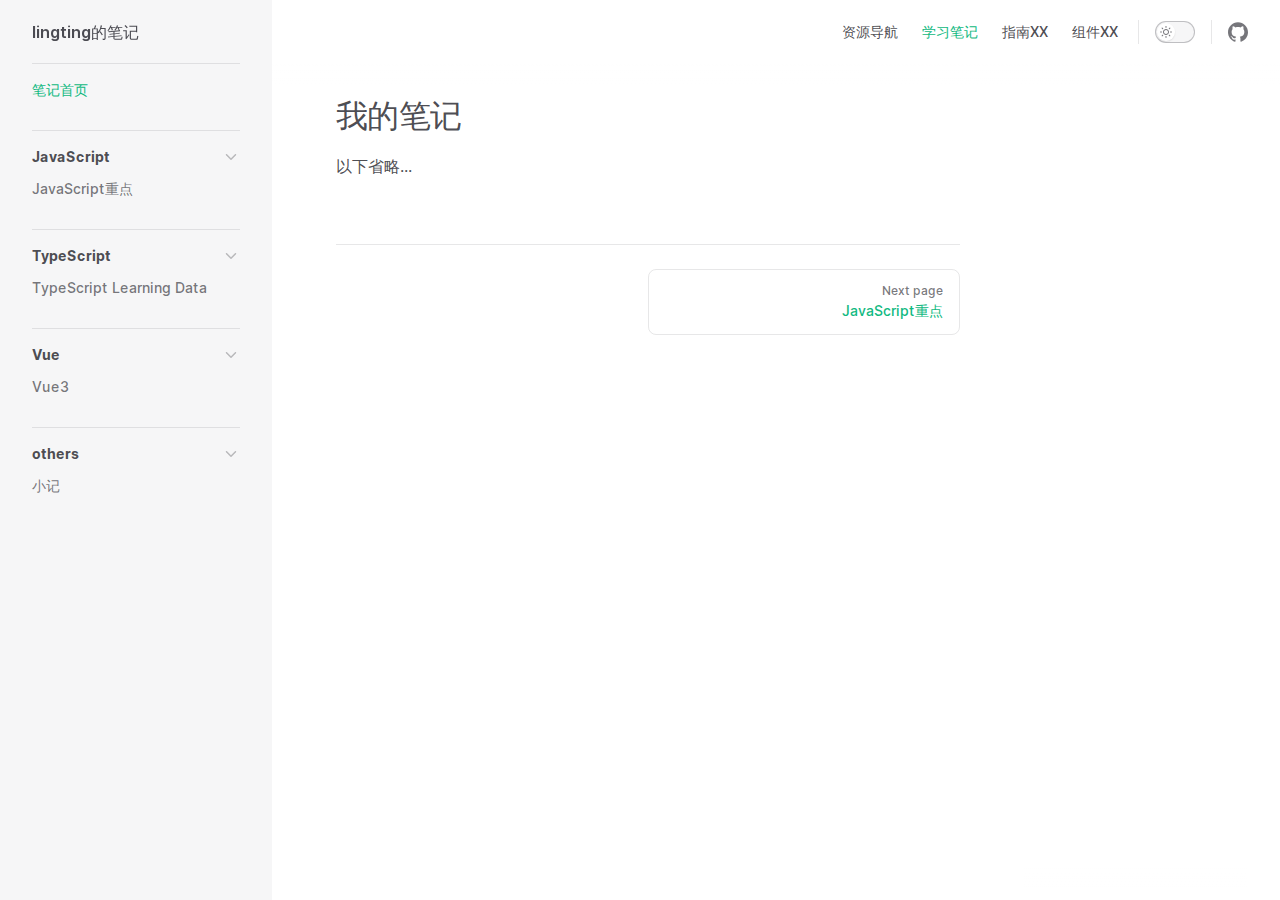
<file: note/index.html>
<!DOCTYPE html>
<html lang="en-US" dir="ltr">
  <head>
    <meta charset="utf-8">
    <meta name="viewport" content="width=device-width,initial-scale=1">
    <title>我的笔记 | VitePress</title>
    <meta name="description" content="A VitePress site">
    <link rel="preload stylesheet" href="/assets/style.3e254407.css" as="style">
    <link rel="modulepreload" href="/assets/app.14ef997c.js">
    <link rel="modulepreload" href="/assets/note_index.md.faaba038.lean.js">
    
    <link rel="icon" href="/logo.png">
  <script id="check-dark-light">(()=>{const e=localStorage.getItem("vitepress-theme-appearance")||"",a=window.matchMedia("(prefers-color-scheme: dark)").matches;(!e||e==="auto"?a:e==="dark")&&document.documentElement.classList.add("dark")})();</script>
  </head>
  <body>
    <div id="app"><div class="Layout" data-v-ee3dee18><!--[--><!--]--><!--[--><span tabindex="-1" data-v-fad0110d></span><a href="#VPContent" class="VPSkipLink visually-hidden" data-v-fad0110d> Skip to content </a><!--]--><!----><header class="VPNav" data-v-ee3dee18 data-v-22fc5b07><div class="VPNavBar has-sidebar" data-v-22fc5b07 data-v-0fbc10c4><div class="container" data-v-0fbc10c4><div class="title" data-v-0fbc10c4><div class="VPNavBarTitle has-sidebar" data-v-0fbc10c4 data-v-d48dd7a9><a class="title" href="/" data-v-d48dd7a9><!--[--><!--]--><!----><!--[-->lingting的笔记<!--]--><!--[--><!--]--></a></div></div><div class="content" data-v-0fbc10c4><div class="curtain" data-v-0fbc10c4></div><div class="content-body" data-v-0fbc10c4><!--[--><!--]--><!----><nav aria-labelledby="main-nav-aria-label" class="VPNavBarMenu menu" data-v-0fbc10c4 data-v-d47b0ab5><span id="main-nav-aria-label" class="visually-hidden" data-v-d47b0ab5>Main Navigation</span><!--[--><!--[--><a class="VPLink link VPNavBarMenuLink" href="/nav/" data-v-d47b0ab5 data-v-4058e925 data-v-8bf16e4e><!--[-->资源导航<!--]--><!----></a><!--]--><!--[--><a class="VPLink link VPNavBarMenuLink active" href="/note/" data-v-d47b0ab5 data-v-4058e925 data-v-8bf16e4e><!--[-->学习笔记<!--]--><!----></a><!--]--><!--[--><a class="VPLink link VPNavBarMenuLink" href="/guild/installation/" data-v-d47b0ab5 data-v-4058e925 data-v-8bf16e4e><!--[-->指南XX<!--]--><!----></a><!--]--><!--[--><a class="VPLink link VPNavBarMenuLink" href="/components/button/" data-v-d47b0ab5 data-v-4058e925 data-v-8bf16e4e><!--[-->组件XX<!--]--><!----></a><!--]--><!--]--></nav><!----><div class="VPNavBarAppearance appearance" data-v-0fbc10c4 data-v-43c63992><button class="VPSwitch VPSwitchAppearance" type="button" role="switch" aria-label="toggle dark mode" aria-checked="false" data-v-43c63992 data-v-db9c8ee4 data-v-27db4621><span class="check" data-v-27db4621><span class="icon" data-v-27db4621><!--[--><svg xmlns="http://www.w3.org/2000/svg" aria-hidden="true" focusable="false" viewbox="0 0 24 24" class="sun" data-v-db9c8ee4><path d="M12,18c-3.3,0-6-2.7-6-6s2.7-6,6-6s6,2.7,6,6S15.3,18,12,18zM12,8c-2.2,0-4,1.8-4,4c0,2.2,1.8,4,4,4c2.2,0,4-1.8,4-4C16,9.8,14.2,8,12,8z"></path><path d="M12,4c-0.6,0-1-0.4-1-1V1c0-0.6,0.4-1,1-1s1,0.4,1,1v2C13,3.6,12.6,4,12,4z"></path><path d="M12,24c-0.6,0-1-0.4-1-1v-2c0-0.6,0.4-1,1-1s1,0.4,1,1v2C13,23.6,12.6,24,12,24z"></path><path d="M5.6,6.6c-0.3,0-0.5-0.1-0.7-0.3L3.5,4.9c-0.4-0.4-0.4-1,0-1.4s1-0.4,1.4,0l1.4,1.4c0.4,0.4,0.4,1,0,1.4C6.2,6.5,5.9,6.6,5.6,6.6z"></path><path d="M19.8,20.8c-0.3,0-0.5-0.1-0.7-0.3l-1.4-1.4c-0.4-0.4-0.4-1,0-1.4s1-0.4,1.4,0l1.4,1.4c0.4,0.4,0.4,1,0,1.4C20.3,20.7,20,20.8,19.8,20.8z"></path><path d="M3,13H1c-0.6,0-1-0.4-1-1s0.4-1,1-1h2c0.6,0,1,0.4,1,1S3.6,13,3,13z"></path><path d="M23,13h-2c-0.6,0-1-0.4-1-1s0.4-1,1-1h2c0.6,0,1,0.4,1,1S23.6,13,23,13z"></path><path d="M4.2,20.8c-0.3,0-0.5-0.1-0.7-0.3c-0.4-0.4-0.4-1,0-1.4l1.4-1.4c0.4-0.4,1-0.4,1.4,0s0.4,1,0,1.4l-1.4,1.4C4.7,20.7,4.5,20.8,4.2,20.8z"></path><path d="M18.4,6.6c-0.3,0-0.5-0.1-0.7-0.3c-0.4-0.4-0.4-1,0-1.4l1.4-1.4c0.4-0.4,1-0.4,1.4,0s0.4,1,0,1.4l-1.4,1.4C18.9,6.5,18.6,6.6,18.4,6.6z"></path></svg><svg xmlns="http://www.w3.org/2000/svg" aria-hidden="true" focusable="false" viewbox="0 0 24 24" class="moon" data-v-db9c8ee4><path d="M12.1,22c-0.3,0-0.6,0-0.9,0c-5.5-0.5-9.5-5.4-9-10.9c0.4-4.8,4.2-8.6,9-9c0.4,0,0.8,0.2,1,0.5c0.2,0.3,0.2,0.8-0.1,1.1c-2,2.7-1.4,6.4,1.3,8.4c2.1,1.6,5,1.6,7.1,0c0.3-0.2,0.7-0.3,1.1-0.1c0.3,0.2,0.5,0.6,0.5,1c-0.2,2.7-1.5,5.1-3.6,6.8C16.6,21.2,14.4,22,12.1,22zM9.3,4.4c-2.9,1-5,3.6-5.2,6.8c-0.4,4.4,2.8,8.3,7.2,8.7c2.1,0.2,4.2-0.4,5.8-1.8c1.1-0.9,1.9-2.1,2.4-3.4c-2.5,0.9-5.3,0.5-7.5-1.1C9.2,11.4,8.1,7.7,9.3,4.4z"></path></svg><!--]--></span></span></button></div><div class="VPSocialLinks VPNavBarSocialLinks social-links" data-v-0fbc10c4 data-v-85d459da data-v-51015b81><!--[--><a class="VPSocialLink" href="https://github.com/lingtingAG/vitepressdemo" target="_blank" rel="noopener" data-v-51015b81 data-v-70d1d21a><svg role="img" viewBox="0 0 24 24" xmlns="http://www.w3.org/2000/svg"><title>GitHub</title><path d="M12 .297c-6.63 0-12 5.373-12 12 0 5.303 3.438 9.8 8.205 11.385.6.113.82-.258.82-.577 0-.285-.01-1.04-.015-2.04-3.338.724-4.042-1.61-4.042-1.61C4.422 18.07 3.633 17.7 3.633 17.7c-1.087-.744.084-.729.084-.729 1.205.084 1.838 1.236 1.838 1.236 1.07 1.835 2.809 1.305 3.495.998.108-.776.417-1.305.76-1.605-2.665-.3-5.466-1.332-5.466-5.93 0-1.31.465-2.38 1.235-3.22-.135-.303-.54-1.523.105-3.176 0 0 1.005-.322 3.3 1.23.96-.267 1.98-.399 3-.405 1.02.006 2.04.138 3 .405 2.28-1.552 3.285-1.23 3.285-1.23.645 1.653.24 2.873.12 3.176.765.84 1.23 1.91 1.23 3.22 0 4.61-2.805 5.625-5.475 5.92.42.36.81 1.096.81 2.22 0 1.606-.015 2.896-.015 3.286 0 .315.21.69.825.57C20.565 22.092 24 17.592 24 12.297c0-6.627-5.373-12-12-12"/></svg></a><!--]--></div><div class="VPFlyout VPNavBarExtra extra" data-v-0fbc10c4 data-v-fe30e8a6 data-v-aa1d4e10><button type="button" class="button" aria-haspopup="true" aria-expanded="false" aria-label="extra navigation" data-v-aa1d4e10><svg xmlns="http://www.w3.org/2000/svg" aria-hidden="true" focusable="false" viewbox="0 0 24 24" class="icon" data-v-aa1d4e10><circle cx="12" cy="12" r="2"></circle><circle cx="19" cy="12" r="2"></circle><circle cx="5" cy="12" r="2"></circle></svg></button><div class="menu" data-v-aa1d4e10><div class="VPMenu" data-v-aa1d4e10 data-v-95880b1a><!----><!--[--><!--[--><!----><div class="group" data-v-fe30e8a6><div class="item appearance" data-v-fe30e8a6><p class="label" data-v-fe30e8a6>Appearance</p><div class="appearance-action" data-v-fe30e8a6><button class="VPSwitch VPSwitchAppearance" type="button" role="switch" aria-label="toggle dark mode" aria-checked="false" data-v-fe30e8a6 data-v-db9c8ee4 data-v-27db4621><span class="check" data-v-27db4621><span class="icon" data-v-27db4621><!--[--><svg xmlns="http://www.w3.org/2000/svg" aria-hidden="true" focusable="false" viewbox="0 0 24 24" class="sun" data-v-db9c8ee4><path d="M12,18c-3.3,0-6-2.7-6-6s2.7-6,6-6s6,2.7,6,6S15.3,18,12,18zM12,8c-2.2,0-4,1.8-4,4c0,2.2,1.8,4,4,4c2.2,0,4-1.8,4-4C16,9.8,14.2,8,12,8z"></path><path d="M12,4c-0.6,0-1-0.4-1-1V1c0-0.6,0.4-1,1-1s1,0.4,1,1v2C13,3.6,12.6,4,12,4z"></path><path d="M12,24c-0.6,0-1-0.4-1-1v-2c0-0.6,0.4-1,1-1s1,0.4,1,1v2C13,23.6,12.6,24,12,24z"></path><path d="M5.6,6.6c-0.3,0-0.5-0.1-0.7-0.3L3.5,4.9c-0.4-0.4-0.4-1,0-1.4s1-0.4,1.4,0l1.4,1.4c0.4,0.4,0.4,1,0,1.4C6.2,6.5,5.9,6.6,5.6,6.6z"></path><path d="M19.8,20.8c-0.3,0-0.5-0.1-0.7-0.3l-1.4-1.4c-0.4-0.4-0.4-1,0-1.4s1-0.4,1.4,0l1.4,1.4c0.4,0.4,0.4,1,0,1.4C20.3,20.7,20,20.8,19.8,20.8z"></path><path d="M3,13H1c-0.6,0-1-0.4-1-1s0.4-1,1-1h2c0.6,0,1,0.4,1,1S3.6,13,3,13z"></path><path d="M23,13h-2c-0.6,0-1-0.4-1-1s0.4-1,1-1h2c0.6,0,1,0.4,1,1S23.6,13,23,13z"></path><path d="M4.2,20.8c-0.3,0-0.5-0.1-0.7-0.3c-0.4-0.4-0.4-1,0-1.4l1.4-1.4c0.4-0.4,1-0.4,1.4,0s0.4,1,0,1.4l-1.4,1.4C4.7,20.7,4.5,20.8,4.2,20.8z"></path><path d="M18.4,6.6c-0.3,0-0.5-0.1-0.7-0.3c-0.4-0.4-0.4-1,0-1.4l1.4-1.4c0.4-0.4,1-0.4,1.4,0s0.4,1,0,1.4l-1.4,1.4C18.9,6.5,18.6,6.6,18.4,6.6z"></path></svg><svg xmlns="http://www.w3.org/2000/svg" aria-hidden="true" focusable="false" viewbox="0 0 24 24" class="moon" data-v-db9c8ee4><path d="M12.1,22c-0.3,0-0.6,0-0.9,0c-5.5-0.5-9.5-5.4-9-10.9c0.4-4.8,4.2-8.6,9-9c0.4,0,0.8,0.2,1,0.5c0.2,0.3,0.2,0.8-0.1,1.1c-2,2.7-1.4,6.4,1.3,8.4c2.1,1.6,5,1.6,7.1,0c0.3-0.2,0.7-0.3,1.1-0.1c0.3,0.2,0.5,0.6,0.5,1c-0.2,2.7-1.5,5.1-3.6,6.8C16.6,21.2,14.4,22,12.1,22zM9.3,4.4c-2.9,1-5,3.6-5.2,6.8c-0.4,4.4,2.8,8.3,7.2,8.7c2.1,0.2,4.2-0.4,5.8-1.8c1.1-0.9,1.9-2.1,2.4-3.4c-2.5,0.9-5.3,0.5-7.5-1.1C9.2,11.4,8.1,7.7,9.3,4.4z"></path></svg><!--]--></span></span></button></div></div></div><div class="group" data-v-fe30e8a6><div class="item social-links" data-v-fe30e8a6><div class="VPSocialLinks social-links-list" data-v-fe30e8a6 data-v-51015b81><!--[--><a class="VPSocialLink" href="https://github.com/lingtingAG/vitepressdemo" target="_blank" rel="noopener" data-v-51015b81 data-v-70d1d21a><svg role="img" viewBox="0 0 24 24" xmlns="http://www.w3.org/2000/svg"><title>GitHub</title><path d="M12 .297c-6.63 0-12 5.373-12 12 0 5.303 3.438 9.8 8.205 11.385.6.113.82-.258.82-.577 0-.285-.01-1.04-.015-2.04-3.338.724-4.042-1.61-4.042-1.61C4.422 18.07 3.633 17.7 3.633 17.7c-1.087-.744.084-.729.084-.729 1.205.084 1.838 1.236 1.838 1.236 1.07 1.835 2.809 1.305 3.495.998.108-.776.417-1.305.76-1.605-2.665-.3-5.466-1.332-5.466-5.93 0-1.31.465-2.38 1.235-3.22-.135-.303-.54-1.523.105-3.176 0 0 1.005-.322 3.3 1.23.96-.267 1.98-.399 3-.405 1.02.006 2.04.138 3 .405 2.28-1.552 3.285-1.23 3.285-1.23.645 1.653.24 2.873.12 3.176.765.84 1.23 1.91 1.23 3.22 0 4.61-2.805 5.625-5.475 5.92.42.36.81 1.096.81 2.22 0 1.606-.015 2.896-.015 3.286 0 .315.21.69.825.57C20.565 22.092 24 17.592 24 12.297c0-6.627-5.373-12-12-12"/></svg></a><!--]--></div></div></div><!--]--><!--]--></div></div></div><!--[--><!--]--><button type="button" class="VPNavBarHamburger hamburger" aria-label="mobile navigation" aria-expanded="false" aria-controls="VPNavScreen" data-v-0fbc10c4 data-v-dd22bab9><span class="container" data-v-dd22bab9><span class="top" data-v-dd22bab9></span><span class="middle" data-v-dd22bab9></span><span class="bottom" data-v-dd22bab9></span></span></button></div></div></div></div><!----></header><div class="VPLocalNav" data-v-ee3dee18 data-v-20f3bc80><button class="menu" aria-expanded="false" aria-controls="VPSidebarNav" data-v-20f3bc80><svg xmlns="http://www.w3.org/2000/svg" aria-hidden="true" focusable="false" viewbox="0 0 24 24" class="menu-icon" data-v-20f3bc80><path d="M17,11H3c-0.6,0-1-0.4-1-1s0.4-1,1-1h14c0.6,0,1,0.4,1,1S17.6,11,17,11z"></path><path d="M21,7H3C2.4,7,2,6.6,2,6s0.4-1,1-1h18c0.6,0,1,0.4,1,1S21.6,7,21,7z"></path><path d="M21,15H3c-0.6,0-1-0.4-1-1s0.4-1,1-1h18c0.6,0,1,0.4,1,1S21.6,15,21,15z"></path><path d="M17,19H3c-0.6,0-1-0.4-1-1s0.4-1,1-1h14c0.6,0,1,0.4,1,1S17.6,19,17,19z"></path></svg><span class="menu-text" data-v-20f3bc80>Menu</span></button><a class="top-link" href="#" data-v-20f3bc80>Return to top</a></div><aside class="VPSidebar" data-v-ee3dee18 data-v-f6226a41><div class="curtain" data-v-f6226a41></div><nav class="nav" id="VPSidebarNav" aria-labelledby="sidebar-aria-label" tabindex="-1" data-v-f6226a41><span class="visually-hidden" id="sidebar-aria-label" data-v-f6226a41> Sidebar Navigation </span><!--[--><!--]--><!--[--><div class="group" data-v-f6226a41><section class="VPSidebarItem level-0 has-active" data-v-f6226a41 data-v-c5008f1c><!----><div class="items" data-v-c5008f1c><!--[--><div class="VPSidebarItem level-1 is-link is-active has-active" data-v-c5008f1c data-v-c5008f1c><div class="item" data-v-c5008f1c><div class="indicator" data-v-c5008f1c></div><a class="VPLink link link" href="/note/" data-v-c5008f1c data-v-8bf16e4e><!--[--><p class="text" data-v-c5008f1c>笔记首页</p><!--]--><!----></a><!----></div><!----></div><!--]--></div></section></div><div class="group" data-v-f6226a41><section class="VPSidebarItem level-0 collapsible" data-v-f6226a41 data-v-c5008f1c><div class="item" role="button" data-v-c5008f1c><div class="indicator" data-v-c5008f1c></div><a class="VPLink link" data-v-c5008f1c data-v-8bf16e4e><!--[--><h2 class="text" data-v-c5008f1c>JavaScript</h2><!--]--><!----></a><div class="caret" role="button" data-v-c5008f1c><svg xmlns="http://www.w3.org/2000/svg" aria-hidden="true" focusable="false" viewbox="0 0 24 24" class="caret-icon" data-v-c5008f1c><path d="M9,19c-0.3,0-0.5-0.1-0.7-0.3c-0.4-0.4-0.4-1,0-1.4l5.3-5.3L8.3,6.7c-0.4-0.4-0.4-1,0-1.4s1-0.4,1.4,0l6,6c0.4,0.4,0.4,1,0,1.4l-6,6C9.5,18.9,9.3,19,9,19z"></path></svg></div></div><div class="items" data-v-c5008f1c><!--[--><div class="VPSidebarItem level-1 is-link" data-v-c5008f1c data-v-c5008f1c><div class="item" data-v-c5008f1c><div class="indicator" data-v-c5008f1c></div><a class="VPLink link link" href="/note/javascript/keypoint/" data-v-c5008f1c data-v-8bf16e4e><!--[--><p class="text" data-v-c5008f1c>JavaScript重点</p><!--]--><!----></a><!----></div><!----></div><!--]--></div></section></div><div class="group" data-v-f6226a41><section class="VPSidebarItem level-0 collapsible" data-v-f6226a41 data-v-c5008f1c><div class="item" role="button" data-v-c5008f1c><div class="indicator" data-v-c5008f1c></div><a class="VPLink link" data-v-c5008f1c data-v-8bf16e4e><!--[--><h2 class="text" data-v-c5008f1c>TypeScript</h2><!--]--><!----></a><div class="caret" role="button" data-v-c5008f1c><svg xmlns="http://www.w3.org/2000/svg" aria-hidden="true" focusable="false" viewbox="0 0 24 24" class="caret-icon" data-v-c5008f1c><path d="M9,19c-0.3,0-0.5-0.1-0.7-0.3c-0.4-0.4-0.4-1,0-1.4l5.3-5.3L8.3,6.7c-0.4-0.4-0.4-1,0-1.4s1-0.4,1.4,0l6,6c0.4,0.4,0.4,1,0,1.4l-6,6C9.5,18.9,9.3,19,9,19z"></path></svg></div></div><div class="items" data-v-c5008f1c><!--[--><div class="VPSidebarItem level-1 is-link" data-v-c5008f1c data-v-c5008f1c><div class="item" data-v-c5008f1c><div class="indicator" data-v-c5008f1c></div><a class="VPLink link link" href="/note/typescript/learning/" data-v-c5008f1c data-v-8bf16e4e><!--[--><p class="text" data-v-c5008f1c>TypeScript Learning Data</p><!--]--><!----></a><!----></div><!----></div><!--]--></div></section></div><div class="group" data-v-f6226a41><section class="VPSidebarItem level-0 collapsible" data-v-f6226a41 data-v-c5008f1c><div class="item" role="button" data-v-c5008f1c><div class="indicator" data-v-c5008f1c></div><a class="VPLink link" data-v-c5008f1c data-v-8bf16e4e><!--[--><h2 class="text" data-v-c5008f1c>Vue</h2><!--]--><!----></a><div class="caret" role="button" data-v-c5008f1c><svg xmlns="http://www.w3.org/2000/svg" aria-hidden="true" focusable="false" viewbox="0 0 24 24" class="caret-icon" data-v-c5008f1c><path d="M9,19c-0.3,0-0.5-0.1-0.7-0.3c-0.4-0.4-0.4-1,0-1.4l5.3-5.3L8.3,6.7c-0.4-0.4-0.4-1,0-1.4s1-0.4,1.4,0l6,6c0.4,0.4,0.4,1,0,1.4l-6,6C9.5,18.9,9.3,19,9,19z"></path></svg></div></div><div class="items" data-v-c5008f1c><!--[--><div class="VPSidebarItem level-1 is-link" data-v-c5008f1c data-v-c5008f1c><div class="item" data-v-c5008f1c><div class="indicator" data-v-c5008f1c></div><a class="VPLink link link" href="/note/vue/" data-v-c5008f1c data-v-8bf16e4e><!--[--><p class="text" data-v-c5008f1c>Vue3</p><!--]--><!----></a><!----></div><!----></div><!--]--></div></section></div><div class="group" data-v-f6226a41><section class="VPSidebarItem level-0 collapsible" data-v-f6226a41 data-v-c5008f1c><div class="item" role="button" data-v-c5008f1c><div class="indicator" data-v-c5008f1c></div><a class="VPLink link" data-v-c5008f1c data-v-8bf16e4e><!--[--><h2 class="text" data-v-c5008f1c>others</h2><!--]--><!----></a><div class="caret" role="button" data-v-c5008f1c><svg xmlns="http://www.w3.org/2000/svg" aria-hidden="true" focusable="false" viewbox="0 0 24 24" class="caret-icon" data-v-c5008f1c><path d="M9,19c-0.3,0-0.5-0.1-0.7-0.3c-0.4-0.4-0.4-1,0-1.4l5.3-5.3L8.3,6.7c-0.4-0.4-0.4-1,0-1.4s1-0.4,1.4,0l6,6c0.4,0.4,0.4,1,0,1.4l-6,6C9.5,18.9,9.3,19,9,19z"></path></svg></div></div><div class="items" data-v-c5008f1c><!--[--><div class="VPSidebarItem level-1 is-link" data-v-c5008f1c data-v-c5008f1c><div class="item" data-v-c5008f1c><div class="indicator" data-v-c5008f1c></div><a class="VPLink link link" href="/note/others/" data-v-c5008f1c data-v-8bf16e4e><!--[--><p class="text" data-v-c5008f1c>小记</p><!--]--><!----></a><!----></div><!----></div><!--]--></div></section></div><!--]--><!--[--><!--]--></nav></aside><div class="VPContent has-sidebar" id="VPContent" data-v-ee3dee18 data-v-6ed498f0><div class="VPDoc has-sidebar has-aside" data-v-6ed498f0 data-v-2092354e><div class="container" data-v-2092354e><div class="aside" data-v-2092354e><div class="aside-curtain" data-v-2092354e></div><div class="aside-container" data-v-2092354e><div class="aside-content" data-v-2092354e><div class="VPDocAside" data-v-2092354e data-v-b5288bc6><!--[--><!--]--><!--[--><!--]--><div class="VPDocAsideOutline" data-v-b5288bc6 data-v-5153e34f><div class="content" data-v-5153e34f><div class="outline-marker" data-v-5153e34f></div><div class="outline-title" data-v-5153e34f>On this page</div><nav aria-labelledby="doc-outline-aria-label" data-v-5153e34f><span class="visually-hidden" id="doc-outline-aria-label" data-v-5153e34f> Table of Contents for current page </span><ul class="root" data-v-5153e34f data-v-f11064de><!--[--><!--]--></ul></nav></div></div><!--[--><!--]--><div class="spacer" data-v-b5288bc6></div><!--[--><!--]--><!----><!--[--><!--]--><!--[--><!--]--></div></div></div></div><div class="content" data-v-2092354e><div class="content-container" data-v-2092354e><!--[--><!--]--><main class="main" data-v-2092354e><div style="position:relative;" class="vp-doc _note_index" data-v-2092354e><div><h1 id="我的笔记" tabindex="-1">我的笔记 <a class="header-anchor" href="#我的笔记" aria-hidden="true">#</a></h1><p>以下省略...</p></div></div></main><!--[--><!--]--><footer class="VPDocFooter" data-v-2092354e data-v-d4125ab2><!----><div class="prev-next" data-v-d4125ab2><div class="pager" data-v-d4125ab2><!----></div><div class="pager" data-v-d4125ab2><a class="pager-link next" href="/note/javascript/keypoint/" data-v-d4125ab2><span class="desc" data-v-d4125ab2>Next page</span><span class="title" data-v-d4125ab2>JavaScript重点</span></a></div></div></footer><!--[--><!--]--></div></div></div></div></div><!----><!--[--><!--]--></div></div>
    <script>__VP_HASH_MAP__ = JSON.parse("{\"components_button_index.md\":\"ac72ffe1\",\"index.md\":\"442c2dcf\",\"guild_quickstart_index.md\":\"bc96786a\",\"note_others_index.md\":\"639f7edf\",\"note_typescript_index.md\":\"7dbaafbe\",\"note_typescript_learning_index.md\":\"e3693252\",\"note_javascript_index.md\":\"16ff39f0\",\"note_css_indx.md\":\"68b8cda5\",\"guild_installation_index.md\":\"f0de6531\",\"note_index.md\":\"faaba038\",\"nav_index.md\":\"1f9ba4c8\",\"note_vue_index.md\":\"e2acfa0b\",\"note_javascript_keypoint_index.md\":\"7f2b43e9\"}")</script>
    <script type="module" async src="/assets/app.14ef997c.js"></script>
    
  </body>
</html>
</file>
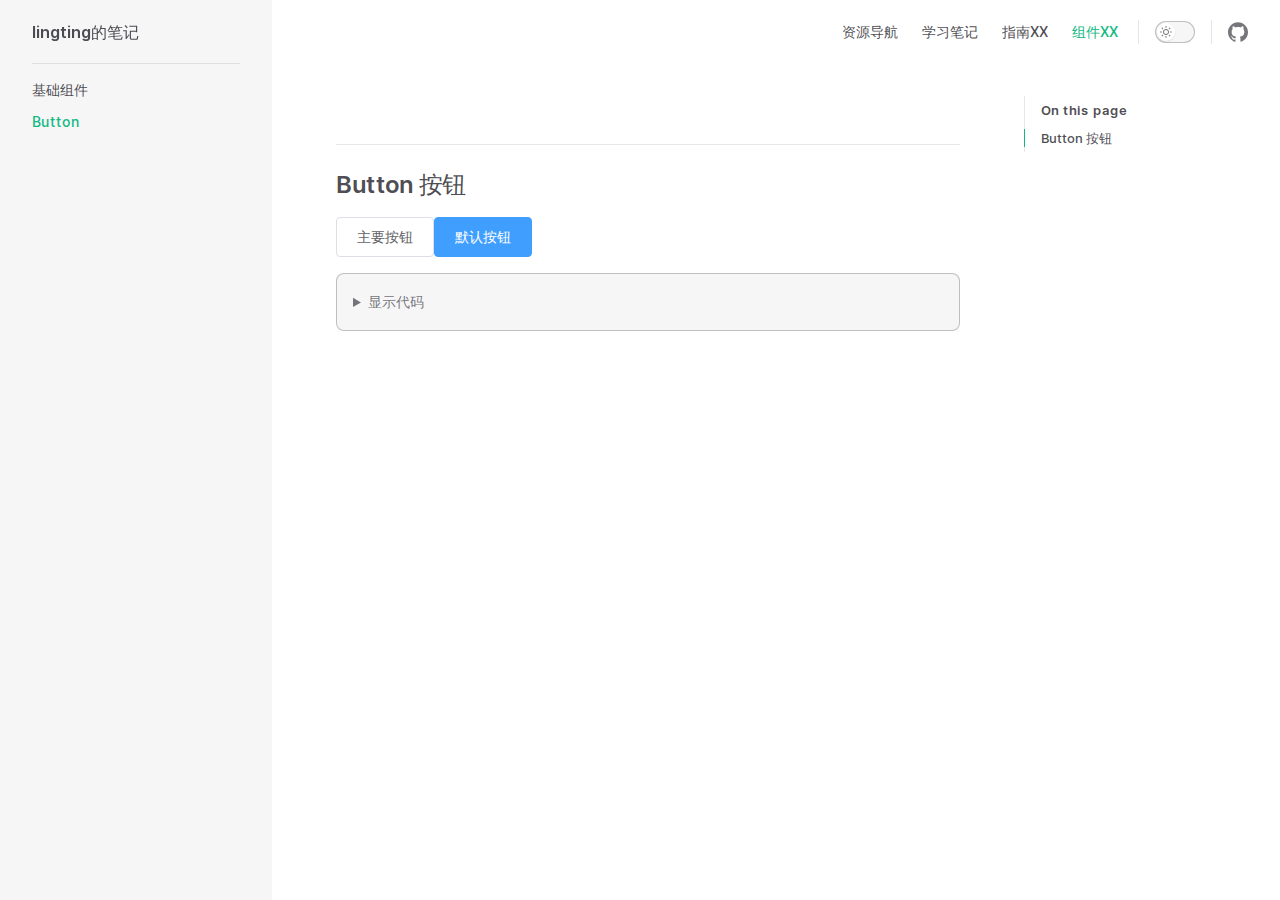
<file: components/button/index.html>
<!DOCTYPE html>
<html lang="en-US" dir="ltr">
  <head>
    <meta charset="utf-8">
    <meta name="viewport" content="width=device-width,initial-scale=1">
    <title>VitePress | VitePress</title>
    <meta name="description" content="A VitePress site">
    <link rel="preload stylesheet" href="/assets/style.3e254407.css" as="style">
    <link rel="modulepreload" href="/assets/app.14ef997c.js">
    <link rel="modulepreload" href="/assets/components_button_index.md.ac72ffe1.lean.js">
    
    <link rel="icon" href="/logo.png">
  <script id="check-dark-light">(()=>{const e=localStorage.getItem("vitepress-theme-appearance")||"",a=window.matchMedia("(prefers-color-scheme: dark)").matches;(!e||e==="auto"?a:e==="dark")&&document.documentElement.classList.add("dark")})();</script>
  </head>
  <body>
    <div id="app"><div class="Layout" data-v-ee3dee18><!--[--><!--]--><!--[--><span tabindex="-1" data-v-fad0110d></span><a href="#VPContent" class="VPSkipLink visually-hidden" data-v-fad0110d> Skip to content </a><!--]--><!----><header class="VPNav" data-v-ee3dee18 data-v-22fc5b07><div class="VPNavBar has-sidebar" data-v-22fc5b07 data-v-0fbc10c4><div class="container" data-v-0fbc10c4><div class="title" data-v-0fbc10c4><div class="VPNavBarTitle has-sidebar" data-v-0fbc10c4 data-v-d48dd7a9><a class="title" href="/" data-v-d48dd7a9><!--[--><!--]--><!----><!--[-->lingting的笔记<!--]--><!--[--><!--]--></a></div></div><div class="content" data-v-0fbc10c4><div class="curtain" data-v-0fbc10c4></div><div class="content-body" data-v-0fbc10c4><!--[--><!--]--><!----><nav aria-labelledby="main-nav-aria-label" class="VPNavBarMenu menu" data-v-0fbc10c4 data-v-d47b0ab5><span id="main-nav-aria-label" class="visually-hidden" data-v-d47b0ab5>Main Navigation</span><!--[--><!--[--><a class="VPLink link VPNavBarMenuLink" href="/nav/" data-v-d47b0ab5 data-v-4058e925 data-v-8bf16e4e><!--[-->资源导航<!--]--><!----></a><!--]--><!--[--><a class="VPLink link VPNavBarMenuLink" href="/note/" data-v-d47b0ab5 data-v-4058e925 data-v-8bf16e4e><!--[-->学习笔记<!--]--><!----></a><!--]--><!--[--><a class="VPLink link VPNavBarMenuLink" href="/guild/installation/" data-v-d47b0ab5 data-v-4058e925 data-v-8bf16e4e><!--[-->指南XX<!--]--><!----></a><!--]--><!--[--><a class="VPLink link VPNavBarMenuLink active" href="/components/button/" data-v-d47b0ab5 data-v-4058e925 data-v-8bf16e4e><!--[-->组件XX<!--]--><!----></a><!--]--><!--]--></nav><!----><div class="VPNavBarAppearance appearance" data-v-0fbc10c4 data-v-43c63992><button class="VPSwitch VPSwitchAppearance" type="button" role="switch" aria-label="toggle dark mode" aria-checked="false" data-v-43c63992 data-v-db9c8ee4 data-v-27db4621><span class="check" data-v-27db4621><span class="icon" data-v-27db4621><!--[--><svg xmlns="http://www.w3.org/2000/svg" aria-hidden="true" focusable="false" viewbox="0 0 24 24" class="sun" data-v-db9c8ee4><path d="M12,18c-3.3,0-6-2.7-6-6s2.7-6,6-6s6,2.7,6,6S15.3,18,12,18zM12,8c-2.2,0-4,1.8-4,4c0,2.2,1.8,4,4,4c2.2,0,4-1.8,4-4C16,9.8,14.2,8,12,8z"></path><path d="M12,4c-0.6,0-1-0.4-1-1V1c0-0.6,0.4-1,1-1s1,0.4,1,1v2C13,3.6,12.6,4,12,4z"></path><path d="M12,24c-0.6,0-1-0.4-1-1v-2c0-0.6,0.4-1,1-1s1,0.4,1,1v2C13,23.6,12.6,24,12,24z"></path><path d="M5.6,6.6c-0.3,0-0.5-0.1-0.7-0.3L3.5,4.9c-0.4-0.4-0.4-1,0-1.4s1-0.4,1.4,0l1.4,1.4c0.4,0.4,0.4,1,0,1.4C6.2,6.5,5.9,6.6,5.6,6.6z"></path><path d="M19.8,20.8c-0.3,0-0.5-0.1-0.7-0.3l-1.4-1.4c-0.4-0.4-0.4-1,0-1.4s1-0.4,1.4,0l1.4,1.4c0.4,0.4,0.4,1,0,1.4C20.3,20.7,20,20.8,19.8,20.8z"></path><path d="M3,13H1c-0.6,0-1-0.4-1-1s0.4-1,1-1h2c0.6,0,1,0.4,1,1S3.6,13,3,13z"></path><path d="M23,13h-2c-0.6,0-1-0.4-1-1s0.4-1,1-1h2c0.6,0,1,0.4,1,1S23.6,13,23,13z"></path><path d="M4.2,20.8c-0.3,0-0.5-0.1-0.7-0.3c-0.4-0.4-0.4-1,0-1.4l1.4-1.4c0.4-0.4,1-0.4,1.4,0s0.4,1,0,1.4l-1.4,1.4C4.7,20.7,4.5,20.8,4.2,20.8z"></path><path d="M18.4,6.6c-0.3,0-0.5-0.1-0.7-0.3c-0.4-0.4-0.4-1,0-1.4l1.4-1.4c0.4-0.4,1-0.4,1.4,0s0.4,1,0,1.4l-1.4,1.4C18.9,6.5,18.6,6.6,18.4,6.6z"></path></svg><svg xmlns="http://www.w3.org/2000/svg" aria-hidden="true" focusable="false" viewbox="0 0 24 24" class="moon" data-v-db9c8ee4><path d="M12.1,22c-0.3,0-0.6,0-0.9,0c-5.5-0.5-9.5-5.4-9-10.9c0.4-4.8,4.2-8.6,9-9c0.4,0,0.8,0.2,1,0.5c0.2,0.3,0.2,0.8-0.1,1.1c-2,2.7-1.4,6.4,1.3,8.4c2.1,1.6,5,1.6,7.1,0c0.3-0.2,0.7-0.3,1.1-0.1c0.3,0.2,0.5,0.6,0.5,1c-0.2,2.7-1.5,5.1-3.6,6.8C16.6,21.2,14.4,22,12.1,22zM9.3,4.4c-2.9,1-5,3.6-5.2,6.8c-0.4,4.4,2.8,8.3,7.2,8.7c2.1,0.2,4.2-0.4,5.8-1.8c1.1-0.9,1.9-2.1,2.4-3.4c-2.5,0.9-5.3,0.5-7.5-1.1C9.2,11.4,8.1,7.7,9.3,4.4z"></path></svg><!--]--></span></span></button></div><div class="VPSocialLinks VPNavBarSocialLinks social-links" data-v-0fbc10c4 data-v-85d459da data-v-51015b81><!--[--><a class="VPSocialLink" href="https://github.com/lingtingAG/vitepressdemo" target="_blank" rel="noopener" data-v-51015b81 data-v-70d1d21a><svg role="img" viewBox="0 0 24 24" xmlns="http://www.w3.org/2000/svg"><title>GitHub</title><path d="M12 .297c-6.63 0-12 5.373-12 12 0 5.303 3.438 9.8 8.205 11.385.6.113.82-.258.82-.577 0-.285-.01-1.04-.015-2.04-3.338.724-4.042-1.61-4.042-1.61C4.422 18.07 3.633 17.7 3.633 17.7c-1.087-.744.084-.729.084-.729 1.205.084 1.838 1.236 1.838 1.236 1.07 1.835 2.809 1.305 3.495.998.108-.776.417-1.305.76-1.605-2.665-.3-5.466-1.332-5.466-5.93 0-1.31.465-2.38 1.235-3.22-.135-.303-.54-1.523.105-3.176 0 0 1.005-.322 3.3 1.23.96-.267 1.98-.399 3-.405 1.02.006 2.04.138 3 .405 2.28-1.552 3.285-1.23 3.285-1.23.645 1.653.24 2.873.12 3.176.765.84 1.23 1.91 1.23 3.22 0 4.61-2.805 5.625-5.475 5.92.42.36.81 1.096.81 2.22 0 1.606-.015 2.896-.015 3.286 0 .315.21.69.825.57C20.565 22.092 24 17.592 24 12.297c0-6.627-5.373-12-12-12"/></svg></a><!--]--></div><div class="VPFlyout VPNavBarExtra extra" data-v-0fbc10c4 data-v-fe30e8a6 data-v-aa1d4e10><button type="button" class="button" aria-haspopup="true" aria-expanded="false" aria-label="extra navigation" data-v-aa1d4e10><svg xmlns="http://www.w3.org/2000/svg" aria-hidden="true" focusable="false" viewbox="0 0 24 24" class="icon" data-v-aa1d4e10><circle cx="12" cy="12" r="2"></circle><circle cx="19" cy="12" r="2"></circle><circle cx="5" cy="12" r="2"></circle></svg></button><div class="menu" data-v-aa1d4e10><div class="VPMenu" data-v-aa1d4e10 data-v-95880b1a><!----><!--[--><!--[--><!----><div class="group" data-v-fe30e8a6><div class="item appearance" data-v-fe30e8a6><p class="label" data-v-fe30e8a6>Appearance</p><div class="appearance-action" data-v-fe30e8a6><button class="VPSwitch VPSwitchAppearance" type="button" role="switch" aria-label="toggle dark mode" aria-checked="false" data-v-fe30e8a6 data-v-db9c8ee4 data-v-27db4621><span class="check" data-v-27db4621><span class="icon" data-v-27db4621><!--[--><svg xmlns="http://www.w3.org/2000/svg" aria-hidden="true" focusable="false" viewbox="0 0 24 24" class="sun" data-v-db9c8ee4><path d="M12,18c-3.3,0-6-2.7-6-6s2.7-6,6-6s6,2.7,6,6S15.3,18,12,18zM12,8c-2.2,0-4,1.8-4,4c0,2.2,1.8,4,4,4c2.2,0,4-1.8,4-4C16,9.8,14.2,8,12,8z"></path><path d="M12,4c-0.6,0-1-0.4-1-1V1c0-0.6,0.4-1,1-1s1,0.4,1,1v2C13,3.6,12.6,4,12,4z"></path><path d="M12,24c-0.6,0-1-0.4-1-1v-2c0-0.6,0.4-1,1-1s1,0.4,1,1v2C13,23.6,12.6,24,12,24z"></path><path d="M5.6,6.6c-0.3,0-0.5-0.1-0.7-0.3L3.5,4.9c-0.4-0.4-0.4-1,0-1.4s1-0.4,1.4,0l1.4,1.4c0.4,0.4,0.4,1,0,1.4C6.2,6.5,5.9,6.6,5.6,6.6z"></path><path d="M19.8,20.8c-0.3,0-0.5-0.1-0.7-0.3l-1.4-1.4c-0.4-0.4-0.4-1,0-1.4s1-0.4,1.4,0l1.4,1.4c0.4,0.4,0.4,1,0,1.4C20.3,20.7,20,20.8,19.8,20.8z"></path><path d="M3,13H1c-0.6,0-1-0.4-1-1s0.4-1,1-1h2c0.6,0,1,0.4,1,1S3.6,13,3,13z"></path><path d="M23,13h-2c-0.6,0-1-0.4-1-1s0.4-1,1-1h2c0.6,0,1,0.4,1,1S23.6,13,23,13z"></path><path d="M4.2,20.8c-0.3,0-0.5-0.1-0.7-0.3c-0.4-0.4-0.4-1,0-1.4l1.4-1.4c0.4-0.4,1-0.4,1.4,0s0.4,1,0,1.4l-1.4,1.4C4.7,20.7,4.5,20.8,4.2,20.8z"></path><path d="M18.4,6.6c-0.3,0-0.5-0.1-0.7-0.3c-0.4-0.4-0.4-1,0-1.4l1.4-1.4c0.4-0.4,1-0.4,1.4,0s0.4,1,0,1.4l-1.4,1.4C18.9,6.5,18.6,6.6,18.4,6.6z"></path></svg><svg xmlns="http://www.w3.org/2000/svg" aria-hidden="true" focusable="false" viewbox="0 0 24 24" class="moon" data-v-db9c8ee4><path d="M12.1,22c-0.3,0-0.6,0-0.9,0c-5.5-0.5-9.5-5.4-9-10.9c0.4-4.8,4.2-8.6,9-9c0.4,0,0.8,0.2,1,0.5c0.2,0.3,0.2,0.8-0.1,1.1c-2,2.7-1.4,6.4,1.3,8.4c2.1,1.6,5,1.6,7.1,0c0.3-0.2,0.7-0.3,1.1-0.1c0.3,0.2,0.5,0.6,0.5,1c-0.2,2.7-1.5,5.1-3.6,6.8C16.6,21.2,14.4,22,12.1,22zM9.3,4.4c-2.9,1-5,3.6-5.2,6.8c-0.4,4.4,2.8,8.3,7.2,8.7c2.1,0.2,4.2-0.4,5.8-1.8c1.1-0.9,1.9-2.1,2.4-3.4c-2.5,0.9-5.3,0.5-7.5-1.1C9.2,11.4,8.1,7.7,9.3,4.4z"></path></svg><!--]--></span></span></button></div></div></div><div class="group" data-v-fe30e8a6><div class="item social-links" data-v-fe30e8a6><div class="VPSocialLinks social-links-list" data-v-fe30e8a6 data-v-51015b81><!--[--><a class="VPSocialLink" href="https://github.com/lingtingAG/vitepressdemo" target="_blank" rel="noopener" data-v-51015b81 data-v-70d1d21a><svg role="img" viewBox="0 0 24 24" xmlns="http://www.w3.org/2000/svg"><title>GitHub</title><path d="M12 .297c-6.63 0-12 5.373-12 12 0 5.303 3.438 9.8 8.205 11.385.6.113.82-.258.82-.577 0-.285-.01-1.04-.015-2.04-3.338.724-4.042-1.61-4.042-1.61C4.422 18.07 3.633 17.7 3.633 17.7c-1.087-.744.084-.729.084-.729 1.205.084 1.838 1.236 1.838 1.236 1.07 1.835 2.809 1.305 3.495.998.108-.776.417-1.305.76-1.605-2.665-.3-5.466-1.332-5.466-5.93 0-1.31.465-2.38 1.235-3.22-.135-.303-.54-1.523.105-3.176 0 0 1.005-.322 3.3 1.23.96-.267 1.98-.399 3-.405 1.02.006 2.04.138 3 .405 2.28-1.552 3.285-1.23 3.285-1.23.645 1.653.24 2.873.12 3.176.765.84 1.23 1.91 1.23 3.22 0 4.61-2.805 5.625-5.475 5.92.42.36.81 1.096.81 2.22 0 1.606-.015 2.896-.015 3.286 0 .315.21.69.825.57C20.565 22.092 24 17.592 24 12.297c0-6.627-5.373-12-12-12"/></svg></a><!--]--></div></div></div><!--]--><!--]--></div></div></div><!--[--><!--]--><button type="button" class="VPNavBarHamburger hamburger" aria-label="mobile navigation" aria-expanded="false" aria-controls="VPNavScreen" data-v-0fbc10c4 data-v-dd22bab9><span class="container" data-v-dd22bab9><span class="top" data-v-dd22bab9></span><span class="middle" data-v-dd22bab9></span><span class="bottom" data-v-dd22bab9></span></span></button></div></div></div></div><!----></header><div class="VPLocalNav" data-v-ee3dee18 data-v-20f3bc80><button class="menu" aria-expanded="false" aria-controls="VPSidebarNav" data-v-20f3bc80><svg xmlns="http://www.w3.org/2000/svg" aria-hidden="true" focusable="false" viewbox="0 0 24 24" class="menu-icon" data-v-20f3bc80><path d="M17,11H3c-0.6,0-1-0.4-1-1s0.4-1,1-1h14c0.6,0,1,0.4,1,1S17.6,11,17,11z"></path><path d="M21,7H3C2.4,7,2,6.6,2,6s0.4-1,1-1h18c0.6,0,1,0.4,1,1S21.6,7,21,7z"></path><path d="M21,15H3c-0.6,0-1-0.4-1-1s0.4-1,1-1h18c0.6,0,1,0.4,1,1S21.6,15,21,15z"></path><path d="M17,19H3c-0.6,0-1-0.4-1-1s0.4-1,1-1h14c0.6,0,1,0.4,1,1S17.6,19,17,19z"></path></svg><span class="menu-text" data-v-20f3bc80>Menu</span></button><a class="top-link" href="#" data-v-20f3bc80>Return to top</a></div><aside class="VPSidebar" data-v-ee3dee18 data-v-f6226a41><div class="curtain" data-v-f6226a41></div><nav class="nav" id="VPSidebarNav" aria-labelledby="sidebar-aria-label" tabindex="-1" data-v-f6226a41><span class="visually-hidden" id="sidebar-aria-label" data-v-f6226a41> Sidebar Navigation </span><!--[--><!--]--><!--[--><div class="group" data-v-f6226a41><section class="VPSidebarItem level-0 has-active" data-v-f6226a41 data-v-c5008f1c><div class="item" role="button" data-v-c5008f1c><div class="indicator" data-v-c5008f1c></div><a class="VPLink link" data-v-c5008f1c data-v-8bf16e4e><!--[--><h2 class="text" data-v-c5008f1c>基础组件</h2><!--]--><!----></a><!----></div><div class="items" data-v-c5008f1c><!--[--><div class="VPSidebarItem level-1 is-link is-active has-active" data-v-c5008f1c data-v-c5008f1c><div class="item" data-v-c5008f1c><div class="indicator" data-v-c5008f1c></div><a class="VPLink link link" href="/components/button/" data-v-c5008f1c data-v-8bf16e4e><!--[--><p class="text" data-v-c5008f1c>Button</p><!--]--><!----></a><!----></div><!----></div><!--]--></div></section></div><!--]--><!--[--><!--]--></nav></aside><div class="VPContent has-sidebar" id="VPContent" data-v-ee3dee18 data-v-6ed498f0><div class="VPDoc has-sidebar has-aside" data-v-6ed498f0 data-v-2092354e><div class="container" data-v-2092354e><div class="aside" data-v-2092354e><div class="aside-curtain" data-v-2092354e></div><div class="aside-container" data-v-2092354e><div class="aside-content" data-v-2092354e><div class="VPDocAside" data-v-2092354e data-v-b5288bc6><!--[--><!--]--><!--[--><!--]--><div class="VPDocAsideOutline" data-v-b5288bc6 data-v-5153e34f><div class="content" data-v-5153e34f><div class="outline-marker" data-v-5153e34f></div><div class="outline-title" data-v-5153e34f>On this page</div><nav aria-labelledby="doc-outline-aria-label" data-v-5153e34f><span class="visually-hidden" id="doc-outline-aria-label" data-v-5153e34f> Table of Contents for current page </span><ul class="root" data-v-5153e34f data-v-f11064de><!--[--><!--]--></ul></nav></div></div><!--[--><!--]--><div class="spacer" data-v-b5288bc6></div><!--[--><!--]--><!----><!--[--><!--]--><!--[--><!--]--></div></div></div></div><div class="content" data-v-2092354e><div class="content-container" data-v-2092354e><!--[--><!--]--><main class="main" data-v-2092354e><div style="position:relative;" class="vp-doc _components_button_index" data-v-2092354e><div><h2 id="button-按钮" tabindex="-1">Button 按钮 <a class="header-anchor" href="#button-按钮" aria-hidden="true">#</a></h2><div><button class="vp-button"><!--[-->主要按钮<!--]--></button><button class="vp-button vp-button--primary"><!--[-->默认按钮<!--]--></button></div><details class="details custom-block"><summary>显示代码</summary><div class="language-html"><button title="Copy Code" class="copy"></button><span class="lang">html</span><pre class="shiki material-theme-palenight" tabindex="0"><code><span class="line"><span style="color:#89DDFF;">&lt;</span><span style="color:#F07178;">vp-button</span><span style="color:#89DDFF;">&gt;</span><span style="color:#A6ACCD;">默认按钮</span><span style="color:#89DDFF;">&lt;/</span><span style="color:#F07178;">vp-button</span><span style="color:#89DDFF;">&gt;</span><span style="color:#A6ACCD;"> </span></span>
<span class="line"><span style="color:#89DDFF;">&lt;</span><span style="color:#F07178;">vp-button</span><span style="color:#89DDFF;"> </span><span style="color:#C792EA;">type</span><span style="color:#89DDFF;">=</span><span style="color:#89DDFF;">&quot;</span><span style="color:#C3E88D;">primary</span><span style="color:#89DDFF;">&quot;</span><span style="color:#89DDFF;">&gt;</span><span style="color:#A6ACCD;">默认按钮</span><span style="color:#89DDFF;">&lt;/</span><span style="color:#F07178;">vp-button</span><span style="color:#89DDFF;">&gt;</span></span>
<span class="line"></span></code></pre></div></details></div></div></main><!--[--><!--]--><!----><!--[--><!--]--></div></div></div></div></div><!----><!--[--><!--]--></div></div>
    <script>__VP_HASH_MAP__ = JSON.parse("{\"components_button_index.md\":\"ac72ffe1\",\"index.md\":\"442c2dcf\",\"guild_quickstart_index.md\":\"bc96786a\",\"note_others_index.md\":\"639f7edf\",\"note_typescript_index.md\":\"7dbaafbe\",\"note_typescript_learning_index.md\":\"e3693252\",\"note_javascript_index.md\":\"16ff39f0\",\"note_css_indx.md\":\"68b8cda5\",\"guild_installation_index.md\":\"f0de6531\",\"note_index.md\":\"faaba038\",\"nav_index.md\":\"1f9ba4c8\",\"note_vue_index.md\":\"e2acfa0b\",\"note_javascript_keypoint_index.md\":\"7f2b43e9\"}")</script>
    <script type="module" async src="/assets/app.14ef997c.js"></script>
    
  </body>
</html>
</file>
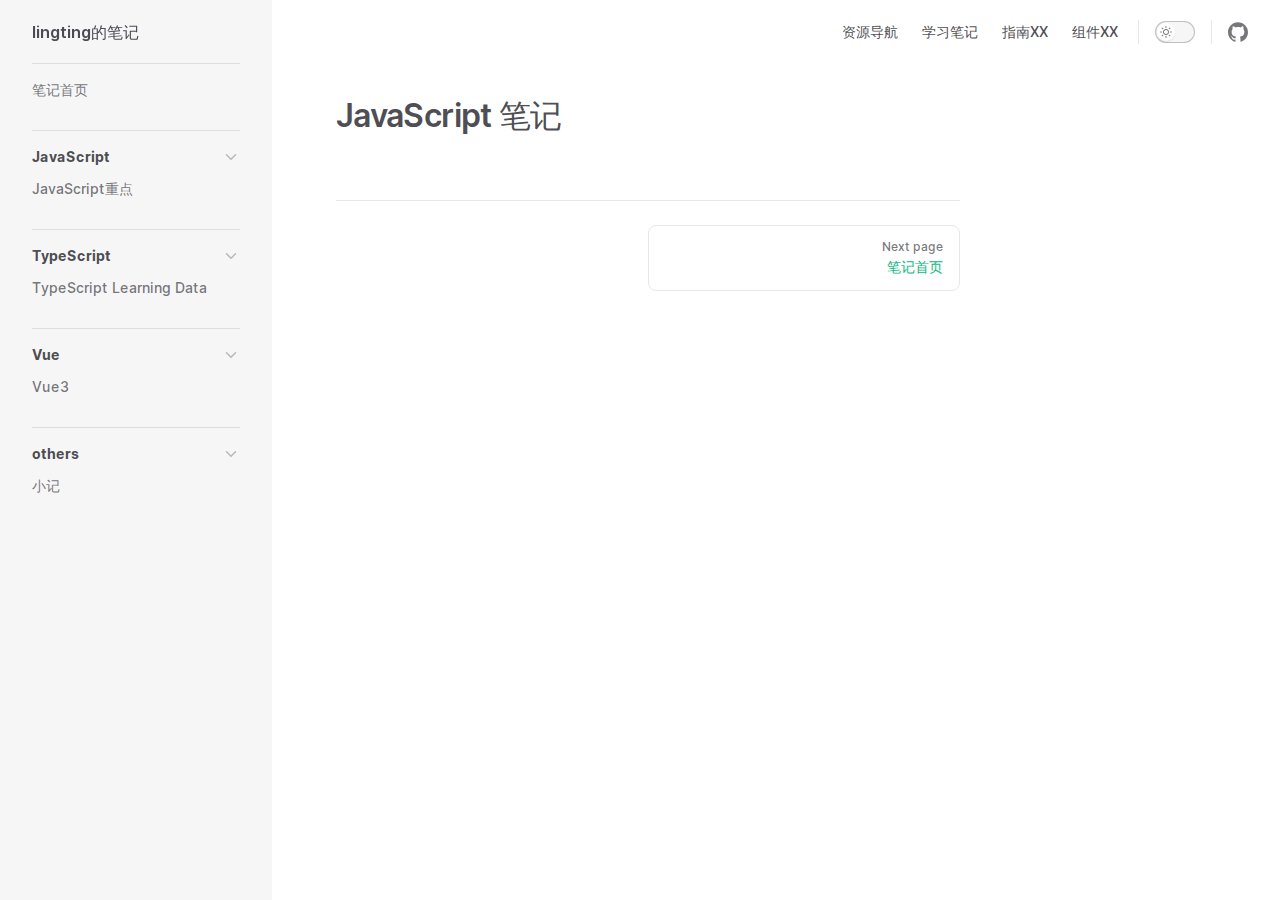
<file: note/javascript/index.html>
<!DOCTYPE html>
<html lang="en-US" dir="ltr">
  <head>
    <meta charset="utf-8">
    <meta name="viewport" content="width=device-width,initial-scale=1">
    <title>JavaScript 笔记 | VitePress</title>
    <meta name="description" content="A VitePress site">
    <link rel="preload stylesheet" href="/assets/style.3e254407.css" as="style">
    <link rel="modulepreload" href="/assets/app.14ef997c.js">
    <link rel="modulepreload" href="/assets/note_javascript_index.md.16ff39f0.lean.js">
    
    <link rel="icon" href="/logo.png">
  <script id="check-dark-light">(()=>{const e=localStorage.getItem("vitepress-theme-appearance")||"",a=window.matchMedia("(prefers-color-scheme: dark)").matches;(!e||e==="auto"?a:e==="dark")&&document.documentElement.classList.add("dark")})();</script>
  </head>
  <body>
    <div id="app"><div class="Layout" data-v-ee3dee18><!--[--><!--]--><!--[--><span tabindex="-1" data-v-fad0110d></span><a href="#VPContent" class="VPSkipLink visually-hidden" data-v-fad0110d> Skip to content </a><!--]--><!----><header class="VPNav" data-v-ee3dee18 data-v-22fc5b07><div class="VPNavBar has-sidebar" data-v-22fc5b07 data-v-0fbc10c4><div class="container" data-v-0fbc10c4><div class="title" data-v-0fbc10c4><div class="VPNavBarTitle has-sidebar" data-v-0fbc10c4 data-v-d48dd7a9><a class="title" href="/" data-v-d48dd7a9><!--[--><!--]--><!----><!--[-->lingting的笔记<!--]--><!--[--><!--]--></a></div></div><div class="content" data-v-0fbc10c4><div class="curtain" data-v-0fbc10c4></div><div class="content-body" data-v-0fbc10c4><!--[--><!--]--><!----><nav aria-labelledby="main-nav-aria-label" class="VPNavBarMenu menu" data-v-0fbc10c4 data-v-d47b0ab5><span id="main-nav-aria-label" class="visually-hidden" data-v-d47b0ab5>Main Navigation</span><!--[--><!--[--><a class="VPLink link VPNavBarMenuLink" href="/nav/" data-v-d47b0ab5 data-v-4058e925 data-v-8bf16e4e><!--[-->资源导航<!--]--><!----></a><!--]--><!--[--><a class="VPLink link VPNavBarMenuLink" href="/note/" data-v-d47b0ab5 data-v-4058e925 data-v-8bf16e4e><!--[-->学习笔记<!--]--><!----></a><!--]--><!--[--><a class="VPLink link VPNavBarMenuLink" href="/guild/installation/" data-v-d47b0ab5 data-v-4058e925 data-v-8bf16e4e><!--[-->指南XX<!--]--><!----></a><!--]--><!--[--><a class="VPLink link VPNavBarMenuLink" href="/components/button/" data-v-d47b0ab5 data-v-4058e925 data-v-8bf16e4e><!--[-->组件XX<!--]--><!----></a><!--]--><!--]--></nav><!----><div class="VPNavBarAppearance appearance" data-v-0fbc10c4 data-v-43c63992><button class="VPSwitch VPSwitchAppearance" type="button" role="switch" aria-label="toggle dark mode" aria-checked="false" data-v-43c63992 data-v-db9c8ee4 data-v-27db4621><span class="check" data-v-27db4621><span class="icon" data-v-27db4621><!--[--><svg xmlns="http://www.w3.org/2000/svg" aria-hidden="true" focusable="false" viewbox="0 0 24 24" class="sun" data-v-db9c8ee4><path d="M12,18c-3.3,0-6-2.7-6-6s2.7-6,6-6s6,2.7,6,6S15.3,18,12,18zM12,8c-2.2,0-4,1.8-4,4c0,2.2,1.8,4,4,4c2.2,0,4-1.8,4-4C16,9.8,14.2,8,12,8z"></path><path d="M12,4c-0.6,0-1-0.4-1-1V1c0-0.6,0.4-1,1-1s1,0.4,1,1v2C13,3.6,12.6,4,12,4z"></path><path d="M12,24c-0.6,0-1-0.4-1-1v-2c0-0.6,0.4-1,1-1s1,0.4,1,1v2C13,23.6,12.6,24,12,24z"></path><path d="M5.6,6.6c-0.3,0-0.5-0.1-0.7-0.3L3.5,4.9c-0.4-0.4-0.4-1,0-1.4s1-0.4,1.4,0l1.4,1.4c0.4,0.4,0.4,1,0,1.4C6.2,6.5,5.9,6.6,5.6,6.6z"></path><path d="M19.8,20.8c-0.3,0-0.5-0.1-0.7-0.3l-1.4-1.4c-0.4-0.4-0.4-1,0-1.4s1-0.4,1.4,0l1.4,1.4c0.4,0.4,0.4,1,0,1.4C20.3,20.7,20,20.8,19.8,20.8z"></path><path d="M3,13H1c-0.6,0-1-0.4-1-1s0.4-1,1-1h2c0.6,0,1,0.4,1,1S3.6,13,3,13z"></path><path d="M23,13h-2c-0.6,0-1-0.4-1-1s0.4-1,1-1h2c0.6,0,1,0.4,1,1S23.6,13,23,13z"></path><path d="M4.2,20.8c-0.3,0-0.5-0.1-0.7-0.3c-0.4-0.4-0.4-1,0-1.4l1.4-1.4c0.4-0.4,1-0.4,1.4,0s0.4,1,0,1.4l-1.4,1.4C4.7,20.7,4.5,20.8,4.2,20.8z"></path><path d="M18.4,6.6c-0.3,0-0.5-0.1-0.7-0.3c-0.4-0.4-0.4-1,0-1.4l1.4-1.4c0.4-0.4,1-0.4,1.4,0s0.4,1,0,1.4l-1.4,1.4C18.9,6.5,18.6,6.6,18.4,6.6z"></path></svg><svg xmlns="http://www.w3.org/2000/svg" aria-hidden="true" focusable="false" viewbox="0 0 24 24" class="moon" data-v-db9c8ee4><path d="M12.1,22c-0.3,0-0.6,0-0.9,0c-5.5-0.5-9.5-5.4-9-10.9c0.4-4.8,4.2-8.6,9-9c0.4,0,0.8,0.2,1,0.5c0.2,0.3,0.2,0.8-0.1,1.1c-2,2.7-1.4,6.4,1.3,8.4c2.1,1.6,5,1.6,7.1,0c0.3-0.2,0.7-0.3,1.1-0.1c0.3,0.2,0.5,0.6,0.5,1c-0.2,2.7-1.5,5.1-3.6,6.8C16.6,21.2,14.4,22,12.1,22zM9.3,4.4c-2.9,1-5,3.6-5.2,6.8c-0.4,4.4,2.8,8.3,7.2,8.7c2.1,0.2,4.2-0.4,5.8-1.8c1.1-0.9,1.9-2.1,2.4-3.4c-2.5,0.9-5.3,0.5-7.5-1.1C9.2,11.4,8.1,7.7,9.3,4.4z"></path></svg><!--]--></span></span></button></div><div class="VPSocialLinks VPNavBarSocialLinks social-links" data-v-0fbc10c4 data-v-85d459da data-v-51015b81><!--[--><a class="VPSocialLink" href="https://github.com/lingtingAG/vitepressdemo" target="_blank" rel="noopener" data-v-51015b81 data-v-70d1d21a><svg role="img" viewBox="0 0 24 24" xmlns="http://www.w3.org/2000/svg"><title>GitHub</title><path d="M12 .297c-6.63 0-12 5.373-12 12 0 5.303 3.438 9.8 8.205 11.385.6.113.82-.258.82-.577 0-.285-.01-1.04-.015-2.04-3.338.724-4.042-1.61-4.042-1.61C4.422 18.07 3.633 17.7 3.633 17.7c-1.087-.744.084-.729.084-.729 1.205.084 1.838 1.236 1.838 1.236 1.07 1.835 2.809 1.305 3.495.998.108-.776.417-1.305.76-1.605-2.665-.3-5.466-1.332-5.466-5.93 0-1.31.465-2.38 1.235-3.22-.135-.303-.54-1.523.105-3.176 0 0 1.005-.322 3.3 1.23.96-.267 1.98-.399 3-.405 1.02.006 2.04.138 3 .405 2.28-1.552 3.285-1.23 3.285-1.23.645 1.653.24 2.873.12 3.176.765.84 1.23 1.91 1.23 3.22 0 4.61-2.805 5.625-5.475 5.92.42.36.81 1.096.81 2.22 0 1.606-.015 2.896-.015 3.286 0 .315.21.69.825.57C20.565 22.092 24 17.592 24 12.297c0-6.627-5.373-12-12-12"/></svg></a><!--]--></div><div class="VPFlyout VPNavBarExtra extra" data-v-0fbc10c4 data-v-fe30e8a6 data-v-aa1d4e10><button type="button" class="button" aria-haspopup="true" aria-expanded="false" aria-label="extra navigation" data-v-aa1d4e10><svg xmlns="http://www.w3.org/2000/svg" aria-hidden="true" focusable="false" viewbox="0 0 24 24" class="icon" data-v-aa1d4e10><circle cx="12" cy="12" r="2"></circle><circle cx="19" cy="12" r="2"></circle><circle cx="5" cy="12" r="2"></circle></svg></button><div class="menu" data-v-aa1d4e10><div class="VPMenu" data-v-aa1d4e10 data-v-95880b1a><!----><!--[--><!--[--><!----><div class="group" data-v-fe30e8a6><div class="item appearance" data-v-fe30e8a6><p class="label" data-v-fe30e8a6>Appearance</p><div class="appearance-action" data-v-fe30e8a6><button class="VPSwitch VPSwitchAppearance" type="button" role="switch" aria-label="toggle dark mode" aria-checked="false" data-v-fe30e8a6 data-v-db9c8ee4 data-v-27db4621><span class="check" data-v-27db4621><span class="icon" data-v-27db4621><!--[--><svg xmlns="http://www.w3.org/2000/svg" aria-hidden="true" focusable="false" viewbox="0 0 24 24" class="sun" data-v-db9c8ee4><path d="M12,18c-3.3,0-6-2.7-6-6s2.7-6,6-6s6,2.7,6,6S15.3,18,12,18zM12,8c-2.2,0-4,1.8-4,4c0,2.2,1.8,4,4,4c2.2,0,4-1.8,4-4C16,9.8,14.2,8,12,8z"></path><path d="M12,4c-0.6,0-1-0.4-1-1V1c0-0.6,0.4-1,1-1s1,0.4,1,1v2C13,3.6,12.6,4,12,4z"></path><path d="M12,24c-0.6,0-1-0.4-1-1v-2c0-0.6,0.4-1,1-1s1,0.4,1,1v2C13,23.6,12.6,24,12,24z"></path><path d="M5.6,6.6c-0.3,0-0.5-0.1-0.7-0.3L3.5,4.9c-0.4-0.4-0.4-1,0-1.4s1-0.4,1.4,0l1.4,1.4c0.4,0.4,0.4,1,0,1.4C6.2,6.5,5.9,6.6,5.6,6.6z"></path><path d="M19.8,20.8c-0.3,0-0.5-0.1-0.7-0.3l-1.4-1.4c-0.4-0.4-0.4-1,0-1.4s1-0.4,1.4,0l1.4,1.4c0.4,0.4,0.4,1,0,1.4C20.3,20.7,20,20.8,19.8,20.8z"></path><path d="M3,13H1c-0.6,0-1-0.4-1-1s0.4-1,1-1h2c0.6,0,1,0.4,1,1S3.6,13,3,13z"></path><path d="M23,13h-2c-0.6,0-1-0.4-1-1s0.4-1,1-1h2c0.6,0,1,0.4,1,1S23.6,13,23,13z"></path><path d="M4.2,20.8c-0.3,0-0.5-0.1-0.7-0.3c-0.4-0.4-0.4-1,0-1.4l1.4-1.4c0.4-0.4,1-0.4,1.4,0s0.4,1,0,1.4l-1.4,1.4C4.7,20.7,4.5,20.8,4.2,20.8z"></path><path d="M18.4,6.6c-0.3,0-0.5-0.1-0.7-0.3c-0.4-0.4-0.4-1,0-1.4l1.4-1.4c0.4-0.4,1-0.4,1.4,0s0.4,1,0,1.4l-1.4,1.4C18.9,6.5,18.6,6.6,18.4,6.6z"></path></svg><svg xmlns="http://www.w3.org/2000/svg" aria-hidden="true" focusable="false" viewbox="0 0 24 24" class="moon" data-v-db9c8ee4><path d="M12.1,22c-0.3,0-0.6,0-0.9,0c-5.5-0.5-9.5-5.4-9-10.9c0.4-4.8,4.2-8.6,9-9c0.4,0,0.8,0.2,1,0.5c0.2,0.3,0.2,0.8-0.1,1.1c-2,2.7-1.4,6.4,1.3,8.4c2.1,1.6,5,1.6,7.1,0c0.3-0.2,0.7-0.3,1.1-0.1c0.3,0.2,0.5,0.6,0.5,1c-0.2,2.7-1.5,5.1-3.6,6.8C16.6,21.2,14.4,22,12.1,22zM9.3,4.4c-2.9,1-5,3.6-5.2,6.8c-0.4,4.4,2.8,8.3,7.2,8.7c2.1,0.2,4.2-0.4,5.8-1.8c1.1-0.9,1.9-2.1,2.4-3.4c-2.5,0.9-5.3,0.5-7.5-1.1C9.2,11.4,8.1,7.7,9.3,4.4z"></path></svg><!--]--></span></span></button></div></div></div><div class="group" data-v-fe30e8a6><div class="item social-links" data-v-fe30e8a6><div class="VPSocialLinks social-links-list" data-v-fe30e8a6 data-v-51015b81><!--[--><a class="VPSocialLink" href="https://github.com/lingtingAG/vitepressdemo" target="_blank" rel="noopener" data-v-51015b81 data-v-70d1d21a><svg role="img" viewBox="0 0 24 24" xmlns="http://www.w3.org/2000/svg"><title>GitHub</title><path d="M12 .297c-6.63 0-12 5.373-12 12 0 5.303 3.438 9.8 8.205 11.385.6.113.82-.258.82-.577 0-.285-.01-1.04-.015-2.04-3.338.724-4.042-1.61-4.042-1.61C4.422 18.07 3.633 17.7 3.633 17.7c-1.087-.744.084-.729.084-.729 1.205.084 1.838 1.236 1.838 1.236 1.07 1.835 2.809 1.305 3.495.998.108-.776.417-1.305.76-1.605-2.665-.3-5.466-1.332-5.466-5.93 0-1.31.465-2.38 1.235-3.22-.135-.303-.54-1.523.105-3.176 0 0 1.005-.322 3.3 1.23.96-.267 1.98-.399 3-.405 1.02.006 2.04.138 3 .405 2.28-1.552 3.285-1.23 3.285-1.23.645 1.653.24 2.873.12 3.176.765.84 1.23 1.91 1.23 3.22 0 4.61-2.805 5.625-5.475 5.92.42.36.81 1.096.81 2.22 0 1.606-.015 2.896-.015 3.286 0 .315.21.69.825.57C20.565 22.092 24 17.592 24 12.297c0-6.627-5.373-12-12-12"/></svg></a><!--]--></div></div></div><!--]--><!--]--></div></div></div><!--[--><!--]--><button type="button" class="VPNavBarHamburger hamburger" aria-label="mobile navigation" aria-expanded="false" aria-controls="VPNavScreen" data-v-0fbc10c4 data-v-dd22bab9><span class="container" data-v-dd22bab9><span class="top" data-v-dd22bab9></span><span class="middle" data-v-dd22bab9></span><span class="bottom" data-v-dd22bab9></span></span></button></div></div></div></div><!----></header><div class="VPLocalNav" data-v-ee3dee18 data-v-20f3bc80><button class="menu" aria-expanded="false" aria-controls="VPSidebarNav" data-v-20f3bc80><svg xmlns="http://www.w3.org/2000/svg" aria-hidden="true" focusable="false" viewbox="0 0 24 24" class="menu-icon" data-v-20f3bc80><path d="M17,11H3c-0.6,0-1-0.4-1-1s0.4-1,1-1h14c0.6,0,1,0.4,1,1S17.6,11,17,11z"></path><path d="M21,7H3C2.4,7,2,6.6,2,6s0.4-1,1-1h18c0.6,0,1,0.4,1,1S21.6,7,21,7z"></path><path d="M21,15H3c-0.6,0-1-0.4-1-1s0.4-1,1-1h18c0.6,0,1,0.4,1,1S21.6,15,21,15z"></path><path d="M17,19H3c-0.6,0-1-0.4-1-1s0.4-1,1-1h14c0.6,0,1,0.4,1,1S17.6,19,17,19z"></path></svg><span class="menu-text" data-v-20f3bc80>Menu</span></button><a class="top-link" href="#" data-v-20f3bc80>Return to top</a></div><aside class="VPSidebar" data-v-ee3dee18 data-v-f6226a41><div class="curtain" data-v-f6226a41></div><nav class="nav" id="VPSidebarNav" aria-labelledby="sidebar-aria-label" tabindex="-1" data-v-f6226a41><span class="visually-hidden" id="sidebar-aria-label" data-v-f6226a41> Sidebar Navigation </span><!--[--><!--]--><!--[--><div class="group" data-v-f6226a41><section class="VPSidebarItem level-0" data-v-f6226a41 data-v-c5008f1c><!----><div class="items" data-v-c5008f1c><!--[--><div class="VPSidebarItem level-1 is-link" data-v-c5008f1c data-v-c5008f1c><div class="item" data-v-c5008f1c><div class="indicator" data-v-c5008f1c></div><a class="VPLink link link" href="/note/" data-v-c5008f1c data-v-8bf16e4e><!--[--><p class="text" data-v-c5008f1c>笔记首页</p><!--]--><!----></a><!----></div><!----></div><!--]--></div></section></div><div class="group" data-v-f6226a41><section class="VPSidebarItem level-0 collapsible" data-v-f6226a41 data-v-c5008f1c><div class="item" role="button" data-v-c5008f1c><div class="indicator" data-v-c5008f1c></div><a class="VPLink link" data-v-c5008f1c data-v-8bf16e4e><!--[--><h2 class="text" data-v-c5008f1c>JavaScript</h2><!--]--><!----></a><div class="caret" role="button" data-v-c5008f1c><svg xmlns="http://www.w3.org/2000/svg" aria-hidden="true" focusable="false" viewbox="0 0 24 24" class="caret-icon" data-v-c5008f1c><path d="M9,19c-0.3,0-0.5-0.1-0.7-0.3c-0.4-0.4-0.4-1,0-1.4l5.3-5.3L8.3,6.7c-0.4-0.4-0.4-1,0-1.4s1-0.4,1.4,0l6,6c0.4,0.4,0.4,1,0,1.4l-6,6C9.5,18.9,9.3,19,9,19z"></path></svg></div></div><div class="items" data-v-c5008f1c><!--[--><div class="VPSidebarItem level-1 is-link" data-v-c5008f1c data-v-c5008f1c><div class="item" data-v-c5008f1c><div class="indicator" data-v-c5008f1c></div><a class="VPLink link link" href="/note/javascript/keypoint/" data-v-c5008f1c data-v-8bf16e4e><!--[--><p class="text" data-v-c5008f1c>JavaScript重点</p><!--]--><!----></a><!----></div><!----></div><!--]--></div></section></div><div class="group" data-v-f6226a41><section class="VPSidebarItem level-0 collapsible" data-v-f6226a41 data-v-c5008f1c><div class="item" role="button" data-v-c5008f1c><div class="indicator" data-v-c5008f1c></div><a class="VPLink link" data-v-c5008f1c data-v-8bf16e4e><!--[--><h2 class="text" data-v-c5008f1c>TypeScript</h2><!--]--><!----></a><div class="caret" role="button" data-v-c5008f1c><svg xmlns="http://www.w3.org/2000/svg" aria-hidden="true" focusable="false" viewbox="0 0 24 24" class="caret-icon" data-v-c5008f1c><path d="M9,19c-0.3,0-0.5-0.1-0.7-0.3c-0.4-0.4-0.4-1,0-1.4l5.3-5.3L8.3,6.7c-0.4-0.4-0.4-1,0-1.4s1-0.4,1.4,0l6,6c0.4,0.4,0.4,1,0,1.4l-6,6C9.5,18.9,9.3,19,9,19z"></path></svg></div></div><div class="items" data-v-c5008f1c><!--[--><div class="VPSidebarItem level-1 is-link" data-v-c5008f1c data-v-c5008f1c><div class="item" data-v-c5008f1c><div class="indicator" data-v-c5008f1c></div><a class="VPLink link link" href="/note/typescript/learning/" data-v-c5008f1c data-v-8bf16e4e><!--[--><p class="text" data-v-c5008f1c>TypeScript Learning Data</p><!--]--><!----></a><!----></div><!----></div><!--]--></div></section></div><div class="group" data-v-f6226a41><section class="VPSidebarItem level-0 collapsible" data-v-f6226a41 data-v-c5008f1c><div class="item" role="button" data-v-c5008f1c><div class="indicator" data-v-c5008f1c></div><a class="VPLink link" data-v-c5008f1c data-v-8bf16e4e><!--[--><h2 class="text" data-v-c5008f1c>Vue</h2><!--]--><!----></a><div class="caret" role="button" data-v-c5008f1c><svg xmlns="http://www.w3.org/2000/svg" aria-hidden="true" focusable="false" viewbox="0 0 24 24" class="caret-icon" data-v-c5008f1c><path d="M9,19c-0.3,0-0.5-0.1-0.7-0.3c-0.4-0.4-0.4-1,0-1.4l5.3-5.3L8.3,6.7c-0.4-0.4-0.4-1,0-1.4s1-0.4,1.4,0l6,6c0.4,0.4,0.4,1,0,1.4l-6,6C9.5,18.9,9.3,19,9,19z"></path></svg></div></div><div class="items" data-v-c5008f1c><!--[--><div class="VPSidebarItem level-1 is-link" data-v-c5008f1c data-v-c5008f1c><div class="item" data-v-c5008f1c><div class="indicator" data-v-c5008f1c></div><a class="VPLink link link" href="/note/vue/" data-v-c5008f1c data-v-8bf16e4e><!--[--><p class="text" data-v-c5008f1c>Vue3</p><!--]--><!----></a><!----></div><!----></div><!--]--></div></section></div><div class="group" data-v-f6226a41><section class="VPSidebarItem level-0 collapsible" data-v-f6226a41 data-v-c5008f1c><div class="item" role="button" data-v-c5008f1c><div class="indicator" data-v-c5008f1c></div><a class="VPLink link" data-v-c5008f1c data-v-8bf16e4e><!--[--><h2 class="text" data-v-c5008f1c>others</h2><!--]--><!----></a><div class="caret" role="button" data-v-c5008f1c><svg xmlns="http://www.w3.org/2000/svg" aria-hidden="true" focusable="false" viewbox="0 0 24 24" class="caret-icon" data-v-c5008f1c><path d="M9,19c-0.3,0-0.5-0.1-0.7-0.3c-0.4-0.4-0.4-1,0-1.4l5.3-5.3L8.3,6.7c-0.4-0.4-0.4-1,0-1.4s1-0.4,1.4,0l6,6c0.4,0.4,0.4,1,0,1.4l-6,6C9.5,18.9,9.3,19,9,19z"></path></svg></div></div><div class="items" data-v-c5008f1c><!--[--><div class="VPSidebarItem level-1 is-link" data-v-c5008f1c data-v-c5008f1c><div class="item" data-v-c5008f1c><div class="indicator" data-v-c5008f1c></div><a class="VPLink link link" href="/note/others/" data-v-c5008f1c data-v-8bf16e4e><!--[--><p class="text" data-v-c5008f1c>小记</p><!--]--><!----></a><!----></div><!----></div><!--]--></div></section></div><!--]--><!--[--><!--]--></nav></aside><div class="VPContent has-sidebar" id="VPContent" data-v-ee3dee18 data-v-6ed498f0><div class="VPDoc has-sidebar has-aside" data-v-6ed498f0 data-v-2092354e><div class="container" data-v-2092354e><div class="aside" data-v-2092354e><div class="aside-curtain" data-v-2092354e></div><div class="aside-container" data-v-2092354e><div class="aside-content" data-v-2092354e><div class="VPDocAside" data-v-2092354e data-v-b5288bc6><!--[--><!--]--><!--[--><!--]--><div class="VPDocAsideOutline" data-v-b5288bc6 data-v-5153e34f><div class="content" data-v-5153e34f><div class="outline-marker" data-v-5153e34f></div><div class="outline-title" data-v-5153e34f>On this page</div><nav aria-labelledby="doc-outline-aria-label" data-v-5153e34f><span class="visually-hidden" id="doc-outline-aria-label" data-v-5153e34f> Table of Contents for current page </span><ul class="root" data-v-5153e34f data-v-f11064de><!--[--><!--]--></ul></nav></div></div><!--[--><!--]--><div class="spacer" data-v-b5288bc6></div><!--[--><!--]--><!----><!--[--><!--]--><!--[--><!--]--></div></div></div></div><div class="content" data-v-2092354e><div class="content-container" data-v-2092354e><!--[--><!--]--><main class="main" data-v-2092354e><div style="position:relative;" class="vp-doc _note_javascript_index" data-v-2092354e><div><h1 id="javascript-笔记" tabindex="-1">JavaScript 笔记 <a class="header-anchor" href="#javascript-笔记" aria-hidden="true">#</a></h1></div></div></main><!--[--><!--]--><footer class="VPDocFooter" data-v-2092354e data-v-d4125ab2><!----><div class="prev-next" data-v-d4125ab2><div class="pager" data-v-d4125ab2><!----></div><div class="pager" data-v-d4125ab2><a class="pager-link next" href="/note/" data-v-d4125ab2><span class="desc" data-v-d4125ab2>Next page</span><span class="title" data-v-d4125ab2>笔记首页</span></a></div></div></footer><!--[--><!--]--></div></div></div></div></div><!----><!--[--><!--]--></div></div>
    <script>__VP_HASH_MAP__ = JSON.parse("{\"components_button_index.md\":\"ac72ffe1\",\"index.md\":\"442c2dcf\",\"guild_quickstart_index.md\":\"bc96786a\",\"note_others_index.md\":\"639f7edf\",\"note_typescript_index.md\":\"7dbaafbe\",\"note_typescript_learning_index.md\":\"e3693252\",\"note_javascript_index.md\":\"16ff39f0\",\"note_css_indx.md\":\"68b8cda5\",\"guild_installation_index.md\":\"f0de6531\",\"note_index.md\":\"faaba038\",\"nav_index.md\":\"1f9ba4c8\",\"note_vue_index.md\":\"e2acfa0b\",\"note_javascript_keypoint_index.md\":\"7f2b43e9\"}")</script>
    <script type="module" async src="/assets/app.14ef997c.js"></script>
    
  </body>
</html>
</file>
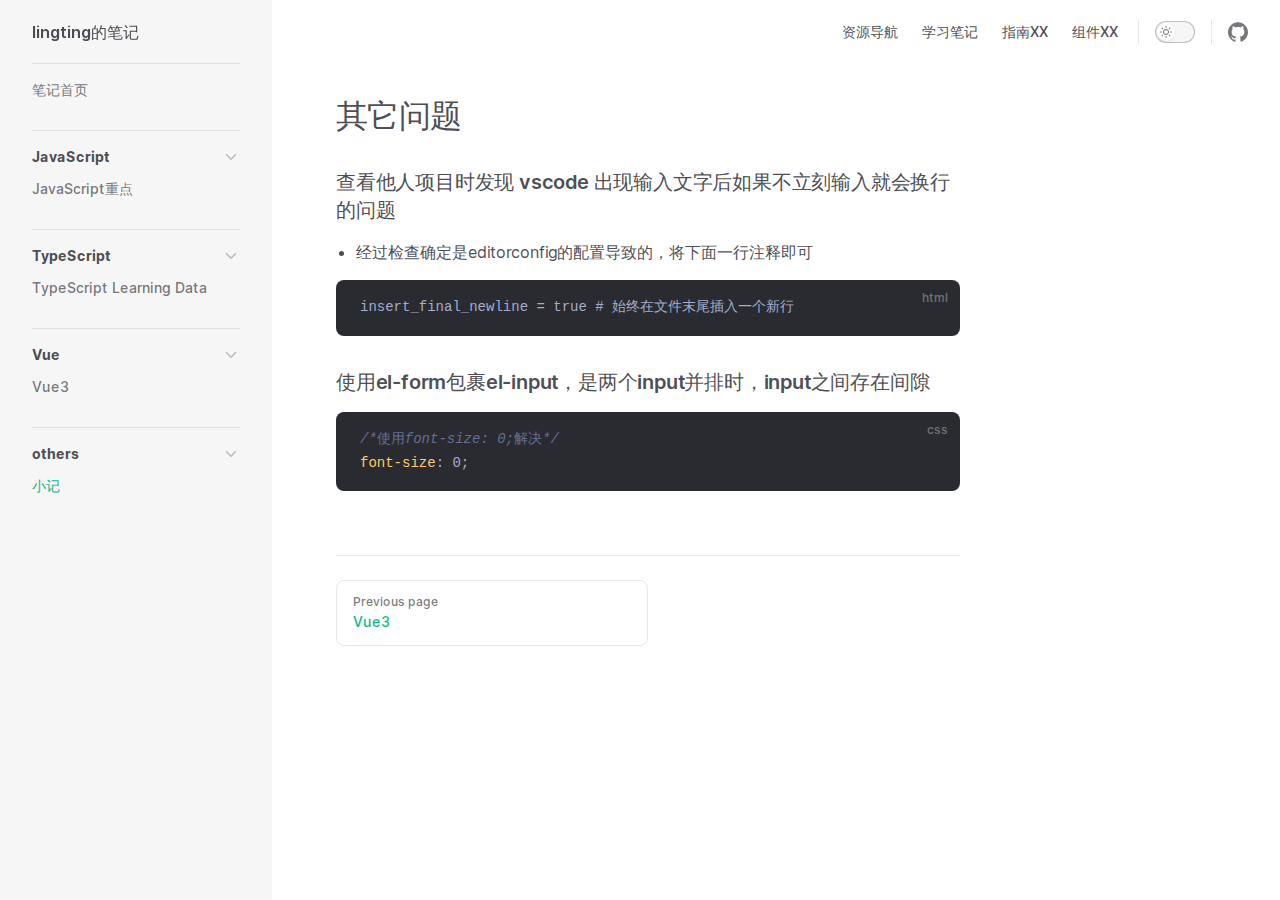
<file: note/others/index.html>
<!DOCTYPE html>
<html lang="en-US" dir="ltr">
  <head>
    <meta charset="utf-8">
    <meta name="viewport" content="width=device-width,initial-scale=1">
    <title>其它问题 | VitePress</title>
    <meta name="description" content="A VitePress site">
    <link rel="preload stylesheet" href="/assets/style.3e254407.css" as="style">
    <link rel="modulepreload" href="/assets/app.14ef997c.js">
    <link rel="modulepreload" href="/assets/note_others_index.md.639f7edf.lean.js">
    
    <link rel="icon" href="/logo.png">
  <script id="check-dark-light">(()=>{const e=localStorage.getItem("vitepress-theme-appearance")||"",a=window.matchMedia("(prefers-color-scheme: dark)").matches;(!e||e==="auto"?a:e==="dark")&&document.documentElement.classList.add("dark")})();</script>
  </head>
  <body>
    <div id="app"><div class="Layout" data-v-ee3dee18><!--[--><!--]--><!--[--><span tabindex="-1" data-v-fad0110d></span><a href="#VPContent" class="VPSkipLink visually-hidden" data-v-fad0110d> Skip to content </a><!--]--><!----><header class="VPNav" data-v-ee3dee18 data-v-22fc5b07><div class="VPNavBar has-sidebar" data-v-22fc5b07 data-v-0fbc10c4><div class="container" data-v-0fbc10c4><div class="title" data-v-0fbc10c4><div class="VPNavBarTitle has-sidebar" data-v-0fbc10c4 data-v-d48dd7a9><a class="title" href="/" data-v-d48dd7a9><!--[--><!--]--><!----><!--[-->lingting的笔记<!--]--><!--[--><!--]--></a></div></div><div class="content" data-v-0fbc10c4><div class="curtain" data-v-0fbc10c4></div><div class="content-body" data-v-0fbc10c4><!--[--><!--]--><!----><nav aria-labelledby="main-nav-aria-label" class="VPNavBarMenu menu" data-v-0fbc10c4 data-v-d47b0ab5><span id="main-nav-aria-label" class="visually-hidden" data-v-d47b0ab5>Main Navigation</span><!--[--><!--[--><a class="VPLink link VPNavBarMenuLink" href="/nav/" data-v-d47b0ab5 data-v-4058e925 data-v-8bf16e4e><!--[-->资源导航<!--]--><!----></a><!--]--><!--[--><a class="VPLink link VPNavBarMenuLink" href="/note/" data-v-d47b0ab5 data-v-4058e925 data-v-8bf16e4e><!--[-->学习笔记<!--]--><!----></a><!--]--><!--[--><a class="VPLink link VPNavBarMenuLink" href="/guild/installation/" data-v-d47b0ab5 data-v-4058e925 data-v-8bf16e4e><!--[-->指南XX<!--]--><!----></a><!--]--><!--[--><a class="VPLink link VPNavBarMenuLink" href="/components/button/" data-v-d47b0ab5 data-v-4058e925 data-v-8bf16e4e><!--[-->组件XX<!--]--><!----></a><!--]--><!--]--></nav><!----><div class="VPNavBarAppearance appearance" data-v-0fbc10c4 data-v-43c63992><button class="VPSwitch VPSwitchAppearance" type="button" role="switch" aria-label="toggle dark mode" aria-checked="false" data-v-43c63992 data-v-db9c8ee4 data-v-27db4621><span class="check" data-v-27db4621><span class="icon" data-v-27db4621><!--[--><svg xmlns="http://www.w3.org/2000/svg" aria-hidden="true" focusable="false" viewbox="0 0 24 24" class="sun" data-v-db9c8ee4><path d="M12,18c-3.3,0-6-2.7-6-6s2.7-6,6-6s6,2.7,6,6S15.3,18,12,18zM12,8c-2.2,0-4,1.8-4,4c0,2.2,1.8,4,4,4c2.2,0,4-1.8,4-4C16,9.8,14.2,8,12,8z"></path><path d="M12,4c-0.6,0-1-0.4-1-1V1c0-0.6,0.4-1,1-1s1,0.4,1,1v2C13,3.6,12.6,4,12,4z"></path><path d="M12,24c-0.6,0-1-0.4-1-1v-2c0-0.6,0.4-1,1-1s1,0.4,1,1v2C13,23.6,12.6,24,12,24z"></path><path d="M5.6,6.6c-0.3,0-0.5-0.1-0.7-0.3L3.5,4.9c-0.4-0.4-0.4-1,0-1.4s1-0.4,1.4,0l1.4,1.4c0.4,0.4,0.4,1,0,1.4C6.2,6.5,5.9,6.6,5.6,6.6z"></path><path d="M19.8,20.8c-0.3,0-0.5-0.1-0.7-0.3l-1.4-1.4c-0.4-0.4-0.4-1,0-1.4s1-0.4,1.4,0l1.4,1.4c0.4,0.4,0.4,1,0,1.4C20.3,20.7,20,20.8,19.8,20.8z"></path><path d="M3,13H1c-0.6,0-1-0.4-1-1s0.4-1,1-1h2c0.6,0,1,0.4,1,1S3.6,13,3,13z"></path><path d="M23,13h-2c-0.6,0-1-0.4-1-1s0.4-1,1-1h2c0.6,0,1,0.4,1,1S23.6,13,23,13z"></path><path d="M4.2,20.8c-0.3,0-0.5-0.1-0.7-0.3c-0.4-0.4-0.4-1,0-1.4l1.4-1.4c0.4-0.4,1-0.4,1.4,0s0.4,1,0,1.4l-1.4,1.4C4.7,20.7,4.5,20.8,4.2,20.8z"></path><path d="M18.4,6.6c-0.3,0-0.5-0.1-0.7-0.3c-0.4-0.4-0.4-1,0-1.4l1.4-1.4c0.4-0.4,1-0.4,1.4,0s0.4,1,0,1.4l-1.4,1.4C18.9,6.5,18.6,6.6,18.4,6.6z"></path></svg><svg xmlns="http://www.w3.org/2000/svg" aria-hidden="true" focusable="false" viewbox="0 0 24 24" class="moon" data-v-db9c8ee4><path d="M12.1,22c-0.3,0-0.6,0-0.9,0c-5.5-0.5-9.5-5.4-9-10.9c0.4-4.8,4.2-8.6,9-9c0.4,0,0.8,0.2,1,0.5c0.2,0.3,0.2,0.8-0.1,1.1c-2,2.7-1.4,6.4,1.3,8.4c2.1,1.6,5,1.6,7.1,0c0.3-0.2,0.7-0.3,1.1-0.1c0.3,0.2,0.5,0.6,0.5,1c-0.2,2.7-1.5,5.1-3.6,6.8C16.6,21.2,14.4,22,12.1,22zM9.3,4.4c-2.9,1-5,3.6-5.2,6.8c-0.4,4.4,2.8,8.3,7.2,8.7c2.1,0.2,4.2-0.4,5.8-1.8c1.1-0.9,1.9-2.1,2.4-3.4c-2.5,0.9-5.3,0.5-7.5-1.1C9.2,11.4,8.1,7.7,9.3,4.4z"></path></svg><!--]--></span></span></button></div><div class="VPSocialLinks VPNavBarSocialLinks social-links" data-v-0fbc10c4 data-v-85d459da data-v-51015b81><!--[--><a class="VPSocialLink" href="https://github.com/lingtingAG/vitepressdemo" target="_blank" rel="noopener" data-v-51015b81 data-v-70d1d21a><svg role="img" viewBox="0 0 24 24" xmlns="http://www.w3.org/2000/svg"><title>GitHub</title><path d="M12 .297c-6.63 0-12 5.373-12 12 0 5.303 3.438 9.8 8.205 11.385.6.113.82-.258.82-.577 0-.285-.01-1.04-.015-2.04-3.338.724-4.042-1.61-4.042-1.61C4.422 18.07 3.633 17.7 3.633 17.7c-1.087-.744.084-.729.084-.729 1.205.084 1.838 1.236 1.838 1.236 1.07 1.835 2.809 1.305 3.495.998.108-.776.417-1.305.76-1.605-2.665-.3-5.466-1.332-5.466-5.93 0-1.31.465-2.38 1.235-3.22-.135-.303-.54-1.523.105-3.176 0 0 1.005-.322 3.3 1.23.96-.267 1.98-.399 3-.405 1.02.006 2.04.138 3 .405 2.28-1.552 3.285-1.23 3.285-1.23.645 1.653.24 2.873.12 3.176.765.84 1.23 1.91 1.23 3.22 0 4.61-2.805 5.625-5.475 5.92.42.36.81 1.096.81 2.22 0 1.606-.015 2.896-.015 3.286 0 .315.21.69.825.57C20.565 22.092 24 17.592 24 12.297c0-6.627-5.373-12-12-12"/></svg></a><!--]--></div><div class="VPFlyout VPNavBarExtra extra" data-v-0fbc10c4 data-v-fe30e8a6 data-v-aa1d4e10><button type="button" class="button" aria-haspopup="true" aria-expanded="false" aria-label="extra navigation" data-v-aa1d4e10><svg xmlns="http://www.w3.org/2000/svg" aria-hidden="true" focusable="false" viewbox="0 0 24 24" class="icon" data-v-aa1d4e10><circle cx="12" cy="12" r="2"></circle><circle cx="19" cy="12" r="2"></circle><circle cx="5" cy="12" r="2"></circle></svg></button><div class="menu" data-v-aa1d4e10><div class="VPMenu" data-v-aa1d4e10 data-v-95880b1a><!----><!--[--><!--[--><!----><div class="group" data-v-fe30e8a6><div class="item appearance" data-v-fe30e8a6><p class="label" data-v-fe30e8a6>Appearance</p><div class="appearance-action" data-v-fe30e8a6><button class="VPSwitch VPSwitchAppearance" type="button" role="switch" aria-label="toggle dark mode" aria-checked="false" data-v-fe30e8a6 data-v-db9c8ee4 data-v-27db4621><span class="check" data-v-27db4621><span class="icon" data-v-27db4621><!--[--><svg xmlns="http://www.w3.org/2000/svg" aria-hidden="true" focusable="false" viewbox="0 0 24 24" class="sun" data-v-db9c8ee4><path d="M12,18c-3.3,0-6-2.7-6-6s2.7-6,6-6s6,2.7,6,6S15.3,18,12,18zM12,8c-2.2,0-4,1.8-4,4c0,2.2,1.8,4,4,4c2.2,0,4-1.8,4-4C16,9.8,14.2,8,12,8z"></path><path d="M12,4c-0.6,0-1-0.4-1-1V1c0-0.6,0.4-1,1-1s1,0.4,1,1v2C13,3.6,12.6,4,12,4z"></path><path d="M12,24c-0.6,0-1-0.4-1-1v-2c0-0.6,0.4-1,1-1s1,0.4,1,1v2C13,23.6,12.6,24,12,24z"></path><path d="M5.6,6.6c-0.3,0-0.5-0.1-0.7-0.3L3.5,4.9c-0.4-0.4-0.4-1,0-1.4s1-0.4,1.4,0l1.4,1.4c0.4,0.4,0.4,1,0,1.4C6.2,6.5,5.9,6.6,5.6,6.6z"></path><path d="M19.8,20.8c-0.3,0-0.5-0.1-0.7-0.3l-1.4-1.4c-0.4-0.4-0.4-1,0-1.4s1-0.4,1.4,0l1.4,1.4c0.4,0.4,0.4,1,0,1.4C20.3,20.7,20,20.8,19.8,20.8z"></path><path d="M3,13H1c-0.6,0-1-0.4-1-1s0.4-1,1-1h2c0.6,0,1,0.4,1,1S3.6,13,3,13z"></path><path d="M23,13h-2c-0.6,0-1-0.4-1-1s0.4-1,1-1h2c0.6,0,1,0.4,1,1S23.6,13,23,13z"></path><path d="M4.2,20.8c-0.3,0-0.5-0.1-0.7-0.3c-0.4-0.4-0.4-1,0-1.4l1.4-1.4c0.4-0.4,1-0.4,1.4,0s0.4,1,0,1.4l-1.4,1.4C4.7,20.7,4.5,20.8,4.2,20.8z"></path><path d="M18.4,6.6c-0.3,0-0.5-0.1-0.7-0.3c-0.4-0.4-0.4-1,0-1.4l1.4-1.4c0.4-0.4,1-0.4,1.4,0s0.4,1,0,1.4l-1.4,1.4C18.9,6.5,18.6,6.6,18.4,6.6z"></path></svg><svg xmlns="http://www.w3.org/2000/svg" aria-hidden="true" focusable="false" viewbox="0 0 24 24" class="moon" data-v-db9c8ee4><path d="M12.1,22c-0.3,0-0.6,0-0.9,0c-5.5-0.5-9.5-5.4-9-10.9c0.4-4.8,4.2-8.6,9-9c0.4,0,0.8,0.2,1,0.5c0.2,0.3,0.2,0.8-0.1,1.1c-2,2.7-1.4,6.4,1.3,8.4c2.1,1.6,5,1.6,7.1,0c0.3-0.2,0.7-0.3,1.1-0.1c0.3,0.2,0.5,0.6,0.5,1c-0.2,2.7-1.5,5.1-3.6,6.8C16.6,21.2,14.4,22,12.1,22zM9.3,4.4c-2.9,1-5,3.6-5.2,6.8c-0.4,4.4,2.8,8.3,7.2,8.7c2.1,0.2,4.2-0.4,5.8-1.8c1.1-0.9,1.9-2.1,2.4-3.4c-2.5,0.9-5.3,0.5-7.5-1.1C9.2,11.4,8.1,7.7,9.3,4.4z"></path></svg><!--]--></span></span></button></div></div></div><div class="group" data-v-fe30e8a6><div class="item social-links" data-v-fe30e8a6><div class="VPSocialLinks social-links-list" data-v-fe30e8a6 data-v-51015b81><!--[--><a class="VPSocialLink" href="https://github.com/lingtingAG/vitepressdemo" target="_blank" rel="noopener" data-v-51015b81 data-v-70d1d21a><svg role="img" viewBox="0 0 24 24" xmlns="http://www.w3.org/2000/svg"><title>GitHub</title><path d="M12 .297c-6.63 0-12 5.373-12 12 0 5.303 3.438 9.8 8.205 11.385.6.113.82-.258.82-.577 0-.285-.01-1.04-.015-2.04-3.338.724-4.042-1.61-4.042-1.61C4.422 18.07 3.633 17.7 3.633 17.7c-1.087-.744.084-.729.084-.729 1.205.084 1.838 1.236 1.838 1.236 1.07 1.835 2.809 1.305 3.495.998.108-.776.417-1.305.76-1.605-2.665-.3-5.466-1.332-5.466-5.93 0-1.31.465-2.38 1.235-3.22-.135-.303-.54-1.523.105-3.176 0 0 1.005-.322 3.3 1.23.96-.267 1.98-.399 3-.405 1.02.006 2.04.138 3 .405 2.28-1.552 3.285-1.23 3.285-1.23.645 1.653.24 2.873.12 3.176.765.84 1.23 1.91 1.23 3.22 0 4.61-2.805 5.625-5.475 5.92.42.36.81 1.096.81 2.22 0 1.606-.015 2.896-.015 3.286 0 .315.21.69.825.57C20.565 22.092 24 17.592 24 12.297c0-6.627-5.373-12-12-12"/></svg></a><!--]--></div></div></div><!--]--><!--]--></div></div></div><!--[--><!--]--><button type="button" class="VPNavBarHamburger hamburger" aria-label="mobile navigation" aria-expanded="false" aria-controls="VPNavScreen" data-v-0fbc10c4 data-v-dd22bab9><span class="container" data-v-dd22bab9><span class="top" data-v-dd22bab9></span><span class="middle" data-v-dd22bab9></span><span class="bottom" data-v-dd22bab9></span></span></button></div></div></div></div><!----></header><div class="VPLocalNav" data-v-ee3dee18 data-v-20f3bc80><button class="menu" aria-expanded="false" aria-controls="VPSidebarNav" data-v-20f3bc80><svg xmlns="http://www.w3.org/2000/svg" aria-hidden="true" focusable="false" viewbox="0 0 24 24" class="menu-icon" data-v-20f3bc80><path d="M17,11H3c-0.6,0-1-0.4-1-1s0.4-1,1-1h14c0.6,0,1,0.4,1,1S17.6,11,17,11z"></path><path d="M21,7H3C2.4,7,2,6.6,2,6s0.4-1,1-1h18c0.6,0,1,0.4,1,1S21.6,7,21,7z"></path><path d="M21,15H3c-0.6,0-1-0.4-1-1s0.4-1,1-1h18c0.6,0,1,0.4,1,1S21.6,15,21,15z"></path><path d="M17,19H3c-0.6,0-1-0.4-1-1s0.4-1,1-1h14c0.6,0,1,0.4,1,1S17.6,19,17,19z"></path></svg><span class="menu-text" data-v-20f3bc80>Menu</span></button><a class="top-link" href="#" data-v-20f3bc80>Return to top</a></div><aside class="VPSidebar" data-v-ee3dee18 data-v-f6226a41><div class="curtain" data-v-f6226a41></div><nav class="nav" id="VPSidebarNav" aria-labelledby="sidebar-aria-label" tabindex="-1" data-v-f6226a41><span class="visually-hidden" id="sidebar-aria-label" data-v-f6226a41> Sidebar Navigation </span><!--[--><!--]--><!--[--><div class="group" data-v-f6226a41><section class="VPSidebarItem level-0" data-v-f6226a41 data-v-c5008f1c><!----><div class="items" data-v-c5008f1c><!--[--><div class="VPSidebarItem level-1 is-link" data-v-c5008f1c data-v-c5008f1c><div class="item" data-v-c5008f1c><div class="indicator" data-v-c5008f1c></div><a class="VPLink link link" href="/note/" data-v-c5008f1c data-v-8bf16e4e><!--[--><p class="text" data-v-c5008f1c>笔记首页</p><!--]--><!----></a><!----></div><!----></div><!--]--></div></section></div><div class="group" data-v-f6226a41><section class="VPSidebarItem level-0 collapsible" data-v-f6226a41 data-v-c5008f1c><div class="item" role="button" data-v-c5008f1c><div class="indicator" data-v-c5008f1c></div><a class="VPLink link" data-v-c5008f1c data-v-8bf16e4e><!--[--><h2 class="text" data-v-c5008f1c>JavaScript</h2><!--]--><!----></a><div class="caret" role="button" data-v-c5008f1c><svg xmlns="http://www.w3.org/2000/svg" aria-hidden="true" focusable="false" viewbox="0 0 24 24" class="caret-icon" data-v-c5008f1c><path d="M9,19c-0.3,0-0.5-0.1-0.7-0.3c-0.4-0.4-0.4-1,0-1.4l5.3-5.3L8.3,6.7c-0.4-0.4-0.4-1,0-1.4s1-0.4,1.4,0l6,6c0.4,0.4,0.4,1,0,1.4l-6,6C9.5,18.9,9.3,19,9,19z"></path></svg></div></div><div class="items" data-v-c5008f1c><!--[--><div class="VPSidebarItem level-1 is-link" data-v-c5008f1c data-v-c5008f1c><div class="item" data-v-c5008f1c><div class="indicator" data-v-c5008f1c></div><a class="VPLink link link" href="/note/javascript/keypoint/" data-v-c5008f1c data-v-8bf16e4e><!--[--><p class="text" data-v-c5008f1c>JavaScript重点</p><!--]--><!----></a><!----></div><!----></div><!--]--></div></section></div><div class="group" data-v-f6226a41><section class="VPSidebarItem level-0 collapsible" data-v-f6226a41 data-v-c5008f1c><div class="item" role="button" data-v-c5008f1c><div class="indicator" data-v-c5008f1c></div><a class="VPLink link" data-v-c5008f1c data-v-8bf16e4e><!--[--><h2 class="text" data-v-c5008f1c>TypeScript</h2><!--]--><!----></a><div class="caret" role="button" data-v-c5008f1c><svg xmlns="http://www.w3.org/2000/svg" aria-hidden="true" focusable="false" viewbox="0 0 24 24" class="caret-icon" data-v-c5008f1c><path d="M9,19c-0.3,0-0.5-0.1-0.7-0.3c-0.4-0.4-0.4-1,0-1.4l5.3-5.3L8.3,6.7c-0.4-0.4-0.4-1,0-1.4s1-0.4,1.4,0l6,6c0.4,0.4,0.4,1,0,1.4l-6,6C9.5,18.9,9.3,19,9,19z"></path></svg></div></div><div class="items" data-v-c5008f1c><!--[--><div class="VPSidebarItem level-1 is-link" data-v-c5008f1c data-v-c5008f1c><div class="item" data-v-c5008f1c><div class="indicator" data-v-c5008f1c></div><a class="VPLink link link" href="/note/typescript/learning/" data-v-c5008f1c data-v-8bf16e4e><!--[--><p class="text" data-v-c5008f1c>TypeScript Learning Data</p><!--]--><!----></a><!----></div><!----></div><!--]--></div></section></div><div class="group" data-v-f6226a41><section class="VPSidebarItem level-0 collapsible" data-v-f6226a41 data-v-c5008f1c><div class="item" role="button" data-v-c5008f1c><div class="indicator" data-v-c5008f1c></div><a class="VPLink link" data-v-c5008f1c data-v-8bf16e4e><!--[--><h2 class="text" data-v-c5008f1c>Vue</h2><!--]--><!----></a><div class="caret" role="button" data-v-c5008f1c><svg xmlns="http://www.w3.org/2000/svg" aria-hidden="true" focusable="false" viewbox="0 0 24 24" class="caret-icon" data-v-c5008f1c><path d="M9,19c-0.3,0-0.5-0.1-0.7-0.3c-0.4-0.4-0.4-1,0-1.4l5.3-5.3L8.3,6.7c-0.4-0.4-0.4-1,0-1.4s1-0.4,1.4,0l6,6c0.4,0.4,0.4,1,0,1.4l-6,6C9.5,18.9,9.3,19,9,19z"></path></svg></div></div><div class="items" data-v-c5008f1c><!--[--><div class="VPSidebarItem level-1 is-link" data-v-c5008f1c data-v-c5008f1c><div class="item" data-v-c5008f1c><div class="indicator" data-v-c5008f1c></div><a class="VPLink link link" href="/note/vue/" data-v-c5008f1c data-v-8bf16e4e><!--[--><p class="text" data-v-c5008f1c>Vue3</p><!--]--><!----></a><!----></div><!----></div><!--]--></div></section></div><div class="group" data-v-f6226a41><section class="VPSidebarItem level-0 collapsible has-active" data-v-f6226a41 data-v-c5008f1c><div class="item" role="button" data-v-c5008f1c><div class="indicator" data-v-c5008f1c></div><a class="VPLink link" data-v-c5008f1c data-v-8bf16e4e><!--[--><h2 class="text" data-v-c5008f1c>others</h2><!--]--><!----></a><div class="caret" role="button" data-v-c5008f1c><svg xmlns="http://www.w3.org/2000/svg" aria-hidden="true" focusable="false" viewbox="0 0 24 24" class="caret-icon" data-v-c5008f1c><path d="M9,19c-0.3,0-0.5-0.1-0.7-0.3c-0.4-0.4-0.4-1,0-1.4l5.3-5.3L8.3,6.7c-0.4-0.4-0.4-1,0-1.4s1-0.4,1.4,0l6,6c0.4,0.4,0.4,1,0,1.4l-6,6C9.5,18.9,9.3,19,9,19z"></path></svg></div></div><div class="items" data-v-c5008f1c><!--[--><div class="VPSidebarItem level-1 is-link is-active has-active" data-v-c5008f1c data-v-c5008f1c><div class="item" data-v-c5008f1c><div class="indicator" data-v-c5008f1c></div><a class="VPLink link link" href="/note/others/" data-v-c5008f1c data-v-8bf16e4e><!--[--><p class="text" data-v-c5008f1c>小记</p><!--]--><!----></a><!----></div><!----></div><!--]--></div></section></div><!--]--><!--[--><!--]--></nav></aside><div class="VPContent has-sidebar" id="VPContent" data-v-ee3dee18 data-v-6ed498f0><div class="VPDoc has-sidebar has-aside" data-v-6ed498f0 data-v-2092354e><div class="container" data-v-2092354e><div class="aside" data-v-2092354e><div class="aside-curtain" data-v-2092354e></div><div class="aside-container" data-v-2092354e><div class="aside-content" data-v-2092354e><div class="VPDocAside" data-v-2092354e data-v-b5288bc6><!--[--><!--]--><!--[--><!--]--><div class="VPDocAsideOutline" data-v-b5288bc6 data-v-5153e34f><div class="content" data-v-5153e34f><div class="outline-marker" data-v-5153e34f></div><div class="outline-title" data-v-5153e34f>On this page</div><nav aria-labelledby="doc-outline-aria-label" data-v-5153e34f><span class="visually-hidden" id="doc-outline-aria-label" data-v-5153e34f> Table of Contents for current page </span><ul class="root" data-v-5153e34f data-v-f11064de><!--[--><!--]--></ul></nav></div></div><!--[--><!--]--><div class="spacer" data-v-b5288bc6></div><!--[--><!--]--><!----><!--[--><!--]--><!--[--><!--]--></div></div></div></div><div class="content" data-v-2092354e><div class="content-container" data-v-2092354e><!--[--><!--]--><main class="main" data-v-2092354e><div style="position:relative;" class="vp-doc _note_others_index" data-v-2092354e><div><h1 id="其它问题" tabindex="-1">其它问题 <a class="header-anchor" href="#其它问题" aria-hidden="true">#</a></h1><h3 id="查看他人项目时发现-vscode-出现输入文字后如果不立刻输入就会换行的问题" tabindex="-1">查看他人项目时发现 vscode 出现输入文字后如果不立刻输入就会换行的问题 <a class="header-anchor" href="#查看他人项目时发现-vscode-出现输入文字后如果不立刻输入就会换行的问题" aria-hidden="true">#</a></h3><ul><li>经过检查确定是editorconfig的配置导致的，将下面一行注释即可</li></ul><div class="language-html"><button title="Copy Code" class="copy"></button><span class="lang">html</span><pre class="shiki material-theme-palenight" tabindex="0"><code><span class="line"><span style="color:#A6ACCD;">insert_final_newline = true # 始终在文件末尾插入一个新行</span></span>
<span class="line"></span></code></pre></div><h3 id="使用el-form包裹el-input-是两个input并排时-input之间存在间隙" tabindex="-1">使用el-form包裹el-input，是两个input并排时，input之间存在间隙 <a class="header-anchor" href="#使用el-form包裹el-input-是两个input并排时-input之间存在间隙" aria-hidden="true">#</a></h3><div class="language-css"><button title="Copy Code" class="copy"></button><span class="lang">css</span><pre class="shiki material-theme-palenight" tabindex="0"><code><span class="line"><span style="color:#676E95;font-style:italic;">/*使用font-size: 0;解决*/</span></span>
<span class="line"><span style="color:#FFCB6B;">font-size</span><span style="color:#A6ACCD;">: 0;</span></span>
<span class="line"></span></code></pre></div></div></div></main><!--[--><!--]--><footer class="VPDocFooter" data-v-2092354e data-v-d4125ab2><!----><div class="prev-next" data-v-d4125ab2><div class="pager" data-v-d4125ab2><a class="pager-link prev" href="/note/vue/" data-v-d4125ab2><span class="desc" data-v-d4125ab2>Previous page</span><span class="title" data-v-d4125ab2>Vue3</span></a></div><div class="has-prev pager" data-v-d4125ab2><!----></div></div></footer><!--[--><!--]--></div></div></div></div></div><!----><!--[--><!--]--></div></div>
    <script>__VP_HASH_MAP__ = JSON.parse("{\"components_button_index.md\":\"ac72ffe1\",\"index.md\":\"442c2dcf\",\"guild_quickstart_index.md\":\"bc96786a\",\"note_others_index.md\":\"639f7edf\",\"note_typescript_index.md\":\"7dbaafbe\",\"note_typescript_learning_index.md\":\"e3693252\",\"note_javascript_index.md\":\"16ff39f0\",\"note_css_indx.md\":\"68b8cda5\",\"guild_installation_index.md\":\"f0de6531\",\"note_index.md\":\"faaba038\",\"nav_index.md\":\"1f9ba4c8\",\"note_vue_index.md\":\"e2acfa0b\",\"note_javascript_keypoint_index.md\":\"7f2b43e9\"}")</script>
    <script type="module" async src="/assets/app.14ef997c.js"></script>
    
  </body>
</html>
</file>
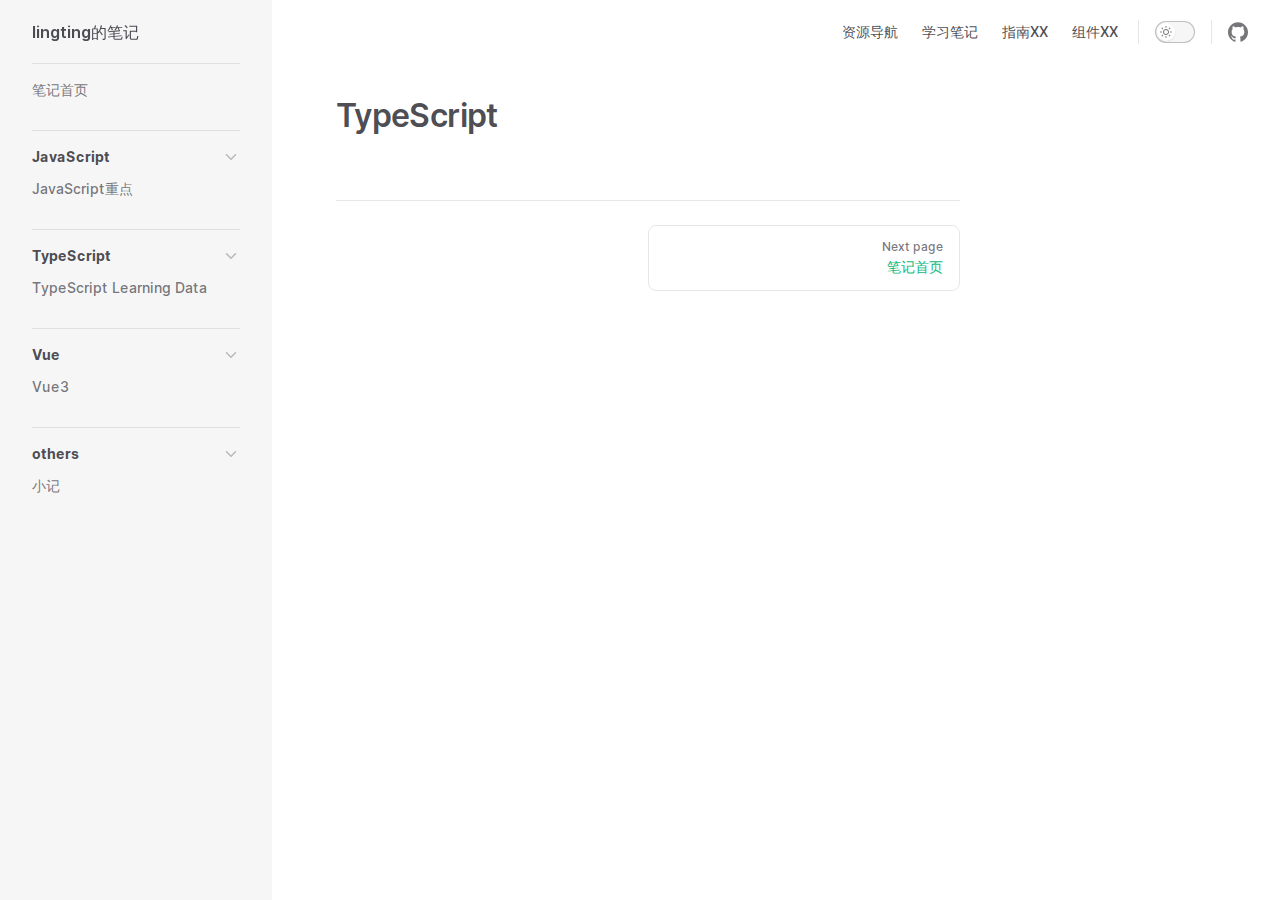
<file: note/typescript/index.html>
<!DOCTYPE html>
<html lang="en-US" dir="ltr">
  <head>
    <meta charset="utf-8">
    <meta name="viewport" content="width=device-width,initial-scale=1">
    <title>TypeScript | VitePress</title>
    <meta name="description" content="A VitePress site">
    <link rel="preload stylesheet" href="/assets/style.3e254407.css" as="style">
    <link rel="modulepreload" href="/assets/app.14ef997c.js">
    <link rel="modulepreload" href="/assets/note_typescript_index.md.7dbaafbe.lean.js">
    
    <link rel="icon" href="/logo.png">
  <script id="check-dark-light">(()=>{const e=localStorage.getItem("vitepress-theme-appearance")||"",a=window.matchMedia("(prefers-color-scheme: dark)").matches;(!e||e==="auto"?a:e==="dark")&&document.documentElement.classList.add("dark")})();</script>
  </head>
  <body>
    <div id="app"><div class="Layout" data-v-ee3dee18><!--[--><!--]--><!--[--><span tabindex="-1" data-v-fad0110d></span><a href="#VPContent" class="VPSkipLink visually-hidden" data-v-fad0110d> Skip to content </a><!--]--><!----><header class="VPNav" data-v-ee3dee18 data-v-22fc5b07><div class="VPNavBar has-sidebar" data-v-22fc5b07 data-v-0fbc10c4><div class="container" data-v-0fbc10c4><div class="title" data-v-0fbc10c4><div class="VPNavBarTitle has-sidebar" data-v-0fbc10c4 data-v-d48dd7a9><a class="title" href="/" data-v-d48dd7a9><!--[--><!--]--><!----><!--[-->lingting的笔记<!--]--><!--[--><!--]--></a></div></div><div class="content" data-v-0fbc10c4><div class="curtain" data-v-0fbc10c4></div><div class="content-body" data-v-0fbc10c4><!--[--><!--]--><!----><nav aria-labelledby="main-nav-aria-label" class="VPNavBarMenu menu" data-v-0fbc10c4 data-v-d47b0ab5><span id="main-nav-aria-label" class="visually-hidden" data-v-d47b0ab5>Main Navigation</span><!--[--><!--[--><a class="VPLink link VPNavBarMenuLink" href="/nav/" data-v-d47b0ab5 data-v-4058e925 data-v-8bf16e4e><!--[-->资源导航<!--]--><!----></a><!--]--><!--[--><a class="VPLink link VPNavBarMenuLink" href="/note/" data-v-d47b0ab5 data-v-4058e925 data-v-8bf16e4e><!--[-->学习笔记<!--]--><!----></a><!--]--><!--[--><a class="VPLink link VPNavBarMenuLink" href="/guild/installation/" data-v-d47b0ab5 data-v-4058e925 data-v-8bf16e4e><!--[-->指南XX<!--]--><!----></a><!--]--><!--[--><a class="VPLink link VPNavBarMenuLink" href="/components/button/" data-v-d47b0ab5 data-v-4058e925 data-v-8bf16e4e><!--[-->组件XX<!--]--><!----></a><!--]--><!--]--></nav><!----><div class="VPNavBarAppearance appearance" data-v-0fbc10c4 data-v-43c63992><button class="VPSwitch VPSwitchAppearance" type="button" role="switch" aria-label="toggle dark mode" aria-checked="false" data-v-43c63992 data-v-db9c8ee4 data-v-27db4621><span class="check" data-v-27db4621><span class="icon" data-v-27db4621><!--[--><svg xmlns="http://www.w3.org/2000/svg" aria-hidden="true" focusable="false" viewbox="0 0 24 24" class="sun" data-v-db9c8ee4><path d="M12,18c-3.3,0-6-2.7-6-6s2.7-6,6-6s6,2.7,6,6S15.3,18,12,18zM12,8c-2.2,0-4,1.8-4,4c0,2.2,1.8,4,4,4c2.2,0,4-1.8,4-4C16,9.8,14.2,8,12,8z"></path><path d="M12,4c-0.6,0-1-0.4-1-1V1c0-0.6,0.4-1,1-1s1,0.4,1,1v2C13,3.6,12.6,4,12,4z"></path><path d="M12,24c-0.6,0-1-0.4-1-1v-2c0-0.6,0.4-1,1-1s1,0.4,1,1v2C13,23.6,12.6,24,12,24z"></path><path d="M5.6,6.6c-0.3,0-0.5-0.1-0.7-0.3L3.5,4.9c-0.4-0.4-0.4-1,0-1.4s1-0.4,1.4,0l1.4,1.4c0.4,0.4,0.4,1,0,1.4C6.2,6.5,5.9,6.6,5.6,6.6z"></path><path d="M19.8,20.8c-0.3,0-0.5-0.1-0.7-0.3l-1.4-1.4c-0.4-0.4-0.4-1,0-1.4s1-0.4,1.4,0l1.4,1.4c0.4,0.4,0.4,1,0,1.4C20.3,20.7,20,20.8,19.8,20.8z"></path><path d="M3,13H1c-0.6,0-1-0.4-1-1s0.4-1,1-1h2c0.6,0,1,0.4,1,1S3.6,13,3,13z"></path><path d="M23,13h-2c-0.6,0-1-0.4-1-1s0.4-1,1-1h2c0.6,0,1,0.4,1,1S23.6,13,23,13z"></path><path d="M4.2,20.8c-0.3,0-0.5-0.1-0.7-0.3c-0.4-0.4-0.4-1,0-1.4l1.4-1.4c0.4-0.4,1-0.4,1.4,0s0.4,1,0,1.4l-1.4,1.4C4.7,20.7,4.5,20.8,4.2,20.8z"></path><path d="M18.4,6.6c-0.3,0-0.5-0.1-0.7-0.3c-0.4-0.4-0.4-1,0-1.4l1.4-1.4c0.4-0.4,1-0.4,1.4,0s0.4,1,0,1.4l-1.4,1.4C18.9,6.5,18.6,6.6,18.4,6.6z"></path></svg><svg xmlns="http://www.w3.org/2000/svg" aria-hidden="true" focusable="false" viewbox="0 0 24 24" class="moon" data-v-db9c8ee4><path d="M12.1,22c-0.3,0-0.6,0-0.9,0c-5.5-0.5-9.5-5.4-9-10.9c0.4-4.8,4.2-8.6,9-9c0.4,0,0.8,0.2,1,0.5c0.2,0.3,0.2,0.8-0.1,1.1c-2,2.7-1.4,6.4,1.3,8.4c2.1,1.6,5,1.6,7.1,0c0.3-0.2,0.7-0.3,1.1-0.1c0.3,0.2,0.5,0.6,0.5,1c-0.2,2.7-1.5,5.1-3.6,6.8C16.6,21.2,14.4,22,12.1,22zM9.3,4.4c-2.9,1-5,3.6-5.2,6.8c-0.4,4.4,2.8,8.3,7.2,8.7c2.1,0.2,4.2-0.4,5.8-1.8c1.1-0.9,1.9-2.1,2.4-3.4c-2.5,0.9-5.3,0.5-7.5-1.1C9.2,11.4,8.1,7.7,9.3,4.4z"></path></svg><!--]--></span></span></button></div><div class="VPSocialLinks VPNavBarSocialLinks social-links" data-v-0fbc10c4 data-v-85d459da data-v-51015b81><!--[--><a class="VPSocialLink" href="https://github.com/lingtingAG/vitepressdemo" target="_blank" rel="noopener" data-v-51015b81 data-v-70d1d21a><svg role="img" viewBox="0 0 24 24" xmlns="http://www.w3.org/2000/svg"><title>GitHub</title><path d="M12 .297c-6.63 0-12 5.373-12 12 0 5.303 3.438 9.8 8.205 11.385.6.113.82-.258.82-.577 0-.285-.01-1.04-.015-2.04-3.338.724-4.042-1.61-4.042-1.61C4.422 18.07 3.633 17.7 3.633 17.7c-1.087-.744.084-.729.084-.729 1.205.084 1.838 1.236 1.838 1.236 1.07 1.835 2.809 1.305 3.495.998.108-.776.417-1.305.76-1.605-2.665-.3-5.466-1.332-5.466-5.93 0-1.31.465-2.38 1.235-3.22-.135-.303-.54-1.523.105-3.176 0 0 1.005-.322 3.3 1.23.96-.267 1.98-.399 3-.405 1.02.006 2.04.138 3 .405 2.28-1.552 3.285-1.23 3.285-1.23.645 1.653.24 2.873.12 3.176.765.84 1.23 1.91 1.23 3.22 0 4.61-2.805 5.625-5.475 5.92.42.36.81 1.096.81 2.22 0 1.606-.015 2.896-.015 3.286 0 .315.21.69.825.57C20.565 22.092 24 17.592 24 12.297c0-6.627-5.373-12-12-12"/></svg></a><!--]--></div><div class="VPFlyout VPNavBarExtra extra" data-v-0fbc10c4 data-v-fe30e8a6 data-v-aa1d4e10><button type="button" class="button" aria-haspopup="true" aria-expanded="false" aria-label="extra navigation" data-v-aa1d4e10><svg xmlns="http://www.w3.org/2000/svg" aria-hidden="true" focusable="false" viewbox="0 0 24 24" class="icon" data-v-aa1d4e10><circle cx="12" cy="12" r="2"></circle><circle cx="19" cy="12" r="2"></circle><circle cx="5" cy="12" r="2"></circle></svg></button><div class="menu" data-v-aa1d4e10><div class="VPMenu" data-v-aa1d4e10 data-v-95880b1a><!----><!--[--><!--[--><!----><div class="group" data-v-fe30e8a6><div class="item appearance" data-v-fe30e8a6><p class="label" data-v-fe30e8a6>Appearance</p><div class="appearance-action" data-v-fe30e8a6><button class="VPSwitch VPSwitchAppearance" type="button" role="switch" aria-label="toggle dark mode" aria-checked="false" data-v-fe30e8a6 data-v-db9c8ee4 data-v-27db4621><span class="check" data-v-27db4621><span class="icon" data-v-27db4621><!--[--><svg xmlns="http://www.w3.org/2000/svg" aria-hidden="true" focusable="false" viewbox="0 0 24 24" class="sun" data-v-db9c8ee4><path d="M12,18c-3.3,0-6-2.7-6-6s2.7-6,6-6s6,2.7,6,6S15.3,18,12,18zM12,8c-2.2,0-4,1.8-4,4c0,2.2,1.8,4,4,4c2.2,0,4-1.8,4-4C16,9.8,14.2,8,12,8z"></path><path d="M12,4c-0.6,0-1-0.4-1-1V1c0-0.6,0.4-1,1-1s1,0.4,1,1v2C13,3.6,12.6,4,12,4z"></path><path d="M12,24c-0.6,0-1-0.4-1-1v-2c0-0.6,0.4-1,1-1s1,0.4,1,1v2C13,23.6,12.6,24,12,24z"></path><path d="M5.6,6.6c-0.3,0-0.5-0.1-0.7-0.3L3.5,4.9c-0.4-0.4-0.4-1,0-1.4s1-0.4,1.4,0l1.4,1.4c0.4,0.4,0.4,1,0,1.4C6.2,6.5,5.9,6.6,5.6,6.6z"></path><path d="M19.8,20.8c-0.3,0-0.5-0.1-0.7-0.3l-1.4-1.4c-0.4-0.4-0.4-1,0-1.4s1-0.4,1.4,0l1.4,1.4c0.4,0.4,0.4,1,0,1.4C20.3,20.7,20,20.8,19.8,20.8z"></path><path d="M3,13H1c-0.6,0-1-0.4-1-1s0.4-1,1-1h2c0.6,0,1,0.4,1,1S3.6,13,3,13z"></path><path d="M23,13h-2c-0.6,0-1-0.4-1-1s0.4-1,1-1h2c0.6,0,1,0.4,1,1S23.6,13,23,13z"></path><path d="M4.2,20.8c-0.3,0-0.5-0.1-0.7-0.3c-0.4-0.4-0.4-1,0-1.4l1.4-1.4c0.4-0.4,1-0.4,1.4,0s0.4,1,0,1.4l-1.4,1.4C4.7,20.7,4.5,20.8,4.2,20.8z"></path><path d="M18.4,6.6c-0.3,0-0.5-0.1-0.7-0.3c-0.4-0.4-0.4-1,0-1.4l1.4-1.4c0.4-0.4,1-0.4,1.4,0s0.4,1,0,1.4l-1.4,1.4C18.9,6.5,18.6,6.6,18.4,6.6z"></path></svg><svg xmlns="http://www.w3.org/2000/svg" aria-hidden="true" focusable="false" viewbox="0 0 24 24" class="moon" data-v-db9c8ee4><path d="M12.1,22c-0.3,0-0.6,0-0.9,0c-5.5-0.5-9.5-5.4-9-10.9c0.4-4.8,4.2-8.6,9-9c0.4,0,0.8,0.2,1,0.5c0.2,0.3,0.2,0.8-0.1,1.1c-2,2.7-1.4,6.4,1.3,8.4c2.1,1.6,5,1.6,7.1,0c0.3-0.2,0.7-0.3,1.1-0.1c0.3,0.2,0.5,0.6,0.5,1c-0.2,2.7-1.5,5.1-3.6,6.8C16.6,21.2,14.4,22,12.1,22zM9.3,4.4c-2.9,1-5,3.6-5.2,6.8c-0.4,4.4,2.8,8.3,7.2,8.7c2.1,0.2,4.2-0.4,5.8-1.8c1.1-0.9,1.9-2.1,2.4-3.4c-2.5,0.9-5.3,0.5-7.5-1.1C9.2,11.4,8.1,7.7,9.3,4.4z"></path></svg><!--]--></span></span></button></div></div></div><div class="group" data-v-fe30e8a6><div class="item social-links" data-v-fe30e8a6><div class="VPSocialLinks social-links-list" data-v-fe30e8a6 data-v-51015b81><!--[--><a class="VPSocialLink" href="https://github.com/lingtingAG/vitepressdemo" target="_blank" rel="noopener" data-v-51015b81 data-v-70d1d21a><svg role="img" viewBox="0 0 24 24" xmlns="http://www.w3.org/2000/svg"><title>GitHub</title><path d="M12 .297c-6.63 0-12 5.373-12 12 0 5.303 3.438 9.8 8.205 11.385.6.113.82-.258.82-.577 0-.285-.01-1.04-.015-2.04-3.338.724-4.042-1.61-4.042-1.61C4.422 18.07 3.633 17.7 3.633 17.7c-1.087-.744.084-.729.084-.729 1.205.084 1.838 1.236 1.838 1.236 1.07 1.835 2.809 1.305 3.495.998.108-.776.417-1.305.76-1.605-2.665-.3-5.466-1.332-5.466-5.93 0-1.31.465-2.38 1.235-3.22-.135-.303-.54-1.523.105-3.176 0 0 1.005-.322 3.3 1.23.96-.267 1.98-.399 3-.405 1.02.006 2.04.138 3 .405 2.28-1.552 3.285-1.23 3.285-1.23.645 1.653.24 2.873.12 3.176.765.84 1.23 1.91 1.23 3.22 0 4.61-2.805 5.625-5.475 5.92.42.36.81 1.096.81 2.22 0 1.606-.015 2.896-.015 3.286 0 .315.21.69.825.57C20.565 22.092 24 17.592 24 12.297c0-6.627-5.373-12-12-12"/></svg></a><!--]--></div></div></div><!--]--><!--]--></div></div></div><!--[--><!--]--><button type="button" class="VPNavBarHamburger hamburger" aria-label="mobile navigation" aria-expanded="false" aria-controls="VPNavScreen" data-v-0fbc10c4 data-v-dd22bab9><span class="container" data-v-dd22bab9><span class="top" data-v-dd22bab9></span><span class="middle" data-v-dd22bab9></span><span class="bottom" data-v-dd22bab9></span></span></button></div></div></div></div><!----></header><div class="VPLocalNav" data-v-ee3dee18 data-v-20f3bc80><button class="menu" aria-expanded="false" aria-controls="VPSidebarNav" data-v-20f3bc80><svg xmlns="http://www.w3.org/2000/svg" aria-hidden="true" focusable="false" viewbox="0 0 24 24" class="menu-icon" data-v-20f3bc80><path d="M17,11H3c-0.6,0-1-0.4-1-1s0.4-1,1-1h14c0.6,0,1,0.4,1,1S17.6,11,17,11z"></path><path d="M21,7H3C2.4,7,2,6.6,2,6s0.4-1,1-1h18c0.6,0,1,0.4,1,1S21.6,7,21,7z"></path><path d="M21,15H3c-0.6,0-1-0.4-1-1s0.4-1,1-1h18c0.6,0,1,0.4,1,1S21.6,15,21,15z"></path><path d="M17,19H3c-0.6,0-1-0.4-1-1s0.4-1,1-1h14c0.6,0,1,0.4,1,1S17.6,19,17,19z"></path></svg><span class="menu-text" data-v-20f3bc80>Menu</span></button><a class="top-link" href="#" data-v-20f3bc80>Return to top</a></div><aside class="VPSidebar" data-v-ee3dee18 data-v-f6226a41><div class="curtain" data-v-f6226a41></div><nav class="nav" id="VPSidebarNav" aria-labelledby="sidebar-aria-label" tabindex="-1" data-v-f6226a41><span class="visually-hidden" id="sidebar-aria-label" data-v-f6226a41> Sidebar Navigation </span><!--[--><!--]--><!--[--><div class="group" data-v-f6226a41><section class="VPSidebarItem level-0" data-v-f6226a41 data-v-c5008f1c><!----><div class="items" data-v-c5008f1c><!--[--><div class="VPSidebarItem level-1 is-link" data-v-c5008f1c data-v-c5008f1c><div class="item" data-v-c5008f1c><div class="indicator" data-v-c5008f1c></div><a class="VPLink link link" href="/note/" data-v-c5008f1c data-v-8bf16e4e><!--[--><p class="text" data-v-c5008f1c>笔记首页</p><!--]--><!----></a><!----></div><!----></div><!--]--></div></section></div><div class="group" data-v-f6226a41><section class="VPSidebarItem level-0 collapsible" data-v-f6226a41 data-v-c5008f1c><div class="item" role="button" data-v-c5008f1c><div class="indicator" data-v-c5008f1c></div><a class="VPLink link" data-v-c5008f1c data-v-8bf16e4e><!--[--><h2 class="text" data-v-c5008f1c>JavaScript</h2><!--]--><!----></a><div class="caret" role="button" data-v-c5008f1c><svg xmlns="http://www.w3.org/2000/svg" aria-hidden="true" focusable="false" viewbox="0 0 24 24" class="caret-icon" data-v-c5008f1c><path d="M9,19c-0.3,0-0.5-0.1-0.7-0.3c-0.4-0.4-0.4-1,0-1.4l5.3-5.3L8.3,6.7c-0.4-0.4-0.4-1,0-1.4s1-0.4,1.4,0l6,6c0.4,0.4,0.4,1,0,1.4l-6,6C9.5,18.9,9.3,19,9,19z"></path></svg></div></div><div class="items" data-v-c5008f1c><!--[--><div class="VPSidebarItem level-1 is-link" data-v-c5008f1c data-v-c5008f1c><div class="item" data-v-c5008f1c><div class="indicator" data-v-c5008f1c></div><a class="VPLink link link" href="/note/javascript/keypoint/" data-v-c5008f1c data-v-8bf16e4e><!--[--><p class="text" data-v-c5008f1c>JavaScript重点</p><!--]--><!----></a><!----></div><!----></div><!--]--></div></section></div><div class="group" data-v-f6226a41><section class="VPSidebarItem level-0 collapsible" data-v-f6226a41 data-v-c5008f1c><div class="item" role="button" data-v-c5008f1c><div class="indicator" data-v-c5008f1c></div><a class="VPLink link" data-v-c5008f1c data-v-8bf16e4e><!--[--><h2 class="text" data-v-c5008f1c>TypeScript</h2><!--]--><!----></a><div class="caret" role="button" data-v-c5008f1c><svg xmlns="http://www.w3.org/2000/svg" aria-hidden="true" focusable="false" viewbox="0 0 24 24" class="caret-icon" data-v-c5008f1c><path d="M9,19c-0.3,0-0.5-0.1-0.7-0.3c-0.4-0.4-0.4-1,0-1.4l5.3-5.3L8.3,6.7c-0.4-0.4-0.4-1,0-1.4s1-0.4,1.4,0l6,6c0.4,0.4,0.4,1,0,1.4l-6,6C9.5,18.9,9.3,19,9,19z"></path></svg></div></div><div class="items" data-v-c5008f1c><!--[--><div class="VPSidebarItem level-1 is-link" data-v-c5008f1c data-v-c5008f1c><div class="item" data-v-c5008f1c><div class="indicator" data-v-c5008f1c></div><a class="VPLink link link" href="/note/typescript/learning/" data-v-c5008f1c data-v-8bf16e4e><!--[--><p class="text" data-v-c5008f1c>TypeScript Learning Data</p><!--]--><!----></a><!----></div><!----></div><!--]--></div></section></div><div class="group" data-v-f6226a41><section class="VPSidebarItem level-0 collapsible" data-v-f6226a41 data-v-c5008f1c><div class="item" role="button" data-v-c5008f1c><div class="indicator" data-v-c5008f1c></div><a class="VPLink link" data-v-c5008f1c data-v-8bf16e4e><!--[--><h2 class="text" data-v-c5008f1c>Vue</h2><!--]--><!----></a><div class="caret" role="button" data-v-c5008f1c><svg xmlns="http://www.w3.org/2000/svg" aria-hidden="true" focusable="false" viewbox="0 0 24 24" class="caret-icon" data-v-c5008f1c><path d="M9,19c-0.3,0-0.5-0.1-0.7-0.3c-0.4-0.4-0.4-1,0-1.4l5.3-5.3L8.3,6.7c-0.4-0.4-0.4-1,0-1.4s1-0.4,1.4,0l6,6c0.4,0.4,0.4,1,0,1.4l-6,6C9.5,18.9,9.3,19,9,19z"></path></svg></div></div><div class="items" data-v-c5008f1c><!--[--><div class="VPSidebarItem level-1 is-link" data-v-c5008f1c data-v-c5008f1c><div class="item" data-v-c5008f1c><div class="indicator" data-v-c5008f1c></div><a class="VPLink link link" href="/note/vue/" data-v-c5008f1c data-v-8bf16e4e><!--[--><p class="text" data-v-c5008f1c>Vue3</p><!--]--><!----></a><!----></div><!----></div><!--]--></div></section></div><div class="group" data-v-f6226a41><section class="VPSidebarItem level-0 collapsible" data-v-f6226a41 data-v-c5008f1c><div class="item" role="button" data-v-c5008f1c><div class="indicator" data-v-c5008f1c></div><a class="VPLink link" data-v-c5008f1c data-v-8bf16e4e><!--[--><h2 class="text" data-v-c5008f1c>others</h2><!--]--><!----></a><div class="caret" role="button" data-v-c5008f1c><svg xmlns="http://www.w3.org/2000/svg" aria-hidden="true" focusable="false" viewbox="0 0 24 24" class="caret-icon" data-v-c5008f1c><path d="M9,19c-0.3,0-0.5-0.1-0.7-0.3c-0.4-0.4-0.4-1,0-1.4l5.3-5.3L8.3,6.7c-0.4-0.4-0.4-1,0-1.4s1-0.4,1.4,0l6,6c0.4,0.4,0.4,1,0,1.4l-6,6C9.5,18.9,9.3,19,9,19z"></path></svg></div></div><div class="items" data-v-c5008f1c><!--[--><div class="VPSidebarItem level-1 is-link" data-v-c5008f1c data-v-c5008f1c><div class="item" data-v-c5008f1c><div class="indicator" data-v-c5008f1c></div><a class="VPLink link link" href="/note/others/" data-v-c5008f1c data-v-8bf16e4e><!--[--><p class="text" data-v-c5008f1c>小记</p><!--]--><!----></a><!----></div><!----></div><!--]--></div></section></div><!--]--><!--[--><!--]--></nav></aside><div class="VPContent has-sidebar" id="VPContent" data-v-ee3dee18 data-v-6ed498f0><div class="VPDoc has-sidebar has-aside" data-v-6ed498f0 data-v-2092354e><div class="container" data-v-2092354e><div class="aside" data-v-2092354e><div class="aside-curtain" data-v-2092354e></div><div class="aside-container" data-v-2092354e><div class="aside-content" data-v-2092354e><div class="VPDocAside" data-v-2092354e data-v-b5288bc6><!--[--><!--]--><!--[--><!--]--><div class="VPDocAsideOutline" data-v-b5288bc6 data-v-5153e34f><div class="content" data-v-5153e34f><div class="outline-marker" data-v-5153e34f></div><div class="outline-title" data-v-5153e34f>On this page</div><nav aria-labelledby="doc-outline-aria-label" data-v-5153e34f><span class="visually-hidden" id="doc-outline-aria-label" data-v-5153e34f> Table of Contents for current page </span><ul class="root" data-v-5153e34f data-v-f11064de><!--[--><!--]--></ul></nav></div></div><!--[--><!--]--><div class="spacer" data-v-b5288bc6></div><!--[--><!--]--><!----><!--[--><!--]--><!--[--><!--]--></div></div></div></div><div class="content" data-v-2092354e><div class="content-container" data-v-2092354e><!--[--><!--]--><main class="main" data-v-2092354e><div style="position:relative;" class="vp-doc _note_typescript_index" data-v-2092354e><div><h1 id="typescript" tabindex="-1">TypeScript <a class="header-anchor" href="#typescript" aria-hidden="true">#</a></h1></div></div></main><!--[--><!--]--><footer class="VPDocFooter" data-v-2092354e data-v-d4125ab2><!----><div class="prev-next" data-v-d4125ab2><div class="pager" data-v-d4125ab2><!----></div><div class="pager" data-v-d4125ab2><a class="pager-link next" href="/note/" data-v-d4125ab2><span class="desc" data-v-d4125ab2>Next page</span><span class="title" data-v-d4125ab2>笔记首页</span></a></div></div></footer><!--[--><!--]--></div></div></div></div></div><!----><!--[--><!--]--></div></div>
    <script>__VP_HASH_MAP__ = JSON.parse("{\"components_button_index.md\":\"ac72ffe1\",\"index.md\":\"442c2dcf\",\"guild_quickstart_index.md\":\"bc96786a\",\"note_others_index.md\":\"639f7edf\",\"note_typescript_index.md\":\"7dbaafbe\",\"note_typescript_learning_index.md\":\"e3693252\",\"note_javascript_index.md\":\"16ff39f0\",\"note_css_indx.md\":\"68b8cda5\",\"guild_installation_index.md\":\"f0de6531\",\"note_index.md\":\"faaba038\",\"nav_index.md\":\"1f9ba4c8\",\"note_vue_index.md\":\"e2acfa0b\",\"note_javascript_keypoint_index.md\":\"7f2b43e9\"}")</script>
    <script type="module" async src="/assets/app.14ef997c.js"></script>
    
  </body>
</html>
</file>
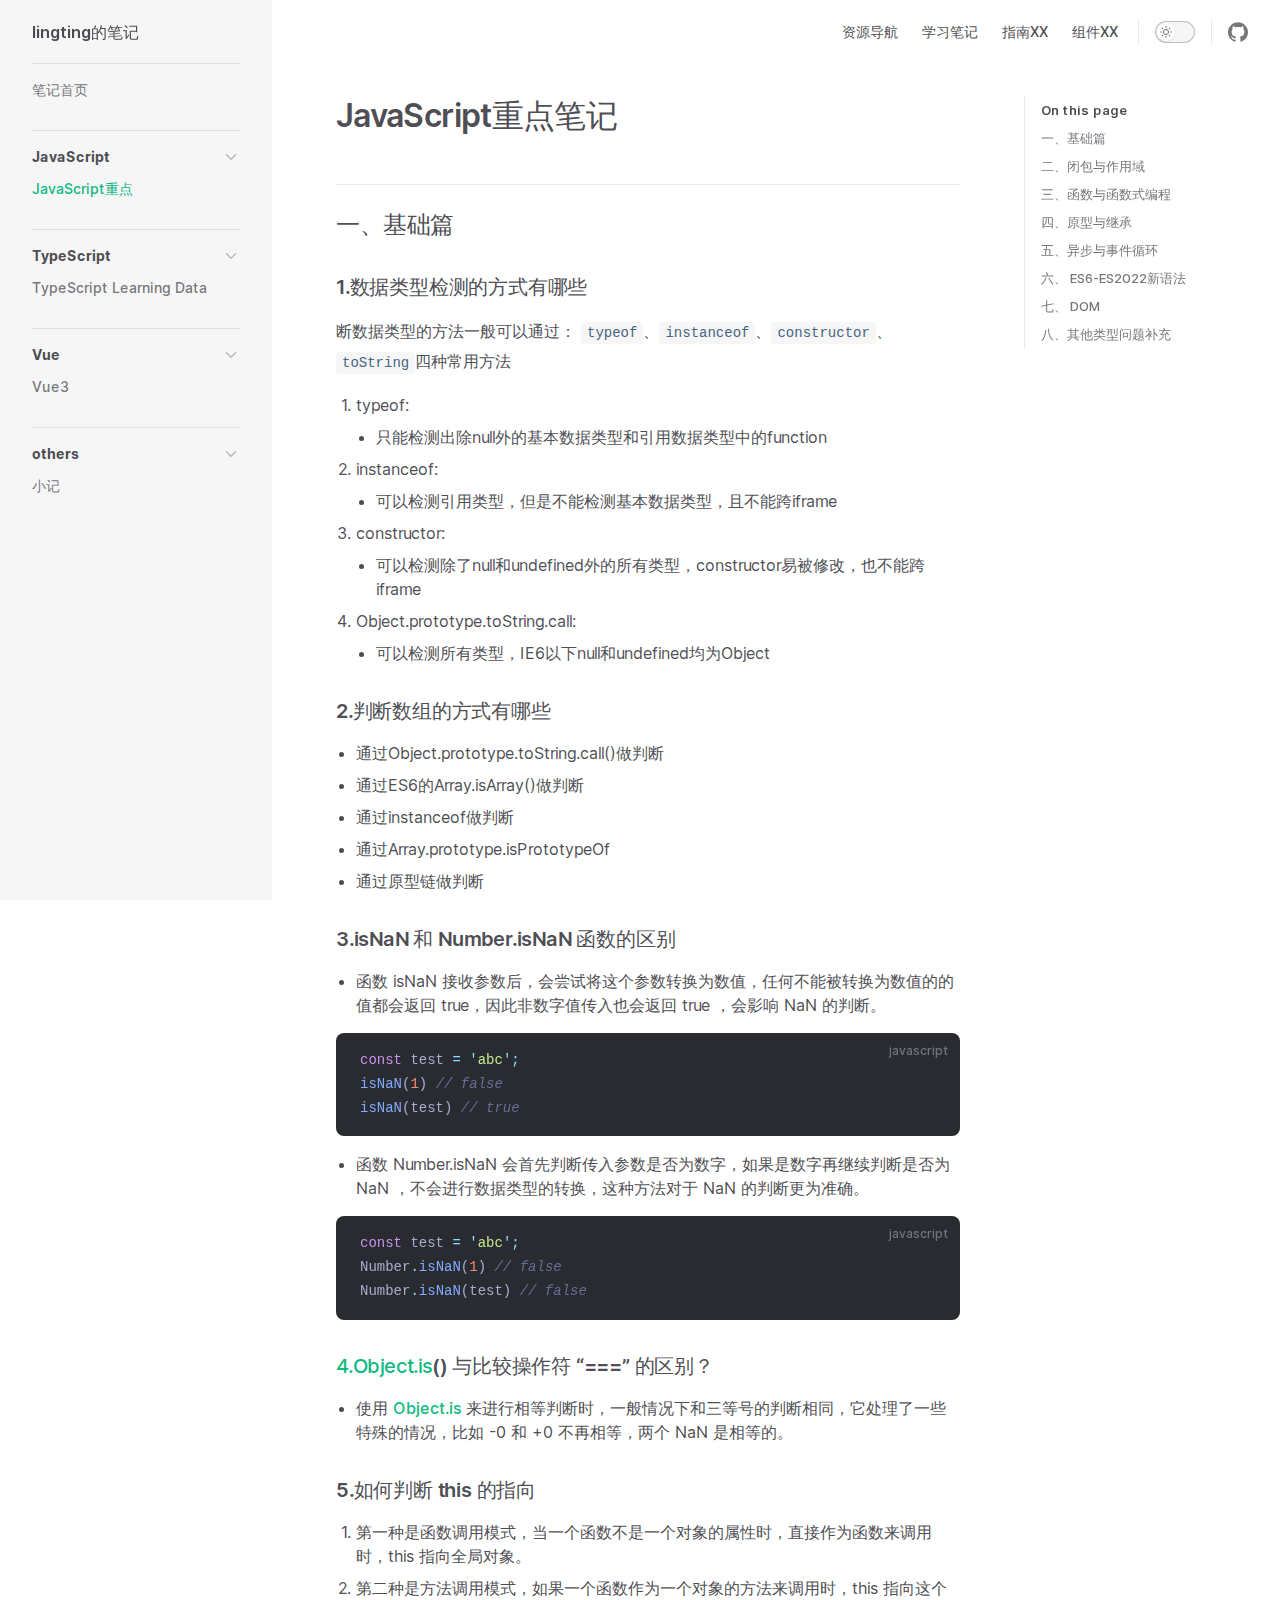
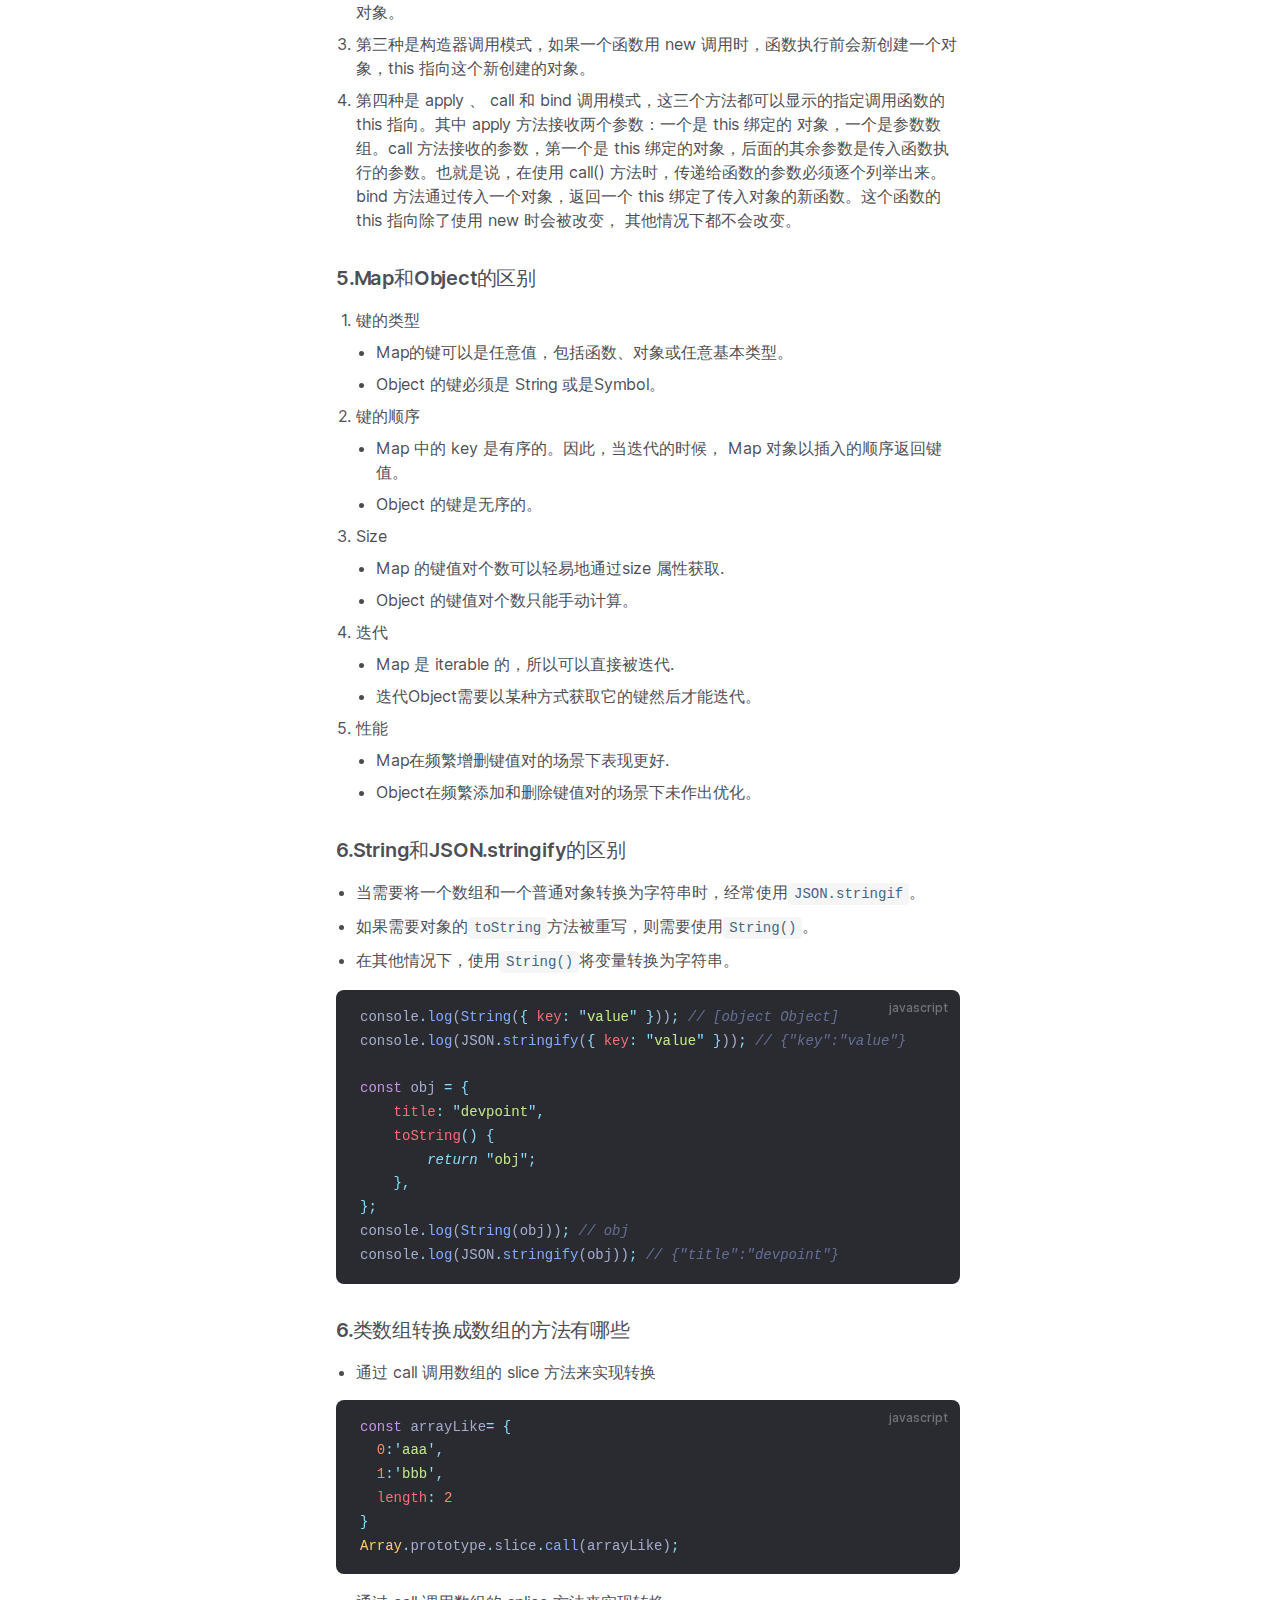
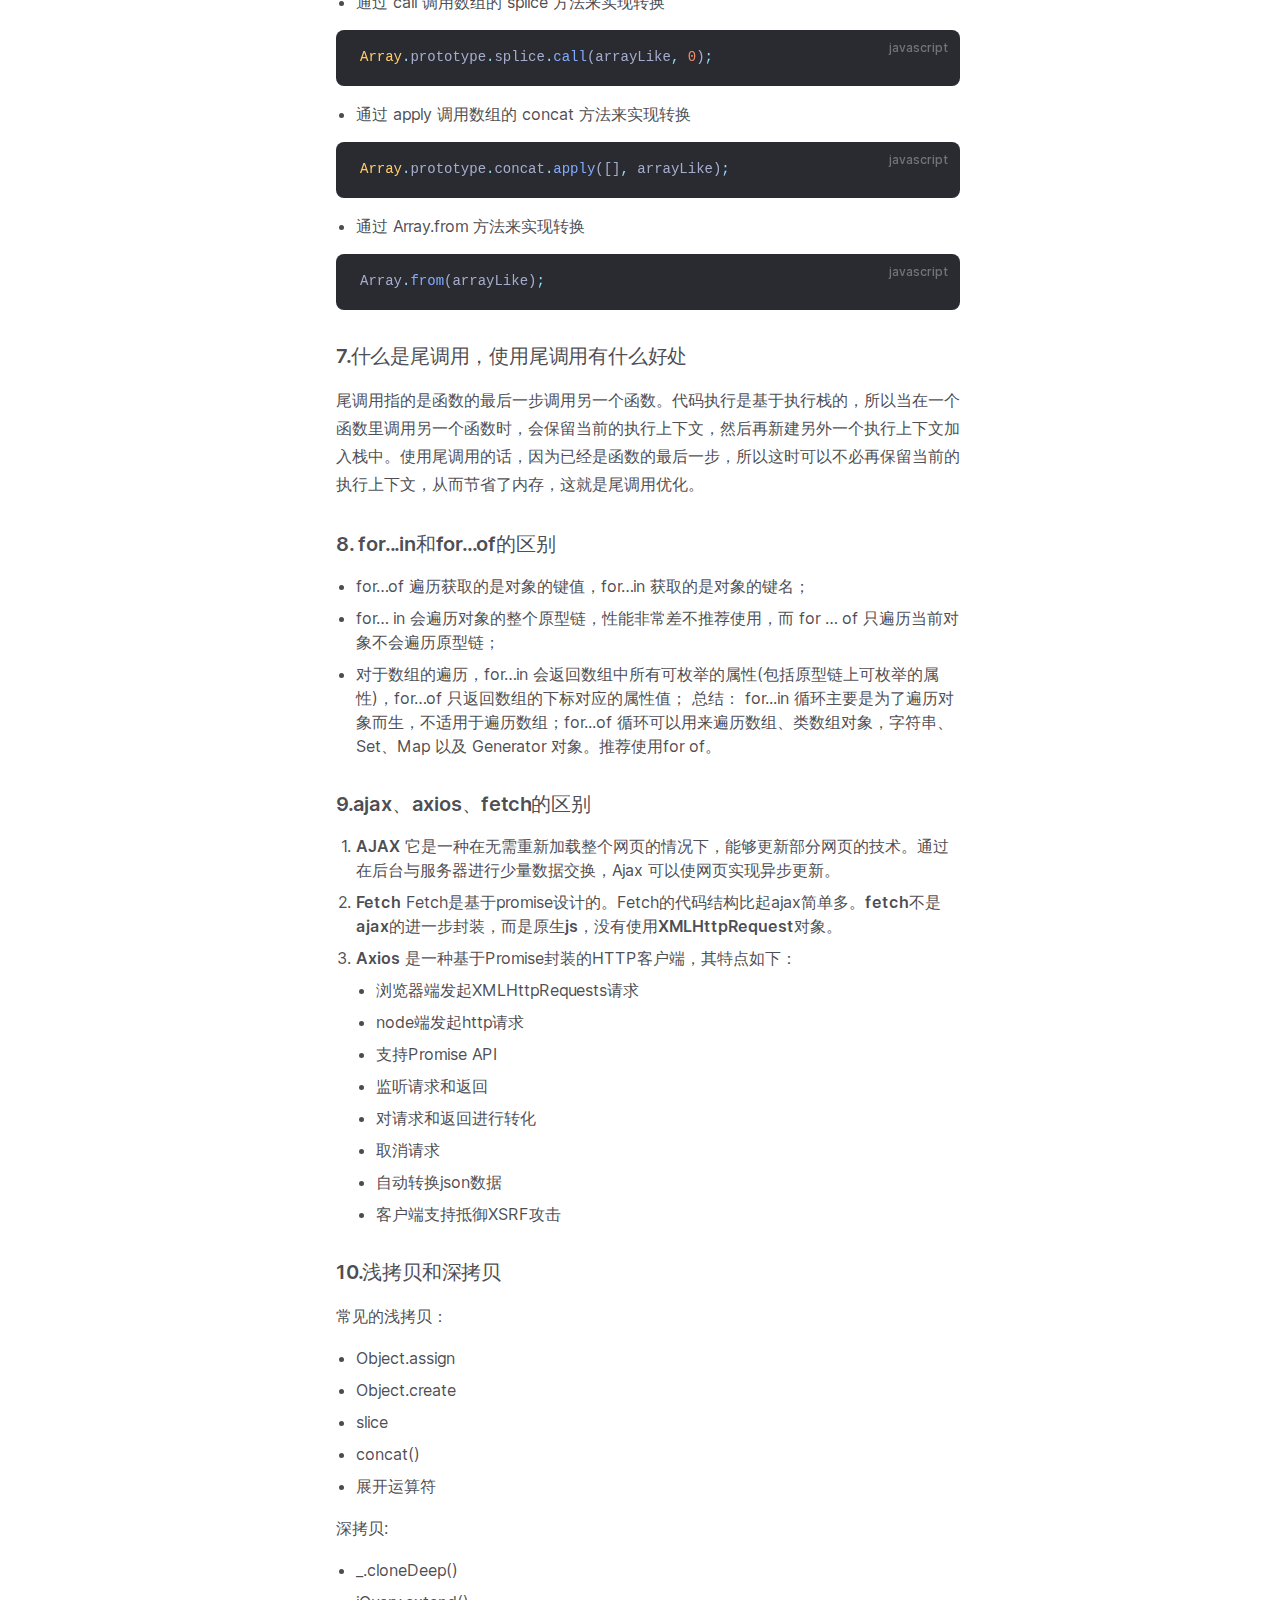
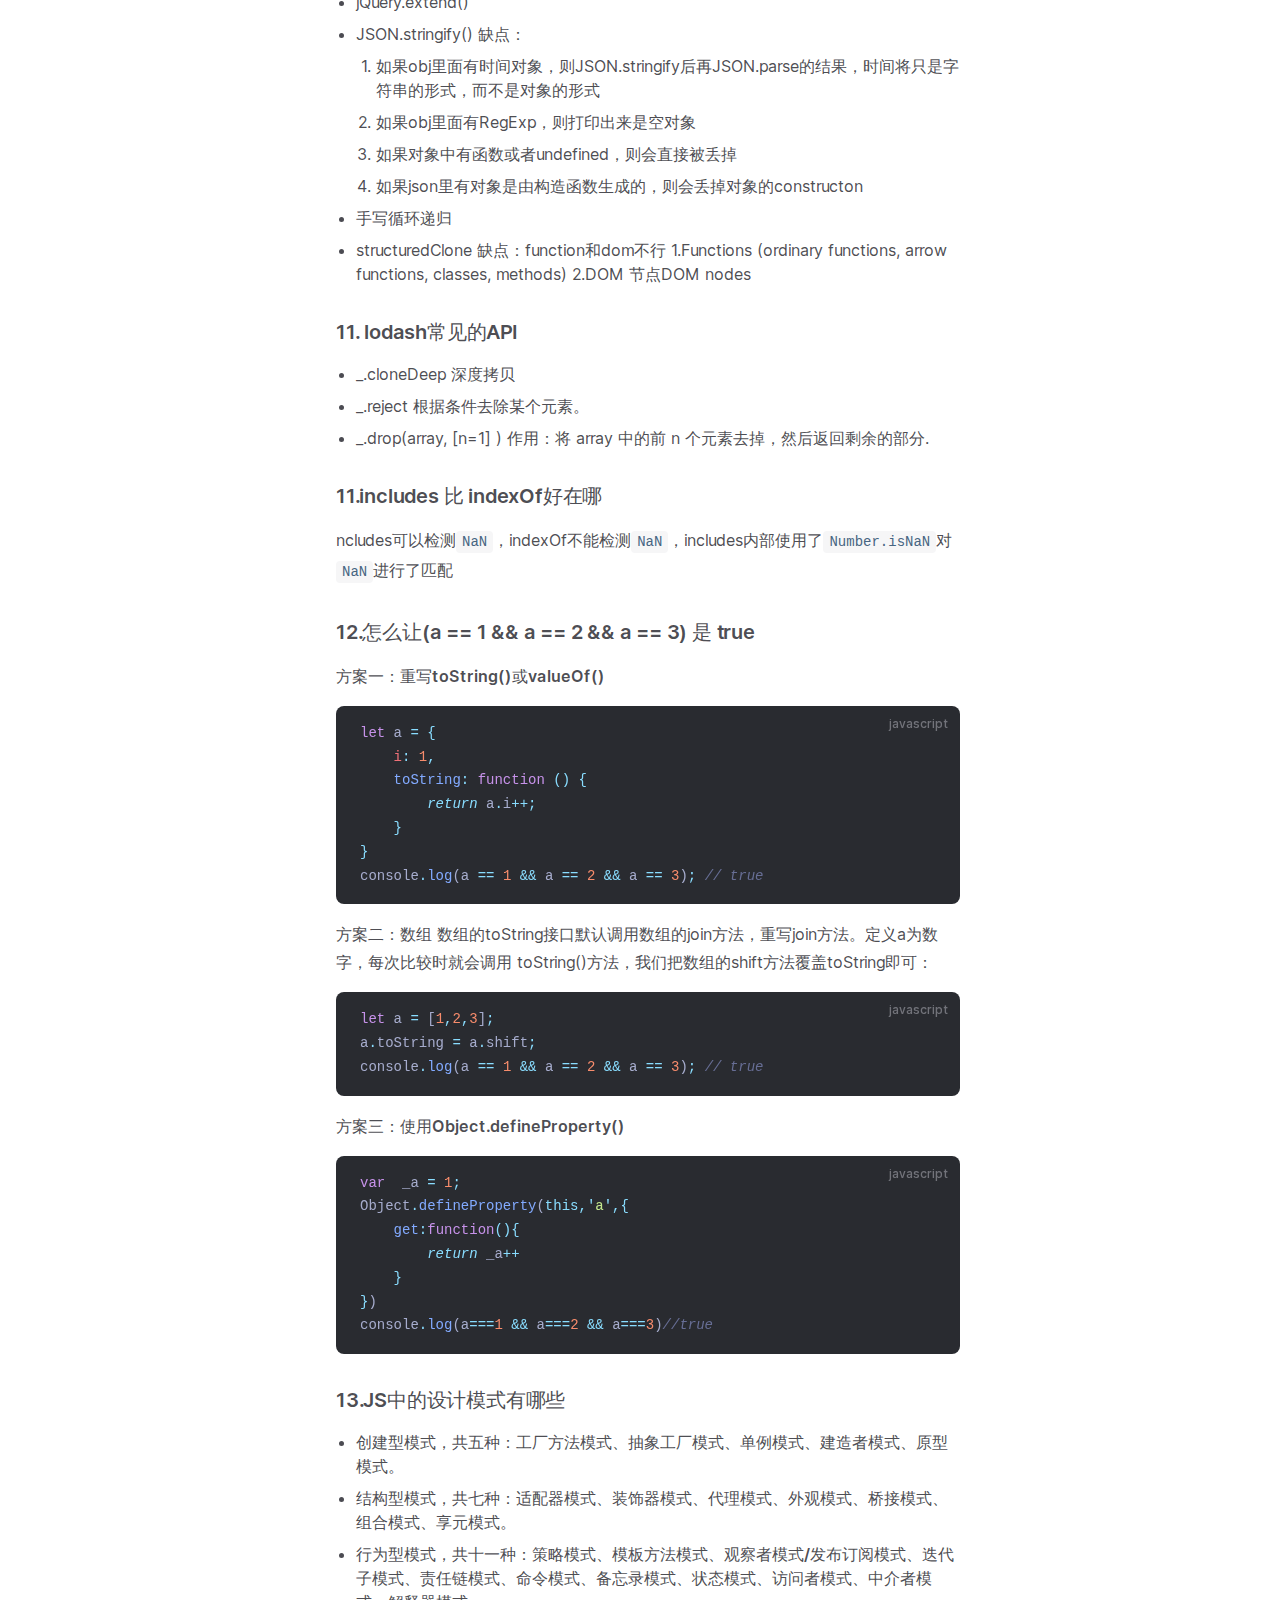
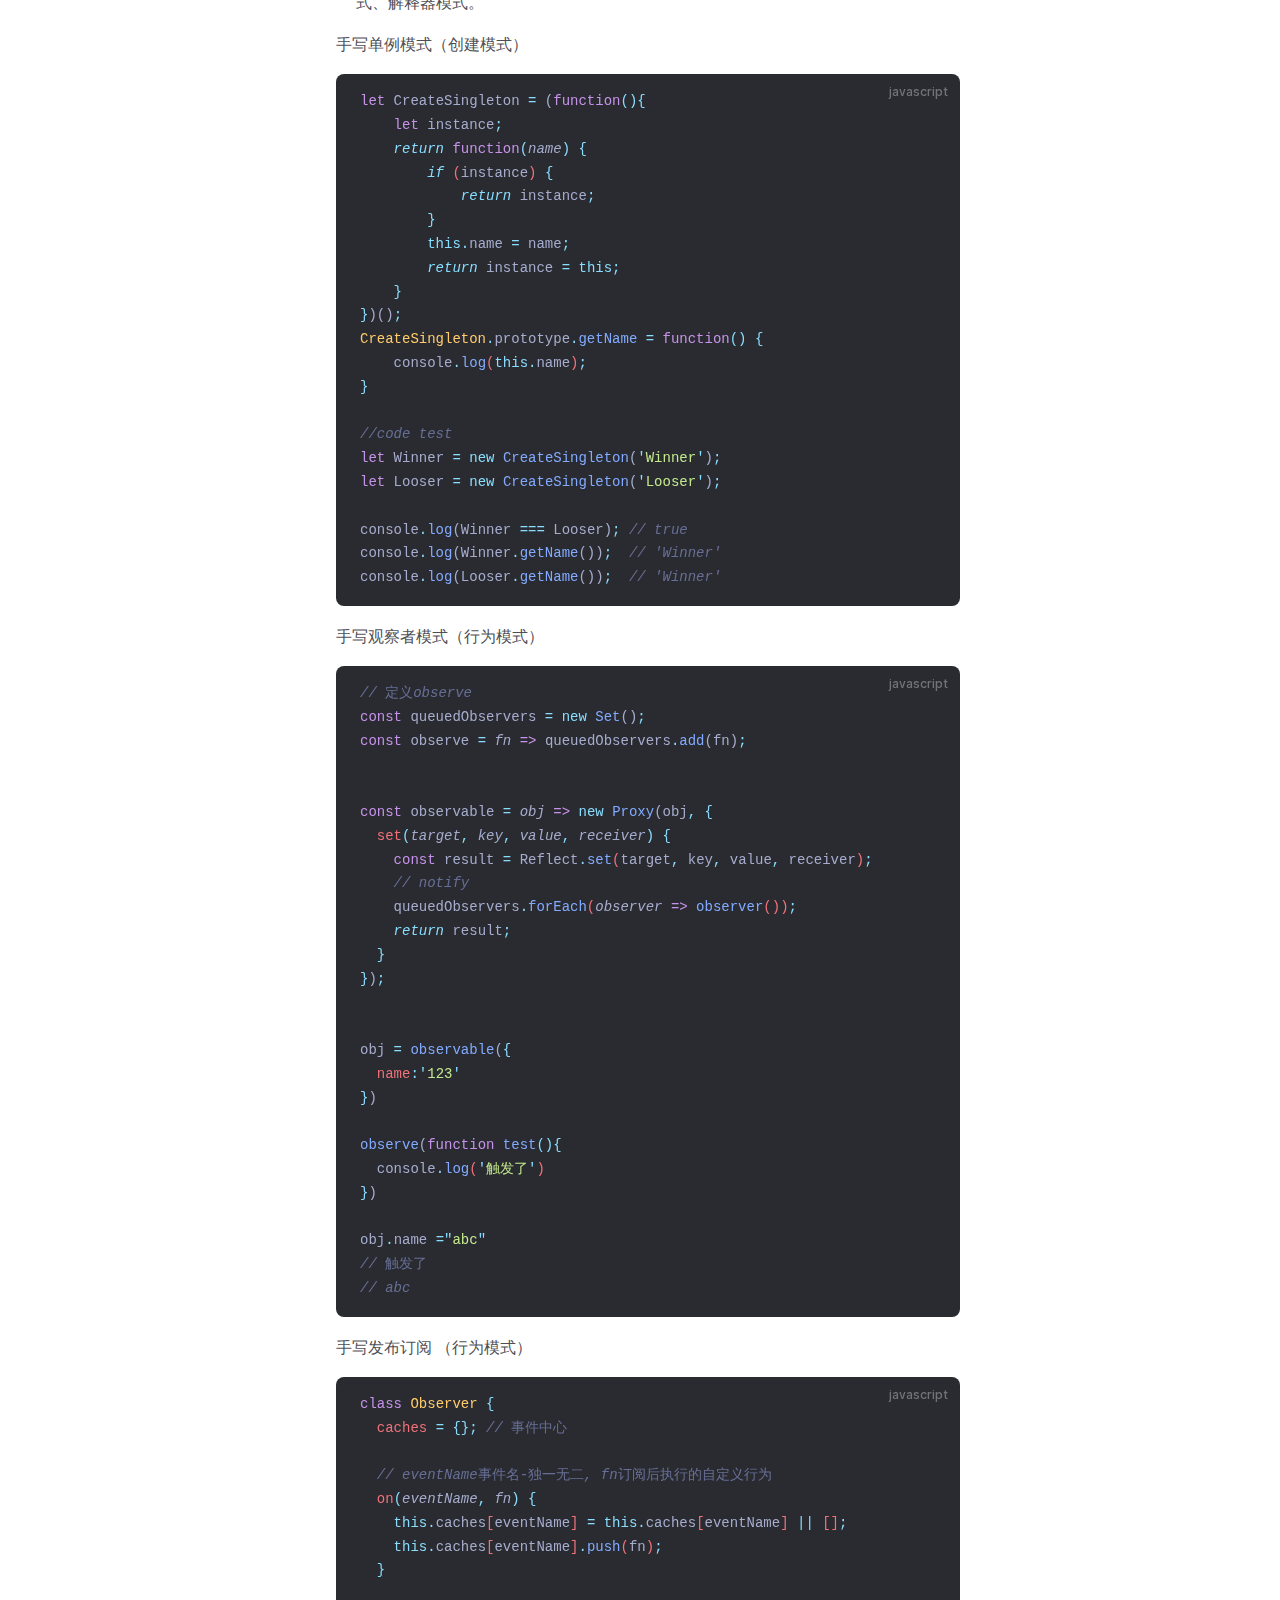
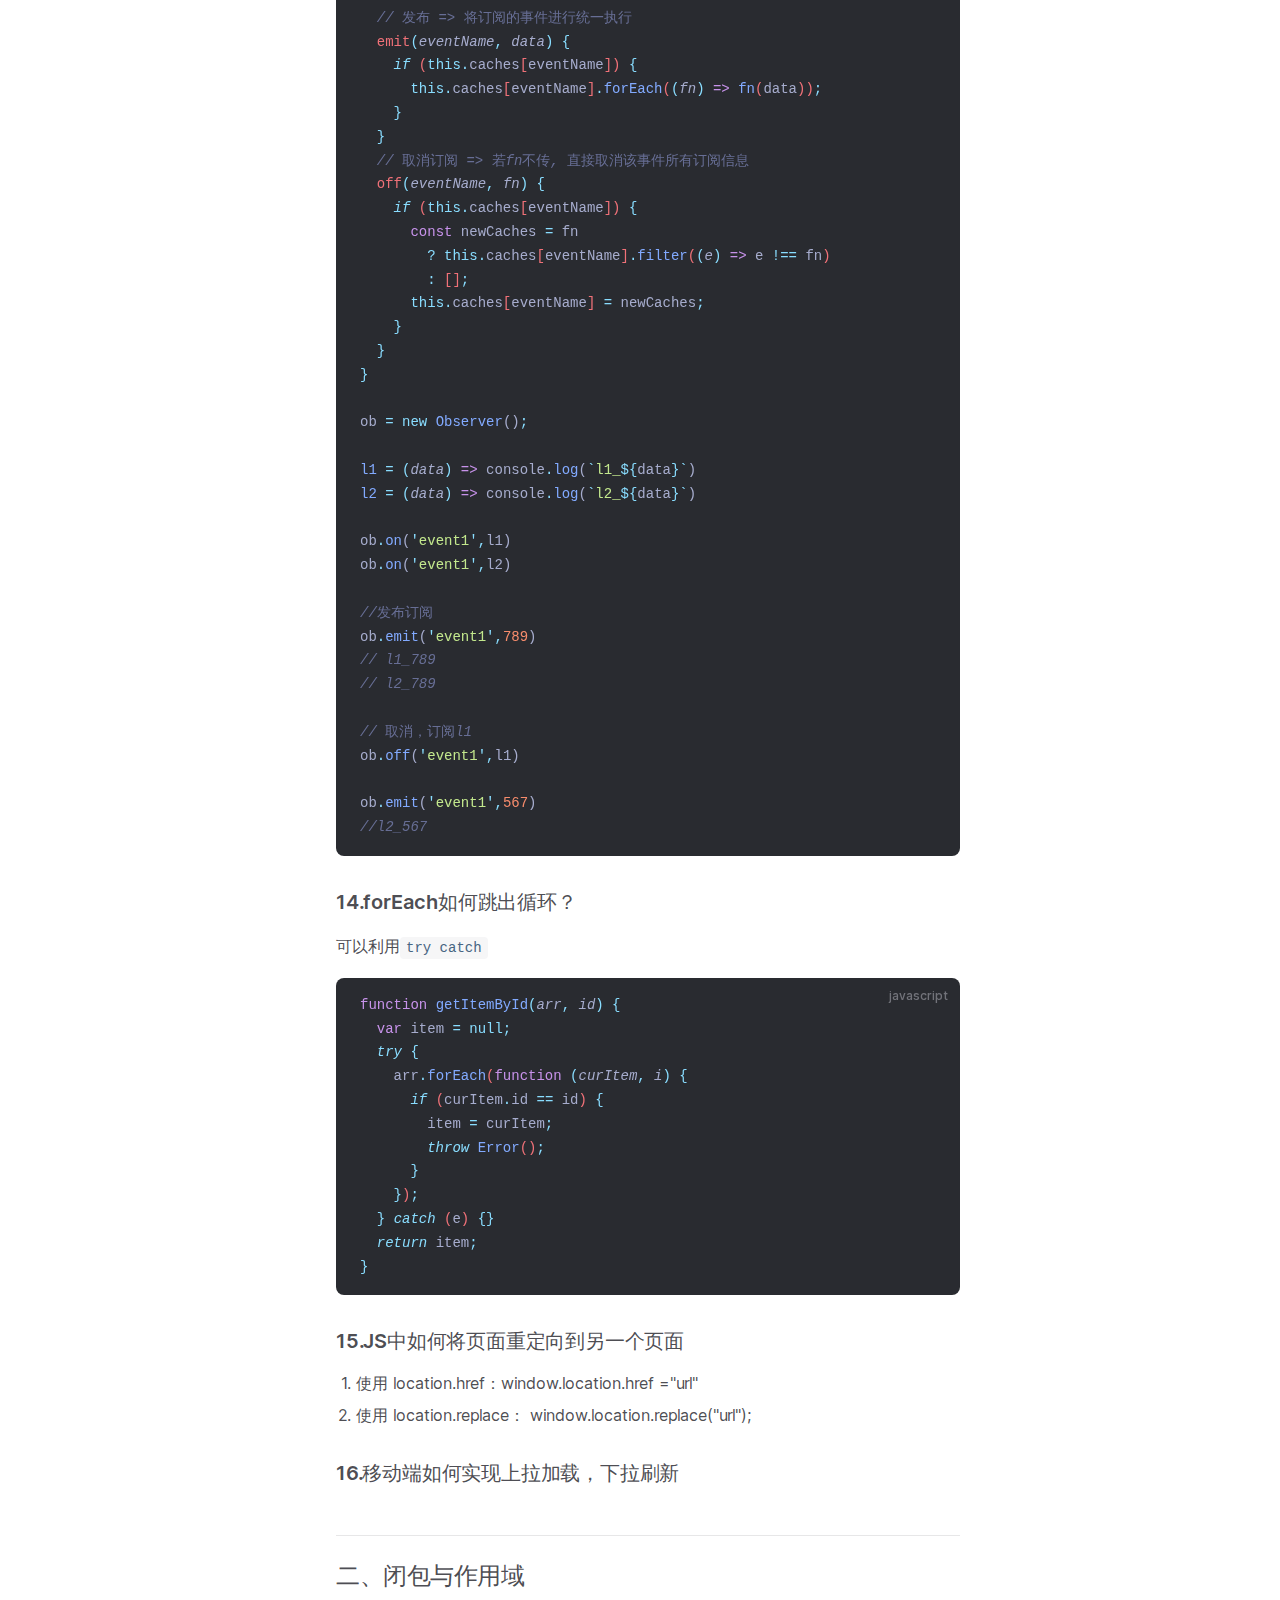
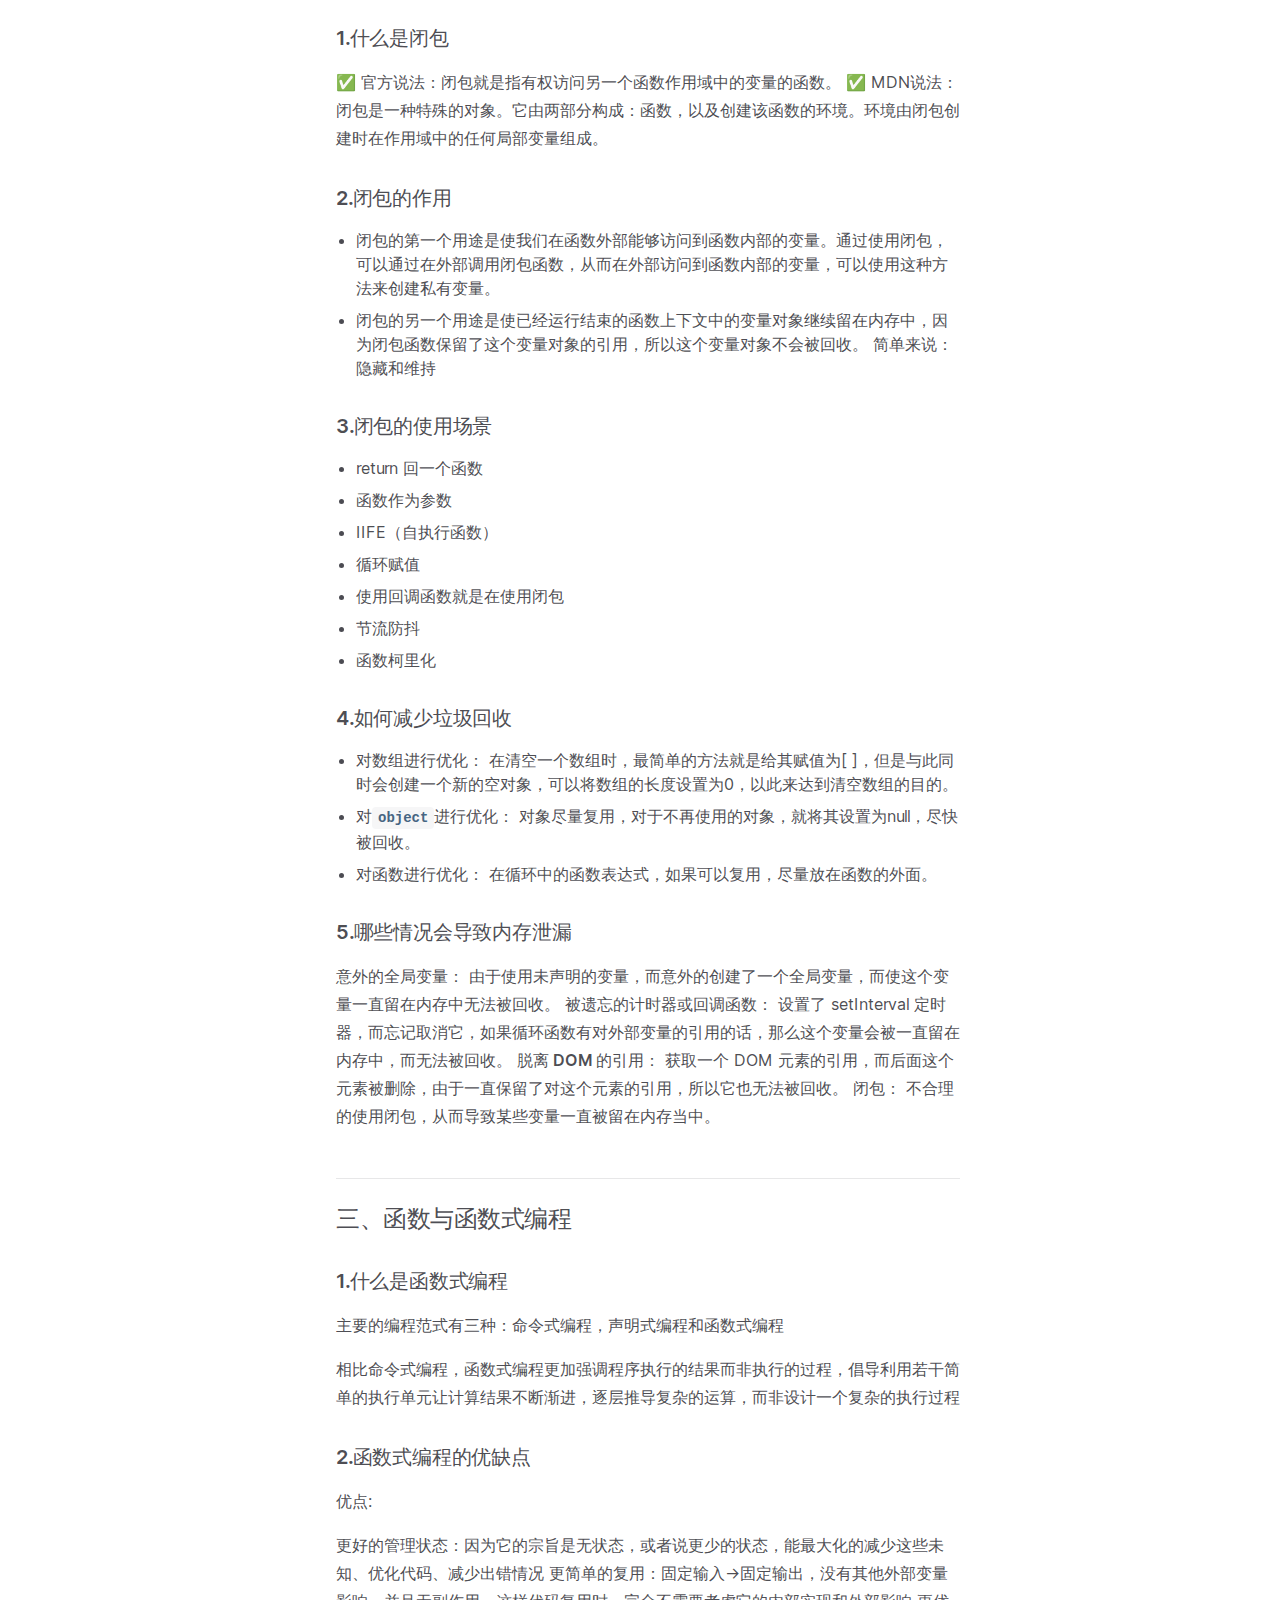
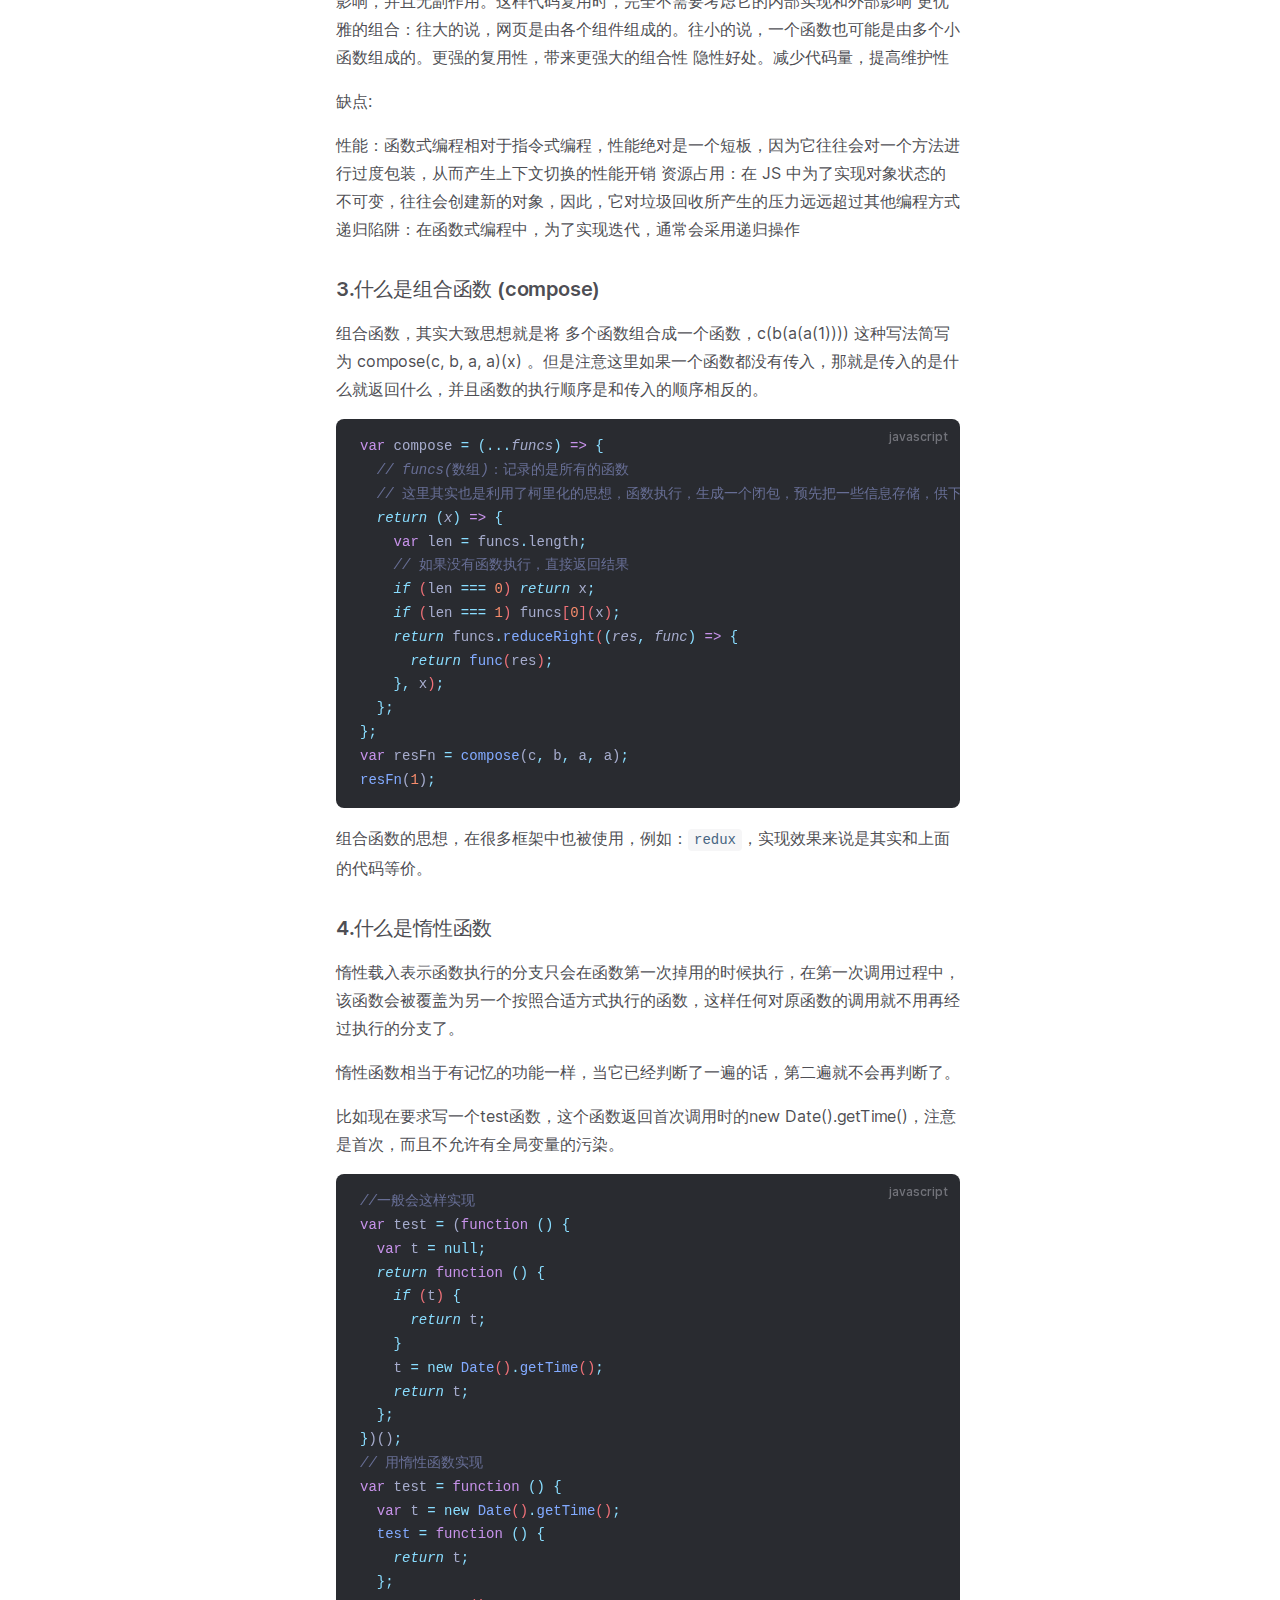
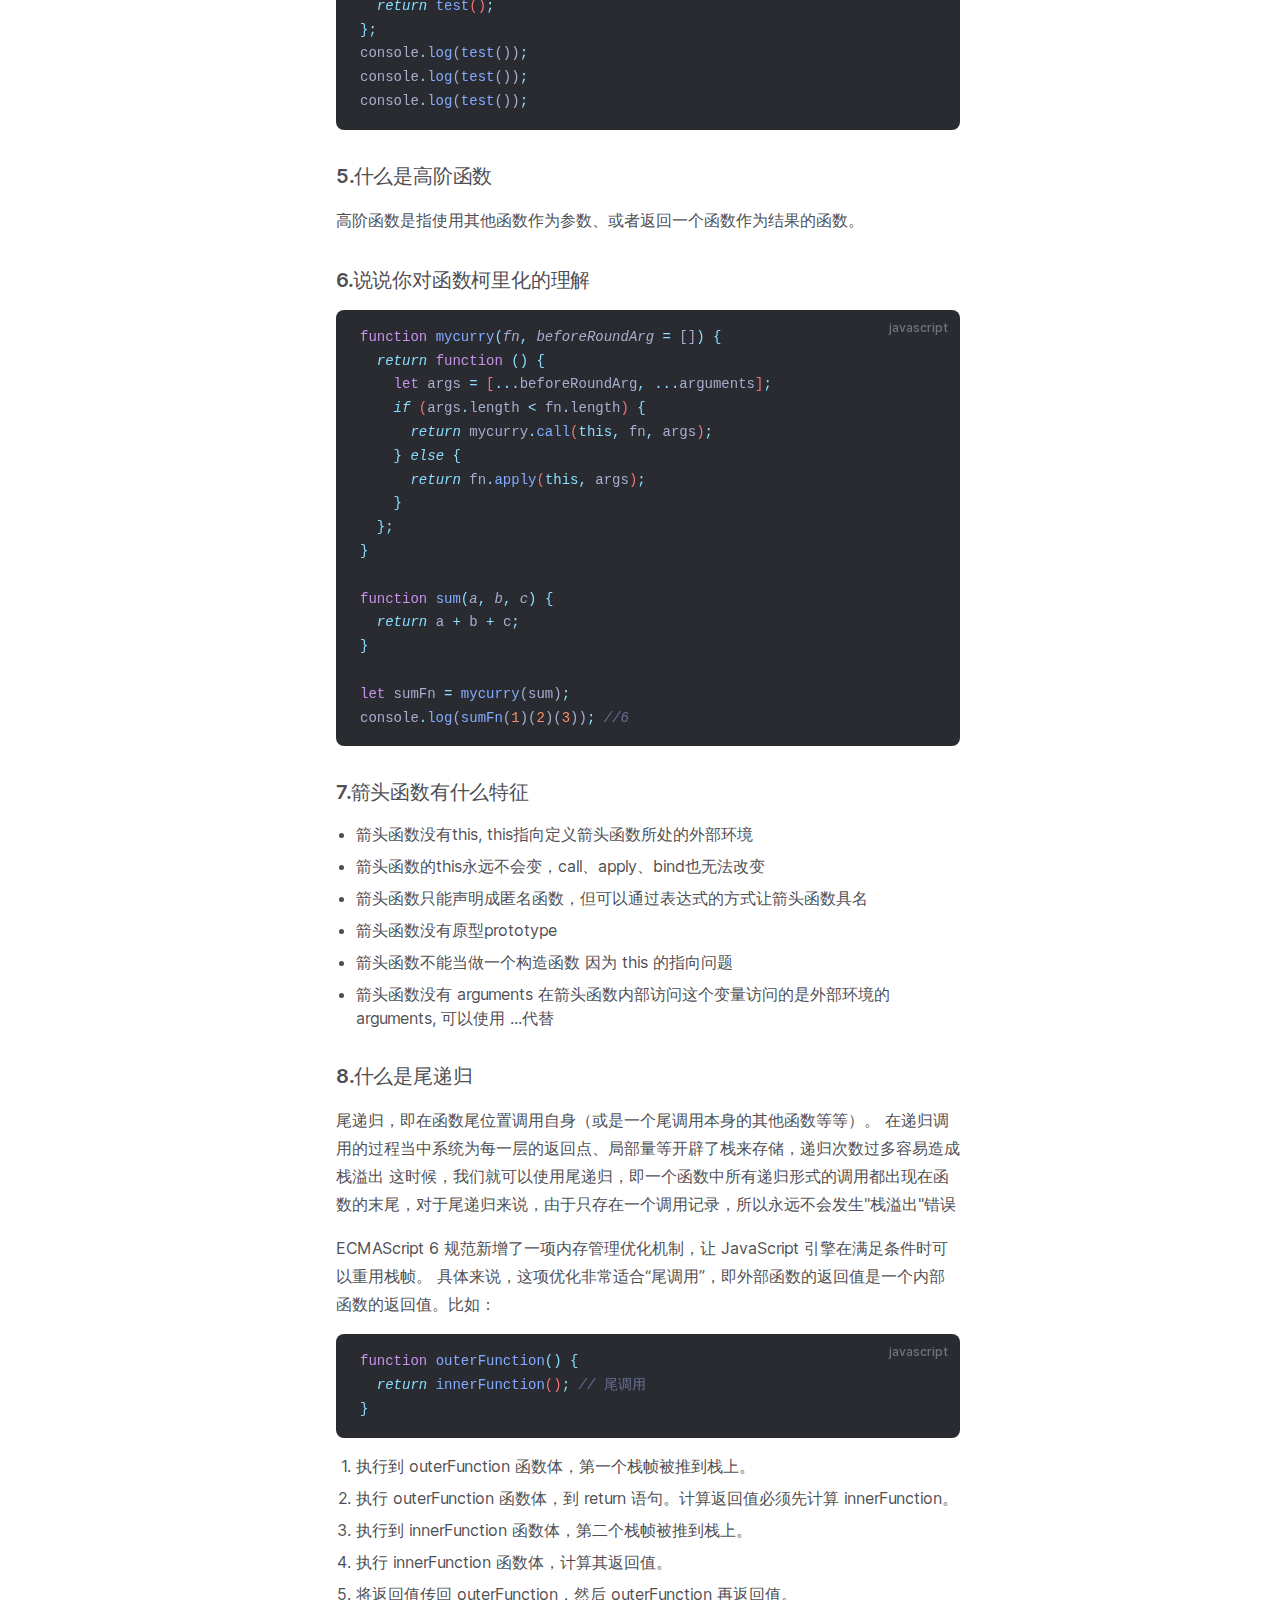
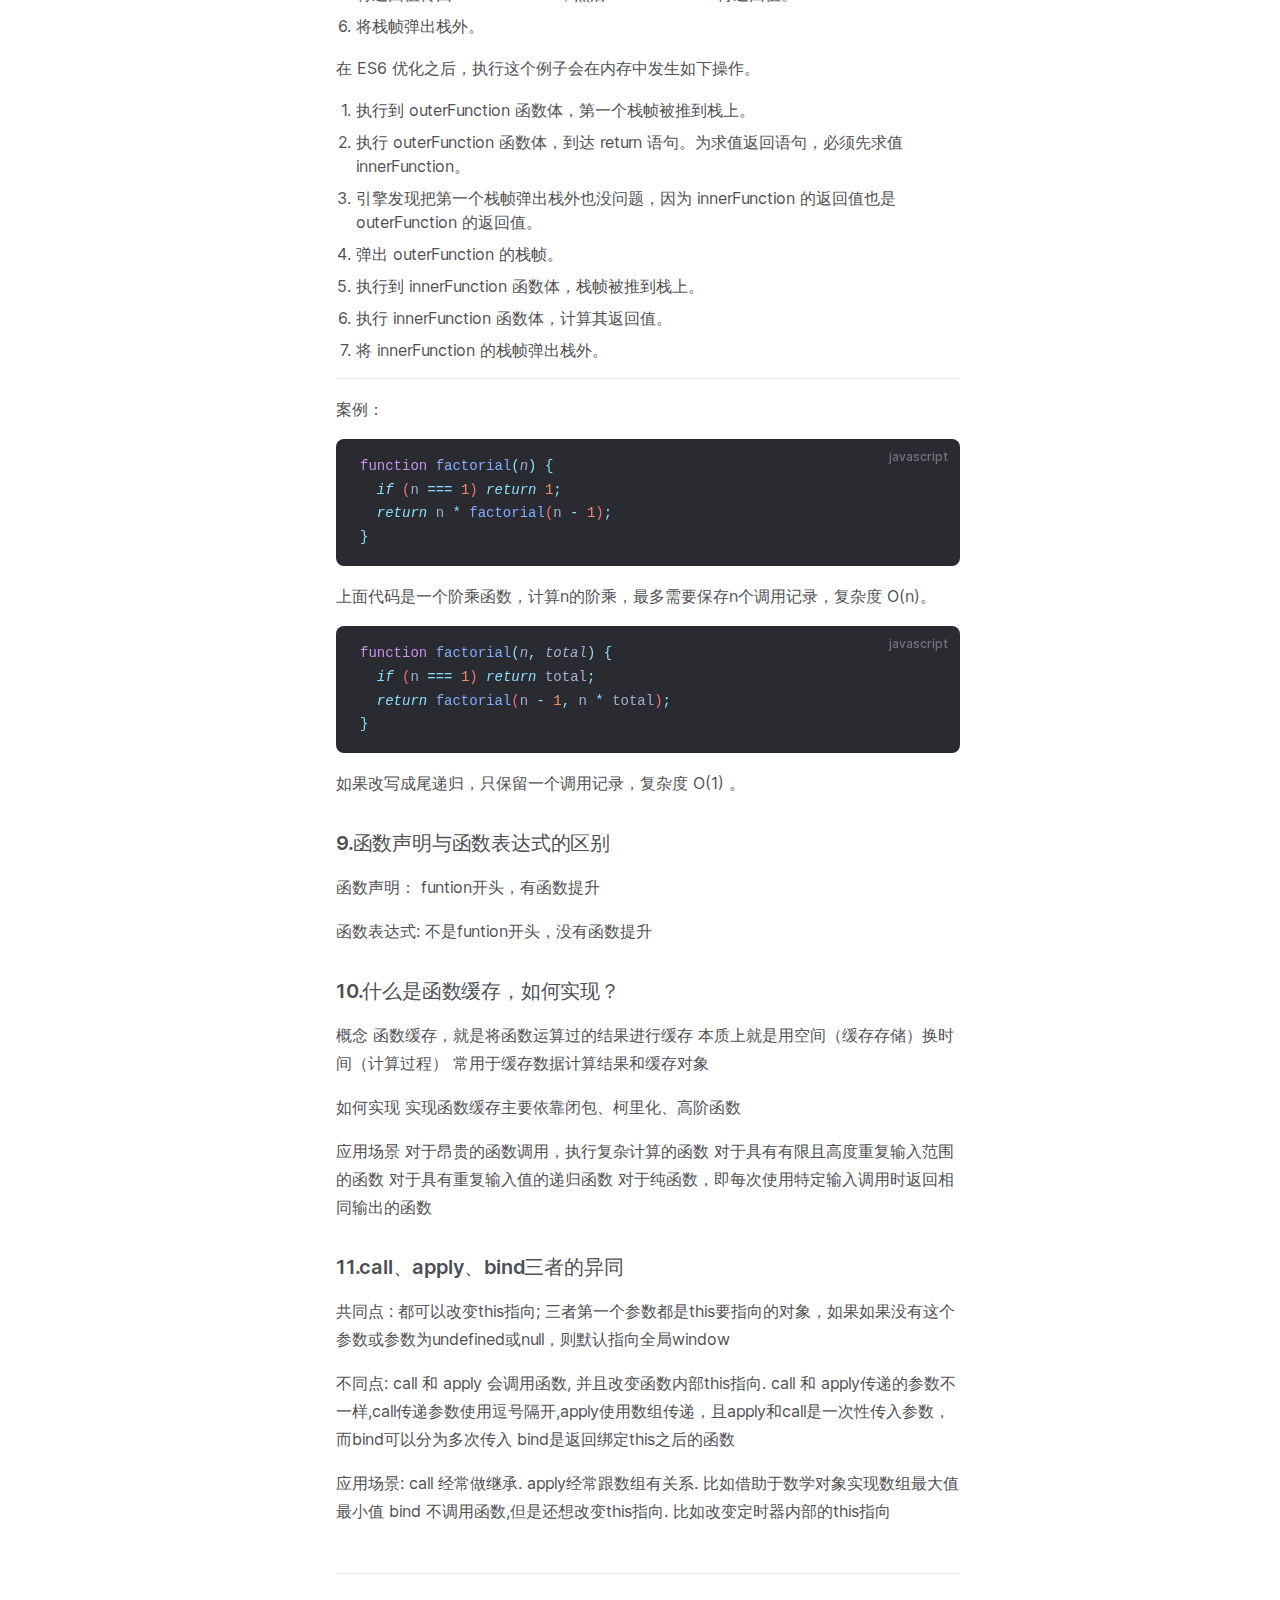
<file: note/javascript/keypoint/index.html>
<!DOCTYPE html>
<html lang="en-US" dir="ltr">
  <head>
    <meta charset="utf-8">
    <meta name="viewport" content="width=device-width,initial-scale=1">
    <title>JavaScript重点笔记 | VitePress</title>
    <meta name="description" content="A VitePress site">
    <link rel="preload stylesheet" href="/assets/style.3e254407.css" as="style">
    <link rel="modulepreload" href="/assets/app.14ef997c.js">
    <link rel="modulepreload" href="/assets/note_javascript_keypoint_index.md.7f2b43e9.lean.js">
    
    <link rel="icon" href="/logo.png">
  <script id="check-dark-light">(()=>{const e=localStorage.getItem("vitepress-theme-appearance")||"",a=window.matchMedia("(prefers-color-scheme: dark)").matches;(!e||e==="auto"?a:e==="dark")&&document.documentElement.classList.add("dark")})();</script>
  </head>
  <body>
    <div id="app"><div class="Layout" data-v-ee3dee18><!--[--><!--]--><!--[--><span tabindex="-1" data-v-fad0110d></span><a href="#VPContent" class="VPSkipLink visually-hidden" data-v-fad0110d> Skip to content </a><!--]--><!----><header class="VPNav" data-v-ee3dee18 data-v-22fc5b07><div class="VPNavBar has-sidebar" data-v-22fc5b07 data-v-0fbc10c4><div class="container" data-v-0fbc10c4><div class="title" data-v-0fbc10c4><div class="VPNavBarTitle has-sidebar" data-v-0fbc10c4 data-v-d48dd7a9><a class="title" href="/" data-v-d48dd7a9><!--[--><!--]--><!----><!--[-->lingting的笔记<!--]--><!--[--><!--]--></a></div></div><div class="content" data-v-0fbc10c4><div class="curtain" data-v-0fbc10c4></div><div class="content-body" data-v-0fbc10c4><!--[--><!--]--><!----><nav aria-labelledby="main-nav-aria-label" class="VPNavBarMenu menu" data-v-0fbc10c4 data-v-d47b0ab5><span id="main-nav-aria-label" class="visually-hidden" data-v-d47b0ab5>Main Navigation</span><!--[--><!--[--><a class="VPLink link VPNavBarMenuLink" href="/nav/" data-v-d47b0ab5 data-v-4058e925 data-v-8bf16e4e><!--[-->资源导航<!--]--><!----></a><!--]--><!--[--><a class="VPLink link VPNavBarMenuLink" href="/note/" data-v-d47b0ab5 data-v-4058e925 data-v-8bf16e4e><!--[-->学习笔记<!--]--><!----></a><!--]--><!--[--><a class="VPLink link VPNavBarMenuLink" href="/guild/installation/" data-v-d47b0ab5 data-v-4058e925 data-v-8bf16e4e><!--[-->指南XX<!--]--><!----></a><!--]--><!--[--><a class="VPLink link VPNavBarMenuLink" href="/components/button/" data-v-d47b0ab5 data-v-4058e925 data-v-8bf16e4e><!--[-->组件XX<!--]--><!----></a><!--]--><!--]--></nav><!----><div class="VPNavBarAppearance appearance" data-v-0fbc10c4 data-v-43c63992><button class="VPSwitch VPSwitchAppearance" type="button" role="switch" aria-label="toggle dark mode" aria-checked="false" data-v-43c63992 data-v-db9c8ee4 data-v-27db4621><span class="check" data-v-27db4621><span class="icon" data-v-27db4621><!--[--><svg xmlns="http://www.w3.org/2000/svg" aria-hidden="true" focusable="false" viewbox="0 0 24 24" class="sun" data-v-db9c8ee4><path d="M12,18c-3.3,0-6-2.7-6-6s2.7-6,6-6s6,2.7,6,6S15.3,18,12,18zM12,8c-2.2,0-4,1.8-4,4c0,2.2,1.8,4,4,4c2.2,0,4-1.8,4-4C16,9.8,14.2,8,12,8z"></path><path d="M12,4c-0.6,0-1-0.4-1-1V1c0-0.6,0.4-1,1-1s1,0.4,1,1v2C13,3.6,12.6,4,12,4z"></path><path d="M12,24c-0.6,0-1-0.4-1-1v-2c0-0.6,0.4-1,1-1s1,0.4,1,1v2C13,23.6,12.6,24,12,24z"></path><path d="M5.6,6.6c-0.3,0-0.5-0.1-0.7-0.3L3.5,4.9c-0.4-0.4-0.4-1,0-1.4s1-0.4,1.4,0l1.4,1.4c0.4,0.4,0.4,1,0,1.4C6.2,6.5,5.9,6.6,5.6,6.6z"></path><path d="M19.8,20.8c-0.3,0-0.5-0.1-0.7-0.3l-1.4-1.4c-0.4-0.4-0.4-1,0-1.4s1-0.4,1.4,0l1.4,1.4c0.4,0.4,0.4,1,0,1.4C20.3,20.7,20,20.8,19.8,20.8z"></path><path d="M3,13H1c-0.6,0-1-0.4-1-1s0.4-1,1-1h2c0.6,0,1,0.4,1,1S3.6,13,3,13z"></path><path d="M23,13h-2c-0.6,0-1-0.4-1-1s0.4-1,1-1h2c0.6,0,1,0.4,1,1S23.6,13,23,13z"></path><path d="M4.2,20.8c-0.3,0-0.5-0.1-0.7-0.3c-0.4-0.4-0.4-1,0-1.4l1.4-1.4c0.4-0.4,1-0.4,1.4,0s0.4,1,0,1.4l-1.4,1.4C4.7,20.7,4.5,20.8,4.2,20.8z"></path><path d="M18.4,6.6c-0.3,0-0.5-0.1-0.7-0.3c-0.4-0.4-0.4-1,0-1.4l1.4-1.4c0.4-0.4,1-0.4,1.4,0s0.4,1,0,1.4l-1.4,1.4C18.9,6.5,18.6,6.6,18.4,6.6z"></path></svg><svg xmlns="http://www.w3.org/2000/svg" aria-hidden="true" focusable="false" viewbox="0 0 24 24" class="moon" data-v-db9c8ee4><path d="M12.1,22c-0.3,0-0.6,0-0.9,0c-5.5-0.5-9.5-5.4-9-10.9c0.4-4.8,4.2-8.6,9-9c0.4,0,0.8,0.2,1,0.5c0.2,0.3,0.2,0.8-0.1,1.1c-2,2.7-1.4,6.4,1.3,8.4c2.1,1.6,5,1.6,7.1,0c0.3-0.2,0.7-0.3,1.1-0.1c0.3,0.2,0.5,0.6,0.5,1c-0.2,2.7-1.5,5.1-3.6,6.8C16.6,21.2,14.4,22,12.1,22zM9.3,4.4c-2.9,1-5,3.6-5.2,6.8c-0.4,4.4,2.8,8.3,7.2,8.7c2.1,0.2,4.2-0.4,5.8-1.8c1.1-0.9,1.9-2.1,2.4-3.4c-2.5,0.9-5.3,0.5-7.5-1.1C9.2,11.4,8.1,7.7,9.3,4.4z"></path></svg><!--]--></span></span></button></div><div class="VPSocialLinks VPNavBarSocialLinks social-links" data-v-0fbc10c4 data-v-85d459da data-v-51015b81><!--[--><a class="VPSocialLink" href="https://github.com/lingtingAG/vitepressdemo" target="_blank" rel="noopener" data-v-51015b81 data-v-70d1d21a><svg role="img" viewBox="0 0 24 24" xmlns="http://www.w3.org/2000/svg"><title>GitHub</title><path d="M12 .297c-6.63 0-12 5.373-12 12 0 5.303 3.438 9.8 8.205 11.385.6.113.82-.258.82-.577 0-.285-.01-1.04-.015-2.04-3.338.724-4.042-1.61-4.042-1.61C4.422 18.07 3.633 17.7 3.633 17.7c-1.087-.744.084-.729.084-.729 1.205.084 1.838 1.236 1.838 1.236 1.07 1.835 2.809 1.305 3.495.998.108-.776.417-1.305.76-1.605-2.665-.3-5.466-1.332-5.466-5.93 0-1.31.465-2.38 1.235-3.22-.135-.303-.54-1.523.105-3.176 0 0 1.005-.322 3.3 1.23.96-.267 1.98-.399 3-.405 1.02.006 2.04.138 3 .405 2.28-1.552 3.285-1.23 3.285-1.23.645 1.653.24 2.873.12 3.176.765.84 1.23 1.91 1.23 3.22 0 4.61-2.805 5.625-5.475 5.92.42.36.81 1.096.81 2.22 0 1.606-.015 2.896-.015 3.286 0 .315.21.69.825.57C20.565 22.092 24 17.592 24 12.297c0-6.627-5.373-12-12-12"/></svg></a><!--]--></div><div class="VPFlyout VPNavBarExtra extra" data-v-0fbc10c4 data-v-fe30e8a6 data-v-aa1d4e10><button type="button" class="button" aria-haspopup="true" aria-expanded="false" aria-label="extra navigation" data-v-aa1d4e10><svg xmlns="http://www.w3.org/2000/svg" aria-hidden="true" focusable="false" viewbox="0 0 24 24" class="icon" data-v-aa1d4e10><circle cx="12" cy="12" r="2"></circle><circle cx="19" cy="12" r="2"></circle><circle cx="5" cy="12" r="2"></circle></svg></button><div class="menu" data-v-aa1d4e10><div class="VPMenu" data-v-aa1d4e10 data-v-95880b1a><!----><!--[--><!--[--><!----><div class="group" data-v-fe30e8a6><div class="item appearance" data-v-fe30e8a6><p class="label" data-v-fe30e8a6>Appearance</p><div class="appearance-action" data-v-fe30e8a6><button class="VPSwitch VPSwitchAppearance" type="button" role="switch" aria-label="toggle dark mode" aria-checked="false" data-v-fe30e8a6 data-v-db9c8ee4 data-v-27db4621><span class="check" data-v-27db4621><span class="icon" data-v-27db4621><!--[--><svg xmlns="http://www.w3.org/2000/svg" aria-hidden="true" focusable="false" viewbox="0 0 24 24" class="sun" data-v-db9c8ee4><path d="M12,18c-3.3,0-6-2.7-6-6s2.7-6,6-6s6,2.7,6,6S15.3,18,12,18zM12,8c-2.2,0-4,1.8-4,4c0,2.2,1.8,4,4,4c2.2,0,4-1.8,4-4C16,9.8,14.2,8,12,8z"></path><path d="M12,4c-0.6,0-1-0.4-1-1V1c0-0.6,0.4-1,1-1s1,0.4,1,1v2C13,3.6,12.6,4,12,4z"></path><path d="M12,24c-0.6,0-1-0.4-1-1v-2c0-0.6,0.4-1,1-1s1,0.4,1,1v2C13,23.6,12.6,24,12,24z"></path><path d="M5.6,6.6c-0.3,0-0.5-0.1-0.7-0.3L3.5,4.9c-0.4-0.4-0.4-1,0-1.4s1-0.4,1.4,0l1.4,1.4c0.4,0.4,0.4,1,0,1.4C6.2,6.5,5.9,6.6,5.6,6.6z"></path><path d="M19.8,20.8c-0.3,0-0.5-0.1-0.7-0.3l-1.4-1.4c-0.4-0.4-0.4-1,0-1.4s1-0.4,1.4,0l1.4,1.4c0.4,0.4,0.4,1,0,1.4C20.3,20.7,20,20.8,19.8,20.8z"></path><path d="M3,13H1c-0.6,0-1-0.4-1-1s0.4-1,1-1h2c0.6,0,1,0.4,1,1S3.6,13,3,13z"></path><path d="M23,13h-2c-0.6,0-1-0.4-1-1s0.4-1,1-1h2c0.6,0,1,0.4,1,1S23.6,13,23,13z"></path><path d="M4.2,20.8c-0.3,0-0.5-0.1-0.7-0.3c-0.4-0.4-0.4-1,0-1.4l1.4-1.4c0.4-0.4,1-0.4,1.4,0s0.4,1,0,1.4l-1.4,1.4C4.7,20.7,4.5,20.8,4.2,20.8z"></path><path d="M18.4,6.6c-0.3,0-0.5-0.1-0.7-0.3c-0.4-0.4-0.4-1,0-1.4l1.4-1.4c0.4-0.4,1-0.4,1.4,0s0.4,1,0,1.4l-1.4,1.4C18.9,6.5,18.6,6.6,18.4,6.6z"></path></svg><svg xmlns="http://www.w3.org/2000/svg" aria-hidden="true" focusable="false" viewbox="0 0 24 24" class="moon" data-v-db9c8ee4><path d="M12.1,22c-0.3,0-0.6,0-0.9,0c-5.5-0.5-9.5-5.4-9-10.9c0.4-4.8,4.2-8.6,9-9c0.4,0,0.8,0.2,1,0.5c0.2,0.3,0.2,0.8-0.1,1.1c-2,2.7-1.4,6.4,1.3,8.4c2.1,1.6,5,1.6,7.1,0c0.3-0.2,0.7-0.3,1.1-0.1c0.3,0.2,0.5,0.6,0.5,1c-0.2,2.7-1.5,5.1-3.6,6.8C16.6,21.2,14.4,22,12.1,22zM9.3,4.4c-2.9,1-5,3.6-5.2,6.8c-0.4,4.4,2.8,8.3,7.2,8.7c2.1,0.2,4.2-0.4,5.8-1.8c1.1-0.9,1.9-2.1,2.4-3.4c-2.5,0.9-5.3,0.5-7.5-1.1C9.2,11.4,8.1,7.7,9.3,4.4z"></path></svg><!--]--></span></span></button></div></div></div><div class="group" data-v-fe30e8a6><div class="item social-links" data-v-fe30e8a6><div class="VPSocialLinks social-links-list" data-v-fe30e8a6 data-v-51015b81><!--[--><a class="VPSocialLink" href="https://github.com/lingtingAG/vitepressdemo" target="_blank" rel="noopener" data-v-51015b81 data-v-70d1d21a><svg role="img" viewBox="0 0 24 24" xmlns="http://www.w3.org/2000/svg"><title>GitHub</title><path d="M12 .297c-6.63 0-12 5.373-12 12 0 5.303 3.438 9.8 8.205 11.385.6.113.82-.258.82-.577 0-.285-.01-1.04-.015-2.04-3.338.724-4.042-1.61-4.042-1.61C4.422 18.07 3.633 17.7 3.633 17.7c-1.087-.744.084-.729.084-.729 1.205.084 1.838 1.236 1.838 1.236 1.07 1.835 2.809 1.305 3.495.998.108-.776.417-1.305.76-1.605-2.665-.3-5.466-1.332-5.466-5.93 0-1.31.465-2.38 1.235-3.22-.135-.303-.54-1.523.105-3.176 0 0 1.005-.322 3.3 1.23.96-.267 1.98-.399 3-.405 1.02.006 2.04.138 3 .405 2.28-1.552 3.285-1.23 3.285-1.23.645 1.653.24 2.873.12 3.176.765.84 1.23 1.91 1.23 3.22 0 4.61-2.805 5.625-5.475 5.92.42.36.81 1.096.81 2.22 0 1.606-.015 2.896-.015 3.286 0 .315.21.69.825.57C20.565 22.092 24 17.592 24 12.297c0-6.627-5.373-12-12-12"/></svg></a><!--]--></div></div></div><!--]--><!--]--></div></div></div><!--[--><!--]--><button type="button" class="VPNavBarHamburger hamburger" aria-label="mobile navigation" aria-expanded="false" aria-controls="VPNavScreen" data-v-0fbc10c4 data-v-dd22bab9><span class="container" data-v-dd22bab9><span class="top" data-v-dd22bab9></span><span class="middle" data-v-dd22bab9></span><span class="bottom" data-v-dd22bab9></span></span></button></div></div></div></div><!----></header><div class="VPLocalNav" data-v-ee3dee18 data-v-20f3bc80><button class="menu" aria-expanded="false" aria-controls="VPSidebarNav" data-v-20f3bc80><svg xmlns="http://www.w3.org/2000/svg" aria-hidden="true" focusable="false" viewbox="0 0 24 24" class="menu-icon" data-v-20f3bc80><path d="M17,11H3c-0.6,0-1-0.4-1-1s0.4-1,1-1h14c0.6,0,1,0.4,1,1S17.6,11,17,11z"></path><path d="M21,7H3C2.4,7,2,6.6,2,6s0.4-1,1-1h18c0.6,0,1,0.4,1,1S21.6,7,21,7z"></path><path d="M21,15H3c-0.6,0-1-0.4-1-1s0.4-1,1-1h18c0.6,0,1,0.4,1,1S21.6,15,21,15z"></path><path d="M17,19H3c-0.6,0-1-0.4-1-1s0.4-1,1-1h14c0.6,0,1,0.4,1,1S17.6,19,17,19z"></path></svg><span class="menu-text" data-v-20f3bc80>Menu</span></button><a class="top-link" href="#" data-v-20f3bc80>Return to top</a></div><aside class="VPSidebar" data-v-ee3dee18 data-v-f6226a41><div class="curtain" data-v-f6226a41></div><nav class="nav" id="VPSidebarNav" aria-labelledby="sidebar-aria-label" tabindex="-1" data-v-f6226a41><span class="visually-hidden" id="sidebar-aria-label" data-v-f6226a41> Sidebar Navigation </span><!--[--><!--]--><!--[--><div class="group" data-v-f6226a41><section class="VPSidebarItem level-0" data-v-f6226a41 data-v-c5008f1c><!----><div class="items" data-v-c5008f1c><!--[--><div class="VPSidebarItem level-1 is-link" data-v-c5008f1c data-v-c5008f1c><div class="item" data-v-c5008f1c><div class="indicator" data-v-c5008f1c></div><a class="VPLink link link" href="/note/" data-v-c5008f1c data-v-8bf16e4e><!--[--><p class="text" data-v-c5008f1c>笔记首页</p><!--]--><!----></a><!----></div><!----></div><!--]--></div></section></div><div class="group" data-v-f6226a41><section class="VPSidebarItem level-0 collapsible has-active" data-v-f6226a41 data-v-c5008f1c><div class="item" role="button" data-v-c5008f1c><div class="indicator" data-v-c5008f1c></div><a class="VPLink link" data-v-c5008f1c data-v-8bf16e4e><!--[--><h2 class="text" data-v-c5008f1c>JavaScript</h2><!--]--><!----></a><div class="caret" role="button" data-v-c5008f1c><svg xmlns="http://www.w3.org/2000/svg" aria-hidden="true" focusable="false" viewbox="0 0 24 24" class="caret-icon" data-v-c5008f1c><path d="M9,19c-0.3,0-0.5-0.1-0.7-0.3c-0.4-0.4-0.4-1,0-1.4l5.3-5.3L8.3,6.7c-0.4-0.4-0.4-1,0-1.4s1-0.4,1.4,0l6,6c0.4,0.4,0.4,1,0,1.4l-6,6C9.5,18.9,9.3,19,9,19z"></path></svg></div></div><div class="items" data-v-c5008f1c><!--[--><div class="VPSidebarItem level-1 is-link is-active has-active" data-v-c5008f1c data-v-c5008f1c><div class="item" data-v-c5008f1c><div class="indicator" data-v-c5008f1c></div><a class="VPLink link link" href="/note/javascript/keypoint/" data-v-c5008f1c data-v-8bf16e4e><!--[--><p class="text" data-v-c5008f1c>JavaScript重点</p><!--]--><!----></a><!----></div><!----></div><!--]--></div></section></div><div class="group" data-v-f6226a41><section class="VPSidebarItem level-0 collapsible" data-v-f6226a41 data-v-c5008f1c><div class="item" role="button" data-v-c5008f1c><div class="indicator" data-v-c5008f1c></div><a class="VPLink link" data-v-c5008f1c data-v-8bf16e4e><!--[--><h2 class="text" data-v-c5008f1c>TypeScript</h2><!--]--><!----></a><div class="caret" role="button" data-v-c5008f1c><svg xmlns="http://www.w3.org/2000/svg" aria-hidden="true" focusable="false" viewbox="0 0 24 24" class="caret-icon" data-v-c5008f1c><path d="M9,19c-0.3,0-0.5-0.1-0.7-0.3c-0.4-0.4-0.4-1,0-1.4l5.3-5.3L8.3,6.7c-0.4-0.4-0.4-1,0-1.4s1-0.4,1.4,0l6,6c0.4,0.4,0.4,1,0,1.4l-6,6C9.5,18.9,9.3,19,9,19z"></path></svg></div></div><div class="items" data-v-c5008f1c><!--[--><div class="VPSidebarItem level-1 is-link" data-v-c5008f1c data-v-c5008f1c><div class="item" data-v-c5008f1c><div class="indicator" data-v-c5008f1c></div><a class="VPLink link link" href="/note/typescript/learning/" data-v-c5008f1c data-v-8bf16e4e><!--[--><p class="text" data-v-c5008f1c>TypeScript Learning Data</p><!--]--><!----></a><!----></div><!----></div><!--]--></div></section></div><div class="group" data-v-f6226a41><section class="VPSidebarItem level-0 collapsible" data-v-f6226a41 data-v-c5008f1c><div class="item" role="button" data-v-c5008f1c><div class="indicator" data-v-c5008f1c></div><a class="VPLink link" data-v-c5008f1c data-v-8bf16e4e><!--[--><h2 class="text" data-v-c5008f1c>Vue</h2><!--]--><!----></a><div class="caret" role="button" data-v-c5008f1c><svg xmlns="http://www.w3.org/2000/svg" aria-hidden="true" focusable="false" viewbox="0 0 24 24" class="caret-icon" data-v-c5008f1c><path d="M9,19c-0.3,0-0.5-0.1-0.7-0.3c-0.4-0.4-0.4-1,0-1.4l5.3-5.3L8.3,6.7c-0.4-0.4-0.4-1,0-1.4s1-0.4,1.4,0l6,6c0.4,0.4,0.4,1,0,1.4l-6,6C9.5,18.9,9.3,19,9,19z"></path></svg></div></div><div class="items" data-v-c5008f1c><!--[--><div class="VPSidebarItem level-1 is-link" data-v-c5008f1c data-v-c5008f1c><div class="item" data-v-c5008f1c><div class="indicator" data-v-c5008f1c></div><a class="VPLink link link" href="/note/vue/" data-v-c5008f1c data-v-8bf16e4e><!--[--><p class="text" data-v-c5008f1c>Vue3</p><!--]--><!----></a><!----></div><!----></div><!--]--></div></section></div><div class="group" data-v-f6226a41><section class="VPSidebarItem level-0 collapsible" data-v-f6226a41 data-v-c5008f1c><div class="item" role="button" data-v-c5008f1c><div class="indicator" data-v-c5008f1c></div><a class="VPLink link" data-v-c5008f1c data-v-8bf16e4e><!--[--><h2 class="text" data-v-c5008f1c>others</h2><!--]--><!----></a><div class="caret" role="button" data-v-c5008f1c><svg xmlns="http://www.w3.org/2000/svg" aria-hidden="true" focusable="false" viewbox="0 0 24 24" class="caret-icon" data-v-c5008f1c><path d="M9,19c-0.3,0-0.5-0.1-0.7-0.3c-0.4-0.4-0.4-1,0-1.4l5.3-5.3L8.3,6.7c-0.4-0.4-0.4-1,0-1.4s1-0.4,1.4,0l6,6c0.4,0.4,0.4,1,0,1.4l-6,6C9.5,18.9,9.3,19,9,19z"></path></svg></div></div><div class="items" data-v-c5008f1c><!--[--><div class="VPSidebarItem level-1 is-link" data-v-c5008f1c data-v-c5008f1c><div class="item" data-v-c5008f1c><div class="indicator" data-v-c5008f1c></div><a class="VPLink link link" href="/note/others/" data-v-c5008f1c data-v-8bf16e4e><!--[--><p class="text" data-v-c5008f1c>小记</p><!--]--><!----></a><!----></div><!----></div><!--]--></div></section></div><!--]--><!--[--><!--]--></nav></aside><div class="VPContent has-sidebar" id="VPContent" data-v-ee3dee18 data-v-6ed498f0><div class="VPDoc has-sidebar has-aside" data-v-6ed498f0 data-v-2092354e><div class="container" data-v-2092354e><div class="aside" data-v-2092354e><div class="aside-curtain" data-v-2092354e></div><div class="aside-container" data-v-2092354e><div class="aside-content" data-v-2092354e><div class="VPDocAside" data-v-2092354e data-v-b5288bc6><!--[--><!--]--><!--[--><!--]--><div class="VPDocAsideOutline" data-v-b5288bc6 data-v-5153e34f><div class="content" data-v-5153e34f><div class="outline-marker" data-v-5153e34f></div><div class="outline-title" data-v-5153e34f>On this page</div><nav aria-labelledby="doc-outline-aria-label" data-v-5153e34f><span class="visually-hidden" id="doc-outline-aria-label" data-v-5153e34f> Table of Contents for current page </span><ul class="root" data-v-5153e34f data-v-f11064de><!--[--><!--]--></ul></nav></div></div><!--[--><!--]--><div class="spacer" data-v-b5288bc6></div><!--[--><!--]--><!----><!--[--><!--]--><!--[--><!--]--></div></div></div></div><div class="content" data-v-2092354e><div class="content-container" data-v-2092354e><!--[--><!--]--><main class="main" data-v-2092354e><div style="position:relative;" class="vp-doc _note_javascript_keypoint_index" data-v-2092354e><div><h1 id="javascript重点笔记" tabindex="-1">JavaScript重点笔记 <a class="header-anchor" href="#javascript重点笔记" aria-hidden="true">#</a></h1><h2 id="一、基础篇" tabindex="-1">一、基础篇 <a class="header-anchor" href="#一、基础篇" aria-hidden="true">#</a></h2><h3 id="_1-数据类型检测的方式有哪些" tabindex="-1">1.数据类型检测的方式有哪些 <a class="header-anchor" href="#_1-数据类型检测的方式有哪些" aria-hidden="true">#</a></h3><p>断数据类型的方法一般可以通过： <code>typeof</code>、<code>instanceof</code>、<code>constructor</code>、<code>toString</code>四种常用方法</p><ol><li>typeof: <ul><li>只能检测出除null外的基本数据类型和引用数据类型中的function</li></ul></li><li>instanceof: <ul><li>可以检测引用类型，但是不能检测基本数据类型，且不能跨iframe</li></ul></li><li>constructor: <ul><li>可以检测除了null和undefined外的所有类型，constructor易被修改，也不能跨iframe</li></ul></li><li>Object.prototype.toString.call: <ul><li>可以检测所有类型，IE6以下null和undefined均为Object</li></ul></li></ol><h3 id="_2-判断数组的方式有哪些" tabindex="-1">2.判断数组的方式有哪些 <a class="header-anchor" href="#_2-判断数组的方式有哪些" aria-hidden="true">#</a></h3><ul><li>通过Object.prototype.toString.call()做判断</li><li>通过ES6的Array.isArray()做判断</li><li>通过instanceof做判断</li><li>通过Array.prototype.isPrototypeOf</li><li>通过原型链做判断</li></ul><h3 id="_3-isnan-和-number-isnan-函数的区别" tabindex="-1">3.isNaN 和 Number.isNaN 函数的区别 <a class="header-anchor" href="#_3-isnan-和-number-isnan-函数的区别" aria-hidden="true">#</a></h3><ul><li>函数 isNaN 接收参数后，会尝试将这个参数转换为数值，任何不能被转换为数值的的值都会返回 true，因此非数字值传入也会返回 true ，会影响 NaN 的判断。</li></ul><div class="language-javascript"><button title="Copy Code" class="copy"></button><span class="lang">javascript</span><pre class="shiki material-theme-palenight" tabindex="0"><code><span class="line"><span style="color:#C792EA;">const</span><span style="color:#A6ACCD;"> test </span><span style="color:#89DDFF;">=</span><span style="color:#A6ACCD;"> </span><span style="color:#89DDFF;">&#39;</span><span style="color:#C3E88D;">abc</span><span style="color:#89DDFF;">&#39;</span><span style="color:#89DDFF;">;</span></span>
<span class="line"><span style="color:#82AAFF;">isNaN</span><span style="color:#A6ACCD;">(</span><span style="color:#F78C6C;">1</span><span style="color:#A6ACCD;">) </span><span style="color:#676E95;font-style:italic;">// false</span></span>
<span class="line"><span style="color:#82AAFF;">isNaN</span><span style="color:#A6ACCD;">(test) </span><span style="color:#676E95;font-style:italic;">// true</span></span>
<span class="line"></span></code></pre></div><ul><li>函数 Number.isNaN 会首先判断传入参数是否为数字，如果是数字再继续判断是否为 NaN ，不会进行数据类型的转换，这种方法对于 NaN 的判断更为准确。</li></ul><div class="language-javascript"><button title="Copy Code" class="copy"></button><span class="lang">javascript</span><pre class="shiki material-theme-palenight" tabindex="0"><code><span class="line"><span style="color:#C792EA;">const</span><span style="color:#A6ACCD;"> test </span><span style="color:#89DDFF;">=</span><span style="color:#A6ACCD;"> </span><span style="color:#89DDFF;">&#39;</span><span style="color:#C3E88D;">abc</span><span style="color:#89DDFF;">&#39;</span><span style="color:#89DDFF;">;</span></span>
<span class="line"><span style="color:#A6ACCD;">Number</span><span style="color:#89DDFF;">.</span><span style="color:#82AAFF;">isNaN</span><span style="color:#A6ACCD;">(</span><span style="color:#F78C6C;">1</span><span style="color:#A6ACCD;">) </span><span style="color:#676E95;font-style:italic;">// false</span></span>
<span class="line"><span style="color:#A6ACCD;">Number</span><span style="color:#89DDFF;">.</span><span style="color:#82AAFF;">isNaN</span><span style="color:#A6ACCD;">(test) </span><span style="color:#676E95;font-style:italic;">// false</span></span>
<span class="line"></span></code></pre></div><h3 id="_4-object-is-与比较操作符-的区别" tabindex="-1"><a href="http://4.Object.is" target="_blank" rel="noreferrer">4.Object.is</a>() 与比较操作符 “===” 的区别？ <a class="header-anchor" href="#_4-object-is-与比较操作符-的区别" aria-hidden="true">#</a></h3><ul><li>使用 <a href="http://Object.is" target="_blank" rel="noreferrer">Object.is</a> 来进行相等判断时，一般情况下和三等号的判断相同，它处理了一些特殊的情况，比如 -0 和 +0 不再相等，两个 NaN 是相等的。</li></ul><h3 id="_5-如何判断-this-的指向" tabindex="-1">5.如何判断 this 的指向 <a class="header-anchor" href="#_5-如何判断-this-的指向" aria-hidden="true">#</a></h3><ol><li>第一种是函数调用模式，当一个函数不是一个对象的属性时，直接作为函数来调用时，this 指向全局对象。</li><li>第二种是方法调用模式，如果一个函数作为一个对象的方法来调用时，this 指向这个对象。</li><li>第三种是构造器调用模式，如果一个函数用 new 调用时，函数执行前会新创建一个对象，this 指向这个新创建的对象。</li><li>第四种是 apply 、 call 和 bind 调用模式，这三个方法都可以显示的指定调用函数的 this 指向。其中 apply 方法接收两个参数：一个是 this 绑定的 对象，一个是参数数组。call 方法接收的参数，第一个是 this 绑定的对象，后面的其余参数是传入函数执行的参数。也就是说，在使用 call() 方法时，传递给函数的参数必须逐个列举出来。bind 方法通过传入一个对象，返回一个 this 绑定了传入对象的新函数。这个函数的 this 指向除了使用 new 时会被改变， 其他情况下都不会改变。</li></ol><h3 id="_5-map和object的区别" tabindex="-1">5.Map和Object的区别 <a class="header-anchor" href="#_5-map和object的区别" aria-hidden="true">#</a></h3><ol><li>键的类型 <ul><li>Map的键可以是任意值，包括函数、对象或任意基本类型。</li><li>Object 的键必须是 String 或是Symbol。</li></ul></li><li>键的顺序 <ul><li>Map 中的 key 是有序的。因此，当迭代的时候， Map 对象以插入的顺序返回键值。</li><li>Object 的键是无序的。</li></ul></li><li>Size <ul><li>Map 的键值对个数可以轻易地通过size 属性获取.</li><li>Object 的键值对个数只能手动计算。</li></ul></li><li>迭代 <ul><li>Map 是 iterable 的，所以可以直接被迭代.</li><li>迭代Object需要以某种方式获取它的键然后才能迭代。</li></ul></li><li>性能 <ul><li>Map在频繁增删键值对的场景下表现更好.</li><li>Object在频繁添加和删除键值对的场景下未作出优化。</li></ul></li></ol><h3 id="_6-string和json-stringify的区别" tabindex="-1">6.String和JSON.stringify的区别 <a class="header-anchor" href="#_6-string和json-stringify的区别" aria-hidden="true">#</a></h3><ul><li>当需要将一个数组和一个普通对象转换为字符串时，经常使用<code>JSON.stringif</code>。</li><li>如果需要对象的<code>toString</code>方法被重写，则需要使用<code>String()</code>。</li><li>在其他情况下，使用<code>String()</code>将变量转换为字符串。</li></ul><div class="language-javascript"><button title="Copy Code" class="copy"></button><span class="lang">javascript</span><pre class="shiki material-theme-palenight" tabindex="0"><code><span class="line"><span style="color:#A6ACCD;">console</span><span style="color:#89DDFF;">.</span><span style="color:#82AAFF;">log</span><span style="color:#A6ACCD;">(</span><span style="color:#82AAFF;">String</span><span style="color:#A6ACCD;">(</span><span style="color:#89DDFF;">{</span><span style="color:#A6ACCD;"> </span><span style="color:#F07178;">key</span><span style="color:#89DDFF;">:</span><span style="color:#A6ACCD;"> </span><span style="color:#89DDFF;">&quot;</span><span style="color:#C3E88D;">value</span><span style="color:#89DDFF;">&quot;</span><span style="color:#A6ACCD;"> </span><span style="color:#89DDFF;">}</span><span style="color:#A6ACCD;">))</span><span style="color:#89DDFF;">;</span><span style="color:#A6ACCD;"> </span><span style="color:#676E95;font-style:italic;">// [object Object]</span></span>
<span class="line"><span style="color:#A6ACCD;">console</span><span style="color:#89DDFF;">.</span><span style="color:#82AAFF;">log</span><span style="color:#A6ACCD;">(JSON</span><span style="color:#89DDFF;">.</span><span style="color:#82AAFF;">stringify</span><span style="color:#A6ACCD;">(</span><span style="color:#89DDFF;">{</span><span style="color:#A6ACCD;"> </span><span style="color:#F07178;">key</span><span style="color:#89DDFF;">:</span><span style="color:#A6ACCD;"> </span><span style="color:#89DDFF;">&quot;</span><span style="color:#C3E88D;">value</span><span style="color:#89DDFF;">&quot;</span><span style="color:#A6ACCD;"> </span><span style="color:#89DDFF;">}</span><span style="color:#A6ACCD;">))</span><span style="color:#89DDFF;">;</span><span style="color:#A6ACCD;"> </span><span style="color:#676E95;font-style:italic;">// {&quot;key&quot;:&quot;value&quot;}</span></span>
<span class="line"><span style="color:#A6ACCD;">​</span></span>
<span class="line"><span style="color:#C792EA;">const</span><span style="color:#A6ACCD;"> obj </span><span style="color:#89DDFF;">=</span><span style="color:#A6ACCD;"> </span><span style="color:#89DDFF;">{</span></span>
<span class="line"><span style="color:#A6ACCD;">    </span><span style="color:#F07178;">title</span><span style="color:#89DDFF;">:</span><span style="color:#A6ACCD;"> </span><span style="color:#89DDFF;">&quot;</span><span style="color:#C3E88D;">devpoint</span><span style="color:#89DDFF;">&quot;</span><span style="color:#89DDFF;">,</span></span>
<span class="line"><span style="color:#A6ACCD;">    </span><span style="color:#F07178;">toString</span><span style="color:#89DDFF;">()</span><span style="color:#A6ACCD;"> </span><span style="color:#89DDFF;">{</span></span>
<span class="line"><span style="color:#F07178;">        </span><span style="color:#89DDFF;font-style:italic;">return</span><span style="color:#F07178;"> </span><span style="color:#89DDFF;">&quot;</span><span style="color:#C3E88D;">obj</span><span style="color:#89DDFF;">&quot;</span><span style="color:#89DDFF;">;</span></span>
<span class="line"><span style="color:#F07178;">    </span><span style="color:#89DDFF;">},</span></span>
<span class="line"><span style="color:#89DDFF;">};</span></span>
<span class="line"><span style="color:#A6ACCD;">console</span><span style="color:#89DDFF;">.</span><span style="color:#82AAFF;">log</span><span style="color:#A6ACCD;">(</span><span style="color:#82AAFF;">String</span><span style="color:#A6ACCD;">(obj))</span><span style="color:#89DDFF;">;</span><span style="color:#A6ACCD;"> </span><span style="color:#676E95;font-style:italic;">// obj</span></span>
<span class="line"><span style="color:#A6ACCD;">console</span><span style="color:#89DDFF;">.</span><span style="color:#82AAFF;">log</span><span style="color:#A6ACCD;">(JSON</span><span style="color:#89DDFF;">.</span><span style="color:#82AAFF;">stringify</span><span style="color:#A6ACCD;">(obj))</span><span style="color:#89DDFF;">;</span><span style="color:#A6ACCD;"> </span><span style="color:#676E95;font-style:italic;">// {&quot;title&quot;:&quot;devpoint&quot;}</span></span>
<span class="line"></span></code></pre></div><h3 id="_6-类数组转换成数组的方法有哪些" tabindex="-1">6.类数组转换成数组的方法有哪些 <a class="header-anchor" href="#_6-类数组转换成数组的方法有哪些" aria-hidden="true">#</a></h3><ul><li>通过 call 调用数组的 slice 方法来实现转换</li></ul><div class="language-javascript"><button title="Copy Code" class="copy"></button><span class="lang">javascript</span><pre class="shiki material-theme-palenight" tabindex="0"><code><span class="line"><span style="color:#C792EA;">const</span><span style="color:#A6ACCD;"> arrayLike</span><span style="color:#89DDFF;">=</span><span style="color:#A6ACCD;"> </span><span style="color:#89DDFF;">{</span></span>
<span class="line"><span style="color:#A6ACCD;">  </span><span style="color:#F78C6C;">0</span><span style="color:#89DDFF;">:</span><span style="color:#89DDFF;">&#39;</span><span style="color:#C3E88D;">aaa</span><span style="color:#89DDFF;">&#39;</span><span style="color:#89DDFF;">,</span></span>
<span class="line"><span style="color:#A6ACCD;">  </span><span style="color:#F78C6C;">1</span><span style="color:#89DDFF;">:</span><span style="color:#89DDFF;">&#39;</span><span style="color:#C3E88D;">bbb</span><span style="color:#89DDFF;">&#39;</span><span style="color:#89DDFF;">,</span></span>
<span class="line"><span style="color:#A6ACCD;">  </span><span style="color:#F07178;">length</span><span style="color:#89DDFF;">:</span><span style="color:#A6ACCD;"> </span><span style="color:#F78C6C;">2</span></span>
<span class="line"><span style="color:#89DDFF;">}</span></span>
<span class="line"><span style="color:#FFCB6B;">Array</span><span style="color:#89DDFF;">.</span><span style="color:#A6ACCD;">prototype</span><span style="color:#89DDFF;">.</span><span style="color:#A6ACCD;">slice</span><span style="color:#89DDFF;">.</span><span style="color:#82AAFF;">call</span><span style="color:#A6ACCD;">(arrayLike)</span><span style="color:#89DDFF;">;</span></span>
<span class="line"></span></code></pre></div><ul><li>通过 call 调用数组的 splice 方法来实现转换</li></ul><div class="language-javascript"><button title="Copy Code" class="copy"></button><span class="lang">javascript</span><pre class="shiki material-theme-palenight" tabindex="0"><code><span class="line"><span style="color:#FFCB6B;">Array</span><span style="color:#89DDFF;">.</span><span style="color:#A6ACCD;">prototype</span><span style="color:#89DDFF;">.</span><span style="color:#A6ACCD;">splice</span><span style="color:#89DDFF;">.</span><span style="color:#82AAFF;">call</span><span style="color:#A6ACCD;">(arrayLike</span><span style="color:#89DDFF;">,</span><span style="color:#A6ACCD;"> </span><span style="color:#F78C6C;">0</span><span style="color:#A6ACCD;">)</span><span style="color:#89DDFF;">;</span></span>
<span class="line"></span></code></pre></div><ul><li>通过 apply 调用数组的 concat 方法来实现转换</li></ul><div class="language-javascript"><button title="Copy Code" class="copy"></button><span class="lang">javascript</span><pre class="shiki material-theme-palenight" tabindex="0"><code><span class="line"><span style="color:#FFCB6B;">Array</span><span style="color:#89DDFF;">.</span><span style="color:#A6ACCD;">prototype</span><span style="color:#89DDFF;">.</span><span style="color:#A6ACCD;">concat</span><span style="color:#89DDFF;">.</span><span style="color:#82AAFF;">apply</span><span style="color:#A6ACCD;">([]</span><span style="color:#89DDFF;">,</span><span style="color:#A6ACCD;"> arrayLike)</span><span style="color:#89DDFF;">;</span></span>
<span class="line"></span></code></pre></div><ul><li>通过 Array.from 方法来实现转换</li></ul><div class="language-javascript"><button title="Copy Code" class="copy"></button><span class="lang">javascript</span><pre class="shiki material-theme-palenight" tabindex="0"><code><span class="line"><span style="color:#A6ACCD;">Array</span><span style="color:#89DDFF;">.</span><span style="color:#82AAFF;">from</span><span style="color:#A6ACCD;">(arrayLike)</span><span style="color:#89DDFF;">;</span></span>
<span class="line"></span></code></pre></div><h3 id="_7-什么是尾调用-使用尾调用有什么好处" tabindex="-1">7.什么是尾调用，使用尾调用有什么好处 <a class="header-anchor" href="#_7-什么是尾调用-使用尾调用有什么好处" aria-hidden="true">#</a></h3><p>尾调用指的是函数的最后一步调用另一个函数。代码执行是基于执行栈的，所以当在一个函数里调用另一个函数时，会保留当前的执行上下文，然后再新建另外一个执行上下文加入栈中。使用尾调用的话，因为已经是函数的最后一步，所以这时可以不必再保留当前的执行上下文，从而节省了内存，这就是尾调用优化。</p><h3 id="_8-for-in和for-of的区别" tabindex="-1">8. for...in和for...of的区别 <a class="header-anchor" href="#_8-for-in和for-of的区别" aria-hidden="true">#</a></h3><ul><li>for…of 遍历获取的是对象的键值，for…in 获取的是对象的键名；</li><li>for… in 会遍历对象的整个原型链，性能非常差不推荐使用，而 for … of 只遍历当前对象不会遍历原型链；</li><li>对于数组的遍历，for…in 会返回数组中所有可枚举的属性(包括原型链上可枚举的属性)，for…of 只返回数组的下标对应的属性值； <strong>总结</strong>： for...in 循环主要是为了遍历对象而生，不适用于遍历数组；for...of 循环可以用来遍历数组、类数组对象，字符串、Set、Map 以及 Generator 对象。推荐使用for of。</li></ul><h3 id="_9-ajax、axios、fetch的区别" tabindex="-1">9.ajax、axios、fetch的区别 <a class="header-anchor" href="#_9-ajax、axios、fetch的区别" aria-hidden="true">#</a></h3><ol><li><strong>AJAX</strong> 它是一种在无需重新加载整个网页的情况下，能够更新部分网页的技术。通过在后台与服务器进行少量数据交换，Ajax 可以使网页实现异步更新。</li><li><strong>Fetch</strong> Fetch是基于promise设计的。Fetch的代码结构比起ajax简单多。<strong>fetch不是ajax的进一步封装，而是原生js，没有使用XMLHttpRequest对象。</strong></li><li><strong>Axios</strong> 是一种基于Promise封装的HTTP客户端，其特点如下： <ul><li>浏览器端发起XMLHttpRequests请求</li><li>node端发起http请求</li><li>支持Promise API</li><li>监听请求和返回</li><li>对请求和返回进行转化</li><li>取消请求</li><li>自动转换json数据</li><li>客户端支持抵御XSRF攻击</li></ul></li></ol><h3 id="_10-浅拷贝和深拷贝" tabindex="-1">10.浅拷贝和深拷贝 <a class="header-anchor" href="#_10-浅拷贝和深拷贝" aria-hidden="true">#</a></h3><p>常见的浅拷贝：</p><ul><li>Object.assign</li><li>Object.create</li><li>slice</li><li>concat()</li><li>展开运算符</li></ul><p>深拷贝:</p><ul><li>_.cloneDeep()</li><li>jQuery.extend()</li><li>JSON.stringify() 缺点： <ol><li>如果obj里面有时间对象，则JSON.stringify后再JSON.parse的结果，时间将只是字符串的形式，而不是对象的形式</li><li>如果obj里面有RegExp，则打印出来是空对象</li><li>如果对象中有函数或者undefined，则会直接被丢掉</li><li>如果json里有对象是由构造函数生成的，则会丢掉对象的constructon</li></ol></li><li>手写循环递归</li><li>structuredClone 缺点：function和dom不行 1.Functions (ordinary functions, arrow functions, classes, methods) 2.DOM 节点DOM nodes</li></ul><h3 id="_11-lodash常见的api" tabindex="-1">11. lodash常见的API <a class="header-anchor" href="#_11-lodash常见的api" aria-hidden="true">#</a></h3><ul><li>_.cloneDeep 深度拷贝</li><li>_.reject 根据条件去除某个元素。</li><li>_.drop(array, [n=1] ) 作用：将 array 中的前 n 个元素去掉，然后返回剩余的部分.</li></ul><h3 id="_11-includes-比-indexof好在哪" tabindex="-1">11.includes 比 indexOf好在哪 <a class="header-anchor" href="#_11-includes-比-indexof好在哪" aria-hidden="true">#</a></h3><p>ncludes可以检测<code>NaN</code>，indexOf不能检测<code>NaN</code>，includes内部使用了<code>Number.isNaN</code>对<code>NaN</code>进行了匹配</p><h3 id="_12-怎么让-a-1-a-2-a-3-是-true" tabindex="-1">12.怎么让(a == 1 &amp;&amp; a == 2 &amp;&amp; a == 3) 是 true <a class="header-anchor" href="#_12-怎么让-a-1-a-2-a-3-是-true" aria-hidden="true">#</a></h3><p><strong>方案一：重写toString()或valueOf()</strong></p><div class="language-javascript"><button title="Copy Code" class="copy"></button><span class="lang">javascript</span><pre class="shiki material-theme-palenight" tabindex="0"><code><span class="line"><span style="color:#C792EA;">let</span><span style="color:#A6ACCD;"> a </span><span style="color:#89DDFF;">=</span><span style="color:#A6ACCD;"> </span><span style="color:#89DDFF;">{</span><span style="color:#A6ACCD;">  </span></span>
<span class="line"><span style="color:#A6ACCD;">    </span><span style="color:#F07178;">i</span><span style="color:#89DDFF;">:</span><span style="color:#A6ACCD;"> </span><span style="color:#F78C6C;">1</span><span style="color:#89DDFF;">,</span><span style="color:#A6ACCD;">  </span></span>
<span class="line"><span style="color:#A6ACCD;">    </span><span style="color:#82AAFF;">toString</span><span style="color:#89DDFF;">:</span><span style="color:#A6ACCD;"> </span><span style="color:#C792EA;">function</span><span style="color:#A6ACCD;"> </span><span style="color:#89DDFF;">()</span><span style="color:#A6ACCD;"> </span><span style="color:#89DDFF;">{</span><span style="color:#F07178;">    </span></span>
<span class="line"><span style="color:#F07178;">        </span><span style="color:#89DDFF;font-style:italic;">return</span><span style="color:#F07178;"> </span><span style="color:#A6ACCD;">a</span><span style="color:#89DDFF;">.</span><span style="color:#A6ACCD;">i</span><span style="color:#89DDFF;">++;</span><span style="color:#F07178;">  </span></span>
<span class="line"><span style="color:#F07178;">    </span><span style="color:#89DDFF;">}</span></span>
<span class="line"><span style="color:#89DDFF;">}</span></span>
<span class="line"><span style="color:#A6ACCD;">console</span><span style="color:#89DDFF;">.</span><span style="color:#82AAFF;">log</span><span style="color:#A6ACCD;">(a </span><span style="color:#89DDFF;">==</span><span style="color:#A6ACCD;"> </span><span style="color:#F78C6C;">1</span><span style="color:#A6ACCD;"> </span><span style="color:#89DDFF;">&amp;&amp;</span><span style="color:#A6ACCD;"> a </span><span style="color:#89DDFF;">==</span><span style="color:#A6ACCD;"> </span><span style="color:#F78C6C;">2</span><span style="color:#A6ACCD;"> </span><span style="color:#89DDFF;">&amp;&amp;</span><span style="color:#A6ACCD;"> a </span><span style="color:#89DDFF;">==</span><span style="color:#A6ACCD;"> </span><span style="color:#F78C6C;">3</span><span style="color:#A6ACCD;">)</span><span style="color:#89DDFF;">;</span><span style="color:#A6ACCD;"> </span><span style="color:#676E95;font-style:italic;">// true</span></span>
<span class="line"></span></code></pre></div><p><strong>方案二：数组</strong> 数组的toString接口默认调用数组的join方法，重写join方法。定义a为数字，每次比较时就会调用 toString()方法，我们把数组的shift方法覆盖toString即可：</p><div class="language-javascript"><button title="Copy Code" class="copy"></button><span class="lang">javascript</span><pre class="shiki material-theme-palenight" tabindex="0"><code><span class="line"><span style="color:#C792EA;">let</span><span style="color:#A6ACCD;"> a </span><span style="color:#89DDFF;">=</span><span style="color:#A6ACCD;"> [</span><span style="color:#F78C6C;">1</span><span style="color:#89DDFF;">,</span><span style="color:#F78C6C;">2</span><span style="color:#89DDFF;">,</span><span style="color:#F78C6C;">3</span><span style="color:#A6ACCD;">]</span><span style="color:#89DDFF;">;</span></span>
<span class="line"><span style="color:#A6ACCD;">a</span><span style="color:#89DDFF;">.</span><span style="color:#A6ACCD;">toString </span><span style="color:#89DDFF;">=</span><span style="color:#A6ACCD;"> a</span><span style="color:#89DDFF;">.</span><span style="color:#A6ACCD;">shift</span><span style="color:#89DDFF;">;</span></span>
<span class="line"><span style="color:#A6ACCD;">console</span><span style="color:#89DDFF;">.</span><span style="color:#82AAFF;">log</span><span style="color:#A6ACCD;">(a </span><span style="color:#89DDFF;">==</span><span style="color:#A6ACCD;"> </span><span style="color:#F78C6C;">1</span><span style="color:#A6ACCD;"> </span><span style="color:#89DDFF;">&amp;&amp;</span><span style="color:#A6ACCD;"> a </span><span style="color:#89DDFF;">==</span><span style="color:#A6ACCD;"> </span><span style="color:#F78C6C;">2</span><span style="color:#A6ACCD;"> </span><span style="color:#89DDFF;">&amp;&amp;</span><span style="color:#A6ACCD;"> a </span><span style="color:#89DDFF;">==</span><span style="color:#A6ACCD;"> </span><span style="color:#F78C6C;">3</span><span style="color:#A6ACCD;">)</span><span style="color:#89DDFF;">;</span><span style="color:#A6ACCD;"> </span><span style="color:#676E95;font-style:italic;">// true</span></span>
<span class="line"></span></code></pre></div><p><strong>方案三：使用Object.defineProperty()</strong></p><div class="language-javascript"><button title="Copy Code" class="copy"></button><span class="lang">javascript</span><pre class="shiki material-theme-palenight" tabindex="0"><code><span class="line"><span style="color:#C792EA;">var</span><span style="color:#A6ACCD;">  _a </span><span style="color:#89DDFF;">=</span><span style="color:#A6ACCD;"> </span><span style="color:#F78C6C;">1</span><span style="color:#89DDFF;">;</span></span>
<span class="line"><span style="color:#A6ACCD;">Object</span><span style="color:#89DDFF;">.</span><span style="color:#82AAFF;">defineProperty</span><span style="color:#A6ACCD;">(</span><span style="color:#89DDFF;">this,</span><span style="color:#89DDFF;">&#39;</span><span style="color:#C3E88D;">a</span><span style="color:#89DDFF;">&#39;</span><span style="color:#89DDFF;">,{</span><span style="color:#A6ACCD;">  </span></span>
<span class="line"><span style="color:#A6ACCD;">    </span><span style="color:#82AAFF;">get</span><span style="color:#89DDFF;">:</span><span style="color:#C792EA;">function</span><span style="color:#89DDFF;">(){</span><span style="color:#F07178;">    </span></span>
<span class="line"><span style="color:#F07178;">        </span><span style="color:#89DDFF;font-style:italic;">return</span><span style="color:#F07178;"> </span><span style="color:#A6ACCD;">_a</span><span style="color:#89DDFF;">++</span><span style="color:#F07178;">  </span></span>
<span class="line"><span style="color:#F07178;">    </span><span style="color:#89DDFF;">}</span></span>
<span class="line"><span style="color:#89DDFF;">}</span><span style="color:#A6ACCD;">)</span></span>
<span class="line"><span style="color:#A6ACCD;">console</span><span style="color:#89DDFF;">.</span><span style="color:#82AAFF;">log</span><span style="color:#A6ACCD;">(a</span><span style="color:#89DDFF;">===</span><span style="color:#F78C6C;">1</span><span style="color:#A6ACCD;"> </span><span style="color:#89DDFF;">&amp;&amp;</span><span style="color:#A6ACCD;"> a</span><span style="color:#89DDFF;">===</span><span style="color:#F78C6C;">2</span><span style="color:#A6ACCD;"> </span><span style="color:#89DDFF;">&amp;&amp;</span><span style="color:#A6ACCD;"> a</span><span style="color:#89DDFF;">===</span><span style="color:#F78C6C;">3</span><span style="color:#A6ACCD;">)</span><span style="color:#676E95;font-style:italic;">//true</span></span>
<span class="line"></span></code></pre></div><h3 id="_13-js中的设计模式有哪些" tabindex="-1">13.JS中的设计模式有哪些 <a class="header-anchor" href="#_13-js中的设计模式有哪些" aria-hidden="true">#</a></h3><ul><li>创建型模式，共五种：<strong>工厂方法模式</strong>、抽象工厂模式、<strong>单例模式</strong>、建造者模式、<strong>原型模式</strong>。</li><li>结构型模式，共七种：<strong>适配器模式</strong>、<strong>装饰器模式</strong>、<strong>代理模式</strong>、外观模式、桥接模式、组合模式、享元模式。</li><li>行为型模式，共十一种：策略模式、模板方法模式、<strong>观察者模式/发布订阅模式</strong>、迭代子模式、责任链模式、命令模式、备忘录模式、状态模式、访问者模式、中介者模式、解释器模式。</li></ul><p><strong>手写单例模式（创建模式）</strong></p><div class="language-javascript"><button title="Copy Code" class="copy"></button><span class="lang">javascript</span><pre class="shiki material-theme-palenight" tabindex="0"><code><span class="line"><span style="color:#C792EA;">let</span><span style="color:#A6ACCD;"> CreateSingleton </span><span style="color:#89DDFF;">=</span><span style="color:#A6ACCD;"> (</span><span style="color:#C792EA;">function</span><span style="color:#89DDFF;">(){</span></span>
<span class="line"><span style="color:#F07178;">    </span><span style="color:#C792EA;">let</span><span style="color:#F07178;"> </span><span style="color:#A6ACCD;">instance</span><span style="color:#89DDFF;">;</span></span>
<span class="line"><span style="color:#F07178;">    </span><span style="color:#89DDFF;font-style:italic;">return</span><span style="color:#F07178;"> </span><span style="color:#C792EA;">function</span><span style="color:#89DDFF;">(</span><span style="color:#A6ACCD;font-style:italic;">name</span><span style="color:#89DDFF;">)</span><span style="color:#F07178;"> </span><span style="color:#89DDFF;">{</span></span>
<span class="line"><span style="color:#F07178;">        </span><span style="color:#89DDFF;font-style:italic;">if</span><span style="color:#F07178;"> (</span><span style="color:#A6ACCD;">instance</span><span style="color:#F07178;">) </span><span style="color:#89DDFF;">{</span></span>
<span class="line"><span style="color:#F07178;">            </span><span style="color:#89DDFF;font-style:italic;">return</span><span style="color:#F07178;"> </span><span style="color:#A6ACCD;">instance</span><span style="color:#89DDFF;">;</span></span>
<span class="line"><span style="color:#F07178;">        </span><span style="color:#89DDFF;">}</span></span>
<span class="line"><span style="color:#F07178;">        </span><span style="color:#89DDFF;">this.</span><span style="color:#A6ACCD;">name</span><span style="color:#F07178;"> </span><span style="color:#89DDFF;">=</span><span style="color:#F07178;"> </span><span style="color:#A6ACCD;">name</span><span style="color:#89DDFF;">;</span></span>
<span class="line"><span style="color:#F07178;">        </span><span style="color:#89DDFF;font-style:italic;">return</span><span style="color:#F07178;"> </span><span style="color:#A6ACCD;">instance</span><span style="color:#F07178;"> </span><span style="color:#89DDFF;">=</span><span style="color:#F07178;"> </span><span style="color:#89DDFF;">this;</span></span>
<span class="line"><span style="color:#F07178;">    </span><span style="color:#89DDFF;">}</span></span>
<span class="line"><span style="color:#89DDFF;">}</span><span style="color:#A6ACCD;">)()</span><span style="color:#89DDFF;">;</span></span>
<span class="line"><span style="color:#FFCB6B;">CreateSingleton</span><span style="color:#89DDFF;">.</span><span style="color:#A6ACCD;">prototype</span><span style="color:#89DDFF;">.</span><span style="color:#82AAFF;">getName</span><span style="color:#A6ACCD;"> </span><span style="color:#89DDFF;">=</span><span style="color:#A6ACCD;"> </span><span style="color:#C792EA;">function</span><span style="color:#89DDFF;">()</span><span style="color:#A6ACCD;"> </span><span style="color:#89DDFF;">{</span></span>
<span class="line"><span style="color:#F07178;">    </span><span style="color:#A6ACCD;">console</span><span style="color:#89DDFF;">.</span><span style="color:#82AAFF;">log</span><span style="color:#F07178;">(</span><span style="color:#89DDFF;">this.</span><span style="color:#A6ACCD;">name</span><span style="color:#F07178;">)</span><span style="color:#89DDFF;">;</span></span>
<span class="line"><span style="color:#89DDFF;">}</span></span>
<span class="line"></span>
<span class="line"><span style="color:#676E95;font-style:italic;">//code test</span></span>
<span class="line"><span style="color:#C792EA;">let</span><span style="color:#A6ACCD;"> Winner </span><span style="color:#89DDFF;">=</span><span style="color:#A6ACCD;"> </span><span style="color:#89DDFF;">new</span><span style="color:#A6ACCD;"> </span><span style="color:#82AAFF;">CreateSingleton</span><span style="color:#A6ACCD;">(</span><span style="color:#89DDFF;">&#39;</span><span style="color:#C3E88D;">Winner</span><span style="color:#89DDFF;">&#39;</span><span style="color:#A6ACCD;">)</span><span style="color:#89DDFF;">;</span></span>
<span class="line"><span style="color:#C792EA;">let</span><span style="color:#A6ACCD;"> Looser </span><span style="color:#89DDFF;">=</span><span style="color:#A6ACCD;"> </span><span style="color:#89DDFF;">new</span><span style="color:#A6ACCD;"> </span><span style="color:#82AAFF;">CreateSingleton</span><span style="color:#A6ACCD;">(</span><span style="color:#89DDFF;">&#39;</span><span style="color:#C3E88D;">Looser</span><span style="color:#89DDFF;">&#39;</span><span style="color:#A6ACCD;">)</span><span style="color:#89DDFF;">;</span></span>
<span class="line"></span>
<span class="line"><span style="color:#A6ACCD;">console</span><span style="color:#89DDFF;">.</span><span style="color:#82AAFF;">log</span><span style="color:#A6ACCD;">(Winner </span><span style="color:#89DDFF;">===</span><span style="color:#A6ACCD;"> Looser)</span><span style="color:#89DDFF;">;</span><span style="color:#A6ACCD;"> </span><span style="color:#676E95;font-style:italic;">// true</span></span>
<span class="line"><span style="color:#A6ACCD;">console</span><span style="color:#89DDFF;">.</span><span style="color:#82AAFF;">log</span><span style="color:#A6ACCD;">(Winner</span><span style="color:#89DDFF;">.</span><span style="color:#82AAFF;">getName</span><span style="color:#A6ACCD;">())</span><span style="color:#89DDFF;">;</span><span style="color:#A6ACCD;">  </span><span style="color:#676E95;font-style:italic;">// &#39;Winner&#39;</span></span>
<span class="line"><span style="color:#A6ACCD;">console</span><span style="color:#89DDFF;">.</span><span style="color:#82AAFF;">log</span><span style="color:#A6ACCD;">(Looser</span><span style="color:#89DDFF;">.</span><span style="color:#82AAFF;">getName</span><span style="color:#A6ACCD;">())</span><span style="color:#89DDFF;">;</span><span style="color:#A6ACCD;">  </span><span style="color:#676E95;font-style:italic;">// &#39;Winner&#39;</span></span>
<span class="line"></span></code></pre></div><p><strong>手写观察者模式（行为模式）</strong></p><div class="language-javascript"><button title="Copy Code" class="copy"></button><span class="lang">javascript</span><pre class="shiki material-theme-palenight" tabindex="0"><code><span class="line"><span style="color:#676E95;font-style:italic;">// 定义observe</span></span>
<span class="line"><span style="color:#C792EA;">const</span><span style="color:#A6ACCD;"> queuedObservers </span><span style="color:#89DDFF;">=</span><span style="color:#A6ACCD;"> </span><span style="color:#89DDFF;">new</span><span style="color:#A6ACCD;"> </span><span style="color:#82AAFF;">Set</span><span style="color:#A6ACCD;">()</span><span style="color:#89DDFF;">;</span></span>
<span class="line"><span style="color:#C792EA;">const</span><span style="color:#A6ACCD;"> observe </span><span style="color:#89DDFF;">=</span><span style="color:#A6ACCD;"> </span><span style="color:#A6ACCD;font-style:italic;">fn</span><span style="color:#A6ACCD;"> </span><span style="color:#C792EA;">=&gt;</span><span style="color:#A6ACCD;"> queuedObservers</span><span style="color:#89DDFF;">.</span><span style="color:#82AAFF;">add</span><span style="color:#A6ACCD;">(fn)</span><span style="color:#89DDFF;">;</span></span>
<span class="line"></span>
<span class="line"></span>
<span class="line"><span style="color:#C792EA;">const</span><span style="color:#A6ACCD;"> observable </span><span style="color:#89DDFF;">=</span><span style="color:#A6ACCD;"> </span><span style="color:#A6ACCD;font-style:italic;">obj</span><span style="color:#A6ACCD;"> </span><span style="color:#C792EA;">=&gt;</span><span style="color:#A6ACCD;"> </span><span style="color:#89DDFF;">new</span><span style="color:#A6ACCD;"> </span><span style="color:#82AAFF;">Proxy</span><span style="color:#A6ACCD;">(obj</span><span style="color:#89DDFF;">,</span><span style="color:#A6ACCD;"> </span><span style="color:#89DDFF;">{</span></span>
<span class="line"><span style="color:#A6ACCD;">  </span><span style="color:#F07178;">set</span><span style="color:#89DDFF;">(</span><span style="color:#A6ACCD;font-style:italic;">target</span><span style="color:#89DDFF;">,</span><span style="color:#A6ACCD;"> </span><span style="color:#A6ACCD;font-style:italic;">key</span><span style="color:#89DDFF;">,</span><span style="color:#A6ACCD;"> </span><span style="color:#A6ACCD;font-style:italic;">value</span><span style="color:#89DDFF;">,</span><span style="color:#A6ACCD;"> </span><span style="color:#A6ACCD;font-style:italic;">receiver</span><span style="color:#89DDFF;">)</span><span style="color:#A6ACCD;"> </span><span style="color:#89DDFF;">{</span></span>
<span class="line"><span style="color:#F07178;">    </span><span style="color:#C792EA;">const</span><span style="color:#F07178;"> </span><span style="color:#A6ACCD;">result</span><span style="color:#F07178;"> </span><span style="color:#89DDFF;">=</span><span style="color:#F07178;"> </span><span style="color:#A6ACCD;">Reflect</span><span style="color:#89DDFF;">.</span><span style="color:#82AAFF;">set</span><span style="color:#F07178;">(</span><span style="color:#A6ACCD;">target</span><span style="color:#89DDFF;">,</span><span style="color:#F07178;"> </span><span style="color:#A6ACCD;">key</span><span style="color:#89DDFF;">,</span><span style="color:#F07178;"> </span><span style="color:#A6ACCD;">value</span><span style="color:#89DDFF;">,</span><span style="color:#F07178;"> </span><span style="color:#A6ACCD;">receiver</span><span style="color:#F07178;">)</span><span style="color:#89DDFF;">;</span></span>
<span class="line"><span style="color:#89DDFF;">    </span><span style="color:#676E95;font-style:italic;">// notify</span></span>
<span class="line"><span style="color:#F07178;">    </span><span style="color:#A6ACCD;">queuedObservers</span><span style="color:#89DDFF;">.</span><span style="color:#82AAFF;">forEach</span><span style="color:#F07178;">(</span><span style="color:#A6ACCD;font-style:italic;">observer</span><span style="color:#F07178;"> </span><span style="color:#C792EA;">=&gt;</span><span style="color:#F07178;"> </span><span style="color:#82AAFF;">observer</span><span style="color:#F07178;">())</span><span style="color:#89DDFF;">;</span></span>
<span class="line"><span style="color:#F07178;">    </span><span style="color:#89DDFF;font-style:italic;">return</span><span style="color:#F07178;"> </span><span style="color:#A6ACCD;">result</span><span style="color:#89DDFF;">;</span></span>
<span class="line"><span style="color:#F07178;">  </span><span style="color:#89DDFF;">}</span></span>
<span class="line"><span style="color:#89DDFF;">}</span><span style="color:#A6ACCD;">)</span><span style="color:#89DDFF;">;</span></span>
<span class="line"></span>
<span class="line"></span>
<span class="line"><span style="color:#A6ACCD;">obj </span><span style="color:#89DDFF;">=</span><span style="color:#A6ACCD;"> </span><span style="color:#82AAFF;">observable</span><span style="color:#A6ACCD;">(</span><span style="color:#89DDFF;">{</span></span>
<span class="line"><span style="color:#A6ACCD;">  </span><span style="color:#F07178;">name</span><span style="color:#89DDFF;">:</span><span style="color:#89DDFF;">&#39;</span><span style="color:#C3E88D;">123</span><span style="color:#89DDFF;">&#39;</span></span>
<span class="line"><span style="color:#89DDFF;">}</span><span style="color:#A6ACCD;">)</span></span>
<span class="line"></span>
<span class="line"><span style="color:#82AAFF;">observe</span><span style="color:#A6ACCD;">(</span><span style="color:#C792EA;">function</span><span style="color:#A6ACCD;"> </span><span style="color:#82AAFF;">test</span><span style="color:#89DDFF;">(){</span></span>
<span class="line"><span style="color:#F07178;">  </span><span style="color:#A6ACCD;">console</span><span style="color:#89DDFF;">.</span><span style="color:#82AAFF;">log</span><span style="color:#F07178;">(</span><span style="color:#89DDFF;">&#39;</span><span style="color:#C3E88D;">触发了</span><span style="color:#89DDFF;">&#39;</span><span style="color:#F07178;">)</span></span>
<span class="line"><span style="color:#89DDFF;">}</span><span style="color:#A6ACCD;">)</span></span>
<span class="line"></span>
<span class="line"><span style="color:#A6ACCD;">obj</span><span style="color:#89DDFF;">.</span><span style="color:#A6ACCD;">name </span><span style="color:#89DDFF;">=</span><span style="color:#89DDFF;">&quot;</span><span style="color:#C3E88D;">abc</span><span style="color:#89DDFF;">&quot;</span></span>
<span class="line"><span style="color:#676E95;font-style:italic;">// 触发了</span></span>
<span class="line"><span style="color:#676E95;font-style:italic;">// abc</span></span>
<span class="line"></span></code></pre></div><p><strong>手写发布订阅 （行为模式）</strong></p><div class="language-javascript"><button title="Copy Code" class="copy"></button><span class="lang">javascript</span><pre class="shiki material-theme-palenight" tabindex="0"><code><span class="line"><span style="color:#C792EA;">class</span><span style="color:#A6ACCD;"> </span><span style="color:#FFCB6B;">Observer</span><span style="color:#A6ACCD;"> </span><span style="color:#89DDFF;">{</span></span>
<span class="line"><span style="color:#A6ACCD;">  </span><span style="color:#F07178;">caches</span><span style="color:#A6ACCD;"> </span><span style="color:#89DDFF;">=</span><span style="color:#A6ACCD;"> </span><span style="color:#89DDFF;">{};</span><span style="color:#A6ACCD;"> </span><span style="color:#676E95;font-style:italic;">// 事件中心</span></span>
<span class="line"></span>
<span class="line"><span style="color:#89DDFF;">  </span><span style="color:#676E95;font-style:italic;">// eventName事件名-独一无二, fn订阅后执行的自定义行为</span></span>
<span class="line"><span style="color:#A6ACCD;">  </span><span style="color:#F07178;">on</span><span style="color:#89DDFF;">(</span><span style="color:#A6ACCD;font-style:italic;">eventName</span><span style="color:#89DDFF;">,</span><span style="color:#A6ACCD;"> </span><span style="color:#A6ACCD;font-style:italic;">fn</span><span style="color:#89DDFF;">)</span><span style="color:#A6ACCD;"> </span><span style="color:#89DDFF;">{</span></span>
<span class="line"><span style="color:#F07178;">    </span><span style="color:#89DDFF;">this.</span><span style="color:#A6ACCD;">caches</span><span style="color:#F07178;">[</span><span style="color:#A6ACCD;">eventName</span><span style="color:#F07178;">] </span><span style="color:#89DDFF;">=</span><span style="color:#F07178;"> </span><span style="color:#89DDFF;">this.</span><span style="color:#A6ACCD;">caches</span><span style="color:#F07178;">[</span><span style="color:#A6ACCD;">eventName</span><span style="color:#F07178;">] </span><span style="color:#89DDFF;">||</span><span style="color:#F07178;"> []</span><span style="color:#89DDFF;">;</span></span>
<span class="line"><span style="color:#F07178;">    </span><span style="color:#89DDFF;">this.</span><span style="color:#A6ACCD;">caches</span><span style="color:#F07178;">[</span><span style="color:#A6ACCD;">eventName</span><span style="color:#F07178;">]</span><span style="color:#89DDFF;">.</span><span style="color:#82AAFF;">push</span><span style="color:#F07178;">(</span><span style="color:#A6ACCD;">fn</span><span style="color:#F07178;">)</span><span style="color:#89DDFF;">;</span></span>
<span class="line"><span style="color:#F07178;">  </span><span style="color:#89DDFF;">}</span></span>
<span class="line"></span>
<span class="line"><span style="color:#89DDFF;">  </span><span style="color:#676E95;font-style:italic;">// 发布 =&gt; 将订阅的事件进行统一执行</span></span>
<span class="line"><span style="color:#A6ACCD;">  </span><span style="color:#F07178;">emit</span><span style="color:#89DDFF;">(</span><span style="color:#A6ACCD;font-style:italic;">eventName</span><span style="color:#89DDFF;">,</span><span style="color:#A6ACCD;"> </span><span style="color:#A6ACCD;font-style:italic;">data</span><span style="color:#89DDFF;">)</span><span style="color:#A6ACCD;"> </span><span style="color:#89DDFF;">{</span></span>
<span class="line"><span style="color:#F07178;">    </span><span style="color:#89DDFF;font-style:italic;">if</span><span style="color:#F07178;"> (</span><span style="color:#89DDFF;">this.</span><span style="color:#A6ACCD;">caches</span><span style="color:#F07178;">[</span><span style="color:#A6ACCD;">eventName</span><span style="color:#F07178;">]) </span><span style="color:#89DDFF;">{</span></span>
<span class="line"><span style="color:#F07178;">      </span><span style="color:#89DDFF;">this.</span><span style="color:#A6ACCD;">caches</span><span style="color:#F07178;">[</span><span style="color:#A6ACCD;">eventName</span><span style="color:#F07178;">]</span><span style="color:#89DDFF;">.</span><span style="color:#82AAFF;">forEach</span><span style="color:#F07178;">(</span><span style="color:#89DDFF;">(</span><span style="color:#A6ACCD;font-style:italic;">fn</span><span style="color:#89DDFF;">)</span><span style="color:#F07178;"> </span><span style="color:#C792EA;">=&gt;</span><span style="color:#F07178;"> </span><span style="color:#82AAFF;">fn</span><span style="color:#F07178;">(</span><span style="color:#A6ACCD;">data</span><span style="color:#F07178;">))</span><span style="color:#89DDFF;">;</span></span>
<span class="line"><span style="color:#F07178;">    </span><span style="color:#89DDFF;">}</span></span>
<span class="line"><span style="color:#F07178;">  </span><span style="color:#89DDFF;">}</span></span>
<span class="line"><span style="color:#89DDFF;">  </span><span style="color:#676E95;font-style:italic;">// 取消订阅 =&gt; 若fn不传, 直接取消该事件所有订阅信息</span></span>
<span class="line"><span style="color:#A6ACCD;">  </span><span style="color:#F07178;">off</span><span style="color:#89DDFF;">(</span><span style="color:#A6ACCD;font-style:italic;">eventName</span><span style="color:#89DDFF;">,</span><span style="color:#A6ACCD;"> </span><span style="color:#A6ACCD;font-style:italic;">fn</span><span style="color:#89DDFF;">)</span><span style="color:#A6ACCD;"> </span><span style="color:#89DDFF;">{</span></span>
<span class="line"><span style="color:#F07178;">    </span><span style="color:#89DDFF;font-style:italic;">if</span><span style="color:#F07178;"> (</span><span style="color:#89DDFF;">this.</span><span style="color:#A6ACCD;">caches</span><span style="color:#F07178;">[</span><span style="color:#A6ACCD;">eventName</span><span style="color:#F07178;">]) </span><span style="color:#89DDFF;">{</span></span>
<span class="line"><span style="color:#F07178;">      </span><span style="color:#C792EA;">const</span><span style="color:#F07178;"> </span><span style="color:#A6ACCD;">newCaches</span><span style="color:#F07178;"> </span><span style="color:#89DDFF;">=</span><span style="color:#F07178;"> </span><span style="color:#A6ACCD;">fn</span></span>
<span class="line"><span style="color:#F07178;">        </span><span style="color:#89DDFF;">?</span><span style="color:#F07178;"> </span><span style="color:#89DDFF;">this.</span><span style="color:#A6ACCD;">caches</span><span style="color:#F07178;">[</span><span style="color:#A6ACCD;">eventName</span><span style="color:#F07178;">]</span><span style="color:#89DDFF;">.</span><span style="color:#82AAFF;">filter</span><span style="color:#F07178;">(</span><span style="color:#89DDFF;">(</span><span style="color:#A6ACCD;font-style:italic;">e</span><span style="color:#89DDFF;">)</span><span style="color:#F07178;"> </span><span style="color:#C792EA;">=&gt;</span><span style="color:#F07178;"> </span><span style="color:#A6ACCD;">e</span><span style="color:#F07178;"> </span><span style="color:#89DDFF;">!==</span><span style="color:#F07178;"> </span><span style="color:#A6ACCD;">fn</span><span style="color:#F07178;">)</span></span>
<span class="line"><span style="color:#F07178;">        </span><span style="color:#89DDFF;">:</span><span style="color:#F07178;"> []</span><span style="color:#89DDFF;">;</span></span>
<span class="line"><span style="color:#F07178;">      </span><span style="color:#89DDFF;">this.</span><span style="color:#A6ACCD;">caches</span><span style="color:#F07178;">[</span><span style="color:#A6ACCD;">eventName</span><span style="color:#F07178;">] </span><span style="color:#89DDFF;">=</span><span style="color:#F07178;"> </span><span style="color:#A6ACCD;">newCaches</span><span style="color:#89DDFF;">;</span></span>
<span class="line"><span style="color:#F07178;">    </span><span style="color:#89DDFF;">}</span></span>
<span class="line"><span style="color:#F07178;">  </span><span style="color:#89DDFF;">}</span></span>
<span class="line"><span style="color:#89DDFF;">}</span></span>
<span class="line"></span>
<span class="line"><span style="color:#A6ACCD;">ob </span><span style="color:#89DDFF;">=</span><span style="color:#A6ACCD;"> </span><span style="color:#89DDFF;">new</span><span style="color:#A6ACCD;"> </span><span style="color:#82AAFF;">Observer</span><span style="color:#A6ACCD;">()</span><span style="color:#89DDFF;">;</span></span>
<span class="line"></span>
<span class="line"><span style="color:#82AAFF;">l1</span><span style="color:#A6ACCD;"> </span><span style="color:#89DDFF;">=</span><span style="color:#A6ACCD;"> </span><span style="color:#89DDFF;">(</span><span style="color:#A6ACCD;font-style:italic;">data</span><span style="color:#89DDFF;">)</span><span style="color:#A6ACCD;"> </span><span style="color:#C792EA;">=&gt;</span><span style="color:#A6ACCD;"> console</span><span style="color:#89DDFF;">.</span><span style="color:#82AAFF;">log</span><span style="color:#A6ACCD;">(</span><span style="color:#89DDFF;">`</span><span style="color:#C3E88D;">l1_</span><span style="color:#89DDFF;">${</span><span style="color:#A6ACCD;">data</span><span style="color:#89DDFF;">}`</span><span style="color:#A6ACCD;">)</span></span>
<span class="line"><span style="color:#82AAFF;">l2</span><span style="color:#A6ACCD;"> </span><span style="color:#89DDFF;">=</span><span style="color:#A6ACCD;"> </span><span style="color:#89DDFF;">(</span><span style="color:#A6ACCD;font-style:italic;">data</span><span style="color:#89DDFF;">)</span><span style="color:#A6ACCD;"> </span><span style="color:#C792EA;">=&gt;</span><span style="color:#A6ACCD;"> console</span><span style="color:#89DDFF;">.</span><span style="color:#82AAFF;">log</span><span style="color:#A6ACCD;">(</span><span style="color:#89DDFF;">`</span><span style="color:#C3E88D;">l2_</span><span style="color:#89DDFF;">${</span><span style="color:#A6ACCD;">data</span><span style="color:#89DDFF;">}`</span><span style="color:#A6ACCD;">)</span></span>
<span class="line"></span>
<span class="line"><span style="color:#A6ACCD;">ob</span><span style="color:#89DDFF;">.</span><span style="color:#82AAFF;">on</span><span style="color:#A6ACCD;">(</span><span style="color:#89DDFF;">&#39;</span><span style="color:#C3E88D;">event1</span><span style="color:#89DDFF;">&#39;</span><span style="color:#89DDFF;">,</span><span style="color:#A6ACCD;">l1)</span></span>
<span class="line"><span style="color:#A6ACCD;">ob</span><span style="color:#89DDFF;">.</span><span style="color:#82AAFF;">on</span><span style="color:#A6ACCD;">(</span><span style="color:#89DDFF;">&#39;</span><span style="color:#C3E88D;">event1</span><span style="color:#89DDFF;">&#39;</span><span style="color:#89DDFF;">,</span><span style="color:#A6ACCD;">l2)</span></span>
<span class="line"></span>
<span class="line"><span style="color:#676E95;font-style:italic;">//发布订阅</span></span>
<span class="line"><span style="color:#A6ACCD;">ob</span><span style="color:#89DDFF;">.</span><span style="color:#82AAFF;">emit</span><span style="color:#A6ACCD;">(</span><span style="color:#89DDFF;">&#39;</span><span style="color:#C3E88D;">event1</span><span style="color:#89DDFF;">&#39;</span><span style="color:#89DDFF;">,</span><span style="color:#F78C6C;">789</span><span style="color:#A6ACCD;">) </span></span>
<span class="line"><span style="color:#676E95;font-style:italic;">// l1_789</span></span>
<span class="line"><span style="color:#676E95;font-style:italic;">// l2_789</span></span>
<span class="line"></span>
<span class="line"><span style="color:#676E95;font-style:italic;">// 取消，订阅l1</span></span>
<span class="line"><span style="color:#A6ACCD;">ob</span><span style="color:#89DDFF;">.</span><span style="color:#82AAFF;">off</span><span style="color:#A6ACCD;">(</span><span style="color:#89DDFF;">&#39;</span><span style="color:#C3E88D;">event1</span><span style="color:#89DDFF;">&#39;</span><span style="color:#89DDFF;">,</span><span style="color:#A6ACCD;">l1)</span></span>
<span class="line"></span>
<span class="line"><span style="color:#A6ACCD;">ob</span><span style="color:#89DDFF;">.</span><span style="color:#82AAFF;">emit</span><span style="color:#A6ACCD;">(</span><span style="color:#89DDFF;">&#39;</span><span style="color:#C3E88D;">event1</span><span style="color:#89DDFF;">&#39;</span><span style="color:#89DDFF;">,</span><span style="color:#F78C6C;">567</span><span style="color:#A6ACCD;">)</span></span>
<span class="line"><span style="color:#676E95;font-style:italic;">//l2_567</span></span>
<span class="line"></span></code></pre></div><h3 id="_14-foreach如何跳出循环" tabindex="-1">14.forEach如何跳出循环？ <a class="header-anchor" href="#_14-foreach如何跳出循环" aria-hidden="true">#</a></h3><p>可以利用<code>try catch</code></p><div class="language-javascript"><button title="Copy Code" class="copy"></button><span class="lang">javascript</span><pre class="shiki material-theme-palenight" tabindex="0"><code><span class="line"><span style="color:#C792EA;">function</span><span style="color:#A6ACCD;"> </span><span style="color:#82AAFF;">getItemById</span><span style="color:#89DDFF;">(</span><span style="color:#A6ACCD;font-style:italic;">arr</span><span style="color:#89DDFF;">,</span><span style="color:#A6ACCD;"> </span><span style="color:#A6ACCD;font-style:italic;">id</span><span style="color:#89DDFF;">)</span><span style="color:#A6ACCD;"> </span><span style="color:#89DDFF;">{</span></span>
<span class="line"><span style="color:#F07178;">  </span><span style="color:#C792EA;">var</span><span style="color:#F07178;"> </span><span style="color:#A6ACCD;">item</span><span style="color:#F07178;"> </span><span style="color:#89DDFF;">=</span><span style="color:#F07178;"> </span><span style="color:#89DDFF;">null;</span></span>
<span class="line"><span style="color:#F07178;">  </span><span style="color:#89DDFF;font-style:italic;">try</span><span style="color:#F07178;"> </span><span style="color:#89DDFF;">{</span></span>
<span class="line"><span style="color:#F07178;">    </span><span style="color:#A6ACCD;">arr</span><span style="color:#89DDFF;">.</span><span style="color:#82AAFF;">forEach</span><span style="color:#F07178;">(</span><span style="color:#C792EA;">function</span><span style="color:#F07178;"> </span><span style="color:#89DDFF;">(</span><span style="color:#A6ACCD;font-style:italic;">curItem</span><span style="color:#89DDFF;">,</span><span style="color:#F07178;"> </span><span style="color:#A6ACCD;font-style:italic;">i</span><span style="color:#89DDFF;">)</span><span style="color:#F07178;"> </span><span style="color:#89DDFF;">{</span></span>
<span class="line"><span style="color:#F07178;">      </span><span style="color:#89DDFF;font-style:italic;">if</span><span style="color:#F07178;"> (</span><span style="color:#A6ACCD;">curItem</span><span style="color:#89DDFF;">.</span><span style="color:#A6ACCD;">id</span><span style="color:#F07178;"> </span><span style="color:#89DDFF;">==</span><span style="color:#F07178;"> </span><span style="color:#A6ACCD;">id</span><span style="color:#F07178;">) </span><span style="color:#89DDFF;">{</span></span>
<span class="line"><span style="color:#F07178;">        </span><span style="color:#A6ACCD;">item</span><span style="color:#F07178;"> </span><span style="color:#89DDFF;">=</span><span style="color:#F07178;"> </span><span style="color:#A6ACCD;">curItem</span><span style="color:#89DDFF;">;</span></span>
<span class="line"><span style="color:#F07178;">        </span><span style="color:#89DDFF;font-style:italic;">throw</span><span style="color:#F07178;"> </span><span style="color:#82AAFF;">Error</span><span style="color:#F07178;">()</span><span style="color:#89DDFF;">;</span></span>
<span class="line"><span style="color:#F07178;">      </span><span style="color:#89DDFF;">}</span></span>
<span class="line"><span style="color:#F07178;">    </span><span style="color:#89DDFF;">}</span><span style="color:#F07178;">)</span><span style="color:#89DDFF;">;</span></span>
<span class="line"><span style="color:#F07178;">  </span><span style="color:#89DDFF;">}</span><span style="color:#F07178;"> </span><span style="color:#89DDFF;font-style:italic;">catch</span><span style="color:#F07178;"> (</span><span style="color:#A6ACCD;">e</span><span style="color:#F07178;">) </span><span style="color:#89DDFF;">{}</span></span>
<span class="line"><span style="color:#F07178;">  </span><span style="color:#89DDFF;font-style:italic;">return</span><span style="color:#F07178;"> </span><span style="color:#A6ACCD;">item</span><span style="color:#89DDFF;">;</span></span>
<span class="line"><span style="color:#89DDFF;">}</span></span>
<span class="line"></span></code></pre></div><h3 id="_15-js中如何将页面重定向到另一个页面" tabindex="-1">15.JS中如何将页面重定向到另一个页面 <a class="header-anchor" href="#_15-js中如何将页面重定向到另一个页面" aria-hidden="true">#</a></h3><ol><li>使用 location.href：window.location.href =&quot;url&quot;</li><li>使用 location.replace： window.location.replace(&quot;url&quot;);</li></ol><h3 id="_16-移动端如何实现上拉加载-下拉刷新" tabindex="-1">16.移动端如何实现上拉加载，下拉刷新 <a class="header-anchor" href="#_16-移动端如何实现上拉加载-下拉刷新" aria-hidden="true">#</a></h3><h2 id="二、闭包与作用域" tabindex="-1">二、闭包与作用域 <a class="header-anchor" href="#二、闭包与作用域" aria-hidden="true">#</a></h2><h3 id="_1-什么是闭包" tabindex="-1">1.什么是闭包 <a class="header-anchor" href="#_1-什么是闭包" aria-hidden="true">#</a></h3><p>✅ 官方说法：闭包就是指有权访问另一个函数作用域中的变量的函数。 ✅ MDN说法：闭包是一种特殊的对象。它由两部分构成：函数，以及创建该函数的环境。环境由闭包创建时在作用域中的任何局部变量组成。</p><h3 id="_2-闭包的作用" tabindex="-1">2.闭包的作用 <a class="header-anchor" href="#_2-闭包的作用" aria-hidden="true">#</a></h3><ul><li>闭包的第一个用途是使我们在函数外部能够访问到函数内部的变量。通过使用闭包，可以通过在外部调用闭包函数，从而在外部访问到函数内部的变量，可以使用这种方法来创建私有变量。</li><li>闭包的另一个用途是使已经运行结束的函数上下文中的变量对象继续留在内存中，因为闭包函数保留了这个变量对象的引用，所以这个变量对象不会被回收。 简单来说：<strong>隐藏和维持</strong></li></ul><h3 id="_3-闭包的使用场景" tabindex="-1">3.闭包的使用场景 <a class="header-anchor" href="#_3-闭包的使用场景" aria-hidden="true">#</a></h3><ul><li>return 回一个函数</li><li>函数作为参数</li><li>IIFE（自执行函数）</li><li>循环赋值</li><li>使用回调函数就是在使用闭包</li><li>节流防抖</li><li>函数柯里化</li></ul><h3 id="_4-如何减少垃圾回收" tabindex="-1">4.如何减少垃圾回收 <a class="header-anchor" href="#_4-如何减少垃圾回收" aria-hidden="true">#</a></h3><ul><li><strong>对数组进行优化</strong>： 在清空一个数组时，最简单的方法就是给其赋值为[ ]，但是与此同时会创建一个新的空对象，可以将数组的长度设置为0，以此来达到清空数组的目的。</li><li><strong>对<code>object</code>进行优化</strong>： 对象尽量复用，对于不再使用的对象，就将其设置为null，尽快被回收。</li><li><strong>对函数进行优化</strong>： 在循环中的函数表达式，如果可以复用，尽量放在函数的外面。</li></ul><h3 id="_5-哪些情况会导致内存泄漏" tabindex="-1">5.哪些情况会导致内存泄漏 <a class="header-anchor" href="#_5-哪些情况会导致内存泄漏" aria-hidden="true">#</a></h3><p><strong>意外的全局变量</strong>： 由于使用未声明的变量，而意外的创建了一个全局变量，而使这个变量一直留在内存中无法被回收。 <strong>被遗忘的计时器或回调函数</strong>： 设置了 setInterval 定时器，而忘记取消它，如果循环函数有对外部变量的引用的话，那么这个变量会被一直留在内存中，而无法被回收。 <strong>脱离 DOM 的引用</strong>： 获取一个 DOM 元素的引用，而后面这个元素被删除，由于一直保留了对这个元素的引用，所以它也无法被回收。 <strong>闭包</strong>： 不合理的使用闭包，从而导致某些变量一直被留在内存当中。</p><h2 id="三、函数与函数式编程" tabindex="-1">三、函数与函数式编程 <a class="header-anchor" href="#三、函数与函数式编程" aria-hidden="true">#</a></h2><h3 id="_1-什么是函数式编程" tabindex="-1">1.什么是函数式编程 <a class="header-anchor" href="#_1-什么是函数式编程" aria-hidden="true">#</a></h3><p>主要的编程范式有三种：命令式编程，声明式编程和函数式编程</p><p>相比命令式编程，函数式编程更加强调程序执行的结果而非执行的过程，倡导利用若干简单的执行单元让计算结果不断渐进，逐层推导复杂的运算，而非设计一个复杂的执行过程</p><h3 id="_2-函数式编程的优缺点" tabindex="-1">2.函数式编程的优缺点 <a class="header-anchor" href="#_2-函数式编程的优缺点" aria-hidden="true">#</a></h3><p>优点:</p><p>更好的管理状态：因为它的宗旨是无状态，或者说更少的状态，能最大化的减少这些未知、优化代码、减少出错情况 更简单的复用：固定输入-&gt;固定输出，没有其他外部变量影响，并且无副作用。这样代码复用时，完全不需要考虑它的内部实现和外部影响 更优雅的组合：往大的说，网页是由各个组件组成的。往小的说，一个函数也可能是由多个小函数组成的。更强的复用性，带来更强大的组合性 隐性好处。减少代码量，提高维护性</p><p>缺点:</p><p>性能：函数式编程相对于指令式编程，性能绝对是一个短板，因为它往往会对一个方法进行过度包装，从而产生上下文切换的性能开销 资源占用：在 JS 中为了实现对象状态的不可变，往往会创建新的对象，因此，它对垃圾回收所产生的压力远远超过其他编程方式 递归陷阱：在函数式编程中，为了实现迭代，通常会采用递归操作</p><h3 id="_3-什么是组合函数-compose" tabindex="-1">3.什么是组合函数 (compose) <a class="header-anchor" href="#_3-什么是组合函数-compose" aria-hidden="true">#</a></h3><p>组合函数，其实大致思想就是将 多个函数组合成一个函数，c(b(a(a(1)))) 这种写法简写为 compose(c, b, a, a)(x) 。但是注意这里如果一个函数都没有传入，那就是传入的是什么就返回什么，并且函数的执行顺序是和传入的顺序相反的。</p><div class="language-javascript"><button title="Copy Code" class="copy"></button><span class="lang">javascript</span><pre class="shiki material-theme-palenight" tabindex="0"><code><span class="line"><span style="color:#C792EA;">var</span><span style="color:#A6ACCD;"> compose </span><span style="color:#89DDFF;">=</span><span style="color:#A6ACCD;"> </span><span style="color:#89DDFF;">(...</span><span style="color:#A6ACCD;font-style:italic;">funcs</span><span style="color:#89DDFF;">)</span><span style="color:#A6ACCD;"> </span><span style="color:#C792EA;">=&gt;</span><span style="color:#A6ACCD;"> </span><span style="color:#89DDFF;">{</span></span>
<span class="line"><span style="color:#F07178;">  </span><span style="color:#676E95;font-style:italic;">// funcs(数组)：记录的是所有的函数</span></span>
<span class="line"><span style="color:#F07178;">  </span><span style="color:#676E95;font-style:italic;">// 这里其实也是利用了柯里化的思想，函数执行，生成一个闭包，预先把一些信息存储，供下级上下文使用</span></span>
<span class="line"><span style="color:#F07178;">  </span><span style="color:#89DDFF;font-style:italic;">return</span><span style="color:#F07178;"> </span><span style="color:#89DDFF;">(</span><span style="color:#A6ACCD;font-style:italic;">x</span><span style="color:#89DDFF;">)</span><span style="color:#F07178;"> </span><span style="color:#C792EA;">=&gt;</span><span style="color:#F07178;"> </span><span style="color:#89DDFF;">{</span></span>
<span class="line"><span style="color:#F07178;">    </span><span style="color:#C792EA;">var</span><span style="color:#F07178;"> </span><span style="color:#A6ACCD;">len</span><span style="color:#F07178;"> </span><span style="color:#89DDFF;">=</span><span style="color:#F07178;"> </span><span style="color:#A6ACCD;">funcs</span><span style="color:#89DDFF;">.</span><span style="color:#A6ACCD;">length</span><span style="color:#89DDFF;">;</span></span>
<span class="line"><span style="color:#F07178;">    </span><span style="color:#676E95;font-style:italic;">// 如果没有函数执行，直接返回结果</span></span>
<span class="line"><span style="color:#F07178;">    </span><span style="color:#89DDFF;font-style:italic;">if</span><span style="color:#F07178;"> (</span><span style="color:#A6ACCD;">len</span><span style="color:#F07178;"> </span><span style="color:#89DDFF;">===</span><span style="color:#F07178;"> </span><span style="color:#F78C6C;">0</span><span style="color:#F07178;">) </span><span style="color:#89DDFF;font-style:italic;">return</span><span style="color:#F07178;"> </span><span style="color:#A6ACCD;">x</span><span style="color:#89DDFF;">;</span></span>
<span class="line"><span style="color:#F07178;">    </span><span style="color:#89DDFF;font-style:italic;">if</span><span style="color:#F07178;"> (</span><span style="color:#A6ACCD;">len</span><span style="color:#F07178;"> </span><span style="color:#89DDFF;">===</span><span style="color:#F07178;"> </span><span style="color:#F78C6C;">1</span><span style="color:#F07178;">) </span><span style="color:#A6ACCD;">funcs</span><span style="color:#F07178;">[</span><span style="color:#F78C6C;">0</span><span style="color:#F07178;">](</span><span style="color:#A6ACCD;">x</span><span style="color:#F07178;">)</span><span style="color:#89DDFF;">;</span></span>
<span class="line"><span style="color:#F07178;">    </span><span style="color:#89DDFF;font-style:italic;">return</span><span style="color:#F07178;"> </span><span style="color:#A6ACCD;">funcs</span><span style="color:#89DDFF;">.</span><span style="color:#82AAFF;">reduceRight</span><span style="color:#F07178;">(</span><span style="color:#89DDFF;">(</span><span style="color:#A6ACCD;font-style:italic;">res</span><span style="color:#89DDFF;">,</span><span style="color:#F07178;"> </span><span style="color:#A6ACCD;font-style:italic;">func</span><span style="color:#89DDFF;">)</span><span style="color:#F07178;"> </span><span style="color:#C792EA;">=&gt;</span><span style="color:#F07178;"> </span><span style="color:#89DDFF;">{</span></span>
<span class="line"><span style="color:#F07178;">      </span><span style="color:#89DDFF;font-style:italic;">return</span><span style="color:#F07178;"> </span><span style="color:#82AAFF;">func</span><span style="color:#F07178;">(</span><span style="color:#A6ACCD;">res</span><span style="color:#F07178;">)</span><span style="color:#89DDFF;">;</span></span>
<span class="line"><span style="color:#F07178;">    </span><span style="color:#89DDFF;">},</span><span style="color:#F07178;"> </span><span style="color:#A6ACCD;">x</span><span style="color:#F07178;">)</span><span style="color:#89DDFF;">;</span></span>
<span class="line"><span style="color:#F07178;">  </span><span style="color:#89DDFF;">};</span></span>
<span class="line"><span style="color:#89DDFF;">};</span></span>
<span class="line"><span style="color:#C792EA;">var</span><span style="color:#A6ACCD;"> resFn </span><span style="color:#89DDFF;">=</span><span style="color:#A6ACCD;"> </span><span style="color:#82AAFF;">compose</span><span style="color:#A6ACCD;">(c</span><span style="color:#89DDFF;">,</span><span style="color:#A6ACCD;"> b</span><span style="color:#89DDFF;">,</span><span style="color:#A6ACCD;"> a</span><span style="color:#89DDFF;">,</span><span style="color:#A6ACCD;"> a)</span><span style="color:#89DDFF;">;</span></span>
<span class="line"><span style="color:#82AAFF;">resFn</span><span style="color:#A6ACCD;">(</span><span style="color:#F78C6C;">1</span><span style="color:#A6ACCD;">)</span><span style="color:#89DDFF;">;</span></span>
<span class="line"></span></code></pre></div><p>组合函数的思想，在很多框架中也被使用，例如：<code>redux</code>，实现效果来说是其实和上面的代码等价。</p><h3 id="_4-什么是惰性函数" tabindex="-1">4.什么是惰性函数 <a class="header-anchor" href="#_4-什么是惰性函数" aria-hidden="true">#</a></h3><p>惰性载入表示函数执行的分支只会在函数第一次掉用的时候执行，在第一次调用过程中，该函数会被覆盖为另一个按照合适方式执行的函数，这样任何对原函数的调用就不用再经过执行的分支了。</p><p><strong>惰性函数相当于有记忆的功能一样，当它已经判断了一遍的话，第二遍就不会再判断了。</strong></p><p>比如现在要求写一个test函数，这个函数返回首次调用时的new Date().getTime()，注意是首次，而且不允许有全局变量的污染。</p><div class="language-javascript"><button title="Copy Code" class="copy"></button><span class="lang">javascript</span><pre class="shiki material-theme-palenight" tabindex="0"><code><span class="line"><span style="color:#676E95;font-style:italic;">//一般会这样实现</span></span>
<span class="line"><span style="color:#C792EA;">var</span><span style="color:#A6ACCD;"> test </span><span style="color:#89DDFF;">=</span><span style="color:#A6ACCD;"> (</span><span style="color:#C792EA;">function</span><span style="color:#A6ACCD;"> </span><span style="color:#89DDFF;">()</span><span style="color:#A6ACCD;"> </span><span style="color:#89DDFF;">{</span></span>
<span class="line"><span style="color:#F07178;">  </span><span style="color:#C792EA;">var</span><span style="color:#F07178;"> </span><span style="color:#A6ACCD;">t</span><span style="color:#F07178;"> </span><span style="color:#89DDFF;">=</span><span style="color:#F07178;"> </span><span style="color:#89DDFF;">null;</span></span>
<span class="line"><span style="color:#F07178;">  </span><span style="color:#89DDFF;font-style:italic;">return</span><span style="color:#F07178;"> </span><span style="color:#C792EA;">function</span><span style="color:#F07178;"> </span><span style="color:#89DDFF;">()</span><span style="color:#F07178;"> </span><span style="color:#89DDFF;">{</span></span>
<span class="line"><span style="color:#F07178;">    </span><span style="color:#89DDFF;font-style:italic;">if</span><span style="color:#F07178;"> (</span><span style="color:#A6ACCD;">t</span><span style="color:#F07178;">) </span><span style="color:#89DDFF;">{</span></span>
<span class="line"><span style="color:#F07178;">      </span><span style="color:#89DDFF;font-style:italic;">return</span><span style="color:#F07178;"> </span><span style="color:#A6ACCD;">t</span><span style="color:#89DDFF;">;</span></span>
<span class="line"><span style="color:#F07178;">    </span><span style="color:#89DDFF;">}</span></span>
<span class="line"><span style="color:#F07178;">    </span><span style="color:#A6ACCD;">t</span><span style="color:#F07178;"> </span><span style="color:#89DDFF;">=</span><span style="color:#F07178;"> </span><span style="color:#89DDFF;">new</span><span style="color:#F07178;"> </span><span style="color:#82AAFF;">Date</span><span style="color:#F07178;">()</span><span style="color:#89DDFF;">.</span><span style="color:#82AAFF;">getTime</span><span style="color:#F07178;">()</span><span style="color:#89DDFF;">;</span></span>
<span class="line"><span style="color:#F07178;">    </span><span style="color:#89DDFF;font-style:italic;">return</span><span style="color:#F07178;"> </span><span style="color:#A6ACCD;">t</span><span style="color:#89DDFF;">;</span></span>
<span class="line"><span style="color:#F07178;">  </span><span style="color:#89DDFF;">};</span></span>
<span class="line"><span style="color:#89DDFF;">}</span><span style="color:#A6ACCD;">)()</span><span style="color:#89DDFF;">;</span></span>
<span class="line"><span style="color:#676E95;font-style:italic;">// 用惰性函数实现</span></span>
<span class="line"><span style="color:#C792EA;">var</span><span style="color:#A6ACCD;"> test </span><span style="color:#89DDFF;">=</span><span style="color:#A6ACCD;"> </span><span style="color:#C792EA;">function</span><span style="color:#A6ACCD;"> </span><span style="color:#89DDFF;">()</span><span style="color:#A6ACCD;"> </span><span style="color:#89DDFF;">{</span></span>
<span class="line"><span style="color:#F07178;">  </span><span style="color:#C792EA;">var</span><span style="color:#F07178;"> </span><span style="color:#A6ACCD;">t</span><span style="color:#F07178;"> </span><span style="color:#89DDFF;">=</span><span style="color:#F07178;"> </span><span style="color:#89DDFF;">new</span><span style="color:#F07178;"> </span><span style="color:#82AAFF;">Date</span><span style="color:#F07178;">()</span><span style="color:#89DDFF;">.</span><span style="color:#82AAFF;">getTime</span><span style="color:#F07178;">()</span><span style="color:#89DDFF;">;</span></span>
<span class="line"><span style="color:#F07178;">  </span><span style="color:#82AAFF;">test</span><span style="color:#F07178;"> </span><span style="color:#89DDFF;">=</span><span style="color:#F07178;"> </span><span style="color:#C792EA;">function</span><span style="color:#F07178;"> </span><span style="color:#89DDFF;">()</span><span style="color:#F07178;"> </span><span style="color:#89DDFF;">{</span></span>
<span class="line"><span style="color:#F07178;">    </span><span style="color:#89DDFF;font-style:italic;">return</span><span style="color:#F07178;"> </span><span style="color:#A6ACCD;">t</span><span style="color:#89DDFF;">;</span></span>
<span class="line"><span style="color:#F07178;">  </span><span style="color:#89DDFF;">};</span></span>
<span class="line"><span style="color:#F07178;">  </span><span style="color:#89DDFF;font-style:italic;">return</span><span style="color:#F07178;"> </span><span style="color:#82AAFF;">test</span><span style="color:#F07178;">()</span><span style="color:#89DDFF;">;</span></span>
<span class="line"><span style="color:#89DDFF;">};</span></span>
<span class="line"><span style="color:#A6ACCD;">console</span><span style="color:#89DDFF;">.</span><span style="color:#82AAFF;">log</span><span style="color:#A6ACCD;">(</span><span style="color:#82AAFF;">test</span><span style="color:#A6ACCD;">())</span><span style="color:#89DDFF;">;</span></span>
<span class="line"><span style="color:#A6ACCD;">console</span><span style="color:#89DDFF;">.</span><span style="color:#82AAFF;">log</span><span style="color:#A6ACCD;">(</span><span style="color:#82AAFF;">test</span><span style="color:#A6ACCD;">())</span><span style="color:#89DDFF;">;</span></span>
<span class="line"><span style="color:#A6ACCD;">console</span><span style="color:#89DDFF;">.</span><span style="color:#82AAFF;">log</span><span style="color:#A6ACCD;">(</span><span style="color:#82AAFF;">test</span><span style="color:#A6ACCD;">())</span><span style="color:#89DDFF;">;</span></span>
<span class="line"></span></code></pre></div><h3 id="_5-什么是高阶函数" tabindex="-1">5.什么是高阶函数 <a class="header-anchor" href="#_5-什么是高阶函数" aria-hidden="true">#</a></h3><p>高阶函数是指使用其他函数作为参数、或者返回一个函数作为结果的函数。</p><h3 id="_6-说说你对函数柯里化的理解" tabindex="-1">6.说说你对函数柯里化的理解 <a class="header-anchor" href="#_6-说说你对函数柯里化的理解" aria-hidden="true">#</a></h3><div class="language-javascript"><button title="Copy Code" class="copy"></button><span class="lang">javascript</span><pre class="shiki material-theme-palenight" tabindex="0"><code><span class="line"><span style="color:#C792EA;">function</span><span style="color:#A6ACCD;"> </span><span style="color:#82AAFF;">mycurry</span><span style="color:#89DDFF;">(</span><span style="color:#A6ACCD;font-style:italic;">fn</span><span style="color:#89DDFF;">,</span><span style="color:#A6ACCD;"> </span><span style="color:#A6ACCD;font-style:italic;">beforeRoundArg</span><span style="color:#A6ACCD;"> </span><span style="color:#89DDFF;">=</span><span style="color:#A6ACCD;"> []</span><span style="color:#89DDFF;">)</span><span style="color:#A6ACCD;"> </span><span style="color:#89DDFF;">{</span></span>
<span class="line"><span style="color:#F07178;">  </span><span style="color:#89DDFF;font-style:italic;">return</span><span style="color:#F07178;"> </span><span style="color:#C792EA;">function</span><span style="color:#F07178;"> </span><span style="color:#89DDFF;">()</span><span style="color:#F07178;"> </span><span style="color:#89DDFF;">{</span></span>
<span class="line"><span style="color:#F07178;">    </span><span style="color:#C792EA;">let</span><span style="color:#F07178;"> </span><span style="color:#A6ACCD;">args</span><span style="color:#F07178;"> </span><span style="color:#89DDFF;">=</span><span style="color:#F07178;"> [</span><span style="color:#89DDFF;">...</span><span style="color:#A6ACCD;">beforeRoundArg</span><span style="color:#89DDFF;">,</span><span style="color:#F07178;"> </span><span style="color:#89DDFF;">...</span><span style="color:#A6ACCD;">arguments</span><span style="color:#F07178;">]</span><span style="color:#89DDFF;">;</span></span>
<span class="line"><span style="color:#F07178;">    </span><span style="color:#89DDFF;font-style:italic;">if</span><span style="color:#F07178;"> (</span><span style="color:#A6ACCD;">args</span><span style="color:#89DDFF;">.</span><span style="color:#A6ACCD;">length</span><span style="color:#F07178;"> </span><span style="color:#89DDFF;">&lt;</span><span style="color:#F07178;"> </span><span style="color:#A6ACCD;">fn</span><span style="color:#89DDFF;">.</span><span style="color:#A6ACCD;">length</span><span style="color:#F07178;">) </span><span style="color:#89DDFF;">{</span></span>
<span class="line"><span style="color:#F07178;">      </span><span style="color:#89DDFF;font-style:italic;">return</span><span style="color:#F07178;"> </span><span style="color:#A6ACCD;">mycurry</span><span style="color:#89DDFF;">.</span><span style="color:#82AAFF;">call</span><span style="color:#F07178;">(</span><span style="color:#89DDFF;">this,</span><span style="color:#F07178;"> </span><span style="color:#A6ACCD;">fn</span><span style="color:#89DDFF;">,</span><span style="color:#F07178;"> </span><span style="color:#A6ACCD;">args</span><span style="color:#F07178;">)</span><span style="color:#89DDFF;">;</span></span>
<span class="line"><span style="color:#F07178;">    </span><span style="color:#89DDFF;">}</span><span style="color:#F07178;"> </span><span style="color:#89DDFF;font-style:italic;">else</span><span style="color:#F07178;"> </span><span style="color:#89DDFF;">{</span></span>
<span class="line"><span style="color:#F07178;">      </span><span style="color:#89DDFF;font-style:italic;">return</span><span style="color:#F07178;"> </span><span style="color:#A6ACCD;">fn</span><span style="color:#89DDFF;">.</span><span style="color:#82AAFF;">apply</span><span style="color:#F07178;">(</span><span style="color:#89DDFF;">this,</span><span style="color:#F07178;"> </span><span style="color:#A6ACCD;">args</span><span style="color:#F07178;">)</span><span style="color:#89DDFF;">;</span></span>
<span class="line"><span style="color:#F07178;">    </span><span style="color:#89DDFF;">}</span></span>
<span class="line"><span style="color:#F07178;">  </span><span style="color:#89DDFF;">};</span></span>
<span class="line"><span style="color:#89DDFF;">}</span></span>
<span class="line"></span>
<span class="line"><span style="color:#C792EA;">function</span><span style="color:#A6ACCD;"> </span><span style="color:#82AAFF;">sum</span><span style="color:#89DDFF;">(</span><span style="color:#A6ACCD;font-style:italic;">a</span><span style="color:#89DDFF;">,</span><span style="color:#A6ACCD;"> </span><span style="color:#A6ACCD;font-style:italic;">b</span><span style="color:#89DDFF;">,</span><span style="color:#A6ACCD;"> </span><span style="color:#A6ACCD;font-style:italic;">c</span><span style="color:#89DDFF;">)</span><span style="color:#A6ACCD;"> </span><span style="color:#89DDFF;">{</span></span>
<span class="line"><span style="color:#F07178;">  </span><span style="color:#89DDFF;font-style:italic;">return</span><span style="color:#F07178;"> </span><span style="color:#A6ACCD;">a</span><span style="color:#F07178;"> </span><span style="color:#89DDFF;">+</span><span style="color:#F07178;"> </span><span style="color:#A6ACCD;">b</span><span style="color:#F07178;"> </span><span style="color:#89DDFF;">+</span><span style="color:#F07178;"> </span><span style="color:#A6ACCD;">c</span><span style="color:#89DDFF;">;</span></span>
<span class="line"><span style="color:#89DDFF;">}</span></span>
<span class="line"></span>
<span class="line"><span style="color:#C792EA;">let</span><span style="color:#A6ACCD;"> sumFn </span><span style="color:#89DDFF;">=</span><span style="color:#A6ACCD;"> </span><span style="color:#82AAFF;">mycurry</span><span style="color:#A6ACCD;">(sum)</span><span style="color:#89DDFF;">;</span></span>
<span class="line"><span style="color:#A6ACCD;">console</span><span style="color:#89DDFF;">.</span><span style="color:#82AAFF;">log</span><span style="color:#A6ACCD;">(</span><span style="color:#82AAFF;">sumFn</span><span style="color:#A6ACCD;">(</span><span style="color:#F78C6C;">1</span><span style="color:#A6ACCD;">)(</span><span style="color:#F78C6C;">2</span><span style="color:#A6ACCD;">)(</span><span style="color:#F78C6C;">3</span><span style="color:#A6ACCD;">))</span><span style="color:#89DDFF;">;</span><span style="color:#A6ACCD;"> </span><span style="color:#676E95;font-style:italic;">//6</span></span>
<span class="line"></span></code></pre></div><h3 id="_7-箭头函数有什么特征" tabindex="-1">7.箭头函数有什么特征 <a class="header-anchor" href="#_7-箭头函数有什么特征" aria-hidden="true">#</a></h3><ul><li>箭头函数没有this, this指向定义箭头函数所处的外部环境</li><li>箭头函数的this永远不会变，call、apply、bind也无法改变</li><li>箭头函数只能声明成匿名函数，但可以通过表达式的方式让箭头函数具名</li><li>箭头函数没有原型prototype</li><li>箭头函数不能当做一个构造函数 因为 this 的指向问题</li><li>箭头函数没有 arguments 在箭头函数内部访问这个变量访问的是外部环境的arguments, 可以使用 ...代替</li></ul><h3 id="_8-什么是尾递归" tabindex="-1">8.什么是尾递归 <a class="header-anchor" href="#_8-什么是尾递归" aria-hidden="true">#</a></h3><p>尾递归，即在函数尾位置调用自身（或是一个尾调用本身的其他函数等等）。 在递归调用的过程当中系统为每一层的返回点、局部量等开辟了栈来存储，递归次数过多容易造成栈溢出 这时候，我们就可以使用尾递归，即一个函数中所有递归形式的调用都出现在函数的末尾，对于尾递归来说，由于只存在一个调用记录，所以永远不会发生&quot;栈溢出&quot;错误</p><p>ECMAScript 6 规范新增了一项内存管理优化机制，让 JavaScript 引擎在满足条件时可以重用栈帧。 具体来说，这项优化非常适合“尾调用”，即外部函数的返回值是一个内部函数的返回值。比如：</p><div class="language-javascript"><button title="Copy Code" class="copy"></button><span class="lang">javascript</span><pre class="shiki material-theme-palenight" tabindex="0"><code><span class="line"><span style="color:#C792EA;">function</span><span style="color:#A6ACCD;"> </span><span style="color:#82AAFF;">outerFunction</span><span style="color:#89DDFF;">()</span><span style="color:#A6ACCD;"> </span><span style="color:#89DDFF;">{</span></span>
<span class="line"><span style="color:#F07178;">  </span><span style="color:#89DDFF;font-style:italic;">return</span><span style="color:#F07178;"> </span><span style="color:#82AAFF;">innerFunction</span><span style="color:#F07178;">()</span><span style="color:#89DDFF;">;</span><span style="color:#F07178;"> </span><span style="color:#676E95;font-style:italic;">// 尾调用</span></span>
<span class="line"><span style="color:#89DDFF;">}</span></span>
<span class="line"></span></code></pre></div><ol><li>执行到 outerFunction 函数体，第一个栈帧被推到栈上。</li><li>执行 outerFunction 函数体，到 return 语句。计算返回值必须先计算 innerFunction。</li><li>执行到 innerFunction 函数体，第二个栈帧被推到栈上。</li><li>执行 innerFunction 函数体，计算其返回值。</li><li>将返回值传回 outerFunction，然后 outerFunction 再返回值。</li><li>将栈帧弹出栈外。</li></ol><p>在 ES6 优化之后，执行这个例子会在内存中发生如下操作。</p><ol><li>执行到 outerFunction 函数体，第一个栈帧被推到栈上。</li><li>执行 outerFunction 函数体，到达 return 语句。为求值返回语句，必须先求值 innerFunction。</li><li>引擎发现把第一个栈帧弹出栈外也没问题，因为 innerFunction 的返回值也是 outerFunction 的返回值。</li><li>弹出 outerFunction 的栈帧。</li><li>执行到 innerFunction 函数体，栈帧被推到栈上。</li><li>执行 innerFunction 函数体，计算其返回值。</li><li>将 innerFunction 的栈帧弹出栈外。</li></ol><div><hr></div><p>案例：</p><div class="language-javascript"><button title="Copy Code" class="copy"></button><span class="lang">javascript</span><pre class="shiki material-theme-palenight" tabindex="0"><code><span class="line"><span style="color:#C792EA;">function</span><span style="color:#A6ACCD;"> </span><span style="color:#82AAFF;">factorial</span><span style="color:#89DDFF;">(</span><span style="color:#A6ACCD;font-style:italic;">n</span><span style="color:#89DDFF;">)</span><span style="color:#A6ACCD;"> </span><span style="color:#89DDFF;">{</span></span>
<span class="line"><span style="color:#F07178;">  </span><span style="color:#89DDFF;font-style:italic;">if</span><span style="color:#F07178;"> (</span><span style="color:#A6ACCD;">n</span><span style="color:#F07178;"> </span><span style="color:#89DDFF;">===</span><span style="color:#F07178;"> </span><span style="color:#F78C6C;">1</span><span style="color:#F07178;">) </span><span style="color:#89DDFF;font-style:italic;">return</span><span style="color:#F07178;"> </span><span style="color:#F78C6C;">1</span><span style="color:#89DDFF;">;</span></span>
<span class="line"><span style="color:#F07178;">  </span><span style="color:#89DDFF;font-style:italic;">return</span><span style="color:#F07178;"> </span><span style="color:#A6ACCD;">n</span><span style="color:#F07178;"> </span><span style="color:#89DDFF;">*</span><span style="color:#F07178;"> </span><span style="color:#82AAFF;">factorial</span><span style="color:#F07178;">(</span><span style="color:#A6ACCD;">n</span><span style="color:#F07178;"> </span><span style="color:#89DDFF;">-</span><span style="color:#F07178;"> </span><span style="color:#F78C6C;">1</span><span style="color:#F07178;">)</span><span style="color:#89DDFF;">;</span></span>
<span class="line"><span style="color:#89DDFF;">}</span></span>
<span class="line"></span></code></pre></div><p>上面代码是一个阶乘函数，计算n的阶乘，最多需要保存n个调用记录，复杂度 O(n)。</p><div class="language-javascript"><button title="Copy Code" class="copy"></button><span class="lang">javascript</span><pre class="shiki material-theme-palenight" tabindex="0"><code><span class="line"><span style="color:#C792EA;">function</span><span style="color:#A6ACCD;"> </span><span style="color:#82AAFF;">factorial</span><span style="color:#89DDFF;">(</span><span style="color:#A6ACCD;font-style:italic;">n</span><span style="color:#89DDFF;">,</span><span style="color:#A6ACCD;"> </span><span style="color:#A6ACCD;font-style:italic;">total</span><span style="color:#89DDFF;">)</span><span style="color:#A6ACCD;"> </span><span style="color:#89DDFF;">{</span></span>
<span class="line"><span style="color:#F07178;">  </span><span style="color:#89DDFF;font-style:italic;">if</span><span style="color:#F07178;"> (</span><span style="color:#A6ACCD;">n</span><span style="color:#F07178;"> </span><span style="color:#89DDFF;">===</span><span style="color:#F07178;"> </span><span style="color:#F78C6C;">1</span><span style="color:#F07178;">) </span><span style="color:#89DDFF;font-style:italic;">return</span><span style="color:#F07178;"> </span><span style="color:#A6ACCD;">total</span><span style="color:#89DDFF;">;</span></span>
<span class="line"><span style="color:#F07178;">  </span><span style="color:#89DDFF;font-style:italic;">return</span><span style="color:#F07178;"> </span><span style="color:#82AAFF;">factorial</span><span style="color:#F07178;">(</span><span style="color:#A6ACCD;">n</span><span style="color:#F07178;"> </span><span style="color:#89DDFF;">-</span><span style="color:#F07178;"> </span><span style="color:#F78C6C;">1</span><span style="color:#89DDFF;">,</span><span style="color:#F07178;"> </span><span style="color:#A6ACCD;">n</span><span style="color:#F07178;"> </span><span style="color:#89DDFF;">*</span><span style="color:#F07178;"> </span><span style="color:#A6ACCD;">total</span><span style="color:#F07178;">)</span><span style="color:#89DDFF;">;</span></span>
<span class="line"><span style="color:#89DDFF;">}</span></span>
<span class="line"></span></code></pre></div><p>如果改写成尾递归，只保留一个调用记录，复杂度 O(1) 。</p><h3 id="_9-函数声明与函数表达式的区别" tabindex="-1">9.函数声明与函数表达式的区别 <a class="header-anchor" href="#_9-函数声明与函数表达式的区别" aria-hidden="true">#</a></h3><p>函数声明： funtion开头，有函数提升</p><p>函数表达式: 不是funtion开头，没有函数提升</p><h3 id="_10-什么是函数缓存-如何实现" tabindex="-1">10.什么是函数缓存，如何实现？ <a class="header-anchor" href="#_10-什么是函数缓存-如何实现" aria-hidden="true">#</a></h3><p><strong>概念</strong> 函数缓存，就是将函数运算过的结果进行缓存 本质上就是用空间（缓存存储）换时间（计算过程） 常用于缓存数据计算结果和缓存对象</p><p><strong>如何实现</strong> 实现函数缓存主要依靠闭包、柯里化、高阶函数</p><p><strong>应用场景</strong> 对于昂贵的函数调用，执行复杂计算的函数 对于具有有限且高度重复输入范围的函数 对于具有重复输入值的递归函数 对于纯函数，即每次使用特定输入调用时返回相同输出的函数</p><h3 id="_11-call、apply、bind三者的异同" tabindex="-1">11.call、apply、bind三者的异同 <a class="header-anchor" href="#_11-call、apply、bind三者的异同" aria-hidden="true">#</a></h3><p><strong>共同点</strong> : 都可以改变this指向; 三者第一个参数都是this要指向的对象，如果如果没有这个参数或参数为undefined或null，则默认指向全局window</p><p><strong>不同点</strong>: call 和 apply 会调用函数, 并且改变函数内部this指向. call 和 apply传递的参数不一样,call传递参数使用逗号隔开,apply使用数组传递，且apply和call是一次性传入参数，而bind可以分为多次传入 bind是返回绑定this之后的函数</p><p><strong>应用场景</strong>: call 经常做继承. apply经常跟数组有关系. 比如借助于数学对象实现数组最大值最小值 bind 不调用函数,但是还想改变this指向. 比如改变定时器内部的this指向</p><h2 id="四、原型与继承" tabindex="-1">四、原型与继承 <a class="header-anchor" href="#四、原型与继承" aria-hidden="true">#</a></h2><h3 id="_1-js中常用的内置对象" tabindex="-1">1.js中常用的内置对象 <a class="header-anchor" href="#_1-js中常用的内置对象" aria-hidden="true">#</a></h3><p><strong>Number 数值对象，数值常用方法</strong></p><ul><li>Number.toFixed( ) 采用定点计数法格式化数字</li><li>Number.toString( ) 将—个数字转换成字符串</li><li>Number.valueOf( ) 返回原始数值</li></ul><p><strong>String 字符串对象，字符串常用方法</strong></p><ul><li>Length 获取字符串的长度</li><li>split()将一个字符串切割数组</li><li>concat() 连接字符串</li><li>indexOf()返回一个子字符串在原始字符串中的索引值。如果没有找到，则返回固定值 -1</li><li>lastIndexOf() 从后向前检索一个字符串</li><li>slice() 抽取一个子串</li></ul><p><strong>Boolean 布尔对象，布尔常用方法</strong></p><ul><li>Boolean.toString() 将布尔值转换成字符串</li><li>Boolean.valueOf() Boolean 对象的原始值的布尔值</li></ul><p><strong>Array 数组对象，数组常用方法</strong></p><ul><li>join() 将一个数组转成字符串。返回一个字符串</li><li>reverse() 将数组中各元素颠倒顺序</li><li>delete 运算符只能删除数组元素的值，而所占空间还在，总长度没变(arr.length)</li><li>shift()删除数组中第一个元素，返回删除的那个值，并将长度减 1</li><li>pop()删除数组中最后一个元素，返回删除的那个值，并将长度减 1</li><li>unshift() 往数组前面添加一个或多个数组元素，长度会改变</li><li>push() 往数组结尾添加一个或多个数组元素，长度会改变</li><li>concat() 连接数组</li><li>slice() 切割数组，返回数组的一部分</li><li>splice()插入、删除或替换数组的元素</li><li>toLocaleString() 把数组转换成局部字符串</li><li>toString()将数组转换成一个字符串</li><li>forEach()遍历所有元素</li><li>every()判断所有元素是否都符合条件</li><li>sort()对数组元素进行排序</li><li>map()对元素重新组装，生成新数组</li><li>filter()过滤符合条件的元素</li><li>find() 查找 返回满足提供的测试函数的第一个元素的值。否则返回 undefined。</li><li>some() 判断是否有一个满足条件 ，返回布尔值</li><li>fill() 填充数组</li><li>flat() 数组扁平化</li></ul><p><strong>Function 函数对象，函数常用方法</strong></p><ul><li>Function.arguments 传递给函数的参数</li><li>Function.apply() 将函数作为一个对象的方法调用</li><li>Function.call() 将函数作为对象的方法调用</li><li>Function.caller 调用当前函数的函数</li><li>Function.length 已声明的参数的个数</li><li>Function.prototype 对象类的原型</li><li>Function.toString() 把函数转换成字符串</li></ul><p><strong>Object 基础对象，对象常用方法</strong></p><ul><li>Object 含有所有 JavaScript 对象的特性的超类</li><li>Object.constructor 对象的构造函数</li><li>Object.hasOwnProperty( ) 检查属性是否被继承</li><li>Object.isPrototypeOf( ) 一个对象是否是另一个对象的原型</li><li>Object.propertyIsEnumerable( ) 是否可以通过 for/in 循环看到属性</li><li>Object.toLocaleString( ) 返回对象的本地字符串表示</li><li>Object.toString( ) 定义一个对象的字符串表示</li><li>Object.valueOf( ) 指定对象的原始值</li></ul><p><strong>Date 日期时间对象，日期常用方法</strong></p><ul><li>Date.getFullYear() 返回 Date 对象的年份字段</li><li>Date.getMonth() 返回 Date 对象的月份字段</li><li>Date.getDate() 返回一个月中的某一天</li><li>Date.getDay() 返回一周中的某一天</li><li>Date.getHours() 返回 Date 对象的小时字段</li><li>Date.getMinutes() 返回 Date 对象的分钟字段</li><li>Date.getSeconds() 返回 Date 对象的秒字段</li><li>Date.getMilliseconds() 返回 Date 对象的毫秒字段</li><li>Date.getTime() 返回 Date 对象的毫秒表示</li></ul><p><strong>Math 数学对象，数学常用方法</strong></p><ul><li>Math 对象是一个静态对象</li><li>Math.PI 圆周率</li><li>Math.abs() 绝对值</li><li>Math.ceil() 向上取整(整数加 1，小数去掉)</li><li>Math.floor() 向下取整(直接去掉小数)</li><li>Math.round() 四舍五入</li><li>Math.pow(x，y) 求 x 的 y 次方</li><li>Math.sqrt() 求平方根</li></ul><p><strong>RegExp 正则表达式对象，正则常用方法</strong></p><ul><li>RegExp.exec() 检索字符串中指定的值。返回找到的值，并确定其位置。</li><li>RegExp.test( ) 检索字符串中指定的值。返回 true 或 false。</li><li>RegExp.toString( ) 把正则表达式转换成字符串</li><li>RegExp.globa 判断是否设置了 &quot;g&quot; 修饰符</li><li>RegExp.ignoreCase 判断是否设置了 &quot;i&quot; 修饰符</li><li>RegExp.lastIndex 用于规定下次匹配的起始位置</li><li>RegExp.source 返回正则表达式的匹配模式</li></ul><p><strong>Error 异常对象</strong></p><ul><li>Error.message 设置或返回一个错误信息(字符串)</li><li><a href="http://Error.name" target="_blank" rel="noreferrer">Error.name</a> 设置或返回一个错误名</li><li>Error.toString( ) 把 Error 对象转换成字符串</li></ul><h3 id="_2-什么是原型链" tabindex="-1">2.什么是原型链 <a class="header-anchor" href="#_2-什么是原型链" aria-hidden="true">#</a></h3><p><strong>原型链是一种查找规则</strong></p><p>当访问一个对象的属性时，如果这个对象内部不存在这个属性，那么它就会去它的原型对象里找这个属性，这个原型对象又会有自己的原型，于是就这样一直找下去，这种链式查找过程称之为原型链。</p><h3 id="_3-原型链的终点是什么" tabindex="-1">3.原型链的终点是什么？ <a class="header-anchor" href="#_3-原型链的终点是什么" aria-hidden="true">#</a></h3><p>原型链的尽头是null。也就是Object.prototype.proto</p><h3 id="_4-js实现继承的方法" tabindex="-1">4.Js实现继承的方法 <a class="header-anchor" href="#_4-js实现继承的方法" aria-hidden="true">#</a></h3><p><strong>寄生组合继承</strong><strong>关键：原型式继承 + 构造函数继承</strong><strong>Js最佳的继承方式，只调用了一次父类构造函数</strong></p><div class="language-javascript"><button title="Copy Code" class="copy"></button><span class="lang">javascript</span><pre class="shiki material-theme-palenight" tabindex="0"><code><span class="line"><span style="color:#C792EA;">function</span><span style="color:#A6ACCD;"> </span><span style="color:#82AAFF;">Father</span><span style="color:#89DDFF;">(</span><span style="color:#A6ACCD;font-style:italic;">name</span><span style="color:#89DDFF;">)</span><span style="color:#A6ACCD;"> </span><span style="color:#89DDFF;">{</span></span>
<span class="line"><span style="color:#F07178;">  </span><span style="color:#89DDFF;">this.</span><span style="color:#A6ACCD;">name</span><span style="color:#F07178;"> </span><span style="color:#89DDFF;">=</span><span style="color:#F07178;"> </span><span style="color:#A6ACCD;">name</span><span style="color:#89DDFF;">;</span></span>
<span class="line"><span style="color:#F07178;">  </span><span style="color:#89DDFF;">this.</span><span style="color:#82AAFF;">say</span><span style="color:#F07178;"> </span><span style="color:#89DDFF;">=</span><span style="color:#F07178;"> </span><span style="color:#C792EA;">function</span><span style="color:#F07178;"> </span><span style="color:#89DDFF;">()</span><span style="color:#F07178;"> </span><span style="color:#89DDFF;">{</span></span>
<span class="line"><span style="color:#F07178;">    </span><span style="color:#A6ACCD;">console</span><span style="color:#89DDFF;">.</span><span style="color:#82AAFF;">log</span><span style="color:#F07178;">(</span><span style="color:#89DDFF;">&quot;</span><span style="color:#C3E88D;">hello,world</span><span style="color:#89DDFF;">&quot;</span><span style="color:#F07178;">)</span><span style="color:#89DDFF;">;</span></span>
<span class="line"><span style="color:#F07178;">  </span><span style="color:#89DDFF;">};</span></span>
<span class="line"><span style="color:#89DDFF;">}</span></span>
<span class="line"><span style="color:#FFCB6B;">Father</span><span style="color:#89DDFF;">.</span><span style="color:#A6ACCD;">prototype</span><span style="color:#89DDFF;">.</span><span style="color:#82AAFF;">showName</span><span style="color:#A6ACCD;"> </span><span style="color:#89DDFF;">=</span><span style="color:#A6ACCD;"> </span><span style="color:#C792EA;">function</span><span style="color:#A6ACCD;"> </span><span style="color:#89DDFF;">()</span><span style="color:#A6ACCD;"> </span><span style="color:#89DDFF;">{</span></span>
<span class="line"><span style="color:#F07178;">  </span><span style="color:#A6ACCD;">console</span><span style="color:#89DDFF;">.</span><span style="color:#82AAFF;">log</span><span style="color:#F07178;">(</span><span style="color:#89DDFF;">this.</span><span style="color:#A6ACCD;">name</span><span style="color:#F07178;">)</span><span style="color:#89DDFF;">;</span></span>
<span class="line"><span style="color:#89DDFF;">};</span></span>
<span class="line"><span style="color:#C792EA;">function</span><span style="color:#A6ACCD;"> </span><span style="color:#82AAFF;">Son</span><span style="color:#89DDFF;">(</span><span style="color:#A6ACCD;font-style:italic;">name</span><span style="color:#89DDFF;">,</span><span style="color:#A6ACCD;"> </span><span style="color:#A6ACCD;font-style:italic;">age</span><span style="color:#89DDFF;">)</span><span style="color:#A6ACCD;"> </span><span style="color:#89DDFF;">{</span></span>
<span class="line"><span style="color:#F07178;">  </span><span style="color:#A6ACCD;">Father</span><span style="color:#89DDFF;">.</span><span style="color:#82AAFF;">call</span><span style="color:#F07178;">(</span><span style="color:#89DDFF;">this,</span><span style="color:#F07178;"> </span><span style="color:#A6ACCD;">name</span><span style="color:#F07178;">)</span><span style="color:#89DDFF;">;</span></span>
<span class="line"><span style="color:#F07178;">  </span><span style="color:#89DDFF;">this.</span><span style="color:#A6ACCD;">age</span><span style="color:#F07178;"> </span><span style="color:#89DDFF;">=</span><span style="color:#F07178;"> </span><span style="color:#A6ACCD;">age</span><span style="color:#89DDFF;">;</span></span>
<span class="line"><span style="color:#89DDFF;">}</span></span>
<span class="line"><span style="color:#FFCB6B;">Son</span><span style="color:#89DDFF;">.</span><span style="color:#A6ACCD;">prototype </span><span style="color:#89DDFF;">=</span><span style="color:#A6ACCD;"> Object</span><span style="color:#89DDFF;">.</span><span style="color:#82AAFF;">create</span><span style="color:#A6ACCD;">(</span><span style="color:#FFCB6B;">Father</span><span style="color:#89DDFF;">.</span><span style="color:#A6ACCD;">prototype)</span><span style="color:#89DDFF;">;</span><span style="color:#A6ACCD;"> </span><span style="color:#676E95;font-style:italic;">// Object.create方法返回一个对象，它的隐式原型指向传入的对象。</span></span>
<span class="line"><span style="color:#FFCB6B;">Son</span><span style="color:#89DDFF;">.</span><span style="color:#A6ACCD;">prototype</span><span style="color:#89DDFF;">.</span><span style="color:#A6ACCD;">constructor </span><span style="color:#89DDFF;">=</span><span style="color:#A6ACCD;"> Son</span><span style="color:#89DDFF;">;</span></span>
<span class="line"><span style="color:#C792EA;">const</span><span style="color:#A6ACCD;"> son </span><span style="color:#89DDFF;">=</span><span style="color:#A6ACCD;"> </span><span style="color:#89DDFF;">new</span><span style="color:#A6ACCD;"> </span><span style="color:#82AAFF;">Son</span><span style="color:#A6ACCD;">(</span><span style="color:#89DDFF;">&quot;</span><span style="color:#C3E88D;">刘逍</span><span style="color:#89DDFF;">&quot;</span><span style="color:#89DDFF;">,</span><span style="color:#A6ACCD;"> </span><span style="color:#F78C6C;">20</span><span style="color:#A6ACCD;">)</span><span style="color:#89DDFF;">;</span></span>
<span class="line"><span style="color:#A6ACCD;">console</span><span style="color:#89DDFF;">.</span><span style="color:#82AAFF;">log</span><span style="color:#A6ACCD;">(</span><span style="color:#FFCB6B;">son</span><span style="color:#89DDFF;">.</span><span style="color:#A6ACCD;">prototype</span><span style="color:#89DDFF;">.</span><span style="color:#A6ACCD;">name)</span><span style="color:#89DDFF;">;</span><span style="color:#A6ACCD;"> </span><span style="color:#676E95;font-style:italic;">// 原型上已经没有name属性了,所以这里会报错</span></span>
<span class="line"></span></code></pre></div><p><strong>class继承</strong><strong>关键：class里的extends和super关键字，继承效果与寄生组合继承一样</strong></p><div class="language-javascript"><button title="Copy Code" class="copy"></button><span class="lang">javascript</span><pre class="shiki material-theme-palenight" tabindex="0"><code><span class="line"><span style="color:#C792EA;">class</span><span style="color:#A6ACCD;"> </span><span style="color:#FFCB6B;">Father</span><span style="color:#A6ACCD;"> </span><span style="color:#89DDFF;">{</span></span>
<span class="line"><span style="color:#A6ACCD;">  </span><span style="color:#C792EA;">constructor</span><span style="color:#89DDFF;">(</span><span style="color:#A6ACCD;font-style:italic;">name</span><span style="color:#89DDFF;">)</span><span style="color:#A6ACCD;"> </span><span style="color:#89DDFF;">{</span></span>
<span class="line"><span style="color:#F07178;">    </span><span style="color:#89DDFF;">this.</span><span style="color:#A6ACCD;">name</span><span style="color:#F07178;"> </span><span style="color:#89DDFF;">=</span><span style="color:#F07178;"> </span><span style="color:#A6ACCD;">name</span><span style="color:#89DDFF;">;</span></span>
<span class="line"><span style="color:#F07178;">  </span><span style="color:#89DDFF;">}</span></span>
<span class="line"><span style="color:#A6ACCD;">  </span><span style="color:#F07178;">showName</span><span style="color:#89DDFF;">()</span><span style="color:#A6ACCD;"> </span><span style="color:#89DDFF;">{</span></span>
<span class="line"><span style="color:#F07178;">    </span><span style="color:#A6ACCD;">console</span><span style="color:#89DDFF;">.</span><span style="color:#82AAFF;">log</span><span style="color:#F07178;">(</span><span style="color:#89DDFF;">this.</span><span style="color:#A6ACCD;">name</span><span style="color:#F07178;">)</span><span style="color:#89DDFF;">;</span></span>
<span class="line"><span style="color:#F07178;">  </span><span style="color:#89DDFF;">}</span></span>
<span class="line"><span style="color:#89DDFF;">}</span></span>
<span class="line"><span style="color:#C792EA;">class</span><span style="color:#A6ACCD;"> </span><span style="color:#FFCB6B;">Son</span><span style="color:#A6ACCD;"> </span><span style="color:#C792EA;">extends</span><span style="color:#A6ACCD;"> </span><span style="color:#FFCB6B;">Father</span><span style="color:#A6ACCD;"> </span><span style="color:#89DDFF;">{</span></span>
<span class="line"><span style="color:#89DDFF;">  </span><span style="color:#676E95;font-style:italic;">// 子类通过extends继承父类</span></span>
<span class="line"><span style="color:#A6ACCD;">  </span><span style="color:#C792EA;">constructor</span><span style="color:#89DDFF;">(</span><span style="color:#A6ACCD;font-style:italic;">name</span><span style="color:#89DDFF;">,</span><span style="color:#A6ACCD;"> </span><span style="color:#A6ACCD;font-style:italic;">age</span><span style="color:#89DDFF;">)</span><span style="color:#A6ACCD;"> </span><span style="color:#89DDFF;">{</span></span>
<span class="line"><span style="color:#F07178;">    </span><span style="color:#A6ACCD;">super</span><span style="color:#F07178;">(</span><span style="color:#A6ACCD;">name</span><span style="color:#F07178;">)</span><span style="color:#89DDFF;">;</span><span style="color:#F07178;"> </span><span style="color:#676E95;font-style:italic;">// 调用父类里的constructor函数,等同于Father.call(this,name)</span></span>
<span class="line"><span style="color:#F07178;">    </span><span style="color:#89DDFF;">this.</span><span style="color:#A6ACCD;">age</span><span style="color:#F07178;"> </span><span style="color:#89DDFF;">=</span><span style="color:#F07178;"> </span><span style="color:#A6ACCD;">age</span><span style="color:#89DDFF;">;</span></span>
<span class="line"><span style="color:#F07178;">  </span><span style="color:#89DDFF;">}</span></span>
<span class="line"><span style="color:#A6ACCD;">  </span><span style="color:#F07178;">showAge</span><span style="color:#89DDFF;">()</span><span style="color:#A6ACCD;"> </span><span style="color:#89DDFF;">{</span></span>
<span class="line"><span style="color:#F07178;">    </span><span style="color:#A6ACCD;">console</span><span style="color:#89DDFF;">.</span><span style="color:#82AAFF;">log</span><span style="color:#F07178;">(</span><span style="color:#89DDFF;">this.</span><span style="color:#A6ACCD;">age</span><span style="color:#F07178;">)</span><span style="color:#89DDFF;">;</span></span>
<span class="line"><span style="color:#F07178;">  </span><span style="color:#89DDFF;">}</span></span>
<span class="line"><span style="color:#89DDFF;">}</span></span>
<span class="line"><span style="color:#C792EA;">const</span><span style="color:#A6ACCD;"> son </span><span style="color:#89DDFF;">=</span><span style="color:#A6ACCD;"> </span><span style="color:#89DDFF;">new</span><span style="color:#A6ACCD;"> </span><span style="color:#82AAFF;">Son</span><span style="color:#A6ACCD;">(</span><span style="color:#89DDFF;">&quot;</span><span style="color:#C3E88D;">刘逍</span><span style="color:#89DDFF;">&quot;</span><span style="color:#89DDFF;">,</span><span style="color:#A6ACCD;"> </span><span style="color:#F78C6C;">20</span><span style="color:#A6ACCD;">)</span><span style="color:#89DDFF;">;</span></span>
<span class="line"><span style="color:#A6ACCD;">son</span><span style="color:#89DDFF;">.</span><span style="color:#82AAFF;">showName</span><span style="color:#A6ACCD;">()</span><span style="color:#89DDFF;">;</span><span style="color:#A6ACCD;"> </span><span style="color:#676E95;font-style:italic;">// &#39;刘逍&#39;</span></span>
<span class="line"><span style="color:#A6ACCD;">son</span><span style="color:#89DDFF;">.</span><span style="color:#82AAFF;">showAge</span><span style="color:#A6ACCD;">()</span><span style="color:#89DDFF;">;</span><span style="color:#A6ACCD;"> </span><span style="color:#676E95;font-style:italic;">// 20</span></span>
<span class="line"></span></code></pre></div><h2 id="五、异步与事件循环" tabindex="-1">五、异步与事件循环 <a class="header-anchor" href="#五、异步与事件循环" aria-hidden="true">#</a></h2><h3 id="_1-异步编程的实现方式" tabindex="-1">1. 异步编程的实现方式 <a class="header-anchor" href="#_1-异步编程的实现方式" aria-hidden="true">#</a></h3><ul><li><strong>回调函数</strong> 的方式，使用回调函数的方式有一个缺点是，多个回调函数嵌套的时候会造成回调函数地狱，上下两层的回调函数间的代码耦合度太高，不利于代码的可维护。</li><li><strong>Promise</strong> 的方式，使用 Promise 的方式可以将嵌套的回调函数作为链式调用。但是使用这种方法，有时会造成多个 then 的链式调用，可能会造成代码的语义不够明确。</li><li><strong>generator</strong> 的方式，它可以在函数的执行过程中，将函数的执行权转移出去，在函数外部还可以将执行权转移回来。当遇到异步函数执行的时候，将函数执行权转移出去，当异步函数执行完毕时再将执行权给转移回来。因此在 generator 内部对于异步操作的方式，可以以同步的顺序来书写。使用这种方式需要考虑的问题是何时将函数的控制权转移回来，因此需要有一个自动执行 generator 的机制，比如说 co 模块等方式来实现 generator 的自动执行。</li><li><strong>async</strong> 函数 的方式，async 函数是 generator 和 promise 实现的一个自动执行的语法糖，它内部自带执行器，当函数内部执行到一个 await 语句的时候，如果语句返回一个 promise 对象，那么函数将会等待 promise 对象的状态变为 resolve 后再继续向下执行。因此可以将异步逻辑，转化为同步的顺序来书写，并且这个函数可以自动执行。</li></ul><h3 id="_2-settimeout、setinterval、requestanimationframe的区别" tabindex="-1">2.setTimeout、setInterval、requestAnimationFrame的区别 <a class="header-anchor" href="#_2-settimeout、setinterval、requestanimationframe的区别" aria-hidden="true">#</a></h3><ol><li>setTimeout</li></ol><ul><li>执行该语句时，是立即把当前定时器代码推入事件队列，当定时器在事件列表中满足设置的时间值时将传入的函数加入任务队列，之后的执行就交给任务队列负责。但是如果此时任务队列不为空，则需等待，所以执行定时器内代码的时间可能会大于设置的时间。 返回值timeoutID是一个正整数，表示定时器的编号。这个值可以传递给clearTimeout()来取消该定时器。</li></ul><ol start="2"><li>setInterval</li></ol><ul><li>重复调用一个函数或执行一个代码片段，每次都精确的隔一段时间推入一个事件（但是，事件的执行时间不一定就不准确，还有可能是这个事件还没执行完毕，下一个事件就来了）。它返回一个 interval ID，该 ID 唯一地标识时间间隔，因此你可以稍后通过调用 clearInterval() 来移除定时器。 技术上，clearTimeout() 和 clearInterval()可以互换。但是，为了避免混淆，不要混用取消定时函数。</li></ul><ol start="3"><li>requestAnimationFrame</li></ol><ul><li>是JS实现动画的一种方式，它告诉浏览器——你希望执行一个动画，并且要求浏览器在下次重绘之前调用指定的回调函数更新动画。该方法需要传入一个回调函数作为参数，该回调函数会在浏览器下一次重绘之前执行</li></ul><h3 id="_3-promise是什么" tabindex="-1">3.Promise是什么 <a class="header-anchor" href="#_3-promise是什么" aria-hidden="true">#</a></h3><p>Promise是异步编程的一种解决方案，它是一个对象，可以获取异步操作的消息，他的出现大大改善了异步编程的困境，避免了地狱回调。</p><h3 id="_4-promise实例有哪些状态-怎么改变状态" tabindex="-1">4.promise实例有哪些状态，怎么改变状态 <a class="header-anchor" href="#_4-promise实例有哪些状态-怎么改变状态" aria-hidden="true">#</a></h3><p><strong>Promise的实例有三个状态</strong></p><ul><li>Pending（进行中）</li><li>Resolved（已完成）</li><li>Rejected（已拒绝）</li></ul><p><strong>如何改变 promise 的状态</strong></p><ul><li>resolve(value): 如果当前是 pending 就会变为 resolved</li><li>reject(error): 如果当前是 pending 就会变为 rejected</li><li>抛出异常: 如果当前是 pending 就会变为 rejected</li></ul><h3 id="_5-promise有哪些实例方法" tabindex="-1">5.Promise有哪些实例方法 <a class="header-anchor" href="#_5-promise有哪些实例方法" aria-hidden="true">#</a></h3><p>then catch finally</p><h3 id="_6-promise有哪些静态方法" tabindex="-1">6.Promise有哪些静态方法 <a class="header-anchor" href="#_6-promise有哪些静态方法" aria-hidden="true">#</a></h3><p><strong>all</strong>: 成功的时候返回的是<strong>一个结果数组</strong>，而失败的时候则返回<strong>最先被reject失败状态的值</strong>。</p><ul><li>all方法可以完成并发任务， 它接收一个数组，数组的每一项都是一个<code>promise</code>对象，返回一个<code>Promise</code>实例。当数组中所有的<code>promise</code>的状态都达到<code>resolved</code>的时候，all方法的状态就会变成<code>resolved</code>，如果有一个状态变成了<code>rejected</code>，那么all方法的状态就会变成<code>rejected</code>。 <strong>race</strong>: 哪个结果获得的快，就返回那个结果，不管结果本身是成功状态还是失败状态。</li><li>race方法和all一样，接受的参数是一个每项都是<code>promise</code>的数组，但是与all不同的是，当最先执行完的事件执行完之后，就直接返回该<code>promise</code>对象的值。如果第一个<code>promise</code>对象状态变成<code>resolved</code>，那自身的状态变成了<code>resolved</code>；反之第一个<code>promise</code>变成<code>rejected</code>，那自身状态就会变成<code>rejected</code>。 <strong>any</strong>: 返回最快的成功结果，如果全部失败就返回失败结果。</li><li>它接收一个数组，数组的每一项都是一个<code>promise</code>对象，该方法会返回一个新的 <code>promise</code>，数组内的任意一个 <code>promise</code> 变成了<code>resolved</code>状态，那么由该方法所返回的 <code>promise</code> 就会变成<code>resolved</code>状态。如果数组内的 <code>promise</code> 状态都是r<code>ejected</code>，那么该方法所返回的 <code>promise</code> 就会变成<code>rejected</code>状态。</li></ul><h3 id="_7-async-函数是什么" tabindex="-1">7.async 函数是什么 <a class="header-anchor" href="#_7-async-函数是什么" aria-hidden="true">#</a></h3><p>是 Generator 函数的语法糖，也就是处理异步操作的另一种高级写法 async 函数的实现原理，就是将 Generator 函数和自动执行器，包装在一个函数里。</p><h3 id="_8-async函数的返回值" tabindex="-1">8.async函数的返回值 <a class="header-anchor" href="#_8-async函数的返回值" aria-hidden="true">#</a></h3><p><code>async</code>函数返回一个 <code>Promise</code> 对象。 <code>async</code>函数内部return语句返回的值，会成为<code>then</code>方法回调函数的参数。 <code>async</code>函数内部抛出错误，会导致返回的 <code>Promise</code> 对象变为<code>reject</code>状态。抛出的错误对象会被<code>catch</code>方法回调函数接收到。</p><h3 id="_9-await-到底在等待什么" tabindex="-1">9.await 到底在等待什么 <a class="header-anchor" href="#_9-await-到底在等待什么" aria-hidden="true">#</a></h3><p>await 等待的是一个表达式，这个表达式的计算结果是 Promise 对象或者其它值（换句话说，就是没有特殊限定）。await 不仅仅用于等 Promise 对象，它可以等任意表达式的结果，所以，await 后面实际是可以接普通函数调用或者直接量的。</p><p>await 表达式的运算结果取决于它等的是什么。</p><ul><li>如果它等到的不是一个 Promise 对象，那 await 表达式的运算结果就是它等到的东西。</li><li>如果它等到的是一个 Promise 对象，await 就忙起来了，它会阻塞后面的代码，等着 Promise 对象 resolve，然后得到 resolve 的值，作为 await 表达式的运算结果。</li></ul><h3 id="_10-什么是顶层await" tabindex="-1">10.什么是顶层await <a class="header-anchor" href="#_10-什么是顶层await" aria-hidden="true">#</a></h3><p>从 ES2022 开始，允许在模块的顶层独立使用<code>await</code>命令，使得上面那行代码不会报错了。它的主要目的是使用<code>await</code><strong>解决模块异步加载</strong>的问题。</p><div class="language-javascript"><button title="Copy Code" class="copy"></button><span class="lang">javascript</span><pre class="shiki material-theme-palenight" tabindex="0"><code><span class="line"><span style="color:#89DDFF;font-style:italic;">import</span><span style="color:#A6ACCD;"> </span><span style="color:#89DDFF;">{</span><span style="color:#F07178;"> </span><span style="color:#A6ACCD;">AsyncFun</span><span style="color:#F07178;"> </span><span style="color:#89DDFF;">}</span><span style="color:#A6ACCD;"> </span><span style="color:#89DDFF;font-style:italic;">from</span><span style="color:#A6ACCD;"> </span><span style="color:#89DDFF;">&#39;</span><span style="color:#C3E88D;">module</span><span style="color:#89DDFF;">&#39;</span></span>
<span class="line"><span style="color:#89DDFF;font-style:italic;">await</span><span style="color:#A6ACCD;"> </span><span style="color:#82AAFF;">AsyncFun</span><span style="color:#A6ACCD;">()</span></span>
<span class="line"><span style="color:#A6ACCD;">console</span><span style="color:#89DDFF;">.</span><span style="color:#82AAFF;">log</span><span style="color:#A6ACCD;">(</span><span style="color:#F78C6C;">123</span><span style="color:#A6ACCD;">)</span></span>
<span class="line"></span></code></pre></div><h3 id="_11-如何用await让程序停顿指定的时间-休眠效果" tabindex="-1">11.如何用await让程序停顿指定的时间(休眠效果) <a class="header-anchor" href="#_11-如何用await让程序停顿指定的时间-休眠效果" aria-hidden="true">#</a></h3><div class="language-javascript"><button title="Copy Code" class="copy"></button><span class="lang">javascript</span><pre class="shiki material-theme-palenight" tabindex="0"><code><span class="line"><span style="color:#C792EA;">function</span><span style="color:#A6ACCD;"> </span><span style="color:#82AAFF;">sleep</span><span style="color:#89DDFF;">(</span><span style="color:#A6ACCD;font-style:italic;">interval</span><span style="color:#89DDFF;">)</span><span style="color:#A6ACCD;"> </span><span style="color:#89DDFF;">{</span></span>
<span class="line"><span style="color:#F07178;">  </span><span style="color:#89DDFF;font-style:italic;">return</span><span style="color:#F07178;"> </span><span style="color:#89DDFF;">new</span><span style="color:#F07178;"> </span><span style="color:#FFCB6B;">Promise</span><span style="color:#F07178;">(</span><span style="color:#A6ACCD;font-style:italic;">resolve</span><span style="color:#F07178;"> </span><span style="color:#C792EA;">=&gt;</span><span style="color:#F07178;"> </span><span style="color:#89DDFF;">{</span></span>
<span class="line"><span style="color:#F07178;">    </span><span style="color:#82AAFF;">setTimeout</span><span style="color:#F07178;">(</span><span style="color:#A6ACCD;">resolve</span><span style="color:#89DDFF;">,</span><span style="color:#F07178;"> </span><span style="color:#A6ACCD;">interval</span><span style="color:#F07178;">)</span><span style="color:#89DDFF;">;</span></span>
<span class="line"><span style="color:#F07178;">  </span><span style="color:#89DDFF;">}</span><span style="color:#F07178;">)</span></span>
<span class="line"><span style="color:#89DDFF;">}</span></span>
<span class="line"><span style="color:#A6ACCD;">​</span></span>
<span class="line"><span style="color:#676E95;font-style:italic;">// 用法</span></span>
<span class="line"><span style="color:#C792EA;">async</span><span style="color:#A6ACCD;"> </span><span style="color:#C792EA;">function</span><span style="color:#A6ACCD;"> </span><span style="color:#82AAFF;">one2FiveInAsync</span><span style="color:#89DDFF;">()</span><span style="color:#A6ACCD;"> </span><span style="color:#89DDFF;">{</span></span>
<span class="line"><span style="color:#F07178;">  </span><span style="color:#89DDFF;font-style:italic;">for</span><span style="color:#F07178;">(</span><span style="color:#C792EA;">let</span><span style="color:#F07178;"> </span><span style="color:#A6ACCD;">i</span><span style="color:#F07178;"> </span><span style="color:#89DDFF;">=</span><span style="color:#F07178;"> </span><span style="color:#F78C6C;">1</span><span style="color:#89DDFF;">;</span><span style="color:#F07178;"> </span><span style="color:#A6ACCD;">i</span><span style="color:#F07178;"> </span><span style="color:#89DDFF;">&lt;=</span><span style="color:#F07178;"> </span><span style="color:#F78C6C;">5</span><span style="color:#89DDFF;">;</span><span style="color:#F07178;"> </span><span style="color:#A6ACCD;">i</span><span style="color:#89DDFF;">++</span><span style="color:#F07178;">) </span><span style="color:#89DDFF;">{</span></span>
<span class="line"><span style="color:#F07178;">    </span><span style="color:#A6ACCD;">console</span><span style="color:#89DDFF;">.</span><span style="color:#82AAFF;">log</span><span style="color:#F07178;">(</span><span style="color:#A6ACCD;">i</span><span style="color:#F07178;">)</span><span style="color:#89DDFF;">;</span></span>
<span class="line"><span style="color:#F07178;">    </span><span style="color:#89DDFF;font-style:italic;">await</span><span style="color:#F07178;"> </span><span style="color:#82AAFF;">sleep</span><span style="color:#F07178;">(</span><span style="color:#F78C6C;">1000</span><span style="color:#F07178;">)</span><span style="color:#89DDFF;">;</span></span>
<span class="line"><span style="color:#F07178;">  </span><span style="color:#89DDFF;">}</span></span>
<span class="line"><span style="color:#89DDFF;">}</span></span>
<span class="line"><span style="color:#A6ACCD;">​</span></span>
<span class="line"><span style="color:#82AAFF;">one2FiveInAsync</span><span style="color:#A6ACCD;">()</span><span style="color:#89DDFF;">;</span></span>
<span class="line"></span></code></pre></div><h3 id="_11-await的使用注意点" tabindex="-1">11.await的使用注意点 <a class="header-anchor" href="#_11-await的使用注意点" aria-hidden="true">#</a></h3><ol><li>await命令后面的Promise对象，运行结果可能是rejected，所以最好把await命令放在try...catch代码块中。</li><li>多个await命令后面的异步操作，如果不存在继发关系，最好让它们同时触发。</li><li>await命令只能用在async函数之中，如果用在普通函数，就会报错。</li><li>async 函数可以保留运行堆栈。</li></ol><h3 id="_12-宏任务与微任务的概念与区别" tabindex="-1">12.宏任务与微任务的概念与区别 <a class="header-anchor" href="#_12-宏任务与微任务的概念与区别" aria-hidden="true">#</a></h3><p>为了协调任务有条不紊地在主线程上执行，页面进程引入了 <strong>消息队列</strong> 和 <strong>事件循环机制</strong>，渲染进程内部也会维护多个消息队列，比如延迟执行队列和普通的消息队列。然后主线程采用一个 <code>for</code> 循环，不断地从这些任务队列中取出任务并执行任务。这些消息队列中的任务就称为 <strong>宏任务</strong>。<br><strong>微任务</strong>是一个需要异步执行的回调函数，执行时机是在主函数执行结束之后、当前宏任务结束之前。</p><h3 id="_13-常见的宏任务与微任务分别有哪些" tabindex="-1">13.常见的宏任务与微任务分别有哪些 <a class="header-anchor" href="#_13-常见的宏任务与微任务分别有哪些" aria-hidden="true">#</a></h3><table><thead><tr><th>任务（代码）</th><th style="text-align:center;">宏/微 任务</th><th style="text-align:right;">环境</th></tr></thead><tbody><tr><td>事件</td><td style="text-align:center;">宏任务</td><td style="text-align:right;">浏览器</td></tr><tr><td>网络请求(Ajax)</td><td style="text-align:center;">宏任务</td><td style="text-align:right;">浏览器</td></tr><tr><td>setTimeout</td><td style="text-align:center;">宏任务</td><td style="text-align:right;">浏览器/Node</td></tr><tr><td>fs.readFile()</td><td style="text-align:center;">宏任务</td><td style="text-align:right;">Node</td></tr><tr><td>Promise.then()</td><td style="text-align:center;">微任务</td><td style="text-align:right;">浏览器/Node</td></tr><tr><td>async/await</td><td style="text-align:center;">微任务</td><td style="text-align:right;">浏览器/Node</td></tr></tbody></table><h3 id="_14-代码题易考点" tabindex="-1">14. 代码题易考点 <a class="header-anchor" href="#_14-代码题易考点" aria-hidden="true">#</a></h3><ol><li>promise本身是一个同步的代码，只有它后面调用的then()方法里面的回调才是微任务</li><li>then方法需要Promise里的resolve传值才会执行</li><li>await右边的表达式还是会立即执行,表达式之后的代码才是微任务, await微任务可以转换成等价的promise微任务分析</li><li>script标签本身是一个宏任务， 当页面出现多个script标签的时候，浏览器会把script标签作为宏任务来解析</li></ol><h2 id="六、-es6-es2022新语法" tabindex="-1">六、 ES6-ES2022新语法 <a class="header-anchor" href="#六、-es6-es2022新语法" aria-hidden="true">#</a></h2><h3 id="_1-let、const、var的区别" tabindex="-1">1. let、const、var的区别 <a class="header-anchor" href="#_1-let、const、var的区别" aria-hidden="true">#</a></h3><table><thead><tr><th>区别</th><th style="text-align:center;">var</th><th style="text-align:right;">let</th><th style="text-align:right;">const</th></tr></thead><tbody><tr><td>是否有块级作用域</td><td style="text-align:center;">×</td><td style="text-align:right;">✔️</td><td style="text-align:right;">✔️</td></tr><tr><td>是否存在变量提升</td><td style="text-align:center;">✔️</td><td style="text-align:right;">×</td><td style="text-align:right;">×</td></tr><tr><td>是否添加全局属性</td><td style="text-align:center;">✔️</td><td style="text-align:right;">×</td><td style="text-align:right;">×</td></tr><tr><td>能否重复声明变量</td><td style="text-align:center;">✔️</td><td style="text-align:right;">×</td><td style="text-align:right;">×</td></tr><tr><td>是否存在暂时性死区</td><td style="text-align:center;">×</td><td style="text-align:right;">✔️</td><td style="text-align:right;">✔️</td></tr><tr><td>是否必须设置初始值</td><td style="text-align:center;">×</td><td style="text-align:right;">×</td><td style="text-align:right;">✔️</td></tr><tr><td>能否改变指针指向</td><td style="text-align:center;">✔️</td><td style="text-align:right;">✔️</td><td style="text-align:right;">×</td></tr></tbody></table><h3 id="_2-解构赋值" tabindex="-1">2. 解构赋值 <a class="header-anchor" href="#_2-解构赋值" aria-hidden="true">#</a></h3><p><strong>对象解构</strong></p><ul><li>形式：<code>const { x, y } = { x: 1, y: 2 }</code></li><li>默认：<code>const { x, y = 2 } = { x: 1 }</code></li><li>改名：<code>const { x, y: z } = { x: 1, y: 2 }</code></li></ul><p><strong>数组解构</strong></p><ul><li>规则：数据结构具有Iterator接口可采用数组形式的解构赋值</li><li>形式：<code>const [x, y] = [1, 2]</code></li><li>默认：<code>const [x, y = 2] = [1]</code></li></ul><p><strong>函数参数解构</strong></p><ul><li>数组解构：<code>function Func([x = 0, y = 1]) {}</code></li><li>对象解构：<code>function Func({ x = 0, y = 1 } = {}) {}</code></li><li></li></ul><p><strong>应用场景</strong>:</p><ul><li>交换变量值：<code>[x, y] = [y, x]</code></li><li>返回函数多个值：<code>const [x, y, z] = Func()</code></li><li>定义函数参数：<code>Func([1, 2])</code></li><li>提取JSON数据：<code>const { name, version } = packageJson</code></li><li>定义函数参数默认值：<code>function Func({ x = 1, y = 2 } = {}) {}</code></li><li>遍历Map结构：<code>for (let [k, v] of Map) {}</code></li><li>输入模块指定属性和方法：<code>const { readFile, writeFile } = require(&quot;fs&quot;)</code></li></ul><p><strong>注意点</strong></p><ul><li>匹配模式：只要等号两边的模式相同，左边的变量就会被赋予对应的值</li><li>解构赋值规则：只要等号右边的值不是对象或数组，就先将其转为对象</li><li>解构默认值生效条件：属性值严格等于undefined</li><li>解构遵循匹配模式</li><li>解构不成功时变量的值等于undefined</li><li>undefined和null无法转为对象，因此无法进行解构</li></ul><h3 id="_3-字符串的新增方法" tabindex="-1">3.字符串的新增方法 <a class="header-anchor" href="#_3-字符串的新增方法" aria-hidden="true">#</a></h3><p><strong>includes</strong></p><ul><li>返回布尔值，表示是否找到了参数字符串。 <strong>startsWith</strong></li><li>返回布尔值，表示参数字符串是否在原字符串的头部。 <strong>endsWith</strong></li><li>返回布尔值，表示参数字符串是否在原字符串的尾部。 <strong>repeat</strong></li><li><code>repeat</code>方法返回一个新字符串，表示将原字符串重复n次</li></ul><h3 id="_4-展开运算符" tabindex="-1">4.展开运算符 <a class="header-anchor" href="#_4-展开运算符" aria-hidden="true">#</a></h3><p>数组的扩展运算符可以将一个数组转为用逗号分隔的参数序列，且每次只能展开一层数组。</p><div class="language-javascript"><button title="Copy Code" class="copy"></button><span class="lang">javascript</span><pre class="shiki material-theme-palenight" tabindex="0"><code><span class="line"><span style="color:#C792EA;">const</span><span style="color:#A6ACCD;"> arr </span><span style="color:#89DDFF;">=</span><span style="color:#A6ACCD;"> [</span><span style="color:#F78C6C;">1</span><span style="color:#89DDFF;">,</span><span style="color:#A6ACCD;"> </span><span style="color:#F78C6C;">2</span><span style="color:#89DDFF;">,</span><span style="color:#A6ACCD;"> </span><span style="color:#F78C6C;">3</span><span style="color:#89DDFF;">,</span><span style="color:#A6ACCD;"> </span><span style="color:#F78C6C;">4</span><span style="color:#89DDFF;">,</span><span style="color:#A6ACCD;"> </span><span style="color:#F78C6C;">5</span><span style="color:#89DDFF;">,</span><span style="color:#A6ACCD;"> </span><span style="color:#F78C6C;">6</span><span style="color:#A6ACCD;">]</span></span>
<span class="line"><span style="color:#C792EA;">const</span><span style="color:#A6ACCD;"> newArr </span><span style="color:#89DDFF;">=</span><span style="color:#A6ACCD;"> [</span><span style="color:#89DDFF;">...</span><span style="color:#A6ACCD;">arr] </span><span style="color:#676E95;font-style:italic;">// 复制数组</span></span>
<span class="line"><span style="color:#C792EA;">const</span><span style="color:#A6ACCD;"> arr1 </span><span style="color:#89DDFF;">=</span><span style="color:#A6ACCD;"> [</span><span style="color:#89DDFF;">&#39;</span><span style="color:#C3E88D;">two</span><span style="color:#89DDFF;">&#39;</span><span style="color:#89DDFF;">,</span><span style="color:#A6ACCD;"> </span><span style="color:#89DDFF;">&#39;</span><span style="color:#C3E88D;">three</span><span style="color:#89DDFF;">&#39;</span><span style="color:#A6ACCD;">]</span><span style="color:#89DDFF;">;</span></span>
<span class="line"><span style="color:#C792EA;">const</span><span style="color:#A6ACCD;"> arr2 </span><span style="color:#89DDFF;">=</span><span style="color:#A6ACCD;"> [</span><span style="color:#89DDFF;">&#39;</span><span style="color:#C3E88D;">one</span><span style="color:#89DDFF;">&#39;</span><span style="color:#89DDFF;">,</span><span style="color:#A6ACCD;"> </span><span style="color:#89DDFF;">...</span><span style="color:#A6ACCD;">arr1] </span><span style="color:#676E95;font-style:italic;">// 合并数组</span></span>
<span class="line"><span style="color:#A6ACCD;">console</span><span style="color:#89DDFF;">.</span><span style="color:#82AAFF;">log</span><span style="color:#A6ACCD;">(Math</span><span style="color:#89DDFF;">.</span><span style="color:#A6ACCD;">max</span><span style="color:#89DDFF;">.</span><span style="color:#82AAFF;">call</span><span style="color:#A6ACCD;">(</span><span style="color:#89DDFF;">null,</span><span style="color:#A6ACCD;"> </span><span style="color:#89DDFF;">...</span><span style="color:#A6ACCD;">arr)) </span><span style="color:#676E95;font-style:italic;">// 将数组中的每一项作为参数使用</span></span>
<span class="line"></span></code></pre></div><p>扩展运算符被用在函数形参上时，它还<strong>可以把一个分离的参数序列整合成一个数组</strong>：</p><div class="language-javascript"><button title="Copy Code" class="copy"></button><span class="lang">javascript</span><pre class="shiki material-theme-palenight" tabindex="0"><code><span class="line"><span style="color:#C792EA;">function</span><span style="color:#A6ACCD;"> </span><span style="color:#82AAFF;">mutiple</span><span style="color:#89DDFF;">(...</span><span style="color:#A6ACCD;font-style:italic;">args</span><span style="color:#89DDFF;">)</span><span style="color:#A6ACCD;"> </span><span style="color:#89DDFF;">{</span></span>
<span class="line"><span style="color:#F07178;">  </span><span style="color:#C792EA;">let</span><span style="color:#F07178;"> </span><span style="color:#A6ACCD;">result</span><span style="color:#F07178;"> </span><span style="color:#89DDFF;">=</span><span style="color:#F07178;"> </span><span style="color:#F78C6C;">1</span><span style="color:#89DDFF;">;</span></span>
<span class="line"><span style="color:#F07178;">  </span><span style="color:#89DDFF;font-style:italic;">for</span><span style="color:#F07178;"> (</span><span style="color:#C792EA;">var</span><span style="color:#F07178;"> </span><span style="color:#A6ACCD;">val</span><span style="color:#F07178;"> </span><span style="color:#89DDFF;">of</span><span style="color:#F07178;"> </span><span style="color:#A6ACCD;">args</span><span style="color:#F07178;">) </span><span style="color:#89DDFF;">{</span></span>
<span class="line"><span style="color:#F07178;">    </span><span style="color:#A6ACCD;">result</span><span style="color:#F07178;"> </span><span style="color:#89DDFF;">*=</span><span style="color:#F07178;"> </span><span style="color:#A6ACCD;">val</span><span style="color:#89DDFF;">;</span></span>
<span class="line"><span style="color:#F07178;">  </span><span style="color:#89DDFF;">}</span></span>
<span class="line"><span style="color:#F07178;">  </span><span style="color:#89DDFF;font-style:italic;">return</span><span style="color:#F07178;"> </span><span style="color:#A6ACCD;">result</span><span style="color:#89DDFF;">;</span></span>
<span class="line"><span style="color:#89DDFF;">}</span></span>
<span class="line"><span style="color:#82AAFF;">mutiple</span><span style="color:#A6ACCD;">(</span><span style="color:#F78C6C;">1</span><span style="color:#89DDFF;">,</span><span style="color:#A6ACCD;"> </span><span style="color:#F78C6C;">2</span><span style="color:#89DDFF;">,</span><span style="color:#A6ACCD;"> </span><span style="color:#F78C6C;">3</span><span style="color:#89DDFF;">,</span><span style="color:#A6ACCD;"> </span><span style="color:#F78C6C;">4</span><span style="color:#A6ACCD;">) </span><span style="color:#676E95;font-style:italic;">// 24</span></span>
<span class="line"></span></code></pre></div><h3 id="_5-数组新增的方法" tabindex="-1">5. 数组新增的方法 <a class="header-anchor" href="#_5-数组新增的方法" aria-hidden="true">#</a></h3><p><strong>Array.from()</strong></p><p><strong>Array.of()</strong><strong>创建一个具有可变数量参数的新数组实例</strong>，示例代码如下：</p><div class="language-javascript"><button title="Copy Code" class="copy"></button><span class="lang">javascript</span><pre class="shiki material-theme-palenight" tabindex="0"><code><span class="line"><span style="color:#A6ACCD;">Array</span><span style="color:#89DDFF;">.</span><span style="color:#82AAFF;">of</span><span style="color:#A6ACCD;">(</span><span style="color:#F78C6C;">1</span><span style="color:#A6ACCD;">) </span><span style="color:#676E95;font-style:italic;">// [1]</span></span>
<span class="line"><span style="color:#A6ACCD;">Array</span><span style="color:#89DDFF;">.</span><span style="color:#82AAFF;">of</span><span style="color:#A6ACCD;">(</span><span style="color:#FF9CAC;">true</span><span style="color:#89DDFF;">,</span><span style="color:#A6ACCD;"> </span><span style="color:#F78C6C;">1</span><span style="color:#89DDFF;">,</span><span style="color:#A6ACCD;"> </span><span style="color:#89DDFF;">&#39;</span><span style="color:#C3E88D;">刘逍</span><span style="color:#89DDFF;">&#39;</span><span style="color:#A6ACCD;">) </span><span style="color:#676E95;font-style:italic;">// [true, 1, &#39;刘逍&#39;]</span></span>
<span class="line"></span></code></pre></div><p><strong>findIndex</strong><br> 根据给定的回调函数，找到匹配的第一个元素的索引，找不到返回-1</p><p><strong>find</strong><br> 根据给定的回调函数，找到匹配的第一个元素，找不到返回undefined</p><p><strong>fill</strong><br> 将给定值填充数组，示例代码如下：</p><div class="language-javascript"><button title="Copy Code" class="copy"></button><span class="lang">javascript</span><pre class="shiki material-theme-palenight" tabindex="0"><code><span class="line"><span style="color:#C792EA;">const</span><span style="color:#A6ACCD;"> arr </span><span style="color:#89DDFF;">=</span><span style="color:#A6ACCD;"> [</span><span style="color:#F78C6C;">1</span><span style="color:#89DDFF;">,</span><span style="color:#A6ACCD;"> </span><span style="color:#F78C6C;">2</span><span style="color:#89DDFF;">,</span><span style="color:#A6ACCD;"> </span><span style="color:#F78C6C;">3</span><span style="color:#89DDFF;">,</span><span style="color:#A6ACCD;"> </span><span style="color:#F78C6C;">4</span><span style="color:#A6ACCD;">]</span></span>
<span class="line"><span style="color:#676E95;font-style:italic;">// 将给定值填充索引1-3</span></span>
<span class="line"><span style="color:#A6ACCD;">arr</span><span style="color:#89DDFF;">.</span><span style="color:#82AAFF;">fill</span><span style="color:#A6ACCD;">(</span><span style="color:#89DDFF;">&#39;</span><span style="color:#C3E88D;">逍</span><span style="color:#89DDFF;">&#39;</span><span style="color:#89DDFF;">,</span><span style="color:#A6ACCD;"> </span><span style="color:#F78C6C;">1</span><span style="color:#89DDFF;">,</span><span style="color:#A6ACCD;"> </span><span style="color:#F78C6C;">3</span><span style="color:#A6ACCD;">) </span><span style="color:#676E95;font-style:italic;">// [ 1, &#39;逍&#39;, &#39;逍&#39;, 4 ]</span></span>
<span class="line"></span></code></pre></div><p><strong>keys</strong><br> 返回一个可迭代的对象，其内容为数组的key，示例代码如下：</p><p><strong>values</strong><br> 返回一个可迭代的对象，其内容为数组的value，示例代码如下：</p><p><strong>entries</strong><br> 返回一个可迭代的对象，其内容是一个数组，索引0为原数组的元素，1为原数组该位置的值，示例代码如下：</p><div class="language-javascript"><button title="Copy Code" class="copy"></button><span class="lang">javascript</span><pre class="shiki material-theme-palenight" tabindex="0"><code><span class="line"><span style="color:#C792EA;">const</span><span style="color:#A6ACCD;"> arr </span><span style="color:#89DDFF;">=</span><span style="color:#A6ACCD;"> [</span><span style="color:#F78C6C;">1</span><span style="color:#89DDFF;">,</span><span style="color:#A6ACCD;"> </span><span style="color:#FF9CAC;">true</span><span style="color:#89DDFF;">,</span><span style="color:#A6ACCD;"> </span><span style="color:#89DDFF;">&#39;</span><span style="color:#C3E88D;">逍</span><span style="color:#89DDFF;">&#39;</span><span style="color:#A6ACCD;">]</span></span>
<span class="line"><span style="color:#A6ACCD;">​</span></span>
<span class="line"><span style="color:#C792EA;">const</span><span style="color:#A6ACCD;"> iterator </span><span style="color:#89DDFF;">=</span><span style="color:#A6ACCD;"> arr</span><span style="color:#89DDFF;">.</span><span style="color:#82AAFF;">entries</span><span style="color:#A6ACCD;">()</span></span>
<span class="line"><span style="color:#A6ACCD;">console</span><span style="color:#89DDFF;">.</span><span style="color:#82AAFF;">log</span><span style="color:#A6ACCD;">(Array</span><span style="color:#89DDFF;">.</span><span style="color:#82AAFF;">from</span><span style="color:#A6ACCD;">(iterator)) </span><span style="color:#676E95;font-style:italic;">// [ [ 0, 1 ], [ 1, true ], [ 2, &#39;逍&#39; ] ]</span></span>
<span class="line"></span></code></pre></div><h3 id="_6-对象新增方法" tabindex="-1">6.对象新增方法 <a class="header-anchor" href="#_6-对象新增方法" aria-hidden="true">#</a></h3><p><strong><a href="http://Object.is" target="_blank" rel="noreferrer">Object.is</a>() (用于解决NaN ≠= NaN，+0 === -0的问题)</strong><br></p><p><strong>Object.assign()</strong><br> 将所有可枚举属性的值从一个或多个源对象复制到目标对象，并返回目标对象。</p><p><strong>Object.getPrototypeOf()</strong><br> 获取原型对象；</p><p><strong>Object.setPrototypeOf()</strong><br> 设置原型对象。</p><h3 id="_7-class类" tabindex="-1">7.class类 <a class="header-anchor" href="#_7-class类" aria-hidden="true">#</a></h3><p><strong>constructor</strong><br><code>constructor()</code>方法是类的默认方法，通过<code>new</code>命令生成对象实例时，自动调用该方法。一个类必须有<code>constructor()</code>方法，如果没有显式定义，一个空的<code>constructor()</code>方法会被默认添加。</p><p><strong>super</strong><br><code>super</code>这个关键字，既可以当作函数使用，也可以当作对象使用。 <code>super</code>作为函数调用时，代表父类的构造函数。子类的构造函数必须执行一次<code>super</code>函数。<code>super</code>虽然代表了父类A的构造函数，<strong>但是返回的是子类B的实例</strong><code>super</code>作为对象时，在普通方法中，指向父类的原型对象；在静态方法中，指向父类。</p><p><strong>getter、setter</strong><br> 在“类”的内部可以使用<code>get</code>和<code>set</code>关键字，对某个属性设置存值函数和取值函数，拦截该属性的存取行为。</p><p><strong>static</strong><br> 如果在一个方法前，加上<code>static</code>关键字，就表示该方法不会被实例继承，而是直接通过类来调用，这就称为“静态方法”。</p><h3 id="_8-iterator" tabindex="-1">8.Iterator <a class="header-anchor" href="#_8-iterator" aria-hidden="true">#</a></h3><p>Iterator 的作用有三个：</p><ol><li>为各种数据结构，提供一个统一的、简便的访问接口；</li><li>使得数据结构的成员能够按某种次序排列；</li><li>ES6 创造了一种新的遍历命令for...of循环，Iterator 接口主要供for...of消费。</li></ol><h3 id="_9-for-of-循环" tabindex="-1">9. for...of..循环 <a class="header-anchor" href="#_9-for-of-循环" aria-hidden="true">#</a></h3><p><code>for...of</code>循环可以使用的范围包括数组、<code>Set</code> 和<code> Map</code> 结构、某些类似数组的对象（比如<code>arguments</code>对象、<code>DOM</code> <code>NodeList</code> 对象）、后文的 G<code>enerator</code> 对象，以及字符串。</p><h3 id="_10-generator" tabindex="-1">10. Generator <a class="header-anchor" href="#_10-generator" aria-hidden="true">#</a></h3><p>Generator是ES2015中提供的一种异步编程解决方案，定义Generator函数在<code>function</code>关键字和函数名中间使用<code>*</code>星号，函数内部使用<code>yield</code>关键字定义不同的状态。</p><p><strong>async的底层就是Generator函数</strong></p><h3 id="_11-proxy和reffect" tabindex="-1">11.Proxy和Reffect <a class="header-anchor" href="#_11-proxy和reffect" aria-hidden="true">#</a></h3><p>Proxy 可以理解成，在目标对象之前架设一层“拦截”，外界对该对象的访问，都必须先通过这层拦截，因此提供了一种机制，可以对外界的访问进行过滤和改写。Proxy 这个词的原意是代理，用在这里表示由它来“代理”某些操作，可以译为“代理器”。 Proxy对象用于创建一个代理对象，从而实现基本操作的拦截和自定义，基本操作包含13种，如下表所示：</p><table><thead><tr><th>拦截 ⽅法</th><th style="text-align:center;">触发⽅式</th></tr></thead><tbody><tr><td>get(target, propKey, receiver)</td><td style="text-align:center;">读取某个属性</td></tr><tr><td>set(target, propKey, value, receiver)</td><td style="text-align:center;">写⼊某个属性</td></tr><tr><td>has(target, propKey)</td><td style="text-align:center;">in操作符</td></tr><tr><td>deleteProperty(target, propKey)</td><td style="text-align:center;">delete操作符</td></tr></tbody></table><h3 id="_12-set、map、weakset、weakmap" tabindex="-1">12.Set、Map、WeakSet、WeakMap <a class="header-anchor" href="#_12-set、map、weakset、weakmap" aria-hidden="true">#</a></h3><p><code>set</code>类似于数组，但是成员的值都是唯一的，没有重复的值。 <code>Set</code>对象在实际开发中最常见的就是实现数据去重，示例代码如下：</p><div class="language-javascript"><button title="Copy Code" class="copy"></button><span class="lang">javascript</span><pre class="shiki material-theme-palenight" tabindex="0"><code><span class="line"><span style="color:#C792EA;">const</span><span style="color:#A6ACCD;"> arr </span><span style="color:#89DDFF;">=</span><span style="color:#A6ACCD;"> [</span><span style="color:#F78C6C;">1</span><span style="color:#89DDFF;">,</span><span style="color:#A6ACCD;"> </span><span style="color:#F78C6C;">2</span><span style="color:#89DDFF;">,</span><span style="color:#A6ACCD;"> </span><span style="color:#F78C6C;">2</span><span style="color:#89DDFF;">,</span><span style="color:#A6ACCD;"> </span><span style="color:#F78C6C;">3</span><span style="color:#89DDFF;">,</span><span style="color:#A6ACCD;"> </span><span style="color:#F78C6C;">4</span><span style="color:#89DDFF;">,</span><span style="color:#A6ACCD;"> </span><span style="color:#F78C6C;">3</span><span style="color:#89DDFF;">,</span><span style="color:#A6ACCD;"> </span><span style="color:#F78C6C;">5</span><span style="color:#A6ACCD;">]</span></span>
<span class="line"><span style="color:#C792EA;">const</span><span style="color:#A6ACCD;"> set </span><span style="color:#89DDFF;">=</span><span style="color:#A6ACCD;"> </span><span style="color:#89DDFF;">new</span><span style="color:#A6ACCD;"> </span><span style="color:#82AAFF;">Set</span><span style="color:#A6ACCD;">(arr)</span></span>
<span class="line"><span style="color:#676E95;font-style:italic;">// set对象可以使用 ... 展开 所有项</span></span>
<span class="line"><span style="color:#A6ACCD;">console</span><span style="color:#89DDFF;">.</span><span style="color:#82AAFF;">log</span><span style="color:#A6ACCD;">([</span><span style="color:#89DDFF;">...</span><span style="color:#A6ACCD;">set]) </span><span style="color:#676E95;font-style:italic;">// [ 1, 2, 3, 4, 5 ]</span></span>
<span class="line"></span></code></pre></div><p>map类似于对象，也是键值对的集合，但是“键”的范围不限于字符串，各种类型的值（包括对象）都可以当作键。也就是说，Object 结构提供了“字符串—值”的对应，Map 结构提供了“值—值”的对应，是一种更完善的 Hash 结构实现。如果你需要“键值对”的数据结构，Map 比 Object 更合适。</p><h3 id="es2016" tabindex="-1">ES2016 <a class="header-anchor" href="#es2016" aria-hidden="true">#</a></h3><ol><li>指数运算符 ES2016中新增指数**，也叫幂运算符，与Math.pow()有着一样的功能，示例代码如下：</li></ol><div class="language-javascript"><button title="Copy Code" class="copy"></button><span class="lang">javascript</span><pre class="shiki material-theme-palenight" tabindex="0"><code><span class="line"><span style="color:#A6ACCD;">console</span><span style="color:#89DDFF;">.</span><span style="color:#82AAFF;">log</span><span style="color:#A6ACCD;">(</span><span style="color:#F78C6C;">2</span><span style="color:#A6ACCD;"> </span><span style="color:#89DDFF;">**</span><span style="color:#A6ACCD;"> </span><span style="color:#F78C6C;">10</span><span style="color:#A6ACCD;"> </span><span style="color:#89DDFF;">===</span><span style="color:#A6ACCD;"> Math</span><span style="color:#89DDFF;">.</span><span style="color:#82AAFF;">pow</span><span style="color:#A6ACCD;">(</span><span style="color:#F78C6C;">2</span><span style="color:#89DDFF;">,</span><span style="color:#A6ACCD;"> </span><span style="color:#F78C6C;">10</span><span style="color:#A6ACCD;">)) </span><span style="color:#676E95;font-style:italic;">// true</span></span>
<span class="line"></span></code></pre></div><ol start="2"><li>Array.prototype.includes()方法 在ES2016中在数组原型上增加了<code>includes()</code>方法，该方法用于判断一个数组中是否包含指定的值，返回一个布尔值，示例代码如下：</li></ol><div class="language-javascript"><button title="Copy Code" class="copy"></button><span class="lang">javascript</span><pre class="shiki material-theme-palenight" tabindex="0"><code><span class="line"><span style="color:#C792EA;">const</span><span style="color:#A6ACCD;"> arr </span><span style="color:#89DDFF;">=</span><span style="color:#A6ACCD;"> [</span><span style="color:#F78C6C;">1</span><span style="color:#89DDFF;">,</span><span style="color:#A6ACCD;"> </span><span style="color:#F78C6C;">2</span><span style="color:#89DDFF;">,</span><span style="color:#A6ACCD;"> </span><span style="color:#F78C6C;">3</span><span style="color:#89DDFF;">,</span><span style="color:#A6ACCD;"> </span><span style="color:#F78C6C;">4</span><span style="color:#89DDFF;">,</span><span style="color:#A6ACCD;"> </span><span style="color:#F78C6C;">5</span><span style="color:#89DDFF;">,</span><span style="color:#A6ACCD;"> </span><span style="color:#89DDFF;">NaN</span><span style="color:#A6ACCD;">]</span></span>
<span class="line"><span style="color:#A6ACCD;">console</span><span style="color:#89DDFF;">.</span><span style="color:#82AAFF;">log</span><span style="color:#A6ACCD;">(arr</span><span style="color:#89DDFF;">.</span><span style="color:#82AAFF;">indexOf</span><span style="color:#A6ACCD;">(</span><span style="color:#89DDFF;">NaN</span><span style="color:#A6ACCD;">)) </span><span style="color:#676E95;font-style:italic;">// -1</span></span>
<span class="line"><span style="color:#A6ACCD;">console</span><span style="color:#89DDFF;">.</span><span style="color:#82AAFF;">log</span><span style="color:#A6ACCD;">(arr</span><span style="color:#89DDFF;">.</span><span style="color:#82AAFF;">includes</span><span style="color:#A6ACCD;">(</span><span style="color:#89DDFF;">NaN</span><span style="color:#A6ACCD;">)) </span><span style="color:#676E95;font-style:italic;">// true</span></span>
<span class="line"></span></code></pre></div><p>注:使用includes()时NaN与NaN、+0与-0是相等的。</p><h3 id="es2017" tabindex="-1">ES2017 <a class="header-anchor" href="#es2017" aria-hidden="true">#</a></h3><ol><li>对象新增方法</li></ol><ul><li><code>Object.values()</code>：返回一个给定对象自身的所有可枚举属性值的数组；</li><li><code>Object.entries()</code>：返回一个给定对象自身可枚举属性的键值对数组；</li><li><code>Object.getOwnPropertyDescriptors()</code>：返回给定对象所有自有属性的属性描述符。</li></ul><ol start="2"><li>字符串新增方法</li></ol><ul><li><code>padStart()</code>：在字符串开头填充空格；</li><li><code>padEnd()</code>：在字符串结尾填充空格；</li></ul><h3 id="es2018" tabindex="-1">ES2018 <a class="header-anchor" href="#es2018" aria-hidden="true">#</a></h3><ol><li><p>异步迭代 在ES2018中新增了<code>for await...of</code>语句，该用于可以遍历异步可迭代对象</p></li><li><p>对象扩展运算符 对象的扩展运算符(...)用于取出参数对象中的所有可遍历属性，拷贝到当前对象之中。</p></li></ol><div class="language-javascript"><button title="Copy Code" class="copy"></button><span class="lang">javascript</span><pre class="shiki material-theme-palenight" tabindex="0"><code><span class="line"><span style="color:#C792EA;">let</span><span style="color:#A6ACCD;"> bar </span><span style="color:#89DDFF;">=</span><span style="color:#A6ACCD;"> </span><span style="color:#89DDFF;">{</span><span style="color:#A6ACCD;"> </span><span style="color:#F07178;">a</span><span style="color:#89DDFF;">:</span><span style="color:#A6ACCD;"> </span><span style="color:#F78C6C;">1</span><span style="color:#89DDFF;">,</span><span style="color:#A6ACCD;"> </span><span style="color:#F07178;">b</span><span style="color:#89DDFF;">:</span><span style="color:#A6ACCD;"> </span><span style="color:#F78C6C;">2</span><span style="color:#A6ACCD;"> </span><span style="color:#89DDFF;">};</span></span>
<span class="line"><span style="color:#C792EA;">let</span><span style="color:#A6ACCD;"> baz </span><span style="color:#89DDFF;">=</span><span style="color:#A6ACCD;"> </span><span style="color:#89DDFF;">{</span><span style="color:#A6ACCD;"> </span><span style="color:#89DDFF;">...</span><span style="color:#A6ACCD;">bar </span><span style="color:#89DDFF;">};</span><span style="color:#A6ACCD;"> </span><span style="color:#676E95;font-style:italic;">// { a: 1, b: 2 }</span></span>
<span class="line"></span></code></pre></div><p>上述方法实际上等价于:</p><div class="language-javascript"><button title="Copy Code" class="copy"></button><span class="lang">javascript</span><pre class="shiki material-theme-palenight" tabindex="0"><code><span class="line"><span style="color:#C792EA;">let</span><span style="color:#A6ACCD;"> bar </span><span style="color:#89DDFF;">=</span><span style="color:#A6ACCD;"> </span><span style="color:#89DDFF;">{</span><span style="color:#A6ACCD;"> </span><span style="color:#F07178;">a</span><span style="color:#89DDFF;">:</span><span style="color:#A6ACCD;"> </span><span style="color:#F78C6C;">1</span><span style="color:#89DDFF;">,</span><span style="color:#A6ACCD;"> </span><span style="color:#F07178;">b</span><span style="color:#89DDFF;">:</span><span style="color:#A6ACCD;"> </span><span style="color:#F78C6C;">2</span><span style="color:#A6ACCD;"> </span><span style="color:#89DDFF;">};</span></span>
<span class="line"><span style="color:#C792EA;">let</span><span style="color:#A6ACCD;"> baz </span><span style="color:#89DDFF;">=</span><span style="color:#A6ACCD;"> Object</span><span style="color:#89DDFF;">.</span><span style="color:#82AAFF;">assign</span><span style="color:#A6ACCD;">(</span><span style="color:#89DDFF;">{},</span><span style="color:#A6ACCD;"> bar)</span><span style="color:#89DDFF;">;</span><span style="color:#A6ACCD;"> </span><span style="color:#676E95;font-style:italic;">// { a: 1, b: 2 }</span></span>
<span class="line"></span></code></pre></div><ol start="3"><li>Promise.prototype.finally <code>finally()</code>方法会返回一个<code>Promise</code>对象，当promise的状态变更，不管是变成<code>rejected</code>或者<code>fulfilled</code>，最终都会执行<code>finally()</code>的回调。</li></ol><h3 id="es2019" tabindex="-1">ES2019 <a class="header-anchor" href="#es2019" aria-hidden="true">#</a></h3><ol><li><p><code>try...catch</code>：语句中的<code>catch</code>允许不使用参数</p></li><li><p>trimStart、trimLeft、trimEnd、trimRight <code>String.prototype.trimStart</code>：用于去除字符串左边的空格； <code>String.prototype.trimLeft</code>：它是trimStart的别名 <code>String.prototype.trimEnd</code>：用于去除字符串右边的空格； <code>String.prototype.trimRight</code>：它是trimEnd的别名</p></li><li><p>Object.fromEntries <code>Object.fromEntries()</code>方法把键值对列表转换为一个对象，是<code>Object.entries()</code>方法的反操作</p></li></ol><h3 id="es2020" tabindex="-1">ES2020 <a class="header-anchor" href="#es2020" aria-hidden="true">#</a></h3><ol><li>动态导入 动态导入，也就是我们需要该模块的时候才会进行加载，这可以减少开销和页面加载时间，示例代码如下：</li></ol><div class="language-javascript"><button title="Copy Code" class="copy"></button><span class="lang">javascript</span><pre class="shiki material-theme-palenight" tabindex="0"><code><span class="line"><span style="color:#89DDFF;">import</span><span style="color:#A6ACCD;">(</span><span style="color:#89DDFF;">&#39;</span><span style="color:#C3E88D;">/modules/my-module.js</span><span style="color:#89DDFF;">&#39;</span><span style="color:#A6ACCD;">)</span><span style="color:#89DDFF;">.</span><span style="color:#82AAFF;">then</span><span style="color:#A6ACCD;">(</span><span style="color:#A6ACCD;font-style:italic;">module</span><span style="color:#A6ACCD;"> </span><span style="color:#C792EA;">=&gt;</span><span style="color:#A6ACCD;"> </span><span style="color:#89DDFF;">{</span></span>
<span class="line"><span style="color:#F07178;">  </span><span style="color:#676E95;font-style:italic;">// Do something with the module.</span></span>
<span class="line"><span style="color:#89DDFF;">}</span><span style="color:#A6ACCD;">)</span></span>
<span class="line"></span></code></pre></div><p>动态导入使用<code>import()</code>方法，它返回一个Promise。</p><ol start="2"><li><p>BigInt数据类型 BigInt的出现时解决JavaScript中允许的最大数字是<code>2**53-1</code>的问题，<code>BigInt</code> 可以表示任意大的整数。</p></li><li><p>空值合并运算符 ?? 该运算符与逻辑或运算符类似。其计算规则为，只要左运算元为<code>null</code>或者<code>undefined</code>，则返回右运算元，否则返回左运算元。而逻辑或运算符只有左运算元转换为<code>boolean</code>类型后为<code>false</code>，就返回右运算元。</p></li><li><p>可选链操作符 ?. <code>?. </code>操作符的功能类似于 . 链式操作符，不同之处在于，在引用为空 (nullish ) (<code>null</code> 或者 <code>undefined</code>) 的情况下不会引起错误，该表达式短路返回值是 <code>undefined</code>。 当我们访问某个属性时，只要有一处不存在，就会返回<code>undefind</code>，不会报错。</p></li></ol><div class="language-javascript"><button title="Copy Code" class="copy"></button><span class="lang">javascript</span><pre class="shiki material-theme-palenight" tabindex="0"><code><span class="line"><span style="color:#C792EA;">var</span><span style="color:#A6ACCD;"> A </span><span style="color:#89DDFF;">=</span><span style="color:#A6ACCD;"> </span><span style="color:#89DDFF;">{}</span></span>
<span class="line"><span style="color:#676E95;font-style:italic;">// console.log(A.a.b) // 报错</span></span>
<span class="line"><span style="color:#A6ACCD;">console</span><span style="color:#89DDFF;">.</span><span style="color:#82AAFF;">log</span><span style="color:#A6ACCD;">(A</span><span style="color:#89DDFF;">.</span><span style="color:#A6ACCD;">a</span><span style="color:#89DDFF;">?.</span><span style="color:#A6ACCD;">b) </span><span style="color:#676E95;font-style:italic;">// undefined</span></span>
<span class="line"></span></code></pre></div><p>可选链操作符也可用于对象下方法的调用，示例代码如下：</p><div class="language-javascript"><button title="Copy Code" class="copy"></button><span class="lang">javascript</span><pre class="shiki material-theme-palenight" tabindex="0"><code><span class="line"><span style="color:#C792EA;">var</span><span style="color:#A6ACCD;"> obj </span><span style="color:#89DDFF;">=</span><span style="color:#A6ACCD;"> </span><span style="color:#89DDFF;">{}</span></span>
<span class="line"><span style="color:#676E95;font-style:italic;">// 如果存在 obj.fun() 这个方法，下面则会直接调用，如果不存在则会返回undefined</span></span>
<span class="line"><span style="color:#A6ACCD;">obj</span><span style="color:#89DDFF;">.</span><span style="color:#A6ACCD;">fun</span><span style="color:#89DDFF;">?.</span><span style="color:#82AAFF;">A</span><span style="color:#A6ACCD;">()</span></span>
<span class="line"></span></code></pre></div><h3 id="es2021" tabindex="-1">ES2021 <a class="header-anchor" href="#es2021" aria-hidden="true">#</a></h3><ol><li>String.prototype.replaceAll <code>replaceAll()</code>方法返回一个新字符串，新字符串的内容是经过替换的，实例代码如下：</li></ol><div class="language-javascript"><button title="Copy Code" class="copy"></button><span class="lang">javascript</span><pre class="shiki material-theme-palenight" tabindex="0"><code><span class="line"><span style="color:#C792EA;">const</span><span style="color:#A6ACCD;"> str </span><span style="color:#89DDFF;">=</span><span style="color:#A6ACCD;"> </span><span style="color:#89DDFF;">&#39;</span><span style="color:#C3E88D;">刘逍</span><span style="color:#89DDFF;">&#39;</span></span>
<span class="line"><span style="color:#C792EA;">const</span><span style="color:#A6ACCD;"> newStr </span><span style="color:#89DDFF;">=</span><span style="color:#A6ACCD;"> str</span><span style="color:#89DDFF;">.</span><span style="color:#82AAFF;">replaceAll</span><span style="color:#A6ACCD;">(</span><span style="color:#89DDFF;">&#39;</span><span style="color:#C3E88D;">逍</span><span style="color:#89DDFF;">&#39;</span><span style="color:#89DDFF;">,</span><span style="color:#A6ACCD;"> </span><span style="color:#89DDFF;">&#39;</span><span style="color:#C3E88D;">小</span><span style="color:#89DDFF;">&#39;</span><span style="color:#A6ACCD;">)</span></span>
<span class="line"><span style="color:#A6ACCD;">console</span><span style="color:#89DDFF;">.</span><span style="color:#82AAFF;">log</span><span style="color:#A6ACCD;">(newStr) </span><span style="color:#676E95;font-style:italic;">// 刘小</span></span>
<span class="line"></span></code></pre></div><ol start="2"><li>数值分隔符 _ 严格意义上讲数值分隔符(_)并不属于一个运算符，其作用就是使数字更加利于阅读，例如下面的代码</li></ol><div class="language-javascript"><button title="Copy Code" class="copy"></button><span class="lang">javascript</span><pre class="shiki material-theme-palenight" tabindex="0"><code><span class="line"><span style="color:#A6ACCD;">console</span><span style="color:#89DDFF;">.</span><span style="color:#82AAFF;">log</span><span style="color:#A6ACCD;">(</span><span style="color:#F78C6C;">1_0000_0000</span><span style="color:#A6ACCD;">) </span><span style="color:#676E95;font-style:italic;">// 100000000</span></span>
<span class="line"></span></code></pre></div><ol start="3"><li><p>Promise.any() ES2021中新增的Promise.any()方法，它接受的参数和与promise.all()是一致的，唯一不同的是，Promise.any()方法接受的可迭代对象中没有一个promise成功（即所有的promises都失败/拒绝），就返回一个失败的promise和AggregateError类型的实例。</p></li><li><p>逻辑赋值操作符 &amp;&amp;= 、||= 、？？=</p></li></ol><div class="language-javascript"><button title="Copy Code" class="copy"></button><span class="lang">javascript</span><pre class="shiki material-theme-palenight" tabindex="0"><code><span class="line"><span style="color:#C792EA;">const</span><span style="color:#A6ACCD;"> </span><span style="color:#89DDFF;">[</span><span style="color:#A6ACCD;">f1</span><span style="color:#89DDFF;">,</span><span style="color:#A6ACCD;"> f2</span><span style="color:#89DDFF;">,</span><span style="color:#A6ACCD;"> f3</span><span style="color:#89DDFF;">]</span><span style="color:#A6ACCD;"> </span><span style="color:#89DDFF;">=</span><span style="color:#A6ACCD;"> [</span><span style="color:#FF9CAC;">true</span><span style="color:#89DDFF;">,</span><span style="color:#A6ACCD;"> </span><span style="color:#FF9CAC;">false</span><span style="color:#A6ACCD;">]</span></span>
<span class="line"><span style="color:#A6ACCD;">f1 </span><span style="color:#89DDFF;">&amp;&amp;=</span><span style="color:#A6ACCD;"> </span><span style="color:#89DDFF;">&#39;</span><span style="color:#C3E88D;">逍</span><span style="color:#89DDFF;">&#39;</span><span style="color:#A6ACCD;"> </span><span style="color:#676E95;font-style:italic;">// 等同于 str = str &amp;&amp; &#39;逍&#39;</span></span>
<span class="line"><span style="color:#A6ACCD;">f2 </span><span style="color:#89DDFF;">||=</span><span style="color:#A6ACCD;"> </span><span style="color:#89DDFF;">&#39;</span><span style="color:#C3E88D;">逍</span><span style="color:#89DDFF;">&#39;</span><span style="color:#A6ACCD;"> </span><span style="color:#676E95;font-style:italic;">// 等同于 str = str || &#39;逍&#39;</span></span>
<span class="line"><span style="color:#A6ACCD;">f3 </span><span style="color:#89DDFF;">??=</span><span style="color:#A6ACCD;"> </span><span style="color:#89DDFF;">&#39;</span><span style="color:#C3E88D;">逍</span><span style="color:#89DDFF;">&#39;</span><span style="color:#A6ACCD;"> </span><span style="color:#676E95;font-style:italic;">// 等同于 str = str ?? &#39;逍&#39;</span></span>
<span class="line"></span></code></pre></div><h3 id="es2022" tabindex="-1">ES2022 <a class="header-anchor" href="#es2022" aria-hidden="true">#</a></h3><ol><li>class的扩展 在ES2022中允许我们并不在constructor中定义类的成员，示例代码如下：</li></ol><div class="language-javascript"><button title="Copy Code" class="copy"></button><span class="lang">javascript</span><pre class="shiki material-theme-palenight" tabindex="0"><code><span class="line"><span style="color:#C792EA;">class</span><span style="color:#A6ACCD;"> </span><span style="color:#FFCB6B;">C</span><span style="color:#A6ACCD;"> </span><span style="color:#89DDFF;">{</span></span>
<span class="line"><span style="color:#A6ACCD;">  </span><span style="color:#F07178;">myName</span><span style="color:#A6ACCD;"> </span><span style="color:#89DDFF;">=</span><span style="color:#A6ACCD;"> </span><span style="color:#89DDFF;">&#39;</span><span style="color:#C3E88D;">刘逍</span><span style="color:#89DDFF;">&#39;</span></span>
<span class="line"><span style="color:#89DDFF;">}</span></span>
<span class="line"><span style="color:#676E95;font-style:italic;">/* 两者是一致的 */</span></span>
<span class="line"><span style="color:#C792EA;">class</span><span style="color:#A6ACCD;"> </span><span style="color:#FFCB6B;">C</span><span style="color:#A6ACCD;"> </span><span style="color:#89DDFF;">{</span></span>
<span class="line"><span style="color:#A6ACCD;">  </span><span style="color:#C792EA;">constructor</span><span style="color:#89DDFF;">()</span><span style="color:#A6ACCD;"> </span><span style="color:#89DDFF;">{</span></span>
<span class="line"><span style="color:#F07178;">    </span><span style="color:#A6ACCD;">myName</span><span style="color:#F07178;"> </span><span style="color:#89DDFF;">=</span><span style="color:#F07178;"> </span><span style="color:#89DDFF;">&#39;</span><span style="color:#C3E88D;">刘逍</span><span style="color:#89DDFF;">&#39;</span></span>
<span class="line"><span style="color:#F07178;">  </span><span style="color:#89DDFF;">}</span></span>
<span class="line"><span style="color:#89DDFF;">}</span></span>
<span class="line"></span></code></pre></div><ol start="2"><li>await在顶层使用 在ES2022中新增了允许在顶层使用await，在顶层可以不适用async函数进行包裹，示例代码如下：</li></ol><div class="language-javascript"><button title="Copy Code" class="copy"></button><span class="lang">javascript</span><pre class="shiki material-theme-palenight" tabindex="0"><code><span class="line"><span style="color:#89DDFF;font-style:italic;">import</span><span style="color:#A6ACCD;"> </span><span style="color:#89DDFF;">{</span><span style="color:#F07178;"> </span><span style="color:#A6ACCD;">AsyncFun</span><span style="color:#F07178;"> </span><span style="color:#89DDFF;">}</span><span style="color:#A6ACCD;"> </span><span style="color:#89DDFF;font-style:italic;">from</span><span style="color:#A6ACCD;"> </span><span style="color:#89DDFF;">&#39;</span><span style="color:#C3E88D;">module</span><span style="color:#89DDFF;">&#39;</span></span>
<span class="line"><span style="color:#89DDFF;font-style:italic;">await</span><span style="color:#A6ACCD;"> </span><span style="color:#82AAFF;">AsyncFun</span><span style="color:#A6ACCD;">()</span></span>
<span class="line"><span style="color:#A6ACCD;">console</span><span style="color:#89DDFF;">.</span><span style="color:#82AAFF;">log</span><span style="color:#A6ACCD;">(</span><span style="color:#F78C6C;">123</span><span style="color:#A6ACCD;">)</span></span>
<span class="line"></span></code></pre></div><ol start="3"><li>Object.hasOwn() Object.hasOwn()方法用于判断某个对象上是否具有某个属性，示例代码如下：</li></ol><div class="language-javascript"><button title="Copy Code" class="copy"></button><span class="lang">javascript</span><pre class="shiki material-theme-palenight" tabindex="0"><code><span class="line"><span style="color:#C792EA;">const</span><span style="color:#A6ACCD;"> person </span><span style="color:#89DDFF;">=</span><span style="color:#A6ACCD;"> </span><span style="color:#89DDFF;">{</span></span>
<span class="line"><span style="color:#A6ACCD;">  </span><span style="color:#F07178;">name</span><span style="color:#89DDFF;">:</span><span style="color:#A6ACCD;"> </span><span style="color:#89DDFF;">&#39;</span><span style="color:#C3E88D;">刘逍</span><span style="color:#89DDFF;">&#39;</span><span style="color:#89DDFF;">,</span></span>
<span class="line"><span style="color:#A6ACCD;">  </span><span style="color:#F07178;">age</span><span style="color:#89DDFF;">:</span><span style="color:#A6ACCD;"> </span><span style="color:#F78C6C;">18</span><span style="color:#89DDFF;">,</span></span>
<span class="line"><span style="color:#89DDFF;">}</span></span>
<span class="line"><span style="color:#A6ACCD;">console</span><span style="color:#89DDFF;">.</span><span style="color:#82AAFF;">log</span><span style="color:#A6ACCD;">(Object</span><span style="color:#89DDFF;">.</span><span style="color:#82AAFF;">hasOwn</span><span style="color:#A6ACCD;">(person</span><span style="color:#89DDFF;">,</span><span style="color:#A6ACCD;"> </span><span style="color:#89DDFF;">&#39;</span><span style="color:#C3E88D;">name</span><span style="color:#89DDFF;">&#39;</span><span style="color:#A6ACCD;">)) </span><span style="color:#676E95;font-style:italic;">// true</span></span>
<span class="line"><span style="color:#A6ACCD;">console</span><span style="color:#89DDFF;">.</span><span style="color:#82AAFF;">log</span><span style="color:#A6ACCD;">(Object</span><span style="color:#89DDFF;">.</span><span style="color:#82AAFF;">hasOwn</span><span style="color:#A6ACCD;">(person</span><span style="color:#89DDFF;">,</span><span style="color:#A6ACCD;"> </span><span style="color:#89DDFF;">&#39;</span><span style="color:#C3E88D;">sex</span><span style="color:#89DDFF;">&#39;</span><span style="color:#A6ACCD;">)) </span><span style="color:#676E95;font-style:italic;">// false</span></span>
<span class="line"></span></code></pre></div><ol start="4"><li><a href="http://Array.prototype.at" target="_blank" rel="noreferrer">Array.prototype.at</a>() S2022中新增的<code>at()</code>方法，它的作用是获取数组中的某个成员，它的参数是数组的索引，与直接使用索引的方式不同，它允许我们传递负值，等同于从后面倒数，示例代码如下：</li></ol><div class="language-javascript"><button title="Copy Code" class="copy"></button><span class="lang">javascript</span><pre class="shiki material-theme-palenight" tabindex="0"><code><span class="line"><span style="color:#C792EA;">const</span><span style="color:#A6ACCD;"> arr </span><span style="color:#89DDFF;">=</span><span style="color:#A6ACCD;"> [</span><span style="color:#F78C6C;">1</span><span style="color:#89DDFF;">,</span><span style="color:#A6ACCD;"> </span><span style="color:#F78C6C;">2</span><span style="color:#89DDFF;">,</span><span style="color:#A6ACCD;"> </span><span style="color:#F78C6C;">3</span><span style="color:#89DDFF;">,</span><span style="color:#A6ACCD;"> </span><span style="color:#F78C6C;">4</span><span style="color:#89DDFF;">,</span><span style="color:#A6ACCD;"> </span><span style="color:#F78C6C;">5</span><span style="color:#89DDFF;">,</span><span style="color:#A6ACCD;"> </span><span style="color:#F78C6C;">6</span><span style="color:#A6ACCD;">]</span></span>
<span class="line"><span style="color:#A6ACCD;">console</span><span style="color:#89DDFF;">.</span><span style="color:#82AAFF;">log</span><span style="color:#A6ACCD;">(arr</span><span style="color:#89DDFF;">.</span><span style="color:#82AAFF;">at</span><span style="color:#A6ACCD;">(</span><span style="color:#89DDFF;">-</span><span style="color:#F78C6C;">1</span><span style="color:#A6ACCD;">)) </span><span style="color:#676E95;font-style:italic;">// 6</span></span>
<span class="line"><span style="color:#676E95;font-style:italic;">// 等同于 arr[arr.length - 1]</span></span>
<span class="line"></span></code></pre></div><h2 id="七、-dom" tabindex="-1">七、 DOM <a class="header-anchor" href="#七、-dom" aria-hidden="true">#</a></h2><h3 id="_1-dom-事件流" tabindex="-1">1.DOM 事件流 <a class="header-anchor" href="#_1-dom-事件流" aria-hidden="true">#</a></h3><ul><li>事件捕获阶段（capture phase）</li><li>处于⽬标阶段（target phase）</li><li>事件冒泡阶段（bubbling phase）</li></ul><h3 id="_2-什么是事件冒泡" tabindex="-1">2.什么是事件冒泡 <a class="header-anchor" href="#_2-什么是事件冒泡" aria-hidden="true">#</a></h3><p>事件开始由最具体的元素（⽂档中嵌套层次最深的那个节点）接收到后，开始逐级向上传播到较为不具体的节点。</p><h3 id="_3-什么是事件捕获" tabindex="-1">3.什么是事件捕获 <a class="header-anchor" href="#_3-什么是事件捕获" aria-hidden="true">#</a></h3><p>事件开始由较为不具体的节点接收后，然后开始逐级向下传播到最具体的元素上。</p><p>事件捕获的最大作用在于：事件在到达预定⽬标之前就可以捕获到它。</p><h3 id="_4-什么是事件委托" tabindex="-1">4. 什么是事件委托 <a class="header-anchor" href="#_4-什么是事件委托" aria-hidden="true">#</a></h3><p>事件委托，就是利用了事件冒泡的机制，在较上层位置的元素上添加一个事件监听函数，来管理该元素及其所有子孙元素上的某一类的所有事件。 适用场景：在绑定大量事件的时候，可以选择事件委托 <strong>优点</strong></p><ul><li>事件委托可以减少事件注册数量，节省内存占⽤!</li><li>当新增⼦元素时，⽆需再次做事件绑定，因此非常适合动态添加元素 (vue解析模板时, 会对新创建的元素, 额外进行绑定的)</li></ul><h3 id="_5-dom的常用操作" tabindex="-1">5.DOM的常用操作 <a class="header-anchor" href="#_5-dom的常用操作" aria-hidden="true">#</a></h3><ol><li>创建节点 <strong>createElement</strong> 创建新元素，接受一个参数，即要创建元素的标签名</li></ol><div class="language-javascript"><button title="Copy Code" class="copy"></button><span class="lang">javascript</span><pre class="shiki material-theme-palenight" tabindex="0"><code><span class="line"><span style="color:#C792EA;">const</span><span style="color:#A6ACCD;"> divEl </span><span style="color:#89DDFF;">=</span><span style="color:#A6ACCD;"> document</span><span style="color:#89DDFF;">.</span><span style="color:#82AAFF;">createElement</span><span style="color:#A6ACCD;">(</span><span style="color:#89DDFF;">&quot;</span><span style="color:#C3E88D;">div</span><span style="color:#89DDFF;">&quot;</span><span style="color:#A6ACCD;">)</span><span style="color:#89DDFF;">;</span></span>
<span class="line"></span></code></pre></div><p><strong>createTextNode</strong> 创建一个文本节点</p><div class="language-javascript"><button title="Copy Code" class="copy"></button><span class="lang">javascript</span><pre class="shiki material-theme-palenight" tabindex="0"><code><span class="line"><span style="color:#C792EA;">const</span><span style="color:#A6ACCD;"> textEl </span><span style="color:#89DDFF;">=</span><span style="color:#A6ACCD;"> document</span><span style="color:#89DDFF;">.</span><span style="color:#82AAFF;">createTextNode</span><span style="color:#A6ACCD;">(</span><span style="color:#89DDFF;">&quot;</span><span style="color:#C3E88D;">content</span><span style="color:#89DDFF;">&quot;</span><span style="color:#A6ACCD;">)</span><span style="color:#89DDFF;">;</span></span>
<span class="line"></span></code></pre></div><p><strong>createDocumentFragment</strong> 用来创建一个文档碎片，它表示一种轻量级的文档，主要是用来存储临时节点，然后把文档碎片的内容一次性添加到DOM中</p><div class="language-javascript"><button title="Copy Code" class="copy"></button><span class="lang">javascript</span><pre class="shiki material-theme-palenight" tabindex="0"><code><span class="line"><span style="color:#C792EA;">const</span><span style="color:#A6ACCD;"> fragment </span><span style="color:#89DDFF;">=</span><span style="color:#A6ACCD;"> document</span><span style="color:#89DDFF;">.</span><span style="color:#82AAFF;">createDocumentFragment</span><span style="color:#A6ACCD;">()</span><span style="color:#89DDFF;">;</span></span>
<span class="line"></span></code></pre></div><p>当请求把一个<code>DocumentFragment</code> 节点插入文档树时，插入的不是 <code>DocumentFragment</code>自身，而是它的所有子孙节点</p><p><strong>createAttribute</strong> 创建属性节点，可以是自定义属性</p><div class="language-javascript"><button title="Copy Code" class="copy"></button><span class="lang">javascript</span><pre class="shiki material-theme-palenight" tabindex="0"><code><span class="line"><span style="color:#C792EA;">const</span><span style="color:#A6ACCD;"> dataAttribute </span><span style="color:#89DDFF;">=</span><span style="color:#A6ACCD;"> document</span><span style="color:#89DDFF;">.</span><span style="color:#82AAFF;">createAttribute</span><span style="color:#A6ACCD;">(</span><span style="color:#89DDFF;">&#39;</span><span style="color:#C3E88D;">custom</span><span style="color:#89DDFF;">&#39;</span><span style="color:#A6ACCD;">)</span><span style="color:#89DDFF;">;</span></span>
<span class="line"><span style="color:#A6ACCD;">consle</span><span style="color:#89DDFF;">.</span><span style="color:#82AAFF;">log</span><span style="color:#A6ACCD;">(dataAttribute)</span><span style="color:#89DDFF;">;</span></span>
<span class="line"></span></code></pre></div><ol start="2"><li><p>获取节点 <strong>querySelector</strong> 传入任何有效的<code>css </code>选择器，即可选中单个 <code>DOM</code>元素（首个）：</p><div class="language-javascript"><button title="Copy Code" class="copy"></button><span class="lang">javascript</span><pre class="shiki material-theme-palenight" tabindex="0"><code><span class="line"><span style="color:#A6ACCD;">document</span><span style="color:#89DDFF;">.</span><span style="color:#82AAFF;">querySelector</span><span style="color:#A6ACCD;">(</span><span style="color:#89DDFF;">&#39;</span><span style="color:#C3E88D;">.element</span><span style="color:#89DDFF;">&#39;</span><span style="color:#A6ACCD;">)</span></span>
<span class="line"><span style="color:#A6ACCD;">document</span><span style="color:#89DDFF;">.</span><span style="color:#82AAFF;">querySelector</span><span style="color:#A6ACCD;">(</span><span style="color:#89DDFF;">&#39;</span><span style="color:#C3E88D;">#element</span><span style="color:#89DDFF;">&#39;</span><span style="color:#A6ACCD;">)</span></span>
<span class="line"><span style="color:#A6ACCD;">document</span><span style="color:#89DDFF;">.</span><span style="color:#82AAFF;">querySelector</span><span style="color:#A6ACCD;">(</span><span style="color:#89DDFF;">&#39;</span><span style="color:#C3E88D;">div</span><span style="color:#89DDFF;">&#39;</span><span style="color:#A6ACCD;">)</span></span>
<span class="line"><span style="color:#A6ACCD;">document</span><span style="color:#89DDFF;">.</span><span style="color:#82AAFF;">querySelector</span><span style="color:#A6ACCD;">(</span><span style="color:#89DDFF;">&#39;</span><span style="color:#C3E88D;">[name=&quot;username&quot;]</span><span style="color:#89DDFF;">&#39;</span><span style="color:#A6ACCD;">)</span></span>
<span class="line"><span style="color:#A6ACCD;">document</span><span style="color:#89DDFF;">.</span><span style="color:#82AAFF;">querySelector</span><span style="color:#A6ACCD;">(</span><span style="color:#89DDFF;">&#39;</span><span style="color:#C3E88D;">div + p &gt; span</span><span style="color:#89DDFF;">&#39;</span><span style="color:#A6ACCD;">)</span></span>
<span class="line"></span></code></pre></div><p>如果页面上没有指定的元素时，返回 <code>null</code></p><p><strong>querySelectorAll</strong> 返回一个包含节点子树内所有与之相匹配的<code>Element</code>节点列表，如果没有相匹配的，则返回一个空节点列表</p><div class="language-javascript"><button title="Copy Code" class="copy"></button><span class="lang">javascript</span><pre class="shiki material-theme-palenight" tabindex="0"><code><span class="line"><span style="color:#C792EA;">const</span><span style="color:#A6ACCD;"> notLive </span><span style="color:#89DDFF;">=</span><span style="color:#A6ACCD;"> document</span><span style="color:#89DDFF;">.</span><span style="color:#82AAFF;">querySelectorAll</span><span style="color:#A6ACCD;">(</span><span style="color:#89DDFF;">&quot;</span><span style="color:#C3E88D;">p</span><span style="color:#89DDFF;">&quot;</span><span style="color:#A6ACCD;">)</span><span style="color:#89DDFF;">;</span></span>
<span class="line"></span></code></pre></div><p>需要注意的是，该方法返回的是一个 <code>NodeList</code>的静态实例，它是一个静态的“快照”，而非“实时”的查询</p><p>关于获取<code>DOM</code>元素的方法还有如下</p><div class="language-javascript"><button title="Copy Code" class="copy"></button><span class="lang">javascript</span><pre class="shiki material-theme-palenight" tabindex="0"><code><span class="line"><span style="color:#A6ACCD;">document</span><span style="color:#89DDFF;">.</span><span style="color:#82AAFF;">getElementById</span><span style="color:#A6ACCD;">(</span><span style="color:#89DDFF;">&#39;</span><span style="color:#C3E88D;">id属性值</span><span style="color:#89DDFF;">&#39;</span><span style="color:#A6ACCD;">)</span><span style="color:#89DDFF;">;</span><span style="color:#A6ACCD;">返回拥有指定id的对象的引用</span></span>
<span class="line"><span style="color:#A6ACCD;">document</span><span style="color:#89DDFF;">.</span><span style="color:#82AAFF;">getElementsByClassName</span><span style="color:#A6ACCD;">(</span><span style="color:#89DDFF;">&#39;</span><span style="color:#C3E88D;">class属性值</span><span style="color:#89DDFF;">&#39;</span><span style="color:#A6ACCD;">)</span><span style="color:#89DDFF;">;</span><span style="color:#A6ACCD;">返回拥有指定class的对象集合</span></span>
<span class="line"><span style="color:#A6ACCD;">document</span><span style="color:#89DDFF;">.</span><span style="color:#82AAFF;">getElementsByTagName</span><span style="color:#A6ACCD;">(</span><span style="color:#89DDFF;">&#39;</span><span style="color:#C3E88D;">标签名</span><span style="color:#89DDFF;">&#39;</span><span style="color:#A6ACCD;">)</span><span style="color:#89DDFF;">;</span><span style="color:#A6ACCD;">返回拥有指定标签名的对象集合</span></span>
<span class="line"><span style="color:#A6ACCD;">document</span><span style="color:#89DDFF;">.</span><span style="color:#82AAFF;">getElementsByName</span><span style="color:#A6ACCD;">(</span><span style="color:#89DDFF;">&#39;</span><span style="color:#C3E88D;">name属性值</span><span style="color:#89DDFF;">&#39;</span><span style="color:#A6ACCD;">)</span><span style="color:#89DDFF;">;</span><span style="color:#A6ACCD;"> 返回拥有指定名称的对象结合</span></span>
<span class="line"><span style="color:#A6ACCD;">document</span><span style="color:#89DDFF;">/</span><span style="color:#A6ACCD;">element</span><span style="color:#89DDFF;">.</span><span style="color:#82AAFF;">querySelector</span><span style="color:#A6ACCD;">(</span><span style="color:#89DDFF;">&#39;</span><span style="color:#C3E88D;">CSS选择器</span><span style="color:#89DDFF;">&#39;</span><span style="color:#A6ACCD;">)</span><span style="color:#89DDFF;">;</span><span style="color:#A6ACCD;">  仅返回第一个匹配的元素</span></span>
<span class="line"><span style="color:#A6ACCD;">document</span><span style="color:#89DDFF;">/</span><span style="color:#A6ACCD;">element</span><span style="color:#89DDFF;">.</span><span style="color:#82AAFF;">querySelectorAll</span><span style="color:#A6ACCD;">(</span><span style="color:#89DDFF;">&#39;</span><span style="color:#C3E88D;">CSS选择器</span><span style="color:#89DDFF;">&#39;</span><span style="color:#A6ACCD;">)</span><span style="color:#89DDFF;">;</span><span style="color:#A6ACCD;">   返回所有匹配的元素</span></span>
<span class="line"><span style="color:#A6ACCD;">document</span><span style="color:#89DDFF;">.</span><span style="color:#A6ACCD;">documentElement</span><span style="color:#89DDFF;">;</span><span style="color:#A6ACCD;">  获取页面中的HTML标签</span></span>
<span class="line"><span style="color:#A6ACCD;">document</span><span style="color:#89DDFF;">.</span><span style="color:#A6ACCD;">body</span><span style="color:#89DDFF;">;</span><span style="color:#A6ACCD;"> 获取页面中的BODY标签</span></span>
<span class="line"><span style="color:#A6ACCD;">document</span><span style="color:#89DDFF;">.</span><span style="color:#A6ACCD;">all[</span><span style="color:#89DDFF;">&#39;&#39;</span><span style="color:#A6ACCD;">]</span><span style="color:#89DDFF;">;</span><span style="color:#A6ACCD;">  获取页面中的所有元素节点的对象集合型</span></span>
<span class="line"></span></code></pre></div></li><li><p>更新节点 <strong>innerHTML</strong> 不但可以修改一个<code>DOM</code>节点的文本内容，还可以直接通过<code>HTML</code>片段修改<code>DOM</code>节点内部的子树</p><div class="language-javascript"><button title="Copy Code" class="copy"></button><span class="lang">javascript</span><pre class="shiki material-theme-palenight" tabindex="0"><code><span class="line"><span style="color:#676E95;font-style:italic;">// 获取&lt;p id=&quot;p&quot;&gt;...&lt;/p &gt;</span></span>
<span class="line"><span style="color:#C792EA;">var</span><span style="color:#A6ACCD;"> p </span><span style="color:#89DDFF;">=</span><span style="color:#A6ACCD;"> document</span><span style="color:#89DDFF;">.</span><span style="color:#82AAFF;">getElementById</span><span style="color:#A6ACCD;">(</span><span style="color:#89DDFF;">&#39;</span><span style="color:#C3E88D;">p</span><span style="color:#89DDFF;">&#39;</span><span style="color:#A6ACCD;">)</span><span style="color:#89DDFF;">;</span></span>
<span class="line"><span style="color:#676E95;font-style:italic;">// 设置文本为abc:</span></span>
<span class="line"><span style="color:#A6ACCD;">p</span><span style="color:#89DDFF;">.</span><span style="color:#A6ACCD;">innerHTML </span><span style="color:#89DDFF;">=</span><span style="color:#A6ACCD;"> </span><span style="color:#89DDFF;">&#39;</span><span style="color:#C3E88D;">ABC</span><span style="color:#89DDFF;">&#39;</span><span style="color:#89DDFF;">;</span><span style="color:#A6ACCD;"> </span><span style="color:#676E95;font-style:italic;">// &lt;p id=&quot;p&quot;&gt;ABC&lt;/p &gt;</span></span>
<span class="line"><span style="color:#676E95;font-style:italic;">// 设置HTML:</span></span>
<span class="line"><span style="color:#A6ACCD;">p</span><span style="color:#89DDFF;">.</span><span style="color:#A6ACCD;">innerHTML </span><span style="color:#89DDFF;">=</span><span style="color:#A6ACCD;"> </span><span style="color:#89DDFF;">&#39;</span><span style="color:#C3E88D;">ABC &lt;span style=&quot;color:red&quot;&gt;RED&lt;/span&gt; XYZ</span><span style="color:#89DDFF;">&#39;</span><span style="color:#89DDFF;">;</span></span>
<span class="line"><span style="color:#676E95;font-style:italic;">// &lt;p&gt;...&lt;/p &gt;的内部结构已修改</span></span>
<span class="line"></span></code></pre></div><p><strong>innerText、textContent</strong> 自动对字符串进行HTML编码，保证无法设置任何HTML标签</p><div class="language-javascript"><button title="Copy Code" class="copy"></button><span class="lang">javascript</span><pre class="shiki material-theme-palenight" tabindex="0"><code><span class="line"><span style="color:#676E95;font-style:italic;">// 获取&lt;p id=&quot;p-id&quot;&gt;...&lt;/p &gt;</span></span>
<span class="line"><span style="color:#C792EA;">var</span><span style="color:#A6ACCD;"> p </span><span style="color:#89DDFF;">=</span><span style="color:#A6ACCD;"> document</span><span style="color:#89DDFF;">.</span><span style="color:#82AAFF;">getElementById</span><span style="color:#A6ACCD;">(</span><span style="color:#89DDFF;">&#39;</span><span style="color:#C3E88D;">p-id</span><span style="color:#89DDFF;">&#39;</span><span style="color:#A6ACCD;">)</span><span style="color:#89DDFF;">;</span></span>
<span class="line"><span style="color:#676E95;font-style:italic;">// 设置文本:</span></span>
<span class="line"><span style="color:#A6ACCD;">p</span><span style="color:#89DDFF;">.</span><span style="color:#A6ACCD;">innerText </span><span style="color:#89DDFF;">=</span><span style="color:#A6ACCD;"> </span><span style="color:#89DDFF;">&#39;</span><span style="color:#C3E88D;">&lt;script&gt;alert(&quot;Hi&quot;)&lt;/script&gt;</span><span style="color:#89DDFF;">&#39;</span><span style="color:#89DDFF;">;</span></span>
<span class="line"><span style="color:#676E95;font-style:italic;">// HTML被自动编码，无法设置一个&lt;script&gt;节点:</span></span>
<span class="line"><span style="color:#676E95;font-style:italic;">// &lt;p id=&quot;p-id&quot;&gt;&amp;lt;script&amp;gt;alert(&quot;Hi&quot;)&amp;lt;/script&amp;gt;&lt;/p &gt;</span></span>
<span class="line"></span></code></pre></div><p>两者的区别在于读取属性时，<code>innerText</code>不返回隐藏元素的文本，而<code>textContent</code>返回所有文本</p><p><strong>style</strong><code>DOM</code>节点的<code>style</code>属性对应所有的<code>CSS</code>，可以直接获取或设置。遇到<code>-</code>需要转化为驼峰命名</p><div class="language-javascript"><button title="Copy Code" class="copy"></button><span class="lang">javascript</span><pre class="shiki material-theme-palenight" tabindex="0"><code><span class="line"><span style="color:#676E95;font-style:italic;">// 获取&lt;p id=&quot;p-id&quot;&gt;...&lt;/p &gt;</span></span>
<span class="line"><span style="color:#C792EA;">const</span><span style="color:#A6ACCD;"> p </span><span style="color:#89DDFF;">=</span><span style="color:#A6ACCD;"> document</span><span style="color:#89DDFF;">.</span><span style="color:#82AAFF;">getElementById</span><span style="color:#A6ACCD;">(</span><span style="color:#89DDFF;">&#39;</span><span style="color:#C3E88D;">p-id</span><span style="color:#89DDFF;">&#39;</span><span style="color:#A6ACCD;">)</span><span style="color:#89DDFF;">;</span></span>
<span class="line"><span style="color:#676E95;font-style:italic;">// 设置CSS:</span></span>
<span class="line"><span style="color:#A6ACCD;">p</span><span style="color:#89DDFF;">.</span><span style="color:#A6ACCD;">style</span><span style="color:#89DDFF;">.</span><span style="color:#A6ACCD;">color </span><span style="color:#89DDFF;">=</span><span style="color:#A6ACCD;"> </span><span style="color:#89DDFF;">&#39;</span><span style="color:#C3E88D;">#ff0000</span><span style="color:#89DDFF;">&#39;</span><span style="color:#89DDFF;">;</span></span>
<span class="line"><span style="color:#A6ACCD;">p</span><span style="color:#89DDFF;">.</span><span style="color:#A6ACCD;">style</span><span style="color:#89DDFF;">.</span><span style="color:#A6ACCD;">fontSize </span><span style="color:#89DDFF;">=</span><span style="color:#A6ACCD;"> </span><span style="color:#89DDFF;">&#39;</span><span style="color:#C3E88D;">20px</span><span style="color:#89DDFF;">&#39;</span><span style="color:#89DDFF;">;</span><span style="color:#A6ACCD;"> </span><span style="color:#676E95;font-style:italic;">// 驼峰命名</span></span>
<span class="line"><span style="color:#A6ACCD;">p</span><span style="color:#89DDFF;">.</span><span style="color:#A6ACCD;">style</span><span style="color:#89DDFF;">.</span><span style="color:#A6ACCD;">paddingTop </span><span style="color:#89DDFF;">=</span><span style="color:#A6ACCD;"> </span><span style="color:#89DDFF;">&#39;</span><span style="color:#C3E88D;">2em</span><span style="color:#89DDFF;">&#39;</span><span style="color:#89DDFF;">;</span></span>
<span class="line"></span></code></pre></div></li><li><p>添加节点 <strong>innerHTML</strong> 如果这个DOM节点是空的，例如，<code>&lt;div&gt;&lt;/div&gt;</code>，那么，直接使用innerHTML = &#39;<code>&lt;span&gt;child&lt;/span&gt;</code>&#39;就可以修改<code>DOM</code>节点的内容，相当于添加了新的<code>DOM</code>节点 如果这个<code>DOM</code>节点不是空的，那就不能这么做，因为<code>innerHTML</code>会直接替换掉原来的所有子节点</p><p><strong>appendChild</strong> 把一个子节点添加到父节点的最后一个子节点 如果是获取<code>DOM</code>元素后再进行添加操作，这个<code>js</code>节点是已经存在当前文档树中，因此这个节点首先会从原先的位置删除，再插入到新的位置 如果动态添加新的节点，则先创建一个新的节点，然后插入到指定的位置</p><p><strong>insertBefore</strong> 把子节点插入到指定的位置，使用方法如下：</p><div class="language-javascript"><button title="Copy Code" class="copy"></button><span class="lang">javascript</span><pre class="shiki material-theme-palenight" tabindex="0"><code><span class="line"><span style="color:#A6ACCD;">parentElement</span><span style="color:#89DDFF;">.</span><span style="color:#82AAFF;">insertBefore</span><span style="color:#A6ACCD;">(newElement</span><span style="color:#89DDFF;">,</span><span style="color:#A6ACCD;"> referenceElement)</span></span>
<span class="line"></span></code></pre></div><p>子节点会插入到<code>referenceElement</code>之前</p><p><strong>setAttribute</strong> 添加一个属性节点，如果元素中已有该属性改变属性值</p><div class="language-javascript"><button title="Copy Code" class="copy"></button><span class="lang">javascript</span><pre class="shiki material-theme-palenight" tabindex="0"><code><span class="line"><span style="color:#C792EA;">const</span><span style="color:#A6ACCD;"> div </span><span style="color:#89DDFF;">=</span><span style="color:#A6ACCD;"> document</span><span style="color:#89DDFF;">.</span><span style="color:#82AAFF;">getElementById</span><span style="color:#A6ACCD;">(</span><span style="color:#89DDFF;">&#39;</span><span style="color:#C3E88D;">id</span><span style="color:#89DDFF;">&#39;</span><span style="color:#A6ACCD;">)</span></span>
<span class="line"><span style="color:#A6ACCD;">div</span><span style="color:#89DDFF;">.</span><span style="color:#82AAFF;">setAttribute</span><span style="color:#A6ACCD;">(</span><span style="color:#89DDFF;">&#39;</span><span style="color:#C3E88D;">class</span><span style="color:#89DDFF;">&#39;</span><span style="color:#89DDFF;">,</span><span style="color:#A6ACCD;"> </span><span style="color:#89DDFF;">&#39;</span><span style="color:#C3E88D;">white</span><span style="color:#89DDFF;">&#39;</span><span style="color:#A6ACCD;">)</span><span style="color:#89DDFF;">;</span><span style="color:#676E95;font-style:italic;">//第一个参数属性名，第二个参数属性值。</span></span>
<span class="line"></span></code></pre></div></li><li><p>删除节点 <strong>removeChild</strong> 删除一个节点，首先要获得该节点本身以及它的父节点，然后，调用父节点的<code>removeChild</code>把自己删掉</p><div class="language-javascript"><button title="Copy Code" class="copy"></button><span class="lang">javascript</span><pre class="shiki material-theme-palenight" tabindex="0"><code><span class="line"><span style="color:#676E95;font-style:italic;">// 拿到待删除节点:</span></span>
<span class="line"><span style="color:#C792EA;">const</span><span style="color:#A6ACCD;"> self </span><span style="color:#89DDFF;">=</span><span style="color:#A6ACCD;"> document</span><span style="color:#89DDFF;">.</span><span style="color:#82AAFF;">getElementById</span><span style="color:#A6ACCD;">(</span><span style="color:#89DDFF;">&#39;</span><span style="color:#C3E88D;">to-be-removed</span><span style="color:#89DDFF;">&#39;</span><span style="color:#A6ACCD;">)</span><span style="color:#89DDFF;">;</span></span>
<span class="line"><span style="color:#676E95;font-style:italic;">// 拿到父节点:</span></span>
<span class="line"><span style="color:#C792EA;">const</span><span style="color:#A6ACCD;"> parent </span><span style="color:#89DDFF;">=</span><span style="color:#A6ACCD;"> self</span><span style="color:#89DDFF;">.</span><span style="color:#A6ACCD;">parentElement</span><span style="color:#89DDFF;">;</span></span>
<span class="line"><span style="color:#676E95;font-style:italic;">// 删除:</span></span>
<span class="line"><span style="color:#C792EA;">const</span><span style="color:#A6ACCD;"> removed </span><span style="color:#89DDFF;">=</span><span style="color:#A6ACCD;"> parent</span><span style="color:#89DDFF;">.</span><span style="color:#82AAFF;">removeChild</span><span style="color:#A6ACCD;">(self)</span><span style="color:#89DDFF;">;</span></span>
<span class="line"><span style="color:#A6ACCD;">removed </span><span style="color:#89DDFF;">===</span><span style="color:#A6ACCD;"> self</span><span style="color:#89DDFF;">;</span><span style="color:#A6ACCD;"> </span><span style="color:#676E95;font-style:italic;">// true</span></span>
<span class="line"></span></code></pre></div><p>删除后的节点虽然不在文档树中了，但其实它还在内存中，可以随时再次被添加到别的位置</p></li></ol><h3 id="_6-怎么解绑事件" tabindex="-1">6.怎么解绑事件 <a class="header-anchor" href="#_6-怎么解绑事件" aria-hidden="true">#</a></h3><p>on事件方式，直接使用null覆盖就可以实现事件的解绑</p><div class="language-javascript"><button title="Copy Code" class="copy"></button><span class="lang">javascript</span><pre class="shiki material-theme-palenight" tabindex="0"><code><span class="line"><span style="color:#A6ACCD;">btn</span><span style="color:#89DDFF;">.</span><span style="color:#82AAFF;">onclick</span><span style="color:#A6ACCD;"> </span><span style="color:#89DDFF;">=</span><span style="color:#A6ACCD;"> </span><span style="color:#C792EA;">function</span><span style="color:#89DDFF;">(){</span></span>
<span class="line"><span style="color:#F07178;">  </span><span style="color:#82AAFF;">alert</span><span style="color:#F07178;">(</span><span style="color:#89DDFF;">&#39;</span><span style="color:#C3E88D;">点击了</span><span style="color:#89DDFF;">&#39;</span><span style="color:#F07178;">)</span><span style="color:#89DDFF;">;</span></span>
<span class="line"><span style="color:#89DDFF;">}</span></span>
<span class="line"><span style="color:#A6ACCD;">btn</span><span style="color:#89DDFF;">.</span><span style="color:#A6ACCD;">onclick </span><span style="color:#89DDFF;">=</span><span style="color:#A6ACCD;"> </span><span style="color:#89DDFF;">null;</span></span>
<span class="line"></span></code></pre></div><p>addEventListener方式，需要使用removeEventListener(事件类型, 事件处理函数, [获取捕获或者冒泡阶段])</p><div class="language-javascript"><button title="Copy Code" class="copy"></button><span class="lang">javascript</span><pre class="shiki material-theme-palenight" tabindex="0"><code><span class="line"><span style="color:#C792EA;">function</span><span style="color:#A6ACCD;"> </span><span style="color:#82AAFF;">fn</span><span style="color:#89DDFF;">(){</span></span>
<span class="line"><span style="color:#F07178;">  </span><span style="color:#82AAFF;">alert</span><span style="color:#F07178;">(</span><span style="color:#89DDFF;">&#39;</span><span style="color:#C3E88D;">点击了</span><span style="color:#89DDFF;">&#39;</span><span style="color:#F07178;">)</span><span style="color:#89DDFF;">;</span></span>
<span class="line"><span style="color:#89DDFF;">}</span></span>
<span class="line"><span style="color:#A6ACCD;">btn</span><span style="color:#89DDFF;">.</span><span style="color:#82AAFF;">addEventListener</span><span style="color:#A6ACCD;">(</span><span style="color:#89DDFF;">&#39;</span><span style="color:#C3E88D;">click</span><span style="color:#89DDFF;">&#39;</span><span style="color:#89DDFF;">,</span><span style="color:#A6ACCD;"> fn)</span><span style="color:#89DDFF;">;</span></span>
<span class="line"><span style="color:#A6ACCD;">btn</span><span style="color:#89DDFF;">.</span><span style="color:#82AAFF;">removeEventListener</span><span style="color:#A6ACCD;">(</span><span style="color:#89DDFF;">&#39;</span><span style="color:#C3E88D;">click, fn</span><span style="color:#89DDFF;">&#39;</span><span style="color:#A6ACCD;">)</span><span style="color:#89DDFF;">;</span></span>
<span class="line"></span></code></pre></div><h3 id="_7-怎么阻止事件冒泡、阻止默认事件" tabindex="-1">7.怎么阻止事件冒泡、阻止默认事件？ <a class="header-anchor" href="#_7-怎么阻止事件冒泡、阻止默认事件" aria-hidden="true">#</a></h3><p>阻止事件冒泡 <code>e.stopPropagation**()</code></p><p>阻止默认事件,3种方式</p><div class="language-javascript"><button title="Copy Code" class="copy"></button><span class="lang">javascript</span><pre class="shiki material-theme-palenight" tabindex="0"><code><span class="line"><span style="color:#A6ACCD;">e</span><span style="color:#89DDFF;">.</span><span style="color:#82AAFF;">preventDefault</span><span style="color:#A6ACCD;">()</span><span style="color:#89DDFF;">;</span><span style="color:#676E95;font-style:italic;">//谷歌及IE8以上</span></span>
<span class="line"><span style="color:#A6ACCD;">window</span><span style="color:#89DDFF;">.</span><span style="color:#A6ACCD;">event</span><span style="color:#89DDFF;">.</span><span style="color:#A6ACCD;">returnValue </span><span style="color:#89DDFF;">=</span><span style="color:#A6ACCD;"> </span><span style="color:#FF9CAC;">false</span><span style="color:#89DDFF;">;</span><span style="color:#A6ACCD;"> </span><span style="color:#676E95;font-style:italic;">//IE8及以下</span></span>
<span class="line"><span style="color:#89DDFF;font-style:italic;">return</span><span style="color:#A6ACCD;"> </span><span style="color:#FF9CAC;">false</span><span style="color:#89DDFF;">;</span><span style="color:#A6ACCD;"> </span><span style="color:#676E95;font-style:italic;">//无兼容问题（但不能用于节点直接onclick绑定函数）</span></span>
<span class="line"></span></code></pre></div><h2 id="八、其他类型问题补充" tabindex="-1">八、其他类型问题补充 <a class="header-anchor" href="#八、其他类型问题补充" aria-hidden="true">#</a></h2><h3 id="_1-观察者模式与发布订阅的区别" tabindex="-1">1.观察者模式与发布订阅的区别 <a class="header-anchor" href="#_1-观察者模式与发布订阅的区别" aria-hidden="true">#</a></h3><ul><li>在观察者模式中，观察者是知道Subject的，Subject一直保持对观察者进行记录。然而，在发布订阅模式中，发布者和订阅者不知道对方的存在。它们只有通过消息代理进行通信。</li><li>在发布订阅模式中，组件是松散耦合的，正好和观察者模式相反。</li><li>观察者模式大多数时候是同步的，比如当事件触发，Subject就会去调用观察者的方法。而发布-订阅模式大多数时候是异步的（使用消息队列）</li></ul><div><br><br>---------------------------------------------------------------------------------------------</div> 转载出处： 链接：https://juejin.cn/post/7150462512817782815 </div></div></main><!--[--><!--]--><footer class="VPDocFooter" data-v-2092354e data-v-d4125ab2><!----><div class="prev-next" data-v-d4125ab2><div class="pager" data-v-d4125ab2><a class="pager-link prev" href="/note/" data-v-d4125ab2><span class="desc" data-v-d4125ab2>Previous page</span><span class="title" data-v-d4125ab2>笔记首页</span></a></div><div class="has-prev pager" data-v-d4125ab2><a class="pager-link next" href="/note/typescript/learning/" data-v-d4125ab2><span class="desc" data-v-d4125ab2>Next page</span><span class="title" data-v-d4125ab2>TypeScript Learning Data</span></a></div></div></footer><!--[--><!--]--></div></div></div></div></div><!----><!--[--><!--]--></div></div>
    <script>__VP_HASH_MAP__ = JSON.parse("{\"components_button_index.md\":\"ac72ffe1\",\"index.md\":\"442c2dcf\",\"guild_quickstart_index.md\":\"bc96786a\",\"note_others_index.md\":\"639f7edf\",\"note_typescript_index.md\":\"7dbaafbe\",\"note_typescript_learning_index.md\":\"e3693252\",\"note_javascript_index.md\":\"16ff39f0\",\"note_css_indx.md\":\"68b8cda5\",\"guild_installation_index.md\":\"f0de6531\",\"note_index.md\":\"faaba038\",\"nav_index.md\":\"1f9ba4c8\",\"note_vue_index.md\":\"e2acfa0b\",\"note_javascript_keypoint_index.md\":\"7f2b43e9\"}")</script>
    <script type="module" async src="/assets/app.14ef997c.js"></script>
    
  </body>
</html>
</file>
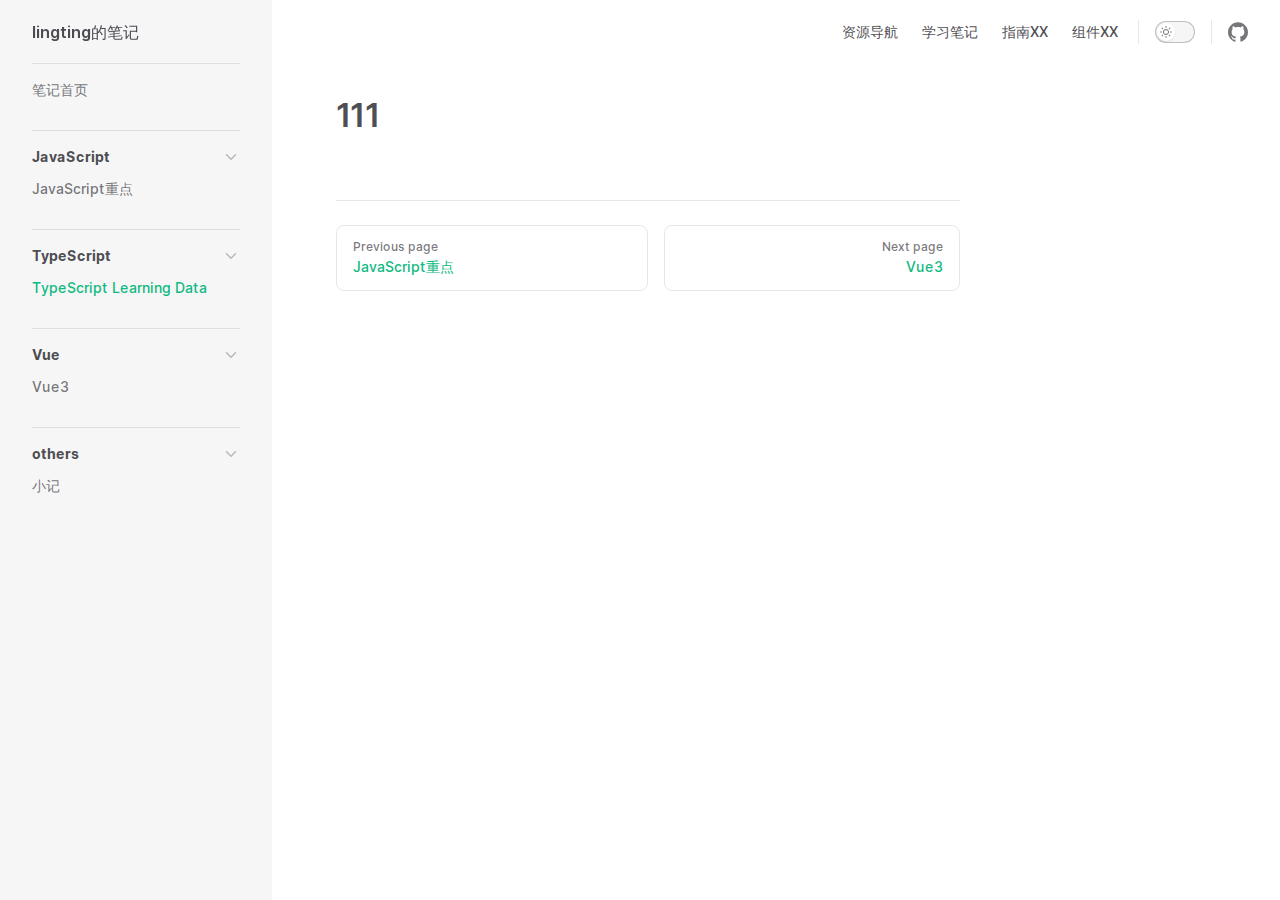
<file: note/typescript/learning/index.html>
<!DOCTYPE html>
<html lang="en-US" dir="ltr">
  <head>
    <meta charset="utf-8">
    <meta name="viewport" content="width=device-width,initial-scale=1">
    <title>111 | VitePress</title>
    <meta name="description" content="A VitePress site">
    <link rel="preload stylesheet" href="/assets/style.3e254407.css" as="style">
    <link rel="modulepreload" href="/assets/app.14ef997c.js">
    <link rel="modulepreload" href="/assets/note_typescript_learning_index.md.e3693252.lean.js">
    
    <link rel="icon" href="/logo.png">
  <script id="check-dark-light">(()=>{const e=localStorage.getItem("vitepress-theme-appearance")||"",a=window.matchMedia("(prefers-color-scheme: dark)").matches;(!e||e==="auto"?a:e==="dark")&&document.documentElement.classList.add("dark")})();</script>
  </head>
  <body>
    <div id="app"><div class="Layout" data-v-ee3dee18><!--[--><!--]--><!--[--><span tabindex="-1" data-v-fad0110d></span><a href="#VPContent" class="VPSkipLink visually-hidden" data-v-fad0110d> Skip to content </a><!--]--><!----><header class="VPNav" data-v-ee3dee18 data-v-22fc5b07><div class="VPNavBar has-sidebar" data-v-22fc5b07 data-v-0fbc10c4><div class="container" data-v-0fbc10c4><div class="title" data-v-0fbc10c4><div class="VPNavBarTitle has-sidebar" data-v-0fbc10c4 data-v-d48dd7a9><a class="title" href="/" data-v-d48dd7a9><!--[--><!--]--><!----><!--[-->lingting的笔记<!--]--><!--[--><!--]--></a></div></div><div class="content" data-v-0fbc10c4><div class="curtain" data-v-0fbc10c4></div><div class="content-body" data-v-0fbc10c4><!--[--><!--]--><!----><nav aria-labelledby="main-nav-aria-label" class="VPNavBarMenu menu" data-v-0fbc10c4 data-v-d47b0ab5><span id="main-nav-aria-label" class="visually-hidden" data-v-d47b0ab5>Main Navigation</span><!--[--><!--[--><a class="VPLink link VPNavBarMenuLink" href="/nav/" data-v-d47b0ab5 data-v-4058e925 data-v-8bf16e4e><!--[-->资源导航<!--]--><!----></a><!--]--><!--[--><a class="VPLink link VPNavBarMenuLink" href="/note/" data-v-d47b0ab5 data-v-4058e925 data-v-8bf16e4e><!--[-->学习笔记<!--]--><!----></a><!--]--><!--[--><a class="VPLink link VPNavBarMenuLink" href="/guild/installation/" data-v-d47b0ab5 data-v-4058e925 data-v-8bf16e4e><!--[-->指南XX<!--]--><!----></a><!--]--><!--[--><a class="VPLink link VPNavBarMenuLink" href="/components/button/" data-v-d47b0ab5 data-v-4058e925 data-v-8bf16e4e><!--[-->组件XX<!--]--><!----></a><!--]--><!--]--></nav><!----><div class="VPNavBarAppearance appearance" data-v-0fbc10c4 data-v-43c63992><button class="VPSwitch VPSwitchAppearance" type="button" role="switch" aria-label="toggle dark mode" aria-checked="false" data-v-43c63992 data-v-db9c8ee4 data-v-27db4621><span class="check" data-v-27db4621><span class="icon" data-v-27db4621><!--[--><svg xmlns="http://www.w3.org/2000/svg" aria-hidden="true" focusable="false" viewbox="0 0 24 24" class="sun" data-v-db9c8ee4><path d="M12,18c-3.3,0-6-2.7-6-6s2.7-6,6-6s6,2.7,6,6S15.3,18,12,18zM12,8c-2.2,0-4,1.8-4,4c0,2.2,1.8,4,4,4c2.2,0,4-1.8,4-4C16,9.8,14.2,8,12,8z"></path><path d="M12,4c-0.6,0-1-0.4-1-1V1c0-0.6,0.4-1,1-1s1,0.4,1,1v2C13,3.6,12.6,4,12,4z"></path><path d="M12,24c-0.6,0-1-0.4-1-1v-2c0-0.6,0.4-1,1-1s1,0.4,1,1v2C13,23.6,12.6,24,12,24z"></path><path d="M5.6,6.6c-0.3,0-0.5-0.1-0.7-0.3L3.5,4.9c-0.4-0.4-0.4-1,0-1.4s1-0.4,1.4,0l1.4,1.4c0.4,0.4,0.4,1,0,1.4C6.2,6.5,5.9,6.6,5.6,6.6z"></path><path d="M19.8,20.8c-0.3,0-0.5-0.1-0.7-0.3l-1.4-1.4c-0.4-0.4-0.4-1,0-1.4s1-0.4,1.4,0l1.4,1.4c0.4,0.4,0.4,1,0,1.4C20.3,20.7,20,20.8,19.8,20.8z"></path><path d="M3,13H1c-0.6,0-1-0.4-1-1s0.4-1,1-1h2c0.6,0,1,0.4,1,1S3.6,13,3,13z"></path><path d="M23,13h-2c-0.6,0-1-0.4-1-1s0.4-1,1-1h2c0.6,0,1,0.4,1,1S23.6,13,23,13z"></path><path d="M4.2,20.8c-0.3,0-0.5-0.1-0.7-0.3c-0.4-0.4-0.4-1,0-1.4l1.4-1.4c0.4-0.4,1-0.4,1.4,0s0.4,1,0,1.4l-1.4,1.4C4.7,20.7,4.5,20.8,4.2,20.8z"></path><path d="M18.4,6.6c-0.3,0-0.5-0.1-0.7-0.3c-0.4-0.4-0.4-1,0-1.4l1.4-1.4c0.4-0.4,1-0.4,1.4,0s0.4,1,0,1.4l-1.4,1.4C18.9,6.5,18.6,6.6,18.4,6.6z"></path></svg><svg xmlns="http://www.w3.org/2000/svg" aria-hidden="true" focusable="false" viewbox="0 0 24 24" class="moon" data-v-db9c8ee4><path d="M12.1,22c-0.3,0-0.6,0-0.9,0c-5.5-0.5-9.5-5.4-9-10.9c0.4-4.8,4.2-8.6,9-9c0.4,0,0.8,0.2,1,0.5c0.2,0.3,0.2,0.8-0.1,1.1c-2,2.7-1.4,6.4,1.3,8.4c2.1,1.6,5,1.6,7.1,0c0.3-0.2,0.7-0.3,1.1-0.1c0.3,0.2,0.5,0.6,0.5,1c-0.2,2.7-1.5,5.1-3.6,6.8C16.6,21.2,14.4,22,12.1,22zM9.3,4.4c-2.9,1-5,3.6-5.2,6.8c-0.4,4.4,2.8,8.3,7.2,8.7c2.1,0.2,4.2-0.4,5.8-1.8c1.1-0.9,1.9-2.1,2.4-3.4c-2.5,0.9-5.3,0.5-7.5-1.1C9.2,11.4,8.1,7.7,9.3,4.4z"></path></svg><!--]--></span></span></button></div><div class="VPSocialLinks VPNavBarSocialLinks social-links" data-v-0fbc10c4 data-v-85d459da data-v-51015b81><!--[--><a class="VPSocialLink" href="https://github.com/lingtingAG/vitepressdemo" target="_blank" rel="noopener" data-v-51015b81 data-v-70d1d21a><svg role="img" viewBox="0 0 24 24" xmlns="http://www.w3.org/2000/svg"><title>GitHub</title><path d="M12 .297c-6.63 0-12 5.373-12 12 0 5.303 3.438 9.8 8.205 11.385.6.113.82-.258.82-.577 0-.285-.01-1.04-.015-2.04-3.338.724-4.042-1.61-4.042-1.61C4.422 18.07 3.633 17.7 3.633 17.7c-1.087-.744.084-.729.084-.729 1.205.084 1.838 1.236 1.838 1.236 1.07 1.835 2.809 1.305 3.495.998.108-.776.417-1.305.76-1.605-2.665-.3-5.466-1.332-5.466-5.93 0-1.31.465-2.38 1.235-3.22-.135-.303-.54-1.523.105-3.176 0 0 1.005-.322 3.3 1.23.96-.267 1.98-.399 3-.405 1.02.006 2.04.138 3 .405 2.28-1.552 3.285-1.23 3.285-1.23.645 1.653.24 2.873.12 3.176.765.84 1.23 1.91 1.23 3.22 0 4.61-2.805 5.625-5.475 5.92.42.36.81 1.096.81 2.22 0 1.606-.015 2.896-.015 3.286 0 .315.21.69.825.57C20.565 22.092 24 17.592 24 12.297c0-6.627-5.373-12-12-12"/></svg></a><!--]--></div><div class="VPFlyout VPNavBarExtra extra" data-v-0fbc10c4 data-v-fe30e8a6 data-v-aa1d4e10><button type="button" class="button" aria-haspopup="true" aria-expanded="false" aria-label="extra navigation" data-v-aa1d4e10><svg xmlns="http://www.w3.org/2000/svg" aria-hidden="true" focusable="false" viewbox="0 0 24 24" class="icon" data-v-aa1d4e10><circle cx="12" cy="12" r="2"></circle><circle cx="19" cy="12" r="2"></circle><circle cx="5" cy="12" r="2"></circle></svg></button><div class="menu" data-v-aa1d4e10><div class="VPMenu" data-v-aa1d4e10 data-v-95880b1a><!----><!--[--><!--[--><!----><div class="group" data-v-fe30e8a6><div class="item appearance" data-v-fe30e8a6><p class="label" data-v-fe30e8a6>Appearance</p><div class="appearance-action" data-v-fe30e8a6><button class="VPSwitch VPSwitchAppearance" type="button" role="switch" aria-label="toggle dark mode" aria-checked="false" data-v-fe30e8a6 data-v-db9c8ee4 data-v-27db4621><span class="check" data-v-27db4621><span class="icon" data-v-27db4621><!--[--><svg xmlns="http://www.w3.org/2000/svg" aria-hidden="true" focusable="false" viewbox="0 0 24 24" class="sun" data-v-db9c8ee4><path d="M12,18c-3.3,0-6-2.7-6-6s2.7-6,6-6s6,2.7,6,6S15.3,18,12,18zM12,8c-2.2,0-4,1.8-4,4c0,2.2,1.8,4,4,4c2.2,0,4-1.8,4-4C16,9.8,14.2,8,12,8z"></path><path d="M12,4c-0.6,0-1-0.4-1-1V1c0-0.6,0.4-1,1-1s1,0.4,1,1v2C13,3.6,12.6,4,12,4z"></path><path d="M12,24c-0.6,0-1-0.4-1-1v-2c0-0.6,0.4-1,1-1s1,0.4,1,1v2C13,23.6,12.6,24,12,24z"></path><path d="M5.6,6.6c-0.3,0-0.5-0.1-0.7-0.3L3.5,4.9c-0.4-0.4-0.4-1,0-1.4s1-0.4,1.4,0l1.4,1.4c0.4,0.4,0.4,1,0,1.4C6.2,6.5,5.9,6.6,5.6,6.6z"></path><path d="M19.8,20.8c-0.3,0-0.5-0.1-0.7-0.3l-1.4-1.4c-0.4-0.4-0.4-1,0-1.4s1-0.4,1.4,0l1.4,1.4c0.4,0.4,0.4,1,0,1.4C20.3,20.7,20,20.8,19.8,20.8z"></path><path d="M3,13H1c-0.6,0-1-0.4-1-1s0.4-1,1-1h2c0.6,0,1,0.4,1,1S3.6,13,3,13z"></path><path d="M23,13h-2c-0.6,0-1-0.4-1-1s0.4-1,1-1h2c0.6,0,1,0.4,1,1S23.6,13,23,13z"></path><path d="M4.2,20.8c-0.3,0-0.5-0.1-0.7-0.3c-0.4-0.4-0.4-1,0-1.4l1.4-1.4c0.4-0.4,1-0.4,1.4,0s0.4,1,0,1.4l-1.4,1.4C4.7,20.7,4.5,20.8,4.2,20.8z"></path><path d="M18.4,6.6c-0.3,0-0.5-0.1-0.7-0.3c-0.4-0.4-0.4-1,0-1.4l1.4-1.4c0.4-0.4,1-0.4,1.4,0s0.4,1,0,1.4l-1.4,1.4C18.9,6.5,18.6,6.6,18.4,6.6z"></path></svg><svg xmlns="http://www.w3.org/2000/svg" aria-hidden="true" focusable="false" viewbox="0 0 24 24" class="moon" data-v-db9c8ee4><path d="M12.1,22c-0.3,0-0.6,0-0.9,0c-5.5-0.5-9.5-5.4-9-10.9c0.4-4.8,4.2-8.6,9-9c0.4,0,0.8,0.2,1,0.5c0.2,0.3,0.2,0.8-0.1,1.1c-2,2.7-1.4,6.4,1.3,8.4c2.1,1.6,5,1.6,7.1,0c0.3-0.2,0.7-0.3,1.1-0.1c0.3,0.2,0.5,0.6,0.5,1c-0.2,2.7-1.5,5.1-3.6,6.8C16.6,21.2,14.4,22,12.1,22zM9.3,4.4c-2.9,1-5,3.6-5.2,6.8c-0.4,4.4,2.8,8.3,7.2,8.7c2.1,0.2,4.2-0.4,5.8-1.8c1.1-0.9,1.9-2.1,2.4-3.4c-2.5,0.9-5.3,0.5-7.5-1.1C9.2,11.4,8.1,7.7,9.3,4.4z"></path></svg><!--]--></span></span></button></div></div></div><div class="group" data-v-fe30e8a6><div class="item social-links" data-v-fe30e8a6><div class="VPSocialLinks social-links-list" data-v-fe30e8a6 data-v-51015b81><!--[--><a class="VPSocialLink" href="https://github.com/lingtingAG/vitepressdemo" target="_blank" rel="noopener" data-v-51015b81 data-v-70d1d21a><svg role="img" viewBox="0 0 24 24" xmlns="http://www.w3.org/2000/svg"><title>GitHub</title><path d="M12 .297c-6.63 0-12 5.373-12 12 0 5.303 3.438 9.8 8.205 11.385.6.113.82-.258.82-.577 0-.285-.01-1.04-.015-2.04-3.338.724-4.042-1.61-4.042-1.61C4.422 18.07 3.633 17.7 3.633 17.7c-1.087-.744.084-.729.084-.729 1.205.084 1.838 1.236 1.838 1.236 1.07 1.835 2.809 1.305 3.495.998.108-.776.417-1.305.76-1.605-2.665-.3-5.466-1.332-5.466-5.93 0-1.31.465-2.38 1.235-3.22-.135-.303-.54-1.523.105-3.176 0 0 1.005-.322 3.3 1.23.96-.267 1.98-.399 3-.405 1.02.006 2.04.138 3 .405 2.28-1.552 3.285-1.23 3.285-1.23.645 1.653.24 2.873.12 3.176.765.84 1.23 1.91 1.23 3.22 0 4.61-2.805 5.625-5.475 5.92.42.36.81 1.096.81 2.22 0 1.606-.015 2.896-.015 3.286 0 .315.21.69.825.57C20.565 22.092 24 17.592 24 12.297c0-6.627-5.373-12-12-12"/></svg></a><!--]--></div></div></div><!--]--><!--]--></div></div></div><!--[--><!--]--><button type="button" class="VPNavBarHamburger hamburger" aria-label="mobile navigation" aria-expanded="false" aria-controls="VPNavScreen" data-v-0fbc10c4 data-v-dd22bab9><span class="container" data-v-dd22bab9><span class="top" data-v-dd22bab9></span><span class="middle" data-v-dd22bab9></span><span class="bottom" data-v-dd22bab9></span></span></button></div></div></div></div><!----></header><div class="VPLocalNav" data-v-ee3dee18 data-v-20f3bc80><button class="menu" aria-expanded="false" aria-controls="VPSidebarNav" data-v-20f3bc80><svg xmlns="http://www.w3.org/2000/svg" aria-hidden="true" focusable="false" viewbox="0 0 24 24" class="menu-icon" data-v-20f3bc80><path d="M17,11H3c-0.6,0-1-0.4-1-1s0.4-1,1-1h14c0.6,0,1,0.4,1,1S17.6,11,17,11z"></path><path d="M21,7H3C2.4,7,2,6.6,2,6s0.4-1,1-1h18c0.6,0,1,0.4,1,1S21.6,7,21,7z"></path><path d="M21,15H3c-0.6,0-1-0.4-1-1s0.4-1,1-1h18c0.6,0,1,0.4,1,1S21.6,15,21,15z"></path><path d="M17,19H3c-0.6,0-1-0.4-1-1s0.4-1,1-1h14c0.6,0,1,0.4,1,1S17.6,19,17,19z"></path></svg><span class="menu-text" data-v-20f3bc80>Menu</span></button><a class="top-link" href="#" data-v-20f3bc80>Return to top</a></div><aside class="VPSidebar" data-v-ee3dee18 data-v-f6226a41><div class="curtain" data-v-f6226a41></div><nav class="nav" id="VPSidebarNav" aria-labelledby="sidebar-aria-label" tabindex="-1" data-v-f6226a41><span class="visually-hidden" id="sidebar-aria-label" data-v-f6226a41> Sidebar Navigation </span><!--[--><!--]--><!--[--><div class="group" data-v-f6226a41><section class="VPSidebarItem level-0" data-v-f6226a41 data-v-c5008f1c><!----><div class="items" data-v-c5008f1c><!--[--><div class="VPSidebarItem level-1 is-link" data-v-c5008f1c data-v-c5008f1c><div class="item" data-v-c5008f1c><div class="indicator" data-v-c5008f1c></div><a class="VPLink link link" href="/note/" data-v-c5008f1c data-v-8bf16e4e><!--[--><p class="text" data-v-c5008f1c>笔记首页</p><!--]--><!----></a><!----></div><!----></div><!--]--></div></section></div><div class="group" data-v-f6226a41><section class="VPSidebarItem level-0 collapsible" data-v-f6226a41 data-v-c5008f1c><div class="item" role="button" data-v-c5008f1c><div class="indicator" data-v-c5008f1c></div><a class="VPLink link" data-v-c5008f1c data-v-8bf16e4e><!--[--><h2 class="text" data-v-c5008f1c>JavaScript</h2><!--]--><!----></a><div class="caret" role="button" data-v-c5008f1c><svg xmlns="http://www.w3.org/2000/svg" aria-hidden="true" focusable="false" viewbox="0 0 24 24" class="caret-icon" data-v-c5008f1c><path d="M9,19c-0.3,0-0.5-0.1-0.7-0.3c-0.4-0.4-0.4-1,0-1.4l5.3-5.3L8.3,6.7c-0.4-0.4-0.4-1,0-1.4s1-0.4,1.4,0l6,6c0.4,0.4,0.4,1,0,1.4l-6,6C9.5,18.9,9.3,19,9,19z"></path></svg></div></div><div class="items" data-v-c5008f1c><!--[--><div class="VPSidebarItem level-1 is-link" data-v-c5008f1c data-v-c5008f1c><div class="item" data-v-c5008f1c><div class="indicator" data-v-c5008f1c></div><a class="VPLink link link" href="/note/javascript/keypoint/" data-v-c5008f1c data-v-8bf16e4e><!--[--><p class="text" data-v-c5008f1c>JavaScript重点</p><!--]--><!----></a><!----></div><!----></div><!--]--></div></section></div><div class="group" data-v-f6226a41><section class="VPSidebarItem level-0 collapsible has-active" data-v-f6226a41 data-v-c5008f1c><div class="item" role="button" data-v-c5008f1c><div class="indicator" data-v-c5008f1c></div><a class="VPLink link" data-v-c5008f1c data-v-8bf16e4e><!--[--><h2 class="text" data-v-c5008f1c>TypeScript</h2><!--]--><!----></a><div class="caret" role="button" data-v-c5008f1c><svg xmlns="http://www.w3.org/2000/svg" aria-hidden="true" focusable="false" viewbox="0 0 24 24" class="caret-icon" data-v-c5008f1c><path d="M9,19c-0.3,0-0.5-0.1-0.7-0.3c-0.4-0.4-0.4-1,0-1.4l5.3-5.3L8.3,6.7c-0.4-0.4-0.4-1,0-1.4s1-0.4,1.4,0l6,6c0.4,0.4,0.4,1,0,1.4l-6,6C9.5,18.9,9.3,19,9,19z"></path></svg></div></div><div class="items" data-v-c5008f1c><!--[--><div class="VPSidebarItem level-1 is-link is-active has-active" data-v-c5008f1c data-v-c5008f1c><div class="item" data-v-c5008f1c><div class="indicator" data-v-c5008f1c></div><a class="VPLink link link" href="/note/typescript/learning/" data-v-c5008f1c data-v-8bf16e4e><!--[--><p class="text" data-v-c5008f1c>TypeScript Learning Data</p><!--]--><!----></a><!----></div><!----></div><!--]--></div></section></div><div class="group" data-v-f6226a41><section class="VPSidebarItem level-0 collapsible" data-v-f6226a41 data-v-c5008f1c><div class="item" role="button" data-v-c5008f1c><div class="indicator" data-v-c5008f1c></div><a class="VPLink link" data-v-c5008f1c data-v-8bf16e4e><!--[--><h2 class="text" data-v-c5008f1c>Vue</h2><!--]--><!----></a><div class="caret" role="button" data-v-c5008f1c><svg xmlns="http://www.w3.org/2000/svg" aria-hidden="true" focusable="false" viewbox="0 0 24 24" class="caret-icon" data-v-c5008f1c><path d="M9,19c-0.3,0-0.5-0.1-0.7-0.3c-0.4-0.4-0.4-1,0-1.4l5.3-5.3L8.3,6.7c-0.4-0.4-0.4-1,0-1.4s1-0.4,1.4,0l6,6c0.4,0.4,0.4,1,0,1.4l-6,6C9.5,18.9,9.3,19,9,19z"></path></svg></div></div><div class="items" data-v-c5008f1c><!--[--><div class="VPSidebarItem level-1 is-link" data-v-c5008f1c data-v-c5008f1c><div class="item" data-v-c5008f1c><div class="indicator" data-v-c5008f1c></div><a class="VPLink link link" href="/note/vue/" data-v-c5008f1c data-v-8bf16e4e><!--[--><p class="text" data-v-c5008f1c>Vue3</p><!--]--><!----></a><!----></div><!----></div><!--]--></div></section></div><div class="group" data-v-f6226a41><section class="VPSidebarItem level-0 collapsible" data-v-f6226a41 data-v-c5008f1c><div class="item" role="button" data-v-c5008f1c><div class="indicator" data-v-c5008f1c></div><a class="VPLink link" data-v-c5008f1c data-v-8bf16e4e><!--[--><h2 class="text" data-v-c5008f1c>others</h2><!--]--><!----></a><div class="caret" role="button" data-v-c5008f1c><svg xmlns="http://www.w3.org/2000/svg" aria-hidden="true" focusable="false" viewbox="0 0 24 24" class="caret-icon" data-v-c5008f1c><path d="M9,19c-0.3,0-0.5-0.1-0.7-0.3c-0.4-0.4-0.4-1,0-1.4l5.3-5.3L8.3,6.7c-0.4-0.4-0.4-1,0-1.4s1-0.4,1.4,0l6,6c0.4,0.4,0.4,1,0,1.4l-6,6C9.5,18.9,9.3,19,9,19z"></path></svg></div></div><div class="items" data-v-c5008f1c><!--[--><div class="VPSidebarItem level-1 is-link" data-v-c5008f1c data-v-c5008f1c><div class="item" data-v-c5008f1c><div class="indicator" data-v-c5008f1c></div><a class="VPLink link link" href="/note/others/" data-v-c5008f1c data-v-8bf16e4e><!--[--><p class="text" data-v-c5008f1c>小记</p><!--]--><!----></a><!----></div><!----></div><!--]--></div></section></div><!--]--><!--[--><!--]--></nav></aside><div class="VPContent has-sidebar" id="VPContent" data-v-ee3dee18 data-v-6ed498f0><div class="VPDoc has-sidebar has-aside" data-v-6ed498f0 data-v-2092354e><div class="container" data-v-2092354e><div class="aside" data-v-2092354e><div class="aside-curtain" data-v-2092354e></div><div class="aside-container" data-v-2092354e><div class="aside-content" data-v-2092354e><div class="VPDocAside" data-v-2092354e data-v-b5288bc6><!--[--><!--]--><!--[--><!--]--><div class="VPDocAsideOutline" data-v-b5288bc6 data-v-5153e34f><div class="content" data-v-5153e34f><div class="outline-marker" data-v-5153e34f></div><div class="outline-title" data-v-5153e34f>On this page</div><nav aria-labelledby="doc-outline-aria-label" data-v-5153e34f><span class="visually-hidden" id="doc-outline-aria-label" data-v-5153e34f> Table of Contents for current page </span><ul class="root" data-v-5153e34f data-v-f11064de><!--[--><!--]--></ul></nav></div></div><!--[--><!--]--><div class="spacer" data-v-b5288bc6></div><!--[--><!--]--><!----><!--[--><!--]--><!--[--><!--]--></div></div></div></div><div class="content" data-v-2092354e><div class="content-container" data-v-2092354e><!--[--><!--]--><main class="main" data-v-2092354e><div style="position:relative;" class="vp-doc _note_typescript_learning_index" data-v-2092354e><div><h1 id="_111" tabindex="-1">111 <a class="header-anchor" href="#_111" aria-hidden="true">#</a></h1></div></div></main><!--[--><!--]--><footer class="VPDocFooter" data-v-2092354e data-v-d4125ab2><!----><div class="prev-next" data-v-d4125ab2><div class="pager" data-v-d4125ab2><a class="pager-link prev" href="/note/javascript/keypoint/" data-v-d4125ab2><span class="desc" data-v-d4125ab2>Previous page</span><span class="title" data-v-d4125ab2>JavaScript重点</span></a></div><div class="has-prev pager" data-v-d4125ab2><a class="pager-link next" href="/note/vue/" data-v-d4125ab2><span class="desc" data-v-d4125ab2>Next page</span><span class="title" data-v-d4125ab2>Vue3</span></a></div></div></footer><!--[--><!--]--></div></div></div></div></div><!----><!--[--><!--]--></div></div>
    <script>__VP_HASH_MAP__ = JSON.parse("{\"components_button_index.md\":\"ac72ffe1\",\"index.md\":\"442c2dcf\",\"guild_quickstart_index.md\":\"bc96786a\",\"note_others_index.md\":\"639f7edf\",\"note_typescript_index.md\":\"7dbaafbe\",\"note_typescript_learning_index.md\":\"e3693252\",\"note_javascript_index.md\":\"16ff39f0\",\"note_css_indx.md\":\"68b8cda5\",\"guild_installation_index.md\":\"f0de6531\",\"note_index.md\":\"faaba038\",\"nav_index.md\":\"1f9ba4c8\",\"note_vue_index.md\":\"e2acfa0b\",\"note_javascript_keypoint_index.md\":\"7f2b43e9\"}")</script>
    <script type="module" async src="/assets/app.14ef997c.js"></script>
    
  </body>
</html>
</file>
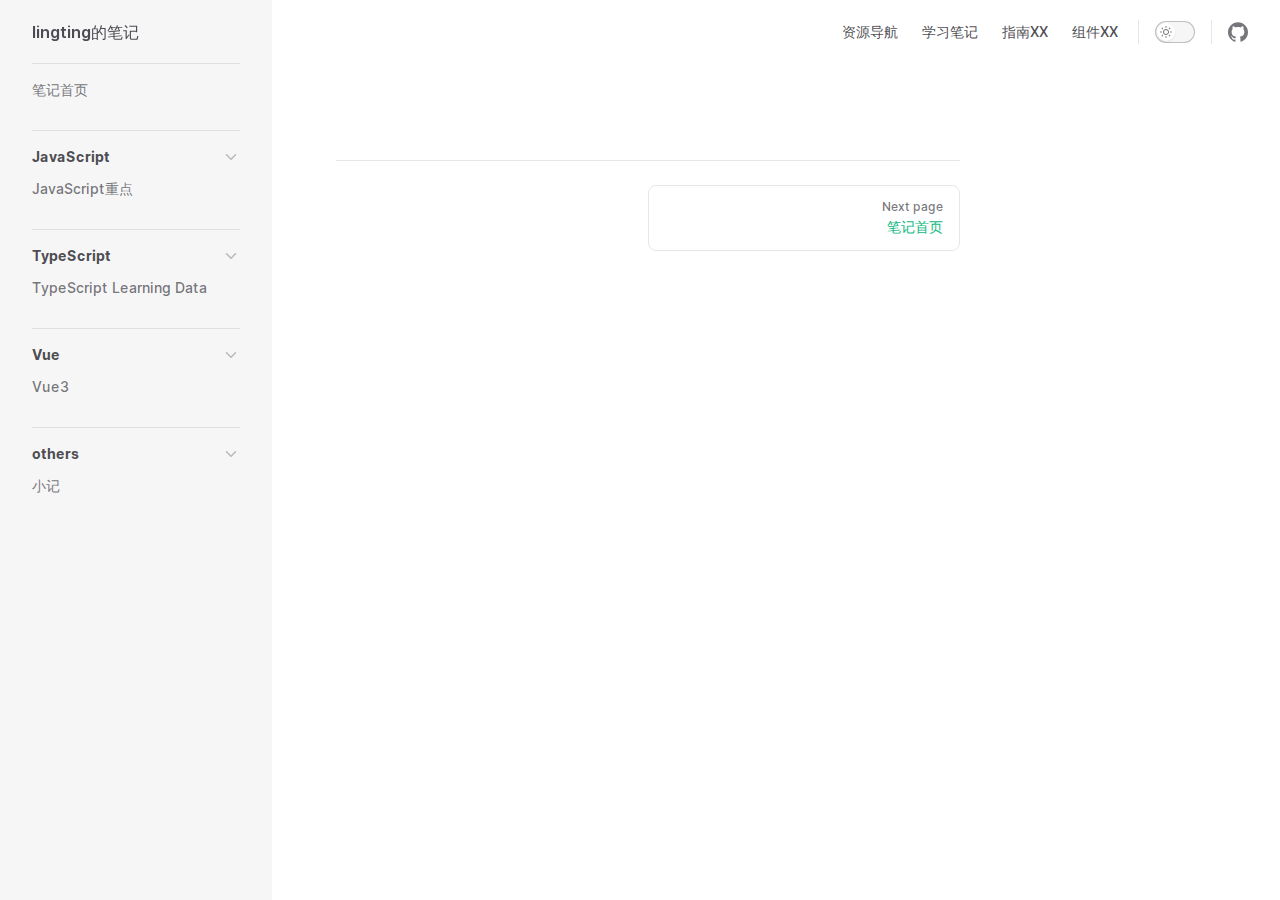
<file: note/css/indx.html>
<!DOCTYPE html>
<html lang="en-US" dir="ltr">
  <head>
    <meta charset="utf-8">
    <meta name="viewport" content="width=device-width,initial-scale=1">
    <title>VitePress | VitePress</title>
    <meta name="description" content="A VitePress site">
    <link rel="preload stylesheet" href="/assets/style.3e254407.css" as="style">
    <link rel="modulepreload" href="/assets/app.14ef997c.js">
    <link rel="modulepreload" href="/assets/note_css_indx.md.68b8cda5.lean.js">
    
    <link rel="icon" href="/logo.png">
  <script id="check-dark-light">(()=>{const e=localStorage.getItem("vitepress-theme-appearance")||"",a=window.matchMedia("(prefers-color-scheme: dark)").matches;(!e||e==="auto"?a:e==="dark")&&document.documentElement.classList.add("dark")})();</script>
  </head>
  <body>
    <div id="app"><div class="Layout" data-v-ee3dee18><!--[--><!--]--><!--[--><span tabindex="-1" data-v-fad0110d></span><a href="#VPContent" class="VPSkipLink visually-hidden" data-v-fad0110d> Skip to content </a><!--]--><!----><header class="VPNav" data-v-ee3dee18 data-v-22fc5b07><div class="VPNavBar has-sidebar" data-v-22fc5b07 data-v-0fbc10c4><div class="container" data-v-0fbc10c4><div class="title" data-v-0fbc10c4><div class="VPNavBarTitle has-sidebar" data-v-0fbc10c4 data-v-d48dd7a9><a class="title" href="/" data-v-d48dd7a9><!--[--><!--]--><!----><!--[-->lingting的笔记<!--]--><!--[--><!--]--></a></div></div><div class="content" data-v-0fbc10c4><div class="curtain" data-v-0fbc10c4></div><div class="content-body" data-v-0fbc10c4><!--[--><!--]--><!----><nav aria-labelledby="main-nav-aria-label" class="VPNavBarMenu menu" data-v-0fbc10c4 data-v-d47b0ab5><span id="main-nav-aria-label" class="visually-hidden" data-v-d47b0ab5>Main Navigation</span><!--[--><!--[--><a class="VPLink link VPNavBarMenuLink" href="/nav/" data-v-d47b0ab5 data-v-4058e925 data-v-8bf16e4e><!--[-->资源导航<!--]--><!----></a><!--]--><!--[--><a class="VPLink link VPNavBarMenuLink" href="/note/" data-v-d47b0ab5 data-v-4058e925 data-v-8bf16e4e><!--[-->学习笔记<!--]--><!----></a><!--]--><!--[--><a class="VPLink link VPNavBarMenuLink" href="/guild/installation/" data-v-d47b0ab5 data-v-4058e925 data-v-8bf16e4e><!--[-->指南XX<!--]--><!----></a><!--]--><!--[--><a class="VPLink link VPNavBarMenuLink" href="/components/button/" data-v-d47b0ab5 data-v-4058e925 data-v-8bf16e4e><!--[-->组件XX<!--]--><!----></a><!--]--><!--]--></nav><!----><div class="VPNavBarAppearance appearance" data-v-0fbc10c4 data-v-43c63992><button class="VPSwitch VPSwitchAppearance" type="button" role="switch" aria-label="toggle dark mode" aria-checked="false" data-v-43c63992 data-v-db9c8ee4 data-v-27db4621><span class="check" data-v-27db4621><span class="icon" data-v-27db4621><!--[--><svg xmlns="http://www.w3.org/2000/svg" aria-hidden="true" focusable="false" viewbox="0 0 24 24" class="sun" data-v-db9c8ee4><path d="M12,18c-3.3,0-6-2.7-6-6s2.7-6,6-6s6,2.7,6,6S15.3,18,12,18zM12,8c-2.2,0-4,1.8-4,4c0,2.2,1.8,4,4,4c2.2,0,4-1.8,4-4C16,9.8,14.2,8,12,8z"></path><path d="M12,4c-0.6,0-1-0.4-1-1V1c0-0.6,0.4-1,1-1s1,0.4,1,1v2C13,3.6,12.6,4,12,4z"></path><path d="M12,24c-0.6,0-1-0.4-1-1v-2c0-0.6,0.4-1,1-1s1,0.4,1,1v2C13,23.6,12.6,24,12,24z"></path><path d="M5.6,6.6c-0.3,0-0.5-0.1-0.7-0.3L3.5,4.9c-0.4-0.4-0.4-1,0-1.4s1-0.4,1.4,0l1.4,1.4c0.4,0.4,0.4,1,0,1.4C6.2,6.5,5.9,6.6,5.6,6.6z"></path><path d="M19.8,20.8c-0.3,0-0.5-0.1-0.7-0.3l-1.4-1.4c-0.4-0.4-0.4-1,0-1.4s1-0.4,1.4,0l1.4,1.4c0.4,0.4,0.4,1,0,1.4C20.3,20.7,20,20.8,19.8,20.8z"></path><path d="M3,13H1c-0.6,0-1-0.4-1-1s0.4-1,1-1h2c0.6,0,1,0.4,1,1S3.6,13,3,13z"></path><path d="M23,13h-2c-0.6,0-1-0.4-1-1s0.4-1,1-1h2c0.6,0,1,0.4,1,1S23.6,13,23,13z"></path><path d="M4.2,20.8c-0.3,0-0.5-0.1-0.7-0.3c-0.4-0.4-0.4-1,0-1.4l1.4-1.4c0.4-0.4,1-0.4,1.4,0s0.4,1,0,1.4l-1.4,1.4C4.7,20.7,4.5,20.8,4.2,20.8z"></path><path d="M18.4,6.6c-0.3,0-0.5-0.1-0.7-0.3c-0.4-0.4-0.4-1,0-1.4l1.4-1.4c0.4-0.4,1-0.4,1.4,0s0.4,1,0,1.4l-1.4,1.4C18.9,6.5,18.6,6.6,18.4,6.6z"></path></svg><svg xmlns="http://www.w3.org/2000/svg" aria-hidden="true" focusable="false" viewbox="0 0 24 24" class="moon" data-v-db9c8ee4><path d="M12.1,22c-0.3,0-0.6,0-0.9,0c-5.5-0.5-9.5-5.4-9-10.9c0.4-4.8,4.2-8.6,9-9c0.4,0,0.8,0.2,1,0.5c0.2,0.3,0.2,0.8-0.1,1.1c-2,2.7-1.4,6.4,1.3,8.4c2.1,1.6,5,1.6,7.1,0c0.3-0.2,0.7-0.3,1.1-0.1c0.3,0.2,0.5,0.6,0.5,1c-0.2,2.7-1.5,5.1-3.6,6.8C16.6,21.2,14.4,22,12.1,22zM9.3,4.4c-2.9,1-5,3.6-5.2,6.8c-0.4,4.4,2.8,8.3,7.2,8.7c2.1,0.2,4.2-0.4,5.8-1.8c1.1-0.9,1.9-2.1,2.4-3.4c-2.5,0.9-5.3,0.5-7.5-1.1C9.2,11.4,8.1,7.7,9.3,4.4z"></path></svg><!--]--></span></span></button></div><div class="VPSocialLinks VPNavBarSocialLinks social-links" data-v-0fbc10c4 data-v-85d459da data-v-51015b81><!--[--><a class="VPSocialLink" href="https://github.com/lingtingAG/vitepressdemo" target="_blank" rel="noopener" data-v-51015b81 data-v-70d1d21a><svg role="img" viewBox="0 0 24 24" xmlns="http://www.w3.org/2000/svg"><title>GitHub</title><path d="M12 .297c-6.63 0-12 5.373-12 12 0 5.303 3.438 9.8 8.205 11.385.6.113.82-.258.82-.577 0-.285-.01-1.04-.015-2.04-3.338.724-4.042-1.61-4.042-1.61C4.422 18.07 3.633 17.7 3.633 17.7c-1.087-.744.084-.729.084-.729 1.205.084 1.838 1.236 1.838 1.236 1.07 1.835 2.809 1.305 3.495.998.108-.776.417-1.305.76-1.605-2.665-.3-5.466-1.332-5.466-5.93 0-1.31.465-2.38 1.235-3.22-.135-.303-.54-1.523.105-3.176 0 0 1.005-.322 3.3 1.23.96-.267 1.98-.399 3-.405 1.02.006 2.04.138 3 .405 2.28-1.552 3.285-1.23 3.285-1.23.645 1.653.24 2.873.12 3.176.765.84 1.23 1.91 1.23 3.22 0 4.61-2.805 5.625-5.475 5.92.42.36.81 1.096.81 2.22 0 1.606-.015 2.896-.015 3.286 0 .315.21.69.825.57C20.565 22.092 24 17.592 24 12.297c0-6.627-5.373-12-12-12"/></svg></a><!--]--></div><div class="VPFlyout VPNavBarExtra extra" data-v-0fbc10c4 data-v-fe30e8a6 data-v-aa1d4e10><button type="button" class="button" aria-haspopup="true" aria-expanded="false" aria-label="extra navigation" data-v-aa1d4e10><svg xmlns="http://www.w3.org/2000/svg" aria-hidden="true" focusable="false" viewbox="0 0 24 24" class="icon" data-v-aa1d4e10><circle cx="12" cy="12" r="2"></circle><circle cx="19" cy="12" r="2"></circle><circle cx="5" cy="12" r="2"></circle></svg></button><div class="menu" data-v-aa1d4e10><div class="VPMenu" data-v-aa1d4e10 data-v-95880b1a><!----><!--[--><!--[--><!----><div class="group" data-v-fe30e8a6><div class="item appearance" data-v-fe30e8a6><p class="label" data-v-fe30e8a6>Appearance</p><div class="appearance-action" data-v-fe30e8a6><button class="VPSwitch VPSwitchAppearance" type="button" role="switch" aria-label="toggle dark mode" aria-checked="false" data-v-fe30e8a6 data-v-db9c8ee4 data-v-27db4621><span class="check" data-v-27db4621><span class="icon" data-v-27db4621><!--[--><svg xmlns="http://www.w3.org/2000/svg" aria-hidden="true" focusable="false" viewbox="0 0 24 24" class="sun" data-v-db9c8ee4><path d="M12,18c-3.3,0-6-2.7-6-6s2.7-6,6-6s6,2.7,6,6S15.3,18,12,18zM12,8c-2.2,0-4,1.8-4,4c0,2.2,1.8,4,4,4c2.2,0,4-1.8,4-4C16,9.8,14.2,8,12,8z"></path><path d="M12,4c-0.6,0-1-0.4-1-1V1c0-0.6,0.4-1,1-1s1,0.4,1,1v2C13,3.6,12.6,4,12,4z"></path><path d="M12,24c-0.6,0-1-0.4-1-1v-2c0-0.6,0.4-1,1-1s1,0.4,1,1v2C13,23.6,12.6,24,12,24z"></path><path d="M5.6,6.6c-0.3,0-0.5-0.1-0.7-0.3L3.5,4.9c-0.4-0.4-0.4-1,0-1.4s1-0.4,1.4,0l1.4,1.4c0.4,0.4,0.4,1,0,1.4C6.2,6.5,5.9,6.6,5.6,6.6z"></path><path d="M19.8,20.8c-0.3,0-0.5-0.1-0.7-0.3l-1.4-1.4c-0.4-0.4-0.4-1,0-1.4s1-0.4,1.4,0l1.4,1.4c0.4,0.4,0.4,1,0,1.4C20.3,20.7,20,20.8,19.8,20.8z"></path><path d="M3,13H1c-0.6,0-1-0.4-1-1s0.4-1,1-1h2c0.6,0,1,0.4,1,1S3.6,13,3,13z"></path><path d="M23,13h-2c-0.6,0-1-0.4-1-1s0.4-1,1-1h2c0.6,0,1,0.4,1,1S23.6,13,23,13z"></path><path d="M4.2,20.8c-0.3,0-0.5-0.1-0.7-0.3c-0.4-0.4-0.4-1,0-1.4l1.4-1.4c0.4-0.4,1-0.4,1.4,0s0.4,1,0,1.4l-1.4,1.4C4.7,20.7,4.5,20.8,4.2,20.8z"></path><path d="M18.4,6.6c-0.3,0-0.5-0.1-0.7-0.3c-0.4-0.4-0.4-1,0-1.4l1.4-1.4c0.4-0.4,1-0.4,1.4,0s0.4,1,0,1.4l-1.4,1.4C18.9,6.5,18.6,6.6,18.4,6.6z"></path></svg><svg xmlns="http://www.w3.org/2000/svg" aria-hidden="true" focusable="false" viewbox="0 0 24 24" class="moon" data-v-db9c8ee4><path d="M12.1,22c-0.3,0-0.6,0-0.9,0c-5.5-0.5-9.5-5.4-9-10.9c0.4-4.8,4.2-8.6,9-9c0.4,0,0.8,0.2,1,0.5c0.2,0.3,0.2,0.8-0.1,1.1c-2,2.7-1.4,6.4,1.3,8.4c2.1,1.6,5,1.6,7.1,0c0.3-0.2,0.7-0.3,1.1-0.1c0.3,0.2,0.5,0.6,0.5,1c-0.2,2.7-1.5,5.1-3.6,6.8C16.6,21.2,14.4,22,12.1,22zM9.3,4.4c-2.9,1-5,3.6-5.2,6.8c-0.4,4.4,2.8,8.3,7.2,8.7c2.1,0.2,4.2-0.4,5.8-1.8c1.1-0.9,1.9-2.1,2.4-3.4c-2.5,0.9-5.3,0.5-7.5-1.1C9.2,11.4,8.1,7.7,9.3,4.4z"></path></svg><!--]--></span></span></button></div></div></div><div class="group" data-v-fe30e8a6><div class="item social-links" data-v-fe30e8a6><div class="VPSocialLinks social-links-list" data-v-fe30e8a6 data-v-51015b81><!--[--><a class="VPSocialLink" href="https://github.com/lingtingAG/vitepressdemo" target="_blank" rel="noopener" data-v-51015b81 data-v-70d1d21a><svg role="img" viewBox="0 0 24 24" xmlns="http://www.w3.org/2000/svg"><title>GitHub</title><path d="M12 .297c-6.63 0-12 5.373-12 12 0 5.303 3.438 9.8 8.205 11.385.6.113.82-.258.82-.577 0-.285-.01-1.04-.015-2.04-3.338.724-4.042-1.61-4.042-1.61C4.422 18.07 3.633 17.7 3.633 17.7c-1.087-.744.084-.729.084-.729 1.205.084 1.838 1.236 1.838 1.236 1.07 1.835 2.809 1.305 3.495.998.108-.776.417-1.305.76-1.605-2.665-.3-5.466-1.332-5.466-5.93 0-1.31.465-2.38 1.235-3.22-.135-.303-.54-1.523.105-3.176 0 0 1.005-.322 3.3 1.23.96-.267 1.98-.399 3-.405 1.02.006 2.04.138 3 .405 2.28-1.552 3.285-1.23 3.285-1.23.645 1.653.24 2.873.12 3.176.765.84 1.23 1.91 1.23 3.22 0 4.61-2.805 5.625-5.475 5.92.42.36.81 1.096.81 2.22 0 1.606-.015 2.896-.015 3.286 0 .315.21.69.825.57C20.565 22.092 24 17.592 24 12.297c0-6.627-5.373-12-12-12"/></svg></a><!--]--></div></div></div><!--]--><!--]--></div></div></div><!--[--><!--]--><button type="button" class="VPNavBarHamburger hamburger" aria-label="mobile navigation" aria-expanded="false" aria-controls="VPNavScreen" data-v-0fbc10c4 data-v-dd22bab9><span class="container" data-v-dd22bab9><span class="top" data-v-dd22bab9></span><span class="middle" data-v-dd22bab9></span><span class="bottom" data-v-dd22bab9></span></span></button></div></div></div></div><!----></header><div class="VPLocalNav" data-v-ee3dee18 data-v-20f3bc80><button class="menu" aria-expanded="false" aria-controls="VPSidebarNav" data-v-20f3bc80><svg xmlns="http://www.w3.org/2000/svg" aria-hidden="true" focusable="false" viewbox="0 0 24 24" class="menu-icon" data-v-20f3bc80><path d="M17,11H3c-0.6,0-1-0.4-1-1s0.4-1,1-1h14c0.6,0,1,0.4,1,1S17.6,11,17,11z"></path><path d="M21,7H3C2.4,7,2,6.6,2,6s0.4-1,1-1h18c0.6,0,1,0.4,1,1S21.6,7,21,7z"></path><path d="M21,15H3c-0.6,0-1-0.4-1-1s0.4-1,1-1h18c0.6,0,1,0.4,1,1S21.6,15,21,15z"></path><path d="M17,19H3c-0.6,0-1-0.4-1-1s0.4-1,1-1h14c0.6,0,1,0.4,1,1S17.6,19,17,19z"></path></svg><span class="menu-text" data-v-20f3bc80>Menu</span></button><a class="top-link" href="#" data-v-20f3bc80>Return to top</a></div><aside class="VPSidebar" data-v-ee3dee18 data-v-f6226a41><div class="curtain" data-v-f6226a41></div><nav class="nav" id="VPSidebarNav" aria-labelledby="sidebar-aria-label" tabindex="-1" data-v-f6226a41><span class="visually-hidden" id="sidebar-aria-label" data-v-f6226a41> Sidebar Navigation </span><!--[--><!--]--><!--[--><div class="group" data-v-f6226a41><section class="VPSidebarItem level-0" data-v-f6226a41 data-v-c5008f1c><!----><div class="items" data-v-c5008f1c><!--[--><div class="VPSidebarItem level-1 is-link" data-v-c5008f1c data-v-c5008f1c><div class="item" data-v-c5008f1c><div class="indicator" data-v-c5008f1c></div><a class="VPLink link link" href="/note/" data-v-c5008f1c data-v-8bf16e4e><!--[--><p class="text" data-v-c5008f1c>笔记首页</p><!--]--><!----></a><!----></div><!----></div><!--]--></div></section></div><div class="group" data-v-f6226a41><section class="VPSidebarItem level-0 collapsible" data-v-f6226a41 data-v-c5008f1c><div class="item" role="button" data-v-c5008f1c><div class="indicator" data-v-c5008f1c></div><a class="VPLink link" data-v-c5008f1c data-v-8bf16e4e><!--[--><h2 class="text" data-v-c5008f1c>JavaScript</h2><!--]--><!----></a><div class="caret" role="button" data-v-c5008f1c><svg xmlns="http://www.w3.org/2000/svg" aria-hidden="true" focusable="false" viewbox="0 0 24 24" class="caret-icon" data-v-c5008f1c><path d="M9,19c-0.3,0-0.5-0.1-0.7-0.3c-0.4-0.4-0.4-1,0-1.4l5.3-5.3L8.3,6.7c-0.4-0.4-0.4-1,0-1.4s1-0.4,1.4,0l6,6c0.4,0.4,0.4,1,0,1.4l-6,6C9.5,18.9,9.3,19,9,19z"></path></svg></div></div><div class="items" data-v-c5008f1c><!--[--><div class="VPSidebarItem level-1 is-link" data-v-c5008f1c data-v-c5008f1c><div class="item" data-v-c5008f1c><div class="indicator" data-v-c5008f1c></div><a class="VPLink link link" href="/note/javascript/keypoint/" data-v-c5008f1c data-v-8bf16e4e><!--[--><p class="text" data-v-c5008f1c>JavaScript重点</p><!--]--><!----></a><!----></div><!----></div><!--]--></div></section></div><div class="group" data-v-f6226a41><section class="VPSidebarItem level-0 collapsible" data-v-f6226a41 data-v-c5008f1c><div class="item" role="button" data-v-c5008f1c><div class="indicator" data-v-c5008f1c></div><a class="VPLink link" data-v-c5008f1c data-v-8bf16e4e><!--[--><h2 class="text" data-v-c5008f1c>TypeScript</h2><!--]--><!----></a><div class="caret" role="button" data-v-c5008f1c><svg xmlns="http://www.w3.org/2000/svg" aria-hidden="true" focusable="false" viewbox="0 0 24 24" class="caret-icon" data-v-c5008f1c><path d="M9,19c-0.3,0-0.5-0.1-0.7-0.3c-0.4-0.4-0.4-1,0-1.4l5.3-5.3L8.3,6.7c-0.4-0.4-0.4-1,0-1.4s1-0.4,1.4,0l6,6c0.4,0.4,0.4,1,0,1.4l-6,6C9.5,18.9,9.3,19,9,19z"></path></svg></div></div><div class="items" data-v-c5008f1c><!--[--><div class="VPSidebarItem level-1 is-link" data-v-c5008f1c data-v-c5008f1c><div class="item" data-v-c5008f1c><div class="indicator" data-v-c5008f1c></div><a class="VPLink link link" href="/note/typescript/learning/" data-v-c5008f1c data-v-8bf16e4e><!--[--><p class="text" data-v-c5008f1c>TypeScript Learning Data</p><!--]--><!----></a><!----></div><!----></div><!--]--></div></section></div><div class="group" data-v-f6226a41><section class="VPSidebarItem level-0 collapsible" data-v-f6226a41 data-v-c5008f1c><div class="item" role="button" data-v-c5008f1c><div class="indicator" data-v-c5008f1c></div><a class="VPLink link" data-v-c5008f1c data-v-8bf16e4e><!--[--><h2 class="text" data-v-c5008f1c>Vue</h2><!--]--><!----></a><div class="caret" role="button" data-v-c5008f1c><svg xmlns="http://www.w3.org/2000/svg" aria-hidden="true" focusable="false" viewbox="0 0 24 24" class="caret-icon" data-v-c5008f1c><path d="M9,19c-0.3,0-0.5-0.1-0.7-0.3c-0.4-0.4-0.4-1,0-1.4l5.3-5.3L8.3,6.7c-0.4-0.4-0.4-1,0-1.4s1-0.4,1.4,0l6,6c0.4,0.4,0.4,1,0,1.4l-6,6C9.5,18.9,9.3,19,9,19z"></path></svg></div></div><div class="items" data-v-c5008f1c><!--[--><div class="VPSidebarItem level-1 is-link" data-v-c5008f1c data-v-c5008f1c><div class="item" data-v-c5008f1c><div class="indicator" data-v-c5008f1c></div><a class="VPLink link link" href="/note/vue/" data-v-c5008f1c data-v-8bf16e4e><!--[--><p class="text" data-v-c5008f1c>Vue3</p><!--]--><!----></a><!----></div><!----></div><!--]--></div></section></div><div class="group" data-v-f6226a41><section class="VPSidebarItem level-0 collapsible" data-v-f6226a41 data-v-c5008f1c><div class="item" role="button" data-v-c5008f1c><div class="indicator" data-v-c5008f1c></div><a class="VPLink link" data-v-c5008f1c data-v-8bf16e4e><!--[--><h2 class="text" data-v-c5008f1c>others</h2><!--]--><!----></a><div class="caret" role="button" data-v-c5008f1c><svg xmlns="http://www.w3.org/2000/svg" aria-hidden="true" focusable="false" viewbox="0 0 24 24" class="caret-icon" data-v-c5008f1c><path d="M9,19c-0.3,0-0.5-0.1-0.7-0.3c-0.4-0.4-0.4-1,0-1.4l5.3-5.3L8.3,6.7c-0.4-0.4-0.4-1,0-1.4s1-0.4,1.4,0l6,6c0.4,0.4,0.4,1,0,1.4l-6,6C9.5,18.9,9.3,19,9,19z"></path></svg></div></div><div class="items" data-v-c5008f1c><!--[--><div class="VPSidebarItem level-1 is-link" data-v-c5008f1c data-v-c5008f1c><div class="item" data-v-c5008f1c><div class="indicator" data-v-c5008f1c></div><a class="VPLink link link" href="/note/others/" data-v-c5008f1c data-v-8bf16e4e><!--[--><p class="text" data-v-c5008f1c>小记</p><!--]--><!----></a><!----></div><!----></div><!--]--></div></section></div><!--]--><!--[--><!--]--></nav></aside><div class="VPContent has-sidebar" id="VPContent" data-v-ee3dee18 data-v-6ed498f0><div class="VPDoc has-sidebar has-aside" data-v-6ed498f0 data-v-2092354e><div class="container" data-v-2092354e><div class="aside" data-v-2092354e><div class="aside-curtain" data-v-2092354e></div><div class="aside-container" data-v-2092354e><div class="aside-content" data-v-2092354e><div class="VPDocAside" data-v-2092354e data-v-b5288bc6><!--[--><!--]--><!--[--><!--]--><div class="VPDocAsideOutline" data-v-b5288bc6 data-v-5153e34f><div class="content" data-v-5153e34f><div class="outline-marker" data-v-5153e34f></div><div class="outline-title" data-v-5153e34f>On this page</div><nav aria-labelledby="doc-outline-aria-label" data-v-5153e34f><span class="visually-hidden" id="doc-outline-aria-label" data-v-5153e34f> Table of Contents for current page </span><ul class="root" data-v-5153e34f data-v-f11064de><!--[--><!--]--></ul></nav></div></div><!--[--><!--]--><div class="spacer" data-v-b5288bc6></div><!--[--><!--]--><!----><!--[--><!--]--><!--[--><!--]--></div></div></div></div><div class="content" data-v-2092354e><div class="content-container" data-v-2092354e><!--[--><!--]--><main class="main" data-v-2092354e><div style="position:relative;" class="vp-doc _note_css_indx" data-v-2092354e><div></div></div></main><!--[--><!--]--><footer class="VPDocFooter" data-v-2092354e data-v-d4125ab2><!----><div class="prev-next" data-v-d4125ab2><div class="pager" data-v-d4125ab2><!----></div><div class="pager" data-v-d4125ab2><a class="pager-link next" href="/note/" data-v-d4125ab2><span class="desc" data-v-d4125ab2>Next page</span><span class="title" data-v-d4125ab2>笔记首页</span></a></div></div></footer><!--[--><!--]--></div></div></div></div></div><!----><!--[--><!--]--></div></div>
    <script>__VP_HASH_MAP__ = JSON.parse("{\"components_button_index.md\":\"ac72ffe1\",\"index.md\":\"442c2dcf\",\"guild_quickstart_index.md\":\"bc96786a\",\"note_others_index.md\":\"639f7edf\",\"note_typescript_index.md\":\"7dbaafbe\",\"note_typescript_learning_index.md\":\"e3693252\",\"note_javascript_index.md\":\"16ff39f0\",\"note_css_indx.md\":\"68b8cda5\",\"guild_installation_index.md\":\"f0de6531\",\"note_index.md\":\"faaba038\",\"nav_index.md\":\"1f9ba4c8\",\"note_vue_index.md\":\"e2acfa0b\",\"note_javascript_keypoint_index.md\":\"7f2b43e9\"}")</script>
    <script type="module" async src="/assets/app.14ef997c.js"></script>
    
  </body>
</html>
</file>
<file: assets/style.3e254407.css>
@charset "UTF-8";@font-face{font-family:Inter var;font-weight:100 900;font-display:swap;font-style:normal;font-named-instance:"Regular";src:url(/assets/inter-roman-cyrillic.5f2c6c8c.woff2) format("woff2");unicode-range:U+0301,U+0400-045F,U+0490-0491,U+04B0-04B1,U+2116}@font-face{font-family:Inter var;font-weight:100 900;font-display:swap;font-style:normal;font-named-instance:"Regular";src:url(/assets/inter-roman-cyrillic-ext.e75737ce.woff2) format("woff2");unicode-range:U+0460-052F,U+1C80-1C88,U+20B4,U+2DE0-2DFF,U+A640-A69F,U+FE2E-FE2F}@font-face{font-family:Inter var;font-weight:100 900;font-display:swap;font-style:normal;font-named-instance:"Regular";src:url(/assets/inter-roman-greek.d5a6d92a.woff2) format("woff2");unicode-range:U+0370-03FF}@font-face{font-family:Inter var;font-weight:100 900;font-display:swap;font-style:normal;font-named-instance:"Regular";src:url(/assets/inter-roman-greek-ext.ab0619bc.woff2) format("woff2");unicode-range:U+1F00-1FFF}@font-face{font-family:Inter var;font-weight:100 900;font-display:swap;font-style:normal;font-named-instance:"Regular";src:url(/assets/inter-roman-latin.2ed14f66.woff2) format("woff2");unicode-range:U+0000-00FF,U+0131,U+0152-0153,U+02BB-02BC,U+02C6,U+02DA,U+02DC,U+2000-206F,U+2074,U+20AC,U+2122,U+2191,U+2193,U+2212,U+2215,U+FEFF,U+FFFD}@font-face{font-family:Inter var;font-weight:100 900;font-display:swap;font-style:normal;font-named-instance:"Regular";src:url(/assets/inter-roman-latin-ext.0030eebd.woff2) format("woff2");unicode-range:U+0100-024F,U+0259,U+1E00-1EFF,U+2020,U+20A0-20AB,U+20AD-20CF,U+2113,U+2C60-2C7F,U+A720-A7FF}@font-face{font-family:Inter var;font-weight:100 900;font-display:swap;font-style:normal;font-named-instance:"Regular";src:url(/assets/inter-roman-vietnamese.14ce25a6.woff2) format("woff2");unicode-range:U+0102-0103,U+0110-0111,U+0128-0129,U+0168-0169,U+01A0-01A1,U+01AF-01B0,U+1EA0-1EF9,U+20AB}@font-face{font-family:Inter var;font-weight:100 900;font-display:swap;font-style:italic;font-named-instance:"Italic";src:url(/assets/inter-italic-cyrillic.ea42a392.woff2) format("woff2");unicode-range:U+0301,U+0400-045F,U+0490-0491,U+04B0-04B1,U+2116}@font-face{font-family:Inter var;font-weight:100 900;font-display:swap;font-style:italic;font-named-instance:"Italic";src:url(/assets/inter-italic-cyrillic-ext.33bd5a8e.woff2) format("woff2");unicode-range:U+0460-052F,U+1C80-1C88,U+20B4,U+2DE0-2DFF,U+A640-A69F,U+FE2E-FE2F}@font-face{font-family:Inter var;font-weight:100 900;font-display:swap;font-style:italic;font-named-instance:"Italic";src:url(/assets/inter-italic-greek.8f4463c4.woff2) format("woff2");unicode-range:U+0370-03FF}@font-face{font-family:Inter var;font-weight:100 900;font-display:swap;font-style:italic;font-named-instance:"Italic";src:url(/assets/inter-italic-greek-ext.4fbe9427.woff2) format("woff2");unicode-range:U+1F00-1FFF}@font-face{font-family:Inter var;font-weight:100 900;font-display:swap;font-style:italic;font-named-instance:"Italic";src:url(/assets/inter-italic-latin.bd3b6f56.woff2) format("woff2");unicode-range:U+0000-00FF,U+0131,U+0152-0153,U+02BB-02BC,U+02C6,U+02DA,U+02DC,U+2000-206F,U+2074,U+20AC,U+2122,U+2191,U+2193,U+2212,U+2215,U+FEFF,U+FFFD}@font-face{font-family:Inter var;font-weight:100 900;font-display:swap;font-style:italic;font-named-instance:"Italic";src:url(/assets/inter-italic-latin-ext.bd8920cc.woff2) format("woff2");unicode-range:U+0100-024F,U+0259,U+1E00-1EFF,U+2020,U+20A0-20AB,U+20AD-20CF,U+2113,U+2C60-2C7F,U+A720-A7FF}@font-face{font-family:Inter var;font-weight:100 900;font-display:swap;font-style:italic;font-named-instance:"Italic";src:url(/assets/inter-italic-vietnamese.6ce511fb.woff2) format("woff2");unicode-range:U+0102-0103,U+0110-0111,U+0128-0129,U+0168-0169,U+01A0-01A1,U+01AF-01B0,U+1EA0-1EF9,U+20AB}:root{--vp-c-white: #ffffff;--vp-c-black: #000000;--vp-c-gray: #8e8e93;--vp-c-text-light-1: rgba(60, 60, 67, .92);--vp-c-text-light-2: rgba(60, 60, 67, .7);--vp-c-text-light-3: rgba(60, 60, 67, .33);--vp-c-text-dark-1: rgba(255, 255, 245, .86);--vp-c-text-dark-2: rgba(235, 235, 245, .6);--vp-c-text-dark-3: rgba(235, 235, 245, .38);--vp-c-green: #10b981;--vp-c-green-light: #34d399;--vp-c-green-lighter: #6ee7b7;--vp-c-green-dark: #059669;--vp-c-green-darker: #047857;--vp-c-green-dimm-1: rgba(16, 185, 129, .05);--vp-c-green-dimm-2: rgba(16, 185, 129, .2);--vp-c-green-dimm-3: rgba(16, 185, 129, .5);--vp-c-yellow: #eab308;--vp-c-yellow-light: #facc15;--vp-c-yellow-lighter: #fde047;--vp-c-yellow-dark: #ca8a04;--vp-c-yellow-darker: #a16207;--vp-c-yellow-dimm-1: rgba(234, 179, 8, .05);--vp-c-yellow-dimm-2: rgba(234, 179, 8, .2);--vp-c-yellow-dimm-3: rgba(234, 179, 8, .5);--vp-c-red: #f43f5e;--vp-c-red-light: #fb7185;--vp-c-red-lighter: #fda4af;--vp-c-red-dark: #e11d48;--vp-c-red-darker: #be123c;--vp-c-red-dimm-1: rgba(244, 63, 94, .05);--vp-c-red-dimm-2: rgba(244, 63, 94, .2);--vp-c-red-dimm-3: rgba(244, 63, 94, .5);--vp-c-sponsor: #db2777}:root{--vp-c-bg: #ffffff;--vp-c-bg-elv: #ffffff;--vp-c-bg-elv-up: #ffffff;--vp-c-bg-elv-down: #f6f6f7;--vp-c-bg-elv-mute: #f6f6f7;--vp-c-bg-soft: #f6f6f7;--vp-c-bg-soft-up: #ffffff;--vp-c-bg-soft-down: #e3e3e5;--vp-c-bg-soft-mute: #e3e3e5;--vp-c-bg-alt: #f6f6f7;--vp-c-border: rgba(60, 60, 67, .29);--vp-c-divider: rgba(60, 60, 67, .12);--vp-c-gutter: rgba(60, 60, 67, .12);--vp-c-neutral: var(--vp-c-black);--vp-c-neutral-inverse: var(--vp-c-white);--vp-c-text-1: var(--vp-c-text-light-1);--vp-c-text-2: var(--vp-c-text-light-2);--vp-c-text-3: var(--vp-c-text-light-3);--vp-c-text-inverse-1: var(--vp-c-text-dark-1);--vp-c-text-inverse-2: var(--vp-c-text-dark-2);--vp-c-text-inverse-3: var(--vp-c-text-dark-3);--vp-c-text-code: #476582;--vp-c-brand: var(--vp-c-green);--vp-c-brand-light: var(--vp-c-green-light);--vp-c-brand-lighter: var(--vp-c-green-lighter);--vp-c-brand-dark: var(--vp-c-green-dark);--vp-c-brand-darker: var(--vp-c-green-darker);--vp-c-mute: #f6f6f7;--vp-c-mute-light: #f9f9fc;--vp-c-mute-lighter: #ffffff;--vp-c-mute-dark: #e3e3e5;--vp-c-mute-darker: #d7d7d9}.dark{--vp-c-bg: #1e1e20;--vp-c-bg-elv: #252529;--vp-c-bg-elv-up: #313136;--vp-c-bg-elv-down: #1e1e20;--vp-c-bg-elv-mute: #313136;--vp-c-bg-soft: #252529;--vp-c-bg-soft-up: #313136;--vp-c-bg-soft-down: #1e1e20;--vp-c-bg-soft-mute: #313136;--vp-c-bg-alt: #161618;--vp-c-border: rgba(82, 82, 89, .68);--vp-c-divider: rgba(82, 82, 89, .32);--vp-c-gutter: #000000;--vp-c-neutral: var(--vp-c-white);--vp-c-neutral-inverse: var(--vp-c-black);--vp-c-text-1: var(--vp-c-text-dark-1);--vp-c-text-2: var(--vp-c-text-dark-2);--vp-c-text-3: var(--vp-c-text-dark-3);--vp-c-text-inverse-1: var(--vp-c-text-light-1);--vp-c-text-inverse-2: var(--vp-c-text-light-2);--vp-c-text-inverse-3: var(--vp-c-text-light-3);--vp-c-text-code: #c9def1;--vp-c-mute: #313136;--vp-c-mute-light: #3a3a3c;--vp-c-mute-lighter: #505053;--vp-c-mute-dark: #2c2c30;--vp-c-mute-darker: #252529}:root{--vp-font-family-base: "Inter var", "Inter", ui-sans-serif, system-ui, -apple-system, BlinkMacSystemFont, "Segoe UI", Roboto, "Helvetica Neue", Helvetica, Arial, "Noto Sans", sans-serif, "Apple Color Emoji", "Segoe UI Emoji", "Segoe UI Symbol", "Noto Color Emoji";--vp-font-family-mono: ui-monospace, SFMono-Regular, "SF Mono", Menlo, Monaco, Consolas, "Liberation Mono", "Courier New", monospace}:root{--vp-shadow-1: 0 1px 2px rgba(0, 0, 0, .04), 0 1px 2px rgba(0, 0, 0, .06);--vp-shadow-2: 0 3px 12px rgba(0, 0, 0, .07), 0 1px 4px rgba(0, 0, 0, .07);--vp-shadow-3: 0 12px 32px rgba(0, 0, 0, .1), 0 2px 6px rgba(0, 0, 0, .08);--vp-shadow-4: 0 14px 44px rgba(0, 0, 0, .12), 0 3px 9px rgba(0, 0, 0, .12);--vp-shadow-5: 0 18px 56px rgba(0, 0, 0, .16), 0 4px 12px rgba(0, 0, 0, .16)}:root{--vp-z-index-local-nav: 10;--vp-z-index-nav: 20;--vp-z-index-layout-top: 30;--vp-z-index-backdrop: 40;--vp-z-index-sidebar: 50;--vp-z-index-footer: 60}:root{--vp-icon-copy: url("data:image/svg+xml,%3Csvg xmlns='http://www.w3.org/2000/svg' fill='none' height='20' width='20' stroke='rgba(128,128,128,1)' stroke-width='2' viewBox='0 0 24 24'%3E%3Cpath stroke-linecap='round' stroke-linejoin='round' d='M9 5H7a2 2 0 0 0-2 2v12a2 2 0 0 0 2 2h10a2 2 0 0 0 2-2V7a2 2 0 0 0-2-2h-2M9 5a2 2 0 0 0 2 2h2a2 2 0 0 0 2-2M9 5a2 2 0 0 1 2-2h2a2 2 0 0 1 2 2'/%3E%3C/svg%3E");--vp-icon-copied: url("data:image/svg+xml,%3Csvg xmlns='http://www.w3.org/2000/svg' fill='none' height='20' width='20' stroke='rgba(128,128,128,1)' stroke-width='2' viewBox='0 0 24 24'%3E%3Cpath stroke-linecap='round' stroke-linejoin='round' d='M9 5H7a2 2 0 0 0-2 2v12a2 2 0 0 0 2 2h10a2 2 0 0 0 2-2V7a2 2 0 0 0-2-2h-2M9 5a2 2 0 0 0 2 2h2a2 2 0 0 0 2-2M9 5a2 2 0 0 1 2-2h2a2 2 0 0 1 2 2m-6 9 2 2 4-4'/%3E%3C/svg%3E")}:root{--vp-layout-max-width: 1440px}:root{--vp-code-line-height: 1.7;--vp-code-font-size: .875em;--vp-code-block-color: var(--vp-c-text-dark-1);--vp-code-block-bg: #292b30;--vp-code-block-divider-color: #000000;--vp-code-line-highlight-color: rgba(0, 0, 0, .5);--vp-code-line-number-color: var(--vp-c-text-dark-3);--vp-code-line-diff-add-color: var(--vp-c-green-dimm-2);--vp-code-line-diff-add-symbol-color: var(--vp-c-green);--vp-code-line-diff-remove-color: var(--vp-c-red-dimm-2);--vp-code-line-diff-remove-symbol-color: var(--vp-c-red);--vp-code-line-warning-color: var(--vp-c-yellow-dimm-2);--vp-code-line-error-color: var(--vp-c-red-dimm-2);--vp-code-copy-code-hover-bg: rgba(255, 255, 255, .05);--vp-code-copy-code-active-text: var(--vp-c-text-dark-2);--vp-code-tab-divider: var(--vp-code-block-divider-color);--vp-code-tab-text-color: var(--vp-c-text-dark-2);--vp-code-tab-bg: var(--vp-code-block-bg);--vp-code-tab-hover-text-color: var(--vp-c-text-dark-1);--vp-code-tab-active-text-color: var(--vp-c-text-dark-1);--vp-code-tab-active-bar-color: var(--vp-c-brand)}.dark{--vp-code-block-bg: #161618}:root{--vp-button-brand-border: var(--vp-c-brand-lighter);--vp-button-brand-text: var(--vp-c-white);--vp-button-brand-bg: var(--vp-c-brand);--vp-button-brand-hover-border: var(--vp-c-brand-lighter);--vp-button-brand-hover-text: var(--vp-c-white);--vp-button-brand-hover-bg: var(--vp-c-brand-dark);--vp-button-brand-active-border: var(--vp-c-brand-lighter);--vp-button-brand-active-text: var(--vp-c-white);--vp-button-brand-active-bg: var(--vp-c-brand-darker);--vp-button-alt-border: var(--vp-c-border);--vp-button-alt-text: var(--vp-c-neutral);--vp-button-alt-bg: var(--vp-c-mute);--vp-button-alt-hover-border: var(--vp-c-border);--vp-button-alt-hover-text: var(--vp-c-neutral);--vp-button-alt-hover-bg: var(--vp-c-mute-dark);--vp-button-alt-active-border: var(--vp-c-border);--vp-button-alt-active-text: var(--vp-c-neutral);--vp-button-alt-active-bg: var(--vp-c-mute-darker);--vp-button-sponsor-border: var(--vp-c-gray-light-3);--vp-button-sponsor-text: var(--vp-c-text-light-2);--vp-button-sponsor-bg: transparent;--vp-button-sponsor-hover-border: var(--vp-c-sponsor);--vp-button-sponsor-hover-text: var(--vp-c-sponsor);--vp-button-sponsor-hover-bg: transparent;--vp-button-sponsor-active-border: var(--vp-c-sponsor);--vp-button-sponsor-active-text: var(--vp-c-sponsor);--vp-button-sponsor-active-bg: transparent}.dark{--vp-button-sponsor-border: var(--vp-c-gray-dark-1);--vp-button-sponsor-text: var(--vp-c-text-dark-2)}:root{--vp-custom-block-font-size: 14px;--vp-custom-block-code-font-size: 13px;--vp-custom-block-info-border: var(--vp-c-border);--vp-custom-block-info-text: var(--vp-c-text-2);--vp-custom-block-info-bg: var(--vp-c-bg-soft);--vp-custom-block-info-code-bg: var(--vp-c-mute);--vp-custom-block-tip-border: var(--vp-c-green-dimm-3);--vp-custom-block-tip-text: var(--vp-c-green);--vp-custom-block-tip-bg: var(--vp-c-green-dimm-1);--vp-custom-block-tip-code-bg: var(--vp-custom-block-tip-bg);--vp-custom-block-warning-border: var(--vp-c-yellow-dimm-3);--vp-custom-block-warning-text: var(--vp-c-yellow);--vp-custom-block-warning-bg: var(--vp-c-yellow-dimm-1);--vp-custom-block-warning-code-bg: var(--vp-custom-block-warning-bg);--vp-custom-block-danger-border: var(--vp-c-red-dimm-3);--vp-custom-block-danger-text: var(--vp-c-red);--vp-custom-block-danger-bg: var(--vp-c-red-dimm-1);--vp-custom-block-danger-code-bg: var(--vp-custom-block-danger-bg);--vp-custom-block-details-border: var(--vp-custom-block-info-border);--vp-custom-block-details-text: var(--vp-custom-block-info-text);--vp-custom-block-details-bg: var(--vp-custom-block-info-bg);--vp-custom-block-details-code-bg: var(--vp-custom-block-details-bg)}:root{--vp-input-border-color: var(--vp-c-border);--vp-input-bg-color: var(--vp-c-bg-alt);--vp-input-hover-border-color: var(--vp-c-gray);--vp-input-switch-bg-color: var(--vp-c-mute)}:root{--vp-nav-height: 64px;--vp-nav-bg-color: var(--vp-c-bg);--vp-nav-screen-bg-color: var(--vp-c-bg)}:root{--vp-local-nav-bg-color: var(--vp-c-bg)}:root{--vp-sidebar-width: 272px;--vp-sidebar-bg-color: var(--vp-c-bg-alt)}:root{--vp-backdrop-bg-color: rgba(0, 0, 0, .6)}:root{--vp-home-hero-name-color: var(--vp-c-brand);--vp-home-hero-name-background: transparent;--vp-home-hero-image-background-image: none;--vp-home-hero-image-filter: none}:root{--vp-badge-info-border: var(--vp-c-border);--vp-badge-info-text: var(--vp-c-text-2);--vp-badge-info-bg: var(--vp-c-bg-soft);--vp-badge-tip-border: var(--vp-c-green-dark);--vp-badge-tip-text: var(--vp-c-green);--vp-badge-tip-bg: var(--vp-c-green-dimm-1);--vp-badge-warning-border: var(--vp-c-yellow-dark);--vp-badge-warning-text: var(--vp-c-yellow);--vp-badge-warning-bg: var(--vp-c-yellow-dimm-1);--vp-badge-danger-border: var(--vp-c-red-dark);--vp-badge-danger-text: var(--vp-c-red);--vp-badge-danger-bg: var(--vp-c-red-dimm-1)}:root{--vp-carbon-ads-text-color: var(--vp-c-text-1);--vp-carbon-ads-poweredby-color: var(--vp-c-text-2);--vp-carbon-ads-bg-color: var(--vp-c-bg-soft);--vp-carbon-ads-hover-text-color: var(--vp-c-brand);--vp-carbon-ads-hover-poweredby-color: var(--vp-c-text-1)}*,:before,:after{box-sizing:border-box}html{line-height:1.4;font-size:16px;-webkit-text-size-adjust:100%}html.dark{color-scheme:dark}body{margin:0;width:100%;min-width:320px;min-height:100vh;line-height:24px;font-family:var(--vp-font-family-base);font-size:16px;font-weight:400;color:var(--vp-c-text-1);background-color:var(--vp-c-bg);direction:ltr;font-synthesis:none;text-rendering:optimizeLegibility;-webkit-font-smoothing:antialiased;-moz-osx-font-smoothing:grayscale}main{display:block}h1,h2,h3,h4,h5,h6{margin:0;line-height:24px;font-size:16px;font-weight:400}p{margin:0}strong,b{font-weight:600}a,area,button,[role=button],input,label,select,summary,textarea{touch-action:manipulation}a{color:inherit;text-decoration:inherit}ol,ul{list-style:none;margin:0;padding:0}blockquote{margin:0}pre,code,kbd,samp{font-family:var(--vp-font-family-mono)}img,svg,video,canvas,audio,iframe,embed,object{display:block}figure{margin:0}img,video{max-width:100%;height:auto}button,input,optgroup,select,textarea{border:0;padding:0;line-height:inherit;color:inherit}button{padding:0;font-family:inherit;background-color:transparent;background-image:none}button:enabled,[role=button]:enabled{cursor:pointer}button:focus,button:focus-visible{outline:1px dotted;outline:4px auto -webkit-focus-ring-color}button:focus:not(:focus-visible){outline:none!important}input:focus,textarea:focus,select:focus{outline:none}table{border-collapse:collapse}input{background-color:transparent}input:-ms-input-placeholder,textarea:-ms-input-placeholder{color:var(--vp-c-text-3)}input::-ms-input-placeholder,textarea::-ms-input-placeholder{color:var(--vp-c-text-3)}input::placeholder,textarea::placeholder{color:var(--vp-c-text-3)}input::-webkit-outer-spin-button,input::-webkit-inner-spin-button{-webkit-appearance:none;margin:0}input[type=number]{-moz-appearance:textfield}textarea{resize:vertical}select{-webkit-appearance:none}fieldset{margin:0;padding:0}h1,h2,h3,h4,h5,h6,li,p{overflow-wrap:break-word}vite-error-overlay{z-index:9999}.visually-hidden{position:absolute;width:1px;height:1px;white-space:nowrap;clip:rect(0 0 0 0);clip-path:inset(50%);overflow:hidden}.custom-block{border:1px solid transparent;border-radius:8px;padding:16px 16px 8px;line-height:24px;font-size:var(--vp-custom-block-font-size);color:var(--vp-c-text-2)}.custom-block.info{border-color:var(--vp-custom-block-info-border);color:var(--vp-custom-block-info-text);background-color:var(--vp-custom-block-info-bg)}.custom-block.info code{background-color:var(--vp-custom-block-info-code-bg)}.custom-block.tip{border-color:var(--vp-custom-block-tip-border);color:var(--vp-custom-block-tip-text);background-color:var(--vp-custom-block-tip-bg)}.custom-block.tip code{background-color:var(--vp-custom-block-tip-code-bg)}.custom-block.warning{border-color:var(--vp-custom-block-warning-border);color:var(--vp-custom-block-warning-text);background-color:var(--vp-custom-block-warning-bg)}.custom-block.warning code{background-color:var(--vp-custom-block-warning-code-bg)}.custom-block.danger{border-color:var(--vp-custom-block-danger-border);color:var(--vp-custom-block-danger-text);background-color:var(--vp-custom-block-danger-bg)}.custom-block.danger code{background-color:var(--vp-custom-block-danger-code-bg)}.custom-block.details{border-color:var(--vp-custom-block-details-border);color:var(--vp-custom-block-details-text);background-color:var(--vp-custom-block-details-bg)}.custom-block.details code{background-color:var(--vp-custom-block-details-code-bg)}.custom-block-title{font-weight:700}.custom-block p+p{margin:8px 0}.custom-block.details summary{margin:0 0 8px;font-weight:700;cursor:pointer}.custom-block.details summary+p{margin:8px 0}.custom-block a{color:inherit;font-weight:600;text-decoration:underline;transition:opacity .25s}.custom-block a:hover{opacity:.6}.custom-block code{font-size:var(--vp-custom-block-code-font-size)}.dark .vp-code-light{display:none}html:not(.dark) .vp-code-dark{display:none}.vp-code-group{margin-top:16px}.vp-code-group .tabs{position:relative;display:flex;margin-right:-24px;margin-left:-24px;padding:0 12px;background-color:var(--vp-code-tab-bg);overflow-x:auto;overflow-y:hidden}.vp-code-group .tabs:after{position:absolute;right:0;bottom:0;left:0;height:1px;background-color:var(--vp-code-tab-divider);content:""}@media (min-width: 640px){.vp-code-group .tabs{margin-right:0;margin-left:0;border-radius:8px 8px 0 0}}.vp-code-group .tabs input{position:absolute;opacity:0;pointer-events:none}.vp-code-group .tabs label{position:relative;display:inline-block;border-bottom:1px solid transparent;padding:0 12px;line-height:48px;font-size:14px;font-weight:500;color:var(--vp-code-tab-text-color);background-color:var(--vp-code-tab-bg);white-space:nowrap;cursor:pointer;transition:color .25s}.vp-code-group .tabs label:after{position:absolute;right:8px;bottom:-1px;left:8px;z-index:10;height:1px;content:"";background-color:transparent;transition:background-color .25s}.vp-code-group label:hover{color:var(--vp-code-tab-hover-text-color)}.vp-code-group input:checked+label{color:var(--vp-code-tab-active-text-color)}.vp-code-group input:checked+label:after{background-color:var(--vp-code-tab-active-bar-color)}.vp-code-group div[class*=language-]{display:none;margin-top:0!important;border-top-left-radius:0!important;border-top-right-radius:0!important}.vp-code-group div[class*=language-].active{display:block}.vp-doc h1,.vp-doc h2,.vp-doc h3,.vp-doc h4,.vp-doc h5,.vp-doc h6{position:relative;font-weight:600;outline:none}.vp-doc h1{letter-spacing:-.02em;line-height:40px;font-size:28px}.vp-doc h2{margin:48px 0 16px;border-top:1px solid var(--vp-c-divider);padding-top:24px;letter-spacing:-.02em;line-height:32px;font-size:24px}.vp-doc h3{margin:32px 0 0;letter-spacing:-.01em;line-height:28px;font-size:20px}.vp-doc .header-anchor{float:left;margin-left:-.87em;padding-right:.23em;font-weight:500;user-select:none;opacity:0;transition:color .25s,opacity .25s}.vp-doc h1:hover .header-anchor,.vp-doc h1 .header-anchor:focus,.vp-doc h2:hover .header-anchor,.vp-doc h2 .header-anchor:focus,.vp-doc h3:hover .header-anchor,.vp-doc h3 .header-anchor:focus,.vp-doc h4:hover .header-anchor,.vp-doc h4 .header-anchor:focus,.vp-doc h5:hover .header-anchor,.vp-doc h5 .header-anchor:focus,.vp-doc h6:hover .header-anchor,.vp-doc h6 .header-anchor:focus{opacity:1}@media (min-width: 768px){.vp-doc h1{letter-spacing:-.02em;line-height:40px;font-size:32px}}.vp-doc p,.vp-doc summary{margin:16px 0}.vp-doc p{line-height:28px}.vp-doc blockquote{margin:16px 0;border-left:2px solid var(--vp-c-divider);padding-left:16px;transition:border-color .5s}.vp-doc blockquote>p{margin:0;font-size:16px;color:var(--vp-c-text-2);transition:color .5s}.vp-doc a{font-weight:500;color:var(--vp-c-brand);text-decoration-style:dotted;transition:color .25s}.vp-doc a:hover{color:var(--vp-c-brand-dark)}.vp-doc strong{font-weight:600}.vp-doc ul,.vp-doc ol{padding-left:1.25rem;margin:16px 0}.vp-doc ul{list-style:disc}.vp-doc ol{list-style:decimal}.vp-doc li+li{margin-top:8px}.vp-doc li>ol,.vp-doc li>ul{margin:8px 0 0}.vp-doc table{display:block;border-collapse:collapse;margin:20px 0;overflow-x:auto}.vp-doc tr{border-top:1px solid var(--vp-c-divider);transition:background-color .5s}.vp-doc tr:nth-child(2n){background-color:var(--vp-c-bg-soft)}.vp-doc th,.vp-doc td{border:1px solid var(--vp-c-divider);padding:8px 16px}.vp-doc th{text-align:left;font-size:14px;font-weight:600;color:var(--vp-c-text-2);background-color:var(--vp-c-bg-soft)}.vp-doc td{font-size:14px}.vp-doc hr{margin:16px 0;border:none;border-top:1px solid var(--vp-c-divider)}.vp-doc .custom-block{margin:16px 0}.vp-doc .custom-block p{margin:8px 0;line-height:24px}.vp-doc .custom-block p:first-child{margin:0}.vp-doc .custom-block a{color:inherit;font-weight:600;text-decoration:underline;transition:opacity .25s}.vp-doc .custom-block a:hover{opacity:.6}.vp-doc .custom-block code{font-size:var(--vp-custom-block-code-font-size);font-weight:700;color:inherit}.vp-doc .custom-block div[class*=language-]{margin:8px 0}.vp-doc .custom-block div[class*=language-] code{font-weight:400;background-color:transparent}.vp-doc :not(pre,h1,h2,h3,h4,h5,h6)>code{font-size:var(--vp-code-font-size)}.vp-doc :not(pre)>code{border-radius:4px;padding:3px 6px;color:var(--vp-c-text-code);background-color:var(--vp-c-mute);transition:color .5s,background-color .5s}.vp-doc h1>code,.vp-doc h2>code,.vp-doc h3>code{font-size:.9em}.vp-doc a>code{color:var(--vp-c-brand);transition:color .25s}.vp-doc a:hover>code{color:var(--vp-c-brand-dark)}.vp-doc div[class*=language-]{position:relative;margin:16px -24px;background-color:var(--vp-code-block-bg);overflow-x:auto;transition:background-color .5s}@media (min-width: 640px){.vp-doc div[class*=language-]{border-radius:8px;margin:16px 0}}@media (max-width: 639px){.vp-doc li div[class*=language-]{border-radius:8px 0 0 8px}}.vp-doc div[class*=language-]+div[class*=language-],.vp-doc div[class$=-api]+div[class*=language-],.vp-doc div[class*=language-]+div[class$=-api]>div[class*=language-]{margin-top:-8px}.vp-doc [class*=language-] pre,.vp-doc [class*=language-] code{direction:ltr;text-align:left;white-space:pre;word-spacing:normal;word-break:normal;word-wrap:normal;-moz-tab-size:4;-o-tab-size:4;tab-size:4;-webkit-hyphens:none;-moz-hyphens:none;-ms-hyphens:none;hyphens:none}.vp-doc [class*=language-] pre{position:relative;z-index:1;margin:0;padding:16px 0;background:transparent;overflow-x:auto}.vp-doc [class*=language-] code{display:block;padding:0 24px;width:fit-content;min-width:100%;line-height:var(--vp-code-line-height);font-size:var(--vp-code-font-size);color:var(--vp-code-block-color);transition:color .5s}.vp-doc [class*=language-] code .highlighted{background-color:var(--vp-code-line-highlight-color);transition:background-color .5s;margin:0 -24px;padding:0 24px;width:calc(100% + 48px);display:inline-block}.vp-doc [class*=language-] code .highlighted.error{background-color:var(--vp-code-line-error-color)}.vp-doc [class*=language-] code .highlighted.warning{background-color:var(--vp-code-line-warning-color)}.vp-doc [class*=language-] code .diff{transition:background-color .5s;margin:0 -24px;padding:0 24px;width:calc(100% + 48px);display:inline-block}.vp-doc [class*=language-] code .diff:before{position:absolute;left:10px}.vp-doc [class*=language-] .has-focused-lines .line:not(.has-focus){filter:blur(.095rem);opacity:.4;transition:filter .35s,opacity .35s}.vp-doc [class*=language-] .has-focused-lines .line:not(.has-focus){opacity:.7;transition:filter .35s,opacity .35s}.vp-doc [class*=language-]:hover .has-focused-lines .line:not(.has-focus){filter:blur(0);opacity:1}.vp-doc [class*=language-] code .diff.remove{background-color:var(--vp-code-line-diff-remove-color);opacity:.7}.vp-doc [class*=language-] code .diff.remove:before{content:"-";color:var(--vp-code-line-diff-remove-symbol-color)}.vp-doc [class*=language-] code .diff.add{background-color:var(--vp-code-line-diff-add-color)}.vp-doc [class*=language-] code .diff.add:before{content:"+";color:var(--vp-code-line-diff-add-symbol-color)}.vp-doc div[class*=language-].line-numbers-mode{padding-left:32px}.vp-doc .line-numbers-wrapper{position:absolute;top:0;bottom:0;left:0;z-index:3;border-right:1px solid var(--vp-code-block-divider-color);padding-top:16px;width:32px;text-align:center;font-family:var(--vp-font-family-mono);line-height:var(--vp-code-line-height);font-size:var(--vp-code-font-size);color:var(--vp-code-line-number-color);transition:border-color .5s,color .5s}.vp-doc [class*=language-]>button.copy{direction:ltr;position:absolute;top:8px;right:8px;z-index:3;display:block;justify-content:center;align-items:center;border-radius:4px;width:40px;height:40px;background-color:var(--vp-code-block-bg);opacity:0;cursor:pointer;background-image:var(--vp-icon-copy);background-position:50%;background-size:20px;background-repeat:no-repeat;transition:opacity .4s}.vp-doc [class*=language-]:hover>button.copy,.vp-doc [class*=language-]>button.copy:focus{opacity:1}.vp-doc [class*=language-]>button.copy:hover{background-color:var(--vp-code-copy-code-hover-bg)}.vp-doc [class*=language-]>button.copy.copied,.vp-doc [class*=language-]>button.copy:hover.copied{border-radius:0 4px 4px 0;background-color:var(--vp-code-copy-code-hover-bg);background-image:var(--vp-icon-copied)}.vp-doc [class*=language-]>button.copy.copied:before,.vp-doc [class*=language-]>button.copy:hover.copied:before{position:relative;left:-65px;display:flex;justify-content:center;align-items:center;border-radius:4px 0 0 4px;width:64px;height:40px;text-align:center;font-size:12px;font-weight:500;color:var(--vp-code-copy-code-active-text);background-color:var(--vp-code-copy-code-hover-bg);white-space:nowrap;content:"Copied"}.vp-doc [class*=language-]>span.lang{position:absolute;top:6px;right:12px;z-index:2;font-size:12px;font-weight:500;color:var(--vp-c-text-dark-3);transition:color .4s,opacity .4s}.vp-doc [class*=language-]:hover>button.copy+span.lang,.vp-doc [class*=language-]>button.copy:focus+span.lang{opacity:0}.vp-doc .VPTeamMembers{margin-top:24px}.vp-doc .VPTeamMembers.small.count-1 .container{margin:0!important;max-width:calc((100% - 24px)/2)!important}.vp-doc .VPTeamMembers.small.count-2 .container,.vp-doc .VPTeamMembers.small.count-3 .container{max-width:100%!important}.vp-doc .VPTeamMembers.medium.count-1 .container{margin:0!important;max-width:calc((100% - 24px)/2)!important}.vp-sponsor{border-radius:16px;overflow:hidden}.vp-sponsor.aside{border-radius:12px}.vp-sponsor-section+.vp-sponsor-section{margin-top:4px}.vp-sponsor-tier{margin-bottom:4px;text-align:center;letter-spacing:1px;line-height:24px;width:100%;font-weight:600;color:var(--vp-c-text-2);background-color:var(--vp-c-bg-soft)}.vp-sponsor.normal .vp-sponsor-tier{padding:13px 0 11px;font-size:14px}.vp-sponsor.aside .vp-sponsor-tier{padding:9px 0 7px;font-size:12px}.vp-sponsor-grid+.vp-sponsor-tier{margin-top:4px}.vp-sponsor-grid{display:flex;flex-wrap:wrap;gap:4px}.vp-sponsor-grid.xmini .vp-sponsor-grid-link{height:64px}.vp-sponsor-grid.xmini .vp-sponsor-grid-image{max-width:64px;max-height:22px}.vp-sponsor-grid.mini .vp-sponsor-grid-link{height:72px}.vp-sponsor-grid.mini .vp-sponsor-grid-image{max-width:96px;max-height:24px}.vp-sponsor-grid.small .vp-sponsor-grid-link{height:96px}.vp-sponsor-grid.small .vp-sponsor-grid-image{max-width:96px;max-height:24px}.vp-sponsor-grid.medium .vp-sponsor-grid-link{height:112px}.vp-sponsor-grid.medium .vp-sponsor-grid-image{max-width:120px;max-height:36px}.vp-sponsor-grid.big .vp-sponsor-grid-link{height:184px}.vp-sponsor-grid.big .vp-sponsor-grid-image{max-width:192px;max-height:56px}.vp-sponsor-grid[data-vp-grid="2"] .vp-sponsor-grid-item{width:calc((100% - 4px)/2)}.vp-sponsor-grid[data-vp-grid="3"] .vp-sponsor-grid-item{width:calc((100% - 4px * 2) / 3)}.vp-sponsor-grid[data-vp-grid="4"] .vp-sponsor-grid-item{width:calc((100% - 12px)/4)}.vp-sponsor-grid[data-vp-grid="5"] .vp-sponsor-grid-item{width:calc((100% - 16px)/5)}.vp-sponsor-grid[data-vp-grid="6"] .vp-sponsor-grid-item{width:calc((100% - 4px * 5) / 6)}.vp-sponsor-grid-item{flex-shrink:0;width:100%;background-color:var(--vp-c-bg-soft);transition:background-color .25s}.vp-sponsor-grid-item:hover{background-color:var(--vp-c-bg-soft-down)}.vp-sponsor-grid-item:hover .vp-sponsor-grid-image{filter:grayscale(0) invert(0)}.vp-sponsor-grid-item.empty:hover{background-color:var(--vp-c-bg-soft)}.dark .vp-sponsor-grid-item:hover{background-color:var(--vp-c-white)}.dark .vp-sponsor-grid-item.empty:hover{background-color:var(--vp-c-bg-soft)}.vp-sponsor-grid-link{display:flex}.vp-sponsor-grid-box{display:flex;justify-content:center;align-items:center;width:100%}.vp-sponsor-grid-image{max-width:100%;filter:grayscale(1);transition:filter .25s}.dark .vp-sponsor-grid-image{filter:grayscale(1) invert(1)}.VPBadge[data-v-7b9a6fd7]{display:inline-block;margin-left:2px;border:1px solid transparent;border-radius:10px;padding:0 8px;line-height:18px;font-size:12px;font-weight:600;transform:translateY(-2px)}h1 .VPBadge[data-v-7b9a6fd7],h2 .VPBadge[data-v-7b9a6fd7],h3 .VPBadge[data-v-7b9a6fd7],h4 .VPBadge[data-v-7b9a6fd7],h5 .VPBadge[data-v-7b9a6fd7],h6 .VPBadge[data-v-7b9a6fd7]{vertical-align:top}h2 .VPBadge[data-v-7b9a6fd7]{border-radius:11px;line-height:20px}.VPBadge.info[data-v-7b9a6fd7]{border-color:var(--vp-badge-info-border);color:var(--vp-badge-info-text);background-color:var(--vp-badge-info-bg)}.VPBadge.tip[data-v-7b9a6fd7]{border-color:var(--vp-badge-tip-border);color:var(--vp-badge-tip-text);background-color:var(--vp-badge-tip-bg)}.VPBadge.warning[data-v-7b9a6fd7]{border-color:var(--vp-badge-warning-border);color:var(--vp-badge-warning-text);background-color:var(--vp-badge-warning-bg)}.VPBadge.danger[data-v-7b9a6fd7]{border-color:var(--vp-badge-danger-border);color:var(--vp-badge-danger-text);background-color:var(--vp-badge-danger-bg)}.VPSkipLink[data-v-fad0110d]{top:8px;left:8px;padding:8px 16px;z-index:999;border-radius:8px;font-size:12px;font-weight:700;text-decoration:none;color:var(--vp-c-brand);box-shadow:var(--vp-shadow-3);background-color:var(--vp-c-bg)}.VPSkipLink[data-v-fad0110d]:focus{height:auto;width:auto;clip:auto;clip-path:none}.dark .VPSkipLink[data-v-fad0110d]{color:var(--vp-c-green)}@media (min-width: 1280px){.VPSkipLink[data-v-fad0110d]{top:14px;left:16px}}.VPBackdrop[data-v-411aec94]{position:fixed;top:0;right:0;bottom:0;left:0;z-index:var(--vp-z-index-backdrop);background:var(--vp-backdrop-bg-color);transition:opacity .5s}.VPBackdrop.fade-enter-from[data-v-411aec94],.VPBackdrop.fade-leave-to[data-v-411aec94]{opacity:0}.VPBackdrop.fade-leave-active[data-v-411aec94]{transition-duration:.25s}@media (min-width: 1280px){.VPBackdrop[data-v-411aec94]{display:none}}html:not(.dark) .VPImage.dark[data-v-7e0001cc]{display:none}.dark .VPImage.light[data-v-7e0001cc]{display:none}.title[data-v-d48dd7a9]{display:flex;align-items:center;border-bottom:1px solid transparent;width:100%;height:var(--vp-nav-height);font-size:16px;font-weight:600;color:var(--vp-c-text-1);transition:opacity .25s}.title[data-v-d48dd7a9]:hover{opacity:.6}@media (min-width: 960px){.title[data-v-d48dd7a9]{flex-shrink:0}.VPNavBarTitle.has-sidebar .title[data-v-d48dd7a9]{border-bottom-color:var(--vp-c-divider)}}[data-v-d48dd7a9] .logo{margin-right:8px;height:24px}/*! @docsearch/css 3.3.3 | MIT License | © Algolia, Inc. and contributors | https://docsearch.algolia.com */:root{--docsearch-primary-color:#5468ff;--docsearch-text-color:#1c1e21;--docsearch-spacing:12px;--docsearch-icon-stroke-width:1.4;--docsearch-highlight-color:var(--docsearch-primary-color);--docsearch-muted-color:#969faf;--docsearch-container-background:rgba(101,108,133,.8);--docsearch-logo-color:#5468ff;--docsearch-modal-width:560px;--docsearch-modal-height:600px;--docsearch-modal-background:#f5f6f7;--docsearch-modal-shadow:inset 1px 1px 0 0 hsla(0,0%,100%,.5),0 3px 8px 0 #555a64;--docsearch-searchbox-height:56px;--docsearch-searchbox-background:#ebedf0;--docsearch-searchbox-focus-background:#fff;--docsearch-searchbox-shadow:inset 0 0 0 2px var(--docsearch-primary-color);--docsearch-hit-height:56px;--docsearch-hit-color:#444950;--docsearch-hit-active-color:#fff;--docsearch-hit-background:#fff;--docsearch-hit-shadow:0 1px 3px 0 #d4d9e1;--docsearch-key-gradient:linear-gradient(-225deg,#d5dbe4,#f8f8f8);--docsearch-key-shadow:inset 0 -2px 0 0 #cdcde6,inset 0 0 1px 1px #fff,0 1px 2px 1px rgba(30,35,90,.4);--docsearch-footer-height:44px;--docsearch-footer-background:#fff;--docsearch-footer-shadow:0 -1px 0 0 #e0e3e8,0 -3px 6px 0 rgba(69,98,155,.12)}html[data-theme=dark]{--docsearch-text-color:#f5f6f7;--docsearch-container-background:rgba(9,10,17,.8);--docsearch-modal-background:#15172a;--docsearch-modal-shadow:inset 1px 1px 0 0 #2c2e40,0 3px 8px 0 #000309;--docsearch-searchbox-background:#090a11;--docsearch-searchbox-focus-background:#000;--docsearch-hit-color:#bec3c9;--docsearch-hit-shadow:none;--docsearch-hit-background:#090a11;--docsearch-key-gradient:linear-gradient(-26.5deg,#565872,#31355b);--docsearch-key-shadow:inset 0 -2px 0 0 #282d55,inset 0 0 1px 1px #51577d,0 2px 2px 0 rgba(3,4,9,.3);--docsearch-footer-background:#1e2136;--docsearch-footer-shadow:inset 0 1px 0 0 rgba(73,76,106,.5),0 -4px 8px 0 rgba(0,0,0,.2);--docsearch-logo-color:#fff;--docsearch-muted-color:#7f8497}.DocSearch-Button{align-items:center;background:var(--docsearch-searchbox-background);border:0;border-radius:40px;color:var(--docsearch-muted-color);cursor:pointer;display:flex;font-weight:500;height:36px;justify-content:space-between;margin:0 0 0 16px;padding:0 8px;user-select:none}.DocSearch-Button:active,.DocSearch-Button:focus,.DocSearch-Button:hover{background:var(--docsearch-searchbox-focus-background);box-shadow:var(--docsearch-searchbox-shadow);color:var(--docsearch-text-color);outline:none}.DocSearch-Button-Container{align-items:center;display:flex}.DocSearch-Search-Icon{stroke-width:1.6}.DocSearch-Button .DocSearch-Search-Icon{color:var(--docsearch-text-color)}.DocSearch-Button-Placeholder{font-size:1rem;padding:0 12px 0 6px}.DocSearch-Button-Keys{display:flex;min-width:calc(40px + .8em)}.DocSearch-Button-Key{align-items:center;background:var(--docsearch-key-gradient);border-radius:3px;box-shadow:var(--docsearch-key-shadow);color:var(--docsearch-muted-color);display:flex;height:18px;justify-content:center;margin-right:.4em;position:relative;padding:0 0 2px;border:0;top:-1px;width:20px}@media (max-width:768px){.DocSearch-Button-Keys,.DocSearch-Button-Placeholder{display:none}}.DocSearch--active{overflow:hidden!important}.DocSearch-Container,.DocSearch-Container *{box-sizing:border-box}.DocSearch-Container{background-color:var(--docsearch-container-background);height:100vh;left:0;position:fixed;top:0;width:100vw;z-index:200}.DocSearch-Container a{text-decoration:none}.DocSearch-Link{appearance:none;background:none;border:0;color:var(--docsearch-highlight-color);cursor:pointer;font:inherit;margin:0;padding:0}.DocSearch-Modal{background:var(--docsearch-modal-background);border-radius:6px;box-shadow:var(--docsearch-modal-shadow);flex-direction:column;margin:60px auto auto;max-width:var(--docsearch-modal-width);position:relative}.DocSearch-SearchBar{display:flex;padding:var(--docsearch-spacing) var(--docsearch-spacing) 0}.DocSearch-Form{align-items:center;background:var(--docsearch-searchbox-focus-background);border-radius:4px;box-shadow:var(--docsearch-searchbox-shadow);display:flex;height:var(--docsearch-searchbox-height);margin:0;padding:0 var(--docsearch-spacing);position:relative;width:100%}.DocSearch-Input{appearance:none;background:transparent;border:0;color:var(--docsearch-text-color);flex:1;font:inherit;font-size:1.2em;height:100%;outline:none;padding:0 0 0 8px;width:80%}.DocSearch-Input::placeholder{color:var(--docsearch-muted-color);opacity:1}.DocSearch-Input::-webkit-search-cancel-button,.DocSearch-Input::-webkit-search-decoration,.DocSearch-Input::-webkit-search-results-button,.DocSearch-Input::-webkit-search-results-decoration{display:none}.DocSearch-LoadingIndicator,.DocSearch-MagnifierLabel,.DocSearch-Reset{margin:0;padding:0}.DocSearch-MagnifierLabel,.DocSearch-Reset{align-items:center;color:var(--docsearch-highlight-color);display:flex;justify-content:center}.DocSearch-Container--Stalled .DocSearch-MagnifierLabel,.DocSearch-LoadingIndicator{display:none}.DocSearch-Container--Stalled .DocSearch-LoadingIndicator{align-items:center;color:var(--docsearch-highlight-color);display:flex;justify-content:center}@media screen and (prefers-reduced-motion:reduce){.DocSearch-Reset{animation:none;appearance:none;background:none;border:0;border-radius:50%;color:var(--docsearch-icon-color);cursor:pointer;right:0;stroke-width:var(--docsearch-icon-stroke-width)}}.DocSearch-Reset{animation:fade-in .1s ease-in forwards;appearance:none;background:none;border:0;border-radius:50%;color:var(--docsearch-icon-color);cursor:pointer;padding:2px;right:0;stroke-width:var(--docsearch-icon-stroke-width)}.DocSearch-Reset[hidden]{display:none}.DocSearch-Reset:hover{color:var(--docsearch-highlight-color)}.DocSearch-LoadingIndicator svg,.DocSearch-MagnifierLabel svg{height:24px;width:24px}.DocSearch-Cancel{display:none}.DocSearch-Dropdown{max-height:calc(var(--docsearch-modal-height) - var(--docsearch-searchbox-height) - var(--docsearch-spacing) - var(--docsearch-footer-height));min-height:var(--docsearch-spacing);overflow-y:auto;overflow-y:overlay;padding:0 var(--docsearch-spacing);scrollbar-color:var(--docsearch-muted-color) var(--docsearch-modal-background);scrollbar-width:thin}.DocSearch-Dropdown::-webkit-scrollbar{width:12px}.DocSearch-Dropdown::-webkit-scrollbar-track{background:transparent}.DocSearch-Dropdown::-webkit-scrollbar-thumb{background-color:var(--docsearch-muted-color);border:3px solid var(--docsearch-modal-background);border-radius:20px}.DocSearch-Dropdown ul{list-style:none;margin:0;padding:0}.DocSearch-Label{font-size:.75em;line-height:1.6em}.DocSearch-Help,.DocSearch-Label{color:var(--docsearch-muted-color)}.DocSearch-Help{font-size:.9em;margin:0;user-select:none}.DocSearch-Title{font-size:1.2em}.DocSearch-Logo a{display:flex}.DocSearch-Logo svg{color:var(--docsearch-logo-color);margin-left:8px}.DocSearch-Hits:last-of-type{margin-bottom:24px}.DocSearch-Hits mark{background:none;color:var(--docsearch-highlight-color)}.DocSearch-HitsFooter{color:var(--docsearch-muted-color);display:flex;font-size:.85em;justify-content:center;margin-bottom:var(--docsearch-spacing);padding:var(--docsearch-spacing)}.DocSearch-HitsFooter a{border-bottom:1px solid;color:inherit}.DocSearch-Hit{border-radius:4px;display:flex;padding-bottom:4px;position:relative}@media screen and (prefers-reduced-motion:reduce){.DocSearch-Hit--deleting{transition:none}}.DocSearch-Hit--deleting{opacity:0;transition:all .25s linear}@media screen and (prefers-reduced-motion:reduce){.DocSearch-Hit--favoriting{transition:none}}.DocSearch-Hit--favoriting{transform:scale(0);transform-origin:top center;transition:all .25s linear;transition-delay:.25s}.DocSearch-Hit a{background:var(--docsearch-hit-background);border-radius:4px;box-shadow:var(--docsearch-hit-shadow);display:block;padding-left:var(--docsearch-spacing);width:100%}.DocSearch-Hit-source{background:var(--docsearch-modal-background);color:var(--docsearch-highlight-color);font-size:.85em;font-weight:600;line-height:32px;margin:0 -4px;padding:8px 4px 0;position:sticky;top:0;z-index:10}.DocSearch-Hit-Tree{color:var(--docsearch-muted-color);height:var(--docsearch-hit-height);opacity:.5;stroke-width:var(--docsearch-icon-stroke-width);width:24px}.DocSearch-Hit[aria-selected=true] a{background-color:var(--docsearch-highlight-color)}.DocSearch-Hit[aria-selected=true] mark{text-decoration:underline}.DocSearch-Hit-Container{align-items:center;color:var(--docsearch-hit-color);display:flex;flex-direction:row;height:var(--docsearch-hit-height);padding:0 var(--docsearch-spacing) 0 0}.DocSearch-Hit-icon{height:20px;width:20px}.DocSearch-Hit-action,.DocSearch-Hit-icon{color:var(--docsearch-muted-color);stroke-width:var(--docsearch-icon-stroke-width)}.DocSearch-Hit-action{align-items:center;display:flex;height:22px;width:22px}.DocSearch-Hit-action svg{display:block;height:18px;width:18px}.DocSearch-Hit-action+.DocSearch-Hit-action{margin-left:6px}.DocSearch-Hit-action-button{appearance:none;background:none;border:0;border-radius:50%;color:inherit;cursor:pointer;padding:2px}svg.DocSearch-Hit-Select-Icon{display:none}.DocSearch-Hit[aria-selected=true] .DocSearch-Hit-Select-Icon{display:block}.DocSearch-Hit-action-button:focus,.DocSearch-Hit-action-button:hover{background:rgba(0,0,0,.2);transition:background-color .1s ease-in}@media screen and (prefers-reduced-motion:reduce){.DocSearch-Hit-action-button:focus,.DocSearch-Hit-action-button:hover{transition:none}}.DocSearch-Hit-action-button:focus path,.DocSearch-Hit-action-button:hover path{fill:#fff}.DocSearch-Hit-content-wrapper{display:flex;flex:1 1 auto;flex-direction:column;font-weight:500;justify-content:center;line-height:1.2em;margin:0 8px;overflow-x:hidden;position:relative;text-overflow:ellipsis;white-space:nowrap;width:80%}.DocSearch-Hit-title{font-size:.9em}.DocSearch-Hit-path{color:var(--docsearch-muted-color);font-size:.75em}.DocSearch-Hit[aria-selected=true] .DocSearch-Hit-action,.DocSearch-Hit[aria-selected=true] .DocSearch-Hit-icon,.DocSearch-Hit[aria-selected=true] .DocSearch-Hit-path,.DocSearch-Hit[aria-selected=true] .DocSearch-Hit-text,.DocSearch-Hit[aria-selected=true] .DocSearch-Hit-title,.DocSearch-Hit[aria-selected=true] .DocSearch-Hit-Tree,.DocSearch-Hit[aria-selected=true] mark{color:var(--docsearch-hit-active-color)!important}@media screen and (prefers-reduced-motion:reduce){.DocSearch-Hit-action-button:focus,.DocSearch-Hit-action-button:hover{background:rgba(0,0,0,.2);transition:none}}.DocSearch-ErrorScreen,.DocSearch-NoResults,.DocSearch-StartScreen{font-size:.9em;margin:0 auto;padding:36px 0;text-align:center;width:80%}.DocSearch-Screen-Icon{color:var(--docsearch-muted-color);padding-bottom:12px}.DocSearch-NoResults-Prefill-List{display:inline-block;padding-bottom:24px;text-align:left}.DocSearch-NoResults-Prefill-List ul{display:inline-block;padding:8px 0 0}.DocSearch-NoResults-Prefill-List li{list-style-position:inside;list-style-type:"\bb  "}.DocSearch-Prefill{appearance:none;background:none;border:0;border-radius:1em;color:var(--docsearch-highlight-color);cursor:pointer;display:inline-block;font-size:1em;font-weight:700;padding:0}.DocSearch-Prefill:focus,.DocSearch-Prefill:hover{outline:none;text-decoration:underline}.DocSearch-Footer{align-items:center;background:var(--docsearch-footer-background);border-radius:0 0 8px 8px;box-shadow:var(--docsearch-footer-shadow);display:flex;flex-direction:row-reverse;flex-shrink:0;height:var(--docsearch-footer-height);justify-content:space-between;padding:0 var(--docsearch-spacing);position:relative;user-select:none;width:100%;z-index:300}.DocSearch-Commands{color:var(--docsearch-muted-color);display:flex;list-style:none;margin:0;padding:0}.DocSearch-Commands li{align-items:center;display:flex}.DocSearch-Commands li:not(:last-of-type){margin-right:.8em}.DocSearch-Commands-Key{align-items:center;background:var(--docsearch-key-gradient);border-radius:2px;box-shadow:var(--docsearch-key-shadow);display:flex;height:18px;justify-content:center;margin-right:.4em;padding:0 0 1px;color:var(--docsearch-muted-color);border:0;width:20px}@media (max-width:768px){:root{--docsearch-spacing:10px;--docsearch-footer-height:40px}.DocSearch-Dropdown{height:100%}.DocSearch-Container{height:100vh;height:-webkit-fill-available;height:calc(var(--docsearch-vh, 1vh)*100);position:absolute}.DocSearch-Footer{border-radius:0;bottom:0;position:absolute}.DocSearch-Hit-content-wrapper{display:flex;position:relative;width:80%}.DocSearch-Modal{border-radius:0;box-shadow:none;height:100vh;height:-webkit-fill-available;height:calc(var(--docsearch-vh, 1vh)*100);margin:0;max-width:100%;width:100%}.DocSearch-Dropdown{max-height:calc(var(--docsearch-vh, 1vh)*100 - var(--docsearch-searchbox-height) - var(--docsearch-spacing) - var(--docsearch-footer-height))}.DocSearch-Cancel{appearance:none;background:none;border:0;color:var(--docsearch-highlight-color);cursor:pointer;display:inline-block;flex:none;font:inherit;font-size:1em;font-weight:500;margin-left:var(--docsearch-spacing);outline:none;overflow:hidden;padding:0;user-select:none;white-space:nowrap}.DocSearch-Commands,.DocSearch-Hit-Tree{display:none}}@keyframes fade-in{0%{opacity:0}to{opacity:1}}.VPNavBarSearch{display:flex;align-items:center}@media (min-width: 768px){.VPNavBarSearch{flex-grow:1;padding-left:24px}}@media (min-width: 960px){.VPNavBarSearch{padding-left:32px}}.DocSearch{--docsearch-primary-color: var(--vp-c-brand);--docsearch-highlight-color: var(--docsearch-primary-color);--docsearch-text-color: var(--vp-c-text-1);--docsearch-muted-color: var(--vp-c-text-2);--docsearch-searchbox-shadow: none;--docsearch-searchbox-focus-background: transparent;--docsearch-key-gradient: transparent;--docsearch-key-shadow: none;--docsearch-modal-background: var(--vp-c-bg-soft);--docsearch-footer-background: var(--vp-c-bg)}.dark .DocSearch{--docsearch-modal-shadow: none;--docsearch-footer-shadow: none;--docsearch-logo-color: var(--vp-c-text-2);--docsearch-hit-background: var(--vp-c-bg-soft-mute);--docsearch-hit-color: var(--vp-c-text-2);--docsearch-hit-shadow: none}.DocSearch-Button{display:flex;justify-content:center;align-items:center;margin:0;padding:0;width:32px;height:55px;background:transparent;transition:border-color .25s}.DocSearch-Button:hover{background:transparent}.DocSearch-Button:focus{outline:1px dotted;outline:5px auto -webkit-focus-ring-color}.DocSearch-Button:focus:not(:focus-visible){outline:none!important}@media (min-width: 768px){.DocSearch-Button{justify-content:flex-start;border:1px solid transparent;border-radius:8px;padding:0 10px 0 12px;width:100%;height:40px;background-color:var(--vp-c-bg-alt)}.DocSearch-Button:hover{border-color:var(--vp-c-brand);background:var(--vp-c-bg-alt)}}.DocSearch-Button .DocSearch-Button-Container{display:flex;align-items:center}.DocSearch-Button .DocSearch-Search-Icon{position:relative;width:16px;height:16px;color:var(--vp-c-text-1);fill:currentColor;transition:color .5s}.DocSearch-Button:hover .DocSearch-Search-Icon{color:var(--vp-c-text-1)}@media (min-width: 768px){.DocSearch-Button .DocSearch-Search-Icon{top:1px;margin-right:8px;width:14px;height:14px;color:var(--vp-c-text-2)}}.DocSearch-Button .DocSearch-Button-Placeholder{display:none;margin-top:2px;padding:0 16px 0 0;font-size:13px;font-weight:500;color:var(--vp-c-text-2);transition:color .5s}.DocSearch-Button:hover .DocSearch-Button-Placeholder{color:var(--vp-c-text-1)}@media (min-width: 768px){.DocSearch-Button .DocSearch-Button-Placeholder{display:inline-block}}.DocSearch-Button .DocSearch-Button-Keys{direction:ltr;display:none;min-width:auto}@media (min-width: 768px){.DocSearch-Button .DocSearch-Button-Keys{display:flex;align-items:center}}.DocSearch-Button .DocSearch-Button-Key{display:block;margin:2px 0 0;border:1px solid var(--vp-c-divider);border-right:none;border-radius:4px 0 0 4px;padding-left:6px;min-width:0;width:auto;height:22px;line-height:22px;font-family:var(--vp-font-family-base);font-size:12px;font-weight:500;transition:color .5s,border-color .5s}.DocSearch-Button .DocSearch-Button-Key+.DocSearch-Button-Key{border-right:1px solid var(--vp-c-divider);border-left:none;border-radius:0 4px 4px 0;padding-left:2px;padding-right:6px}.DocSearch-Button .DocSearch-Button-Key:first-child{font-size:1px;letter-spacing:-12px;color:transparent}.DocSearch-Button .DocSearch-Button-Key:first-child:after{content:var(--18e94516);font-size:12px;letter-spacing:normal;color:var(--docsearch-muted-color)}.DocSearch-Button .DocSearch-Button-Key:first-child>*{display:none}.dark .DocSearch-Footer{border-top:1px solid var(--vp-c-divider)}.DocSearch-Form{border:1px solid var(--vp-c-brand);background-color:var(--vp-c-white)}.dark .DocSearch-Form{background-color:var(--vp-c-bg-soft-mute)}.icon[data-v-8bf16e4e]{display:inline-block;margin-top:-1px;margin-left:4px;width:11px;height:11px;fill:var(--vp-c-text-3);transition:fill .25s}.VPNavBarMenuLink[data-v-4058e925]{display:flex;align-items:center;padding:0 12px;line-height:var(--vp-nav-height);font-size:14px;font-weight:500;color:var(--vp-c-text-1);transition:color .25s}.VPNavBarMenuLink.active[data-v-4058e925],.VPNavBarMenuLink[data-v-4058e925]:hover{color:var(--vp-c-brand)}.VPMenuGroup+.VPMenuLink[data-v-741d8731]{margin:12px -12px 0;border-top:1px solid var(--vp-c-divider);padding:12px 12px 0}.link[data-v-741d8731]{display:block;border-radius:6px;padding:0 12px;line-height:32px;font-size:14px;font-weight:500;color:var(--vp-c-text-1);white-space:nowrap;transition:background-color .25s,color .25s}.link[data-v-741d8731]:hover{color:var(--vp-c-brand);background-color:var(--vp-c-bg-elv-mute)}.link.active[data-v-741d8731]{color:var(--vp-c-brand)}.VPMenuGroup[data-v-a29b5de8]{margin:12px -12px 0;border-top:1px solid var(--vp-c-divider);padding:12px 12px 0}.VPMenuGroup[data-v-a29b5de8]:first-child{margin-top:0;border-top:0;padding-top:0}.VPMenuGroup+.VPMenuGroup[data-v-a29b5de8]{margin-top:12px;border-top:1px solid var(--vp-c-divider)}.title[data-v-a29b5de8]{padding:0 12px;line-height:32px;font-size:14px;font-weight:600;color:var(--vp-c-text-2);transition:color .25s}.VPMenu[data-v-95880b1a]{border-radius:12px;padding:12px;min-width:128px;border:1px solid var(--vp-c-divider);background-color:var(--vp-c-bg-elv);box-shadow:var(--vp-shadow-3);transition:background-color .5s;max-height:calc(100vh - var(--vp-nav-height));overflow-y:auto}.VPMenu[data-v-95880b1a] .group{margin:0 -12px;padding:0 12px 12px}.VPMenu[data-v-95880b1a] .group+.group{border-top:1px solid var(--vp-c-divider);padding:11px 12px 12px}.VPMenu[data-v-95880b1a] .group:last-child{padding-bottom:0}.VPMenu[data-v-95880b1a] .group+.item{border-top:1px solid var(--vp-c-divider);padding:11px 16px 0}.VPMenu[data-v-95880b1a] .item{padding:0 16px;white-space:nowrap}.VPMenu[data-v-95880b1a] .label{flex-grow:1;line-height:28px;font-size:12px;font-weight:500;color:var(--vp-c-text-2);transition:color .5s}.VPMenu[data-v-95880b1a] .action{padding-left:24px}.VPFlyout[data-v-aa1d4e10]{position:relative}.VPFlyout[data-v-aa1d4e10]:hover{color:var(--vp-c-brand);transition:color .25s}.VPFlyout:hover .text[data-v-aa1d4e10]{color:var(--vp-c-text-2)}.VPFlyout:hover .icon[data-v-aa1d4e10]{fill:var(--vp-c-text-2)}.VPFlyout.active .text[data-v-aa1d4e10]{color:var(--vp-c-brand)}.VPFlyout.active:hover .text[data-v-aa1d4e10]{color:var(--vp-c-brand-dark)}.VPFlyout:hover .menu[data-v-aa1d4e10],.button[aria-expanded=true]+.menu[data-v-aa1d4e10]{opacity:1;visibility:visible;transform:translateY(0)}.button[data-v-aa1d4e10]{display:flex;align-items:center;padding:0 12px;height:var(--vp-nav-height);color:var(--vp-c-text-1);transition:color .5s}.text[data-v-aa1d4e10]{display:flex;align-items:center;line-height:var(--vp-nav-height);font-size:14px;font-weight:500;color:var(--vp-c-text-1);transition:color .25s}.option-icon[data-v-aa1d4e10]{margin-right:0;width:16px;height:16px;fill:currentColor}.text-icon[data-v-aa1d4e10]{margin-left:4px;width:14px;height:14px;fill:currentColor}.icon[data-v-aa1d4e10]{width:20px;height:20px;fill:currentColor;transition:fill .25s}.menu[data-v-aa1d4e10]{position:absolute;top:calc(var(--vp-nav-height) / 2 + 20px);right:0;opacity:0;visibility:hidden;transition:opacity .25s,visibility .25s,transform .25s}.VPNavBarMenu[data-v-d47b0ab5]{display:none}@media (min-width: 768px){.VPNavBarMenu[data-v-d47b0ab5]{display:flex}}.VPNavBarTranslations[data-v-7e5c83e3]{display:none}@media (min-width: 1280px){.VPNavBarTranslations[data-v-7e5c83e3]{display:flex;align-items:center}}.title[data-v-7e5c83e3]{padding:0 24px 0 12px;line-height:32px;font-size:14px;font-weight:700;color:var(--vp-c-text-1)}.VPSwitch[data-v-27db4621]{position:relative;border-radius:11px;display:block;width:40px;height:22px;flex-shrink:0;border:1px solid var(--vp-input-border-color);background-color:var(--vp-input-switch-bg-color);transition:border-color .25s}.VPSwitch[data-v-27db4621]:hover{border-color:var(--vp-input-hover-border-color)}.check[data-v-27db4621]{position:absolute;top:1px;left:1px;width:18px;height:18px;border-radius:50%;background-color:var(--vp-c-neutral-inverse);box-shadow:var(--vp-shadow-1);transition:transform .25s}.icon[data-v-27db4621]{position:relative;display:block;width:18px;height:18px;border-radius:50%;overflow:hidden}.icon[data-v-27db4621] svg{position:absolute;top:3px;left:3px;width:12px;height:12px;fill:var(--vp-c-text-2)}.dark .icon[data-v-27db4621] svg{fill:var(--vp-c-text-1);transition:opacity .25s}.sun[data-v-db9c8ee4]{opacity:1}.moon[data-v-db9c8ee4],.dark .sun[data-v-db9c8ee4]{opacity:0}.dark .moon[data-v-db9c8ee4]{opacity:1}.dark .VPSwitchAppearance[data-v-db9c8ee4] .check{transform:translate(18px)}.VPNavBarAppearance[data-v-43c63992]{display:none}@media (min-width: 1280px){.VPNavBarAppearance[data-v-43c63992]{display:flex;align-items:center}}.VPSocialLink[data-v-70d1d21a]{display:flex;justify-content:center;align-items:center;width:36px;height:36px;color:var(--vp-c-text-2);transition:color .5s}.VPSocialLink[data-v-70d1d21a]:hover{color:var(--vp-c-text-1);transition:color .25s}.VPSocialLink[data-v-70d1d21a]>svg{width:20px;height:20px;fill:currentColor}.VPSocialLinks[data-v-51015b81]{display:flex;flex-wrap:wrap;justify-content:center}.VPNavBarSocialLinks[data-v-85d459da]{display:none}@media (min-width: 1280px){.VPNavBarSocialLinks[data-v-85d459da]{display:flex;align-items:center}}.VPNavBarExtra[data-v-fe30e8a6]{display:none;margin-right:-12px}@media (min-width: 768px){.VPNavBarExtra[data-v-fe30e8a6]{display:block}}@media (min-width: 1280px){.VPNavBarExtra[data-v-fe30e8a6]{display:none}}.trans-title[data-v-fe30e8a6]{padding:0 24px 0 12px;line-height:32px;font-size:14px;font-weight:700;color:var(--vp-c-text-1)}.item.appearance[data-v-fe30e8a6],.item.social-links[data-v-fe30e8a6]{display:flex;align-items:center;padding:0 12px}.item.appearance[data-v-fe30e8a6]{min-width:176px}.appearance-action[data-v-fe30e8a6]{margin-right:-2px}.social-links-list[data-v-fe30e8a6]{margin:-4px -8px}.VPNavBarHamburger[data-v-dd22bab9]{display:flex;justify-content:center;align-items:center;width:48px;height:var(--vp-nav-height)}@media (min-width: 768px){.VPNavBarHamburger[data-v-dd22bab9]{display:none}}.container[data-v-dd22bab9]{position:relative;width:16px;height:14px;overflow:hidden}.VPNavBarHamburger:hover .top[data-v-dd22bab9]{top:0;left:0;transform:translate(4px)}.VPNavBarHamburger:hover .middle[data-v-dd22bab9]{top:6px;left:0;transform:translate(0)}.VPNavBarHamburger:hover .bottom[data-v-dd22bab9]{top:12px;left:0;transform:translate(8px)}.VPNavBarHamburger.active .top[data-v-dd22bab9]{top:6px;transform:translate(0) rotate(225deg)}.VPNavBarHamburger.active .middle[data-v-dd22bab9]{top:6px;transform:translate(16px)}.VPNavBarHamburger.active .bottom[data-v-dd22bab9]{top:6px;transform:translate(0) rotate(135deg)}.VPNavBarHamburger.active:hover .top[data-v-dd22bab9],.VPNavBarHamburger.active:hover .middle[data-v-dd22bab9],.VPNavBarHamburger.active:hover .bottom[data-v-dd22bab9]{background-color:var(--vp-c-text-2);transition:top .25s,background-color .25s,transform .25s}.top[data-v-dd22bab9],.middle[data-v-dd22bab9],.bottom[data-v-dd22bab9]{position:absolute;width:16px;height:2px;background-color:var(--vp-c-text-1);transition:top .25s,background-color .5s,transform .25s}.top[data-v-dd22bab9]{top:0;left:0;transform:translate(0)}.middle[data-v-dd22bab9]{top:6px;left:0;transform:translate(8px)}.bottom[data-v-dd22bab9]{top:12px;left:0;transform:translate(4px)}.VPNavBar[data-v-0fbc10c4]{position:relative;border-bottom:1px solid transparent;padding:0 8px 0 24px;height:var(--vp-nav-height);transition:border-color .5s,background-color .5s;pointer-events:none}.VPNavBar.has-sidebar[data-v-0fbc10c4]{border-bottom-color:var(--vp-c-gutter)}@media (min-width: 768px){.VPNavBar[data-v-0fbc10c4]{padding:0 32px}}@media (min-width: 960px){.VPNavBar.has-sidebar[data-v-0fbc10c4]{border-bottom-color:transparent;padding:0}.VPNavBar.fill[data-v-0fbc10c4]:not(.has-sidebar){border-bottom-color:var(--vp-c-gutter);background-color:var(--vp-nav-bg-color)}}.container[data-v-0fbc10c4]{display:flex;justify-content:space-between;margin:0 auto;max-width:calc(var(--vp-layout-max-width) - 64px);height:var(--vp-nav-height);pointer-events:none}.container[data-v-0fbc10c4] *{pointer-events:auto}@media (min-width: 960px){.VPNavBar.has-sidebar .container[data-v-0fbc10c4]{max-width:100%}}.title[data-v-0fbc10c4]{flex-shrink:0;height:calc(var(--vp-nav-height) - 1px);transition:background-color .5s}@media (min-width: 960px){.VPNavBar.has-sidebar .title[data-v-0fbc10c4]{position:absolute;top:0;left:0;z-index:2;padding:0 32px;width:var(--vp-sidebar-width);height:var(--vp-nav-height);background-color:transparent}}@media (min-width: 1440px){.VPNavBar.has-sidebar .title[data-v-0fbc10c4]{padding-left:max(32px,calc((100% - (var(--vp-layout-max-width) - 64px)) / 2));width:calc((100% - (var(--vp-layout-max-width) - 64px)) / 2 + var(--vp-sidebar-width) - 32px)}}.content[data-v-0fbc10c4]{flex-grow:1}@media (min-width: 960px){.VPNavBar.has-sidebar .content[data-v-0fbc10c4]{position:relative;z-index:1;padding-right:32px;padding-left:var(--vp-sidebar-width)}}@media (min-width: 1440px){.VPNavBar.has-sidebar .content[data-v-0fbc10c4]{padding-right:calc((100vw - var(--vp-layout-max-width)) / 2 + 32px);padding-left:calc((100vw - var(--vp-layout-max-width)) / 2 + var(--vp-sidebar-width))}}.content-body[data-v-0fbc10c4]{display:flex;justify-content:flex-end;align-items:center;height:calc(var(--vp-nav-height) - 1px);transition:background-color .5s}@media (min-width: 960px){.VPNavBar.has-sidebar .content-body[data-v-0fbc10c4],.VPNavBar.fill .content-body[data-v-0fbc10c4]{position:relative;background-color:var(--vp-nav-bg-color)}}.menu+.translations[data-v-0fbc10c4]:before,.menu+.appearance[data-v-0fbc10c4]:before,.menu+.social-links[data-v-0fbc10c4]:before,.translations+.appearance[data-v-0fbc10c4]:before,.appearance+.social-links[data-v-0fbc10c4]:before{margin-right:8px;margin-left:8px;width:1px;height:24px;background-color:var(--vp-c-divider);content:""}.menu+.appearance[data-v-0fbc10c4]:before,.translations+.appearance[data-v-0fbc10c4]:before{margin-right:16px}.appearance+.social-links[data-v-0fbc10c4]:before{margin-left:16px}.social-links[data-v-0fbc10c4]{margin-right:-8px}@media (min-width: 960px){.VPNavBar.has-sidebar .curtain[data-v-0fbc10c4]{position:absolute;right:0;bottom:-31px;width:calc(100% - var(--vp-sidebar-width));height:32px}.VPNavBar.has-sidebar .curtain[data-v-0fbc10c4]:before{display:block;width:100%;height:32px;background:linear-gradient(var(--vp-c-bg),transparent 70%);content:""}}@media (min-width: 1440px){.VPNavBar.has-sidebar .curtain[data-v-0fbc10c4]{width:calc(100% - ((100vw - var(--vp-layout-max-width)) / 2 + var(--vp-sidebar-width)))}}.VPNavScreenMenuLink[data-v-e52c0ddf]{display:block;border-bottom:1px solid var(--vp-c-divider);padding:12px 0 11px;line-height:24px;font-size:14px;font-weight:500;color:var(--vp-c-text-1);transition:border-color .25s,color .25s}.VPNavScreenMenuLink[data-v-e52c0ddf]:hover{color:var(--vp-c-brand)}.VPNavScreenMenuGroupLink[data-v-bb6b5b97]{display:block;margin-left:12px;line-height:32px;font-size:14px;font-weight:400;color:var(--vp-c-text-1);transition:color .25s}.VPNavScreenMenuGroupLink[data-v-bb6b5b97]:hover{color:var(--vp-c-brand)}.VPNavScreenMenuGroupSection[data-v-0ff0e959]{display:block}.title[data-v-0ff0e959]{line-height:32px;font-size:13px;font-weight:700;color:var(--vp-c-text-2);transition:color .25s}.VPNavScreenMenuGroup[data-v-f7b00d18]{border-bottom:1px solid var(--vp-c-divider);height:48px;overflow:hidden;transition:border-color .5s}.VPNavScreenMenuGroup .items[data-v-f7b00d18]{visibility:hidden}.VPNavScreenMenuGroup.open .items[data-v-f7b00d18]{visibility:visible}.VPNavScreenMenuGroup.open[data-v-f7b00d18]{padding-bottom:10px;height:auto}.VPNavScreenMenuGroup.open .button[data-v-f7b00d18]{padding-bottom:6px;color:var(--vp-c-brand)}.VPNavScreenMenuGroup.open .button-icon[data-v-f7b00d18]{transform:rotate(45deg)}.button[data-v-f7b00d18]{display:flex;justify-content:space-between;align-items:center;padding:12px 4px 11px 0;width:100%;line-height:24px;font-size:14px;font-weight:500;color:var(--vp-c-text-1);transition:color .25s}.button[data-v-f7b00d18]:hover{color:var(--vp-c-brand)}.button-icon[data-v-f7b00d18]{width:14px;height:14px;fill:var(--vp-c-text-2);transition:fill .5s,transform .25s}.group[data-v-f7b00d18]:first-child{padding-top:0}.group+.group[data-v-f7b00d18],.group+.item[data-v-f7b00d18]{padding-top:4px}.VPNavScreenAppearance[data-v-23f32453]{display:flex;justify-content:space-between;align-items:center;border-radius:8px;padding:12px 14px 12px 16px;background-color:var(--vp-c-bg-soft)}.text[data-v-23f32453]{line-height:24px;font-size:12px;font-weight:500;color:var(--vp-c-text-2)}.VPNavScreenTranslations[data-v-37db80f6]{height:24px;overflow:hidden}.VPNavScreenTranslations.open[data-v-37db80f6]{height:auto}.title[data-v-37db80f6]{display:flex;align-items:center;font-size:14px;font-weight:500;color:var(--vp-c-text-1)}.icon[data-v-37db80f6]{width:16px;height:16px;fill:currentColor}.icon.lang[data-v-37db80f6]{margin-right:8px}.icon.chevron[data-v-37db80f6]{margin-left:4px}.list[data-v-37db80f6]{padding:4px 0 0 24px}.link[data-v-37db80f6]{line-height:32px;font-size:13px;color:var(--vp-c-text-1)}.VPNavScreen[data-v-1bab5845]{position:fixed;top:calc(var(--vp-nav-height) + var(--vp-layout-top-height, 0px) + 1px);right:0;bottom:0;left:0;padding:0 32px;width:100%;background-color:var(--vp-nav-screen-bg-color);overflow-y:auto;transition:background-color .5s;pointer-events:auto}.VPNavScreen.fade-enter-active[data-v-1bab5845],.VPNavScreen.fade-leave-active[data-v-1bab5845]{transition:opacity .25s}.VPNavScreen.fade-enter-active .container[data-v-1bab5845],.VPNavScreen.fade-leave-active .container[data-v-1bab5845]{transition:transform .25s ease}.VPNavScreen.fade-enter-from[data-v-1bab5845],.VPNavScreen.fade-leave-to[data-v-1bab5845]{opacity:0}.VPNavScreen.fade-enter-from .container[data-v-1bab5845],.VPNavScreen.fade-leave-to .container[data-v-1bab5845]{transform:translateY(-8px)}@media (min-width: 768px){.VPNavScreen[data-v-1bab5845]{display:none}}.container[data-v-1bab5845]{margin:0 auto;padding:24px 0 96px;max-width:288px}.menu+.translations[data-v-1bab5845],.menu+.appearance[data-v-1bab5845],.translations+.appearance[data-v-1bab5845]{margin-top:24px}.menu+.social-links[data-v-1bab5845]{margin-top:16px}.appearance+.social-links[data-v-1bab5845]{margin-top:16px}.VPNav[data-v-22fc5b07]{position:relative;top:var(--vp-layout-top-height, 0px);left:0;z-index:var(--vp-z-index-nav);width:100%;pointer-events:none;transition:background-color .5s}@media (min-width: 960px){.VPNav[data-v-22fc5b07]{position:fixed}}.VPLocalNav[data-v-20f3bc80]{position:sticky;top:0;left:0;z-index:var(--vp-z-index-local-nav);display:flex;justify-content:space-between;align-items:center;border-bottom:1px solid var(--vp-c-gutter);padding-top:var(--vp-layout-top-height, 0px);width:100%;background-color:var(--vp-local-nav-bg-color);transition:border-color .5s,background-color .5s}@media (min-width: 960px){.VPLocalNav[data-v-20f3bc80]{display:none}}.menu[data-v-20f3bc80]{display:flex;align-items:center;padding:12px 24px 11px;line-height:24px;font-size:12px;font-weight:500;color:var(--vp-c-text-2);transition:color .5s}.menu[data-v-20f3bc80]:hover{color:var(--vp-c-text-1);transition:color .25s}@media (min-width: 768px){.menu[data-v-20f3bc80]{padding:0 32px}}.menu-icon[data-v-20f3bc80]{margin-right:8px;width:16px;height:16px;fill:currentColor}.top-link[data-v-20f3bc80]{display:block;padding:12px 24px 11px;line-height:24px;font-size:12px;font-weight:500;color:var(--vp-c-text-2);transition:color .5s}.top-link[data-v-20f3bc80]:hover{color:var(--vp-c-text-1);transition:color .25s}@media (min-width: 768px){.top-link[data-v-20f3bc80]{padding:12px 32px 11px}}.VPSidebarItem.level-0[data-v-c5008f1c]{padding-bottom:24px}.VPSidebarItem.collapsed.level-0[data-v-c5008f1c]{padding-bottom:10px}.item[data-v-c5008f1c]{position:relative;display:flex;width:100%}.VPSidebarItem.collapsible>.item[data-v-c5008f1c]{cursor:pointer}.indicator[data-v-c5008f1c]{position:absolute;top:6px;bottom:6px;left:-17px;width:1px;transition:background-color .25s}.VPSidebarItem.level-2.is-active>.item>.indicator[data-v-c5008f1c],.VPSidebarItem.level-3.is-active>.item>.indicator[data-v-c5008f1c],.VPSidebarItem.level-4.is-active>.item>.indicator[data-v-c5008f1c],.VPSidebarItem.level-5.is-active>.item>.indicator[data-v-c5008f1c]{background-color:var(--vp-c-brand)}.link[data-v-c5008f1c]{display:block;flex-grow:1}.text[data-v-c5008f1c]{flex-grow:1;padding:4px 0;line-height:24px;font-size:14px;transition:color .25s}.VPSidebarItem.level-0 .text[data-v-c5008f1c]{font-weight:700;color:var(--vp-c-text-1)}.VPSidebarItem.level-1 .text[data-v-c5008f1c],.VPSidebarItem.level-2 .text[data-v-c5008f1c],.VPSidebarItem.level-3 .text[data-v-c5008f1c],.VPSidebarItem.level-4 .text[data-v-c5008f1c],.VPSidebarItem.level-5 .text[data-v-c5008f1c]{font-weight:500;color:var(--vp-c-text-2)}.VPSidebarItem.level-0.is-link>.item>.link:hover .text[data-v-c5008f1c],.VPSidebarItem.level-1.is-link>.item>.link:hover .text[data-v-c5008f1c],.VPSidebarItem.level-2.is-link>.item>.link:hover .text[data-v-c5008f1c],.VPSidebarItem.level-3.is-link>.item>.link:hover .text[data-v-c5008f1c],.VPSidebarItem.level-4.is-link>.item>.link:hover .text[data-v-c5008f1c],.VPSidebarItem.level-5.is-link>.item>.link:hover .text[data-v-c5008f1c]{color:var(--vp-c-brand)}.VPSidebarItem.level-0.has-active>.item>.link>.text[data-v-c5008f1c],.VPSidebarItem.level-1.has-active>.item>.link>.text[data-v-c5008f1c],.VPSidebarItem.level-2.has-active>.item>.link>.text[data-v-c5008f1c],.VPSidebarItem.level-3.has-active>.item>.link>.text[data-v-c5008f1c],.VPSidebarItem.level-4.has-active>.item>.link>.text[data-v-c5008f1c],.VPSidebarItem.level-5.has-active>.item>.link>.text[data-v-c5008f1c]{color:var(--vp-c-text-1)}.VPSidebarItem.level-0.is-active>.item .link>.text[data-v-c5008f1c],.VPSidebarItem.level-1.is-active>.item .link>.text[data-v-c5008f1c],.VPSidebarItem.level-2.is-active>.item .link>.text[data-v-c5008f1c],.VPSidebarItem.level-3.is-active>.item .link>.text[data-v-c5008f1c],.VPSidebarItem.level-4.is-active>.item .link>.text[data-v-c5008f1c],.VPSidebarItem.level-5.is-active>.item .link>.text[data-v-c5008f1c]{color:var(--vp-c-brand)}.caret[data-v-c5008f1c]{display:flex;justify-content:center;align-items:center;margin-right:-7px;width:32px;height:32px;color:var(--vp-c-text-3);cursor:pointer;transition:color .25s}.item:hover .caret[data-v-c5008f1c]{color:var(--vp-c-text-2)}.item:hover .caret[data-v-c5008f1c]:hover{color:var(--vp-c-text-1)}.caret-icon[data-v-c5008f1c]{width:18px;height:18px;fill:currentColor;transform:rotate(90deg);transition:transform .25s}.VPSidebarItem.collapsed .caret-icon[data-v-c5008f1c]{transform:rotate(0)}.VPSidebarItem.level-1 .items[data-v-c5008f1c],.VPSidebarItem.level-2 .items[data-v-c5008f1c],.VPSidebarItem.level-3 .items[data-v-c5008f1c],.VPSidebarItem.level-4 .items[data-v-c5008f1c],.VPSidebarItem.level-5 .items[data-v-c5008f1c]{border-left:1px solid var(--vp-c-divider);padding-left:16px}.VPSidebarItem.collapsed .items[data-v-c5008f1c]{display:none}.VPSidebar[data-v-f6226a41]{position:fixed;top:var(--vp-layout-top-height, 0px);bottom:0;left:0;z-index:var(--vp-z-index-sidebar);padding:32px 32px 96px;width:calc(100vw - 64px);max-width:320px;background-color:var(--vp-sidebar-bg-color);opacity:0;box-shadow:var(--vp-c-shadow-3);overflow-x:hidden;overflow-y:auto;transform:translate(-100%);transition:opacity .5s,transform .25s ease}.VPSidebar.open[data-v-f6226a41]{opacity:1;visibility:visible;transform:translate(0);transition:opacity .25s,transform .5s cubic-bezier(.19,1,.22,1)}.dark .VPSidebar[data-v-f6226a41]{box-shadow:var(--vp-shadow-1)}@media (min-width: 960px){.VPSidebar[data-v-f6226a41]{z-index:1;padding-top:var(--vp-nav-height);padding-bottom:128px;width:var(--vp-sidebar-width);max-width:100%;background-color:var(--vp-sidebar-bg-color);opacity:1;visibility:visible;box-shadow:none;transform:translate(0)}}@media (min-width: 1440px){.VPSidebar[data-v-f6226a41]{padding-left:max(32px,calc((100% - (var(--vp-layout-max-width) - 64px)) / 2));width:calc((100% - (var(--vp-layout-max-width) - 64px)) / 2 + var(--vp-sidebar-width) - 32px)}}@media (min-width: 960px){.curtain[data-v-f6226a41]{position:sticky;top:-64px;left:0;z-index:1;margin-top:calc(var(--vp-nav-height) * -1);margin-right:-32px;margin-left:-32px;height:var(--vp-nav-height);background-color:var(--vp-sidebar-bg-color)}}.nav[data-v-f6226a41]{outline:0}.group+.group[data-v-f6226a41]{border-top:1px solid var(--vp-c-divider);padding-top:10px}@media (min-width: 960px){.group[data-v-f6226a41]{padding-top:10px;width:calc(var(--vp-sidebar-width) - 64px)}}.VPButton[data-v-35e2b5f1]{display:inline-block;border:1px solid transparent;text-align:center;font-weight:600;white-space:nowrap;transition:color .25s,border-color .25s,background-color .25s}.VPButton[data-v-35e2b5f1]:active{transition:color .1s,border-color .1s,background-color .1s}.VPButton.medium[data-v-35e2b5f1]{border-radius:20px;padding:0 20px;line-height:38px;font-size:14px}.VPButton.big[data-v-35e2b5f1]{border-radius:24px;padding:0 24px;line-height:46px;font-size:16px}.VPButton.brand[data-v-35e2b5f1]{border-color:var(--vp-button-brand-border);color:var(--vp-button-brand-text);background-color:var(--vp-button-brand-bg)}.VPButton.brand[data-v-35e2b5f1]:hover{border-color:var(--vp-button-brand-hover-border);color:var(--vp-button-brand-hover-text);background-color:var(--vp-button-brand-hover-bg)}.VPButton.brand[data-v-35e2b5f1]:active{border-color:var(--vp-button-brand-active-border);color:var(--vp-button-brand-active-text);background-color:var(--vp-button-brand-active-bg)}.VPButton.alt[data-v-35e2b5f1]{border-color:var(--vp-button-alt-border);color:var(--vp-button-alt-text);background-color:var(--vp-button-alt-bg)}.VPButton.alt[data-v-35e2b5f1]:hover{border-color:var(--vp-button-alt-hover-border);color:var(--vp-button-alt-hover-text);background-color:var(--vp-button-alt-hover-bg)}.VPButton.alt[data-v-35e2b5f1]:active{border-color:var(--vp-button-alt-active-border);color:var(--vp-button-alt-active-text);background-color:var(--vp-button-alt-active-bg)}.VPButton.sponsor[data-v-35e2b5f1]{border-color:var(--vp-button-sponsor-border);color:var(--vp-button-sponsor-text);background-color:var(--vp-button-sponsor-bg)}.VPButton.sponsor[data-v-35e2b5f1]:hover{border-color:var(--vp-button-sponsor-hover-border);color:var(--vp-button-sponsor-hover-text);background-color:var(--vp-button-sponsor-hover-bg)}.VPButton.sponsor[data-v-35e2b5f1]:active{border-color:var(--vp-button-sponsor-active-border);color:var(--vp-button-sponsor-active-text);background-color:var(--vp-button-sponsor-active-bg)}.VPHero[data-v-042caf5e]{margin-top:calc((var(--vp-nav-height) + var(--vp-layout-top-height, 0px)) * -1);padding:calc(var(--vp-nav-height) + var(--vp-layout-top-height, 0px) + 48px) 24px 48px}@media (min-width: 640px){.VPHero[data-v-042caf5e]{padding:calc(var(--vp-nav-height) + var(--vp-layout-top-height, 0px) + 80px) 48px 64px}}@media (min-width: 960px){.VPHero[data-v-042caf5e]{padding:calc(var(--vp-nav-height) + var(--vp-layout-top-height, 0px) + 80px) 64px 64px}}.container[data-v-042caf5e]{display:flex;flex-direction:column;margin:0 auto;max-width:1152px}@media (min-width: 960px){.container[data-v-042caf5e]{flex-direction:row}}.main[data-v-042caf5e]{position:relative;z-index:10;order:2;flex-grow:1;flex-shrink:0}.VPHero.has-image .container[data-v-042caf5e]{text-align:center}@media (min-width: 960px){.VPHero.has-image .container[data-v-042caf5e]{text-align:left}}@media (min-width: 960px){.main[data-v-042caf5e]{order:1;width:calc((100% / 3) * 2)}.VPHero.has-image .main[data-v-042caf5e]{max-width:592px}}.name[data-v-042caf5e],.text[data-v-042caf5e]{max-width:392px;letter-spacing:-.4px;line-height:40px;font-size:32px;font-weight:700;white-space:pre-wrap}.VPHero.has-image .name[data-v-042caf5e],.VPHero.has-image .text[data-v-042caf5e]{margin:0 auto}.name[data-v-042caf5e]{color:var(--vp-home-hero-name-color)}.clip[data-v-042caf5e]{background:var(--vp-home-hero-name-background);-webkit-background-clip:text;background-clip:text;-webkit-text-fill-color:var(--vp-home-hero-name-color)}@media (min-width: 640px){.name[data-v-042caf5e],.text[data-v-042caf5e]{max-width:576px;line-height:56px;font-size:48px}}@media (min-width: 960px){.name[data-v-042caf5e],.text[data-v-042caf5e]{line-height:64px;font-size:56px}.VPHero.has-image .name[data-v-042caf5e],.VPHero.has-image .text[data-v-042caf5e]{margin:0}}.tagline[data-v-042caf5e]{padding-top:8px;max-width:392px;line-height:28px;font-size:18px;font-weight:500;white-space:pre-wrap;color:var(--vp-c-text-2)}.VPHero.has-image .tagline[data-v-042caf5e]{margin:0 auto}@media (min-width: 640px){.tagline[data-v-042caf5e]{padding-top:12px;max-width:576px;line-height:32px;font-size:20px}}@media (min-width: 960px){.tagline[data-v-042caf5e]{line-height:36px;font-size:24px}.VPHero.has-image .tagline[data-v-042caf5e]{margin:0}}.actions[data-v-042caf5e]{display:flex;flex-wrap:wrap;margin:-6px;padding-top:24px}.VPHero.has-image .actions[data-v-042caf5e]{justify-content:center}@media (min-width: 640px){.actions[data-v-042caf5e]{padding-top:32px}}@media (min-width: 960px){.VPHero.has-image .actions[data-v-042caf5e]{justify-content:flex-start}}.action[data-v-042caf5e]{flex-shrink:0;padding:6px}.image[data-v-042caf5e]{order:1;margin:-76px -24px -48px}@media (min-width: 640px){.image[data-v-042caf5e]{margin:-108px -24px -48px}}@media (min-width: 960px){.image[data-v-042caf5e]{flex-grow:1;order:2;margin:0;min-height:100%}}.image-container[data-v-042caf5e]{position:relative;margin:0 auto;width:320px;height:320px}@media (min-width: 640px){.image-container[data-v-042caf5e]{width:392px;height:392px}}@media (min-width: 960px){.image-container[data-v-042caf5e]{display:flex;justify-content:center;align-items:center;width:100%;height:100%;transform:translate(-32px,-32px)}}.image-bg[data-v-042caf5e]{position:absolute;top:50%;left:50%;border-radius:50%;width:192px;height:192px;background-image:var(--vp-home-hero-image-background-image);filter:var(--vp-home-hero-image-filter);transform:translate(-50%,-50%)}@media (min-width: 640px){.image-bg[data-v-042caf5e]{width:256px;height:256px}}@media (min-width: 960px){.image-bg[data-v-042caf5e]{width:320px;height:320px}}[data-v-042caf5e] .image-src{position:absolute;top:50%;left:50%;max-width:192px;transform:translate(-50%,-50%)}@media (min-width: 640px){[data-v-042caf5e] .image-src{max-width:256px}}@media (min-width: 960px){[data-v-042caf5e] .image-src{max-width:320px}}.VPFeature[data-v-2343aa90]{display:block;border:1px solid var(--vp-c-bg-soft);border-radius:12px;height:100%;background-color:var(--vp-c-bg-soft);transition:border-color .25s,background-color .25s}.VPFeature.link[data-v-2343aa90]:hover{border-color:var(--vp-c-brand);background-color:var(--vp-c-bg-soft-up)}.box[data-v-2343aa90]{display:flex;flex-direction:column;padding:24px;height:100%}.VPFeature[data-v-2343aa90] .VPImage{width:fit-content;margin-bottom:20px}.icon[data-v-2343aa90]{display:flex;justify-content:center;align-items:center;margin-bottom:20px;border-radius:6px;background-color:var(--vp-c-bg-soft-down);width:48px;height:48px;font-size:24px;transition:background-color .25s}.title[data-v-2343aa90]{line-height:24px;font-size:16px;font-weight:600}.details[data-v-2343aa90]{flex-grow:1;padding-top:8px;line-height:24px;font-size:14px;font-weight:500;color:var(--vp-c-text-2)}.link-text[data-v-2343aa90]{padding-top:8px}.link-text-value[data-v-2343aa90]{display:flex;align-items:center;font-size:14px;font-weight:500;color:var(--vp-c-brand)}.link-text-icon[data-v-2343aa90]{display:inline-block;margin-left:6px;width:14px;height:14px;fill:currentColor}.VPFeatures[data-v-efee1f66]{position:relative;padding:0 24px}@media (min-width: 640px){.VPFeatures[data-v-efee1f66]{padding:0 48px}}@media (min-width: 960px){.VPFeatures[data-v-efee1f66]{padding:0 64px}}.container[data-v-efee1f66]{margin:0 auto;max-width:1152px}.items[data-v-efee1f66]{display:flex;flex-wrap:wrap;margin:-8px}.item[data-v-efee1f66]{padding:8px;width:100%}@media (min-width: 640px){.item.grid-2[data-v-efee1f66],.item.grid-4[data-v-efee1f66],.item.grid-6[data-v-efee1f66]{width:50%}}@media (min-width: 768px){.item.grid-2[data-v-efee1f66],.item.grid-4[data-v-efee1f66]{width:50%}.item.grid-3[data-v-efee1f66],.item.grid-6[data-v-efee1f66]{width:calc(100% / 3)}}@media (min-width: 960px){.item.grid-4[data-v-efee1f66]{width:25%}}.VPHome[data-v-e7aacc4f]{padding-bottom:96px}.VPHome[data-v-e7aacc4f] .VPHomeSponsors{margin-top:112px;margin-bottom:-128px}@media (min-width: 768px){.VPHome[data-v-e7aacc4f]{padding-bottom:128px}}.root[data-v-f11064de]{position:relative;z-index:1}.nested[data-v-f11064de]{padding-left:13px}.outline-link[data-v-f11064de]{display:block;line-height:28px;color:var(--vp-c-text-2);white-space:nowrap;overflow:hidden;text-overflow:ellipsis;transition:color .5s}.outline-link[data-v-f11064de]:hover,.outline-link.active[data-v-f11064de]{color:var(--vp-c-text-1);transition:color .25s}.outline-link.nested[data-v-f11064de]{padding-left:13px}.VPDocAsideOutline[data-v-5153e34f]{display:none}.VPDocAsideOutline.has-outline[data-v-5153e34f]{display:block}.content[data-v-5153e34f]{position:relative;border-left:1px solid var(--vp-c-divider);padding-left:16px;font-size:13px;font-weight:500}.outline-marker[data-v-5153e34f]{position:absolute;top:32px;left:-1px;z-index:0;opacity:0;width:1px;height:18px;background-color:var(--vp-c-brand);transition:top .25s cubic-bezier(0,1,.5,1),background-color .5s,opacity .25s}.outline-title[data-v-5153e34f]{letter-spacing:.4px;line-height:28px;font-size:13px;font-weight:600}.VPDocAside[data-v-b5288bc6]{display:flex;flex-direction:column;flex-grow:1}.spacer[data-v-b5288bc6]{flex-grow:1}.VPDocAside[data-v-b5288bc6] .spacer+.VPDocAsideSponsors,.VPDocAside[data-v-b5288bc6] .spacer+.VPDocAsideCarbonAds{margin-top:24px}.VPDocAside[data-v-b5288bc6] .VPDocAsideSponsors+.VPDocAsideCarbonAds{margin-top:16px}.VPLastUpdated[data-v-4aa6fa23]{line-height:24px;font-size:14px;font-weight:500;color:var(--vp-c-text-2)}@media (min-width: 640px){.VPLastUpdated[data-v-4aa6fa23]{line-height:32px;font-size:14px;font-weight:500}}.VPDocFooter[data-v-d4125ab2]{margin-top:64px}.edit-info[data-v-d4125ab2]{padding-bottom:18px}@media (min-width: 640px){.edit-info[data-v-d4125ab2]{display:flex;justify-content:space-between;align-items:center;padding-bottom:14px}}.edit-link-button[data-v-d4125ab2]{display:flex;align-items:center;border:0;line-height:32px;font-size:14px;font-weight:500;color:var(--vp-c-brand);transition:color .25s}.edit-link-button[data-v-d4125ab2]:hover{color:var(--vp-c-brand-dark)}.edit-link-icon[data-v-d4125ab2]{margin-right:8px;width:14px;height:14px;fill:currentColor}.prev-next[data-v-d4125ab2]{border-top:1px solid var(--vp-c-divider);padding-top:24px}@media (min-width: 640px){.prev-next[data-v-d4125ab2]{display:flex}}.pager.has-prev[data-v-d4125ab2]{padding-top:8px}@media (min-width: 640px){.pager[data-v-d4125ab2]{display:flex;flex-direction:column;flex-shrink:0;width:50%}.pager.has-prev[data-v-d4125ab2]{padding-top:0;padding-left:16px}}.pager-link[data-v-d4125ab2]{display:block;border:1px solid var(--vp-c-divider);border-radius:8px;padding:11px 16px 13px;width:100%;height:100%;transition:border-color .25s}.pager-link[data-v-d4125ab2]:hover{border-color:var(--vp-c-brand)}.pager-link.next[data-v-d4125ab2]{margin-left:auto;text-align:right}.desc[data-v-d4125ab2]{display:block;line-height:20px;font-size:12px;font-weight:500;color:var(--vp-c-text-2)}.title[data-v-d4125ab2]{display:block;line-height:20px;font-size:14px;font-weight:500;color:var(--vp-c-brand);transition:color .25s}.VPDoc[data-v-2092354e]{padding:32px 24px 96px;width:100%}@media (min-width: 768px){.VPDoc[data-v-2092354e]{padding:48px 32px 128px}}@media (min-width: 960px){.VPDoc[data-v-2092354e]{padding:32px 32px 0}.VPDoc:not(.has-sidebar) .container[data-v-2092354e]{display:flex;justify-content:center;max-width:992px}.VPDoc:not(.has-sidebar) .content[data-v-2092354e]{max-width:752px}}@media (min-width: 1280px){.VPDoc .container[data-v-2092354e]{display:flex;justify-content:center}.VPDoc .aside[data-v-2092354e]{display:block}}@media (min-width: 1440px){.VPDoc:not(.has-sidebar) .content[data-v-2092354e]{max-width:784px}.VPDoc:not(.has-sidebar) .container[data-v-2092354e]{max-width:1104px}}.container[data-v-2092354e]{margin:0 auto;width:100%}.aside[data-v-2092354e]{position:relative;display:none;order:2;flex-grow:1;padding-left:32px;width:100%;max-width:256px}.aside-container[data-v-2092354e]{position:sticky;top:0;margin-top:calc((var(--vp-nav-height) + var(--vp-layout-top-height, 0px)) * -1 - 32px);padding-top:calc(var(--vp-nav-height) + var(--vp-layout-top-height, 0px) + 32px);height:100vh;overflow-x:hidden;overflow-y:auto;scrollbar-width:none}.aside-container[data-v-2092354e]::-webkit-scrollbar{display:none}.aside-curtain[data-v-2092354e]{position:fixed;bottom:0;z-index:10;width:224px;height:32px;background:linear-gradient(transparent,var(--vp-c-bg) 70%)}.aside-content[data-v-2092354e]{display:flex;flex-direction:column;min-height:calc(100vh - (var(--vp-nav-height) + var(--vp-layout-top-height, 0px) + 32px));padding-bottom:32px}.content[data-v-2092354e]{position:relative;margin:0 auto;width:100%}@media (min-width: 960px){.content[data-v-2092354e]{padding:0 32px 128px}}@media (min-width: 1280px){.content[data-v-2092354e]{order:1;margin:0;min-width:640px}}.content-container[data-v-2092354e]{margin:0 auto}.VPDoc.has-aside .content-container[data-v-2092354e]{max-width:688px}.VPContent[data-v-6ed498f0]{flex-grow:1;flex-shrink:0;margin:var(--vp-layout-top-height, 0px) auto 0;width:100%}.VPContent.is-home[data-v-6ed498f0]{width:100%;max-width:100%}.VPContent.has-sidebar[data-v-6ed498f0]{margin:0}@media (min-width: 960px){.VPContent[data-v-6ed498f0]{padding-top:var(--vp-nav-height)}.VPContent.has-sidebar[data-v-6ed498f0]{margin:var(--vp-layout-top-height, 0px) 0 0;padding-left:var(--vp-sidebar-width)}}@media (min-width: 1440px){.VPContent.has-sidebar[data-v-6ed498f0]{padding-right:calc((100vw - var(--vp-layout-max-width)) / 2);padding-left:calc((100vw - var(--vp-layout-max-width)) / 2 + var(--vp-sidebar-width))}}.VPFooter[data-v-952fe8cc]{position:relative;z-index:var(--vp-z-index-footer);border-top:1px solid var(--vp-c-gutter);padding:32px 24px;background-color:var(--vp-c-bg)}.VPFooter.has-sidebar[data-v-952fe8cc]{display:none}@media (min-width: 768px){.VPFooter[data-v-952fe8cc]{padding:32px}}.container[data-v-952fe8cc]{margin:0 auto;max-width:var(--vp-layout-max-width);text-align:center}.message[data-v-952fe8cc],.copyright[data-v-952fe8cc]{line-height:24px;font-size:14px;font-weight:500;color:var(--vp-c-text-2)}.message[data-v-952fe8cc]{order:2}.copyright[data-v-952fe8cc]{order:1}.Layout[data-v-ee3dee18]{display:flex;flex-direction:column;min-height:100vh}.NotFound[data-v-fefb0cf9]{padding:64px 24px 96px;text-align:center}@media (min-width: 768px){.NotFound[data-v-fefb0cf9]{padding:96px 32px 168px}}.code[data-v-fefb0cf9]{line-height:64px;font-size:64px;font-weight:600}.title[data-v-fefb0cf9]{padding-top:12px;letter-spacing:2px;line-height:20px;font-size:20px;font-weight:700}.divider[data-v-fefb0cf9]{margin:24px auto 18px;width:64px;height:1px;background-color:var(--vp-c-divider)}.quote[data-v-fefb0cf9]{margin:0 auto;max-width:256px;font-size:14px;font-weight:500;color:var(--vp-c-text-2)}.action[data-v-fefb0cf9]{padding-top:20px}.link[data-v-fefb0cf9]{display:inline-block;border:1px solid var(--vp-c-brand);border-radius:16px;padding:3px 16px;font-size:14px;font-weight:500;color:var(--vp-c-brand);transition:border-color .25s,color .25s}.link[data-v-fefb0cf9]:hover{border-color:var(--vp-c-brand-dark);color:var(--vp-c-brand-dark)}.VPHomeSponsors[data-v-727eaf1b]{border-top:1px solid var(--vp-c-gutter);padding:88px 24px 96px;background-color:var(--vp-c-bg)}.container[data-v-727eaf1b]{margin:0 auto;max-width:1152px}.love[data-v-727eaf1b]{margin:0 auto;width:28px;height:28px;color:var(--vp-c-text-3)}.icon[data-v-727eaf1b]{width:28px;height:28px;fill:currentColor}.message[data-v-727eaf1b]{margin:0 auto;padding-top:10px;max-width:320px;text-align:center;line-height:24px;font-size:16px;font-weight:500;color:var(--vp-c-text-2)}.sponsors[data-v-727eaf1b]{padding-top:32px}.action[data-v-727eaf1b]{padding-top:40px;text-align:center}.VPTeamPage[data-v-f303c97a]{padding-bottom:96px}@media (min-width: 768px){.VPTeamPage[data-v-f303c97a]{padding-bottom:128px}}.VPTeamPageSection+.VPTeamPageSection[data-v-f303c97a-s],.VPTeamMembers+.VPTeamPageSection[data-v-f303c97a-s]{margin-top:64px}.VPTeamMembers+.VPTeamMembers[data-v-f303c97a-s]{margin-top:24px}@media (min-width: 768px){.VPTeamPageTitle+.VPTeamPageSection[data-v-f303c97a-s]{margin-top:16px}.VPTeamPageSection+.VPTeamPageSection[data-v-f303c97a-s],.VPTeamMembers+.VPTeamPageSection[data-v-f303c97a-s]{margin-top:96px}}.VPTeamMembers[data-v-f303c97a-s]{padding:0 24px}@media (min-width: 768px){.VPTeamMembers[data-v-f303c97a-s]{padding:0 48px}}@media (min-width: 960px){.VPTeamMembers[data-v-f303c97a-s]{padding:0 64px}}.VPTeamPageTitle[data-v-154db914]{padding:48px 32px;text-align:center}@media (min-width: 768px){.VPTeamPageTitle[data-v-154db914]{padding:64px 48px 48px}}@media (min-width: 960px){.VPTeamPageTitle[data-v-154db914]{padding:80px 64px 48px}}.title[data-v-154db914]{letter-spacing:0;line-height:44px;font-size:36px;font-weight:500}@media (min-width: 768px){.title[data-v-154db914]{letter-spacing:-.5px;line-height:56px;font-size:48px}}.lead[data-v-154db914]{margin:0 auto;max-width:512px;padding-top:12px;line-height:24px;font-size:16px;font-weight:500;color:var(--vp-c-text-2)}@media (min-width: 768px){.lead[data-v-154db914]{max-width:592px;letter-spacing:.15px;line-height:28px;font-size:20px}}.VPTeamPageSection[data-v-f959505d]{padding:0 32px}@media (min-width: 768px){.VPTeamPageSection[data-v-f959505d]{padding:0 48px}}@media (min-width: 960px){.VPTeamPageSection[data-v-f959505d]{padding:0 64px}}.title[data-v-f959505d]{position:relative;margin:0 auto;max-width:1152px;text-align:center;color:var(--vp-c-text-2)}.title-line[data-v-f959505d]{position:absolute;top:16px;left:0;width:100%;height:1px;background-color:var(--vp-c-divider)}.title-text[data-v-f959505d]{position:relative;display:inline-block;padding:0 24px;letter-spacing:0;line-height:32px;font-size:20px;font-weight:500;background-color:var(--vp-c-bg)}.lead[data-v-f959505d]{margin:0 auto;max-width:480px;padding-top:12px;text-align:center;line-height:24px;font-size:16px;font-weight:500;color:var(--vp-c-text-2)}.members[data-v-f959505d]{padding-top:40px}.VPTeamMembersItem[data-v-54e6639b]{display:flex;flex-direction:column;gap:2px;border-radius:12px;width:100%;height:100%;overflow:hidden}.VPTeamMembersItem.small .profile[data-v-54e6639b]{padding:32px}.VPTeamMembersItem.small .data[data-v-54e6639b]{padding-top:20px}.VPTeamMembersItem.small .avatar[data-v-54e6639b]{width:64px;height:64px}.VPTeamMembersItem.small .name[data-v-54e6639b]{line-height:24px;font-size:16px}.VPTeamMembersItem.small .affiliation[data-v-54e6639b]{padding-top:4px;line-height:20px;font-size:14px}.VPTeamMembersItem.small .desc[data-v-54e6639b]{padding-top:12px;line-height:20px;font-size:14px}.VPTeamMembersItem.small .links[data-v-54e6639b]{margin:0 -16px -20px;padding:10px 0 0}.VPTeamMembersItem.medium .profile[data-v-54e6639b]{padding:48px 32px}.VPTeamMembersItem.medium .data[data-v-54e6639b]{padding-top:24px;text-align:center}.VPTeamMembersItem.medium .avatar[data-v-54e6639b]{width:96px;height:96px}.VPTeamMembersItem.medium .name[data-v-54e6639b]{letter-spacing:.15px;line-height:28px;font-size:20px}.VPTeamMembersItem.medium .affiliation[data-v-54e6639b]{padding-top:4px;font-size:16px}.VPTeamMembersItem.medium .desc[data-v-54e6639b]{padding-top:16px;max-width:288px;font-size:16px}.VPTeamMembersItem.medium .links[data-v-54e6639b]{margin:0 -16px -12px;padding:16px 12px 0}.profile[data-v-54e6639b]{flex-grow:1;background-color:var(--vp-c-bg-soft)}.data[data-v-54e6639b]{text-align:center}.avatar[data-v-54e6639b]{position:relative;flex-shrink:0;margin:0 auto;border-radius:50%;box-shadow:var(--vp-shadow-3)}.avatar-img[data-v-54e6639b]{position:absolute;top:0;right:0;bottom:0;left:0;border-radius:50%;object-fit:cover}.name[data-v-54e6639b]{margin:0;font-weight:600}.affiliation[data-v-54e6639b]{margin:0;font-weight:500;color:var(--vp-c-text-2)}.org.link[data-v-54e6639b]{color:var(--vp-c-text-2);transition:color .25s}.org.link[data-v-54e6639b]:hover{color:var(--vp-c-brand)}.desc[data-v-54e6639b]{margin:0 auto}.links[data-v-54e6639b]{display:flex;justify-content:center;height:56px}.sp-link[data-v-54e6639b]{display:flex;justify-content:center;align-items:center;text-align:center;padding:16px;font-size:14px;font-weight:500;color:var(--vp-c-sponsor);background-color:var(--vp-c-bg-soft);transition:color .25s,background-color .25s}.sp .sp-link.link[data-v-54e6639b]:hover,.sp .sp-link.link[data-v-54e6639b]:focus{outline:none;color:var(--vp-c-white);background-color:var(--vp-c-sponsor)}.sp-icon[data-v-54e6639b]{margin-right:8px;width:16px;height:16px;fill:currentColor}.VPTeamMembers.small .container[data-v-2b8e48d5]{grid-template-columns:repeat(auto-fit,minmax(224px,1fr))}.VPTeamMembers.small.count-1 .container[data-v-2b8e48d5]{max-width:276px}.VPTeamMembers.small.count-2 .container[data-v-2b8e48d5]{max-width:576px}.VPTeamMembers.small.count-3 .container[data-v-2b8e48d5]{max-width:876px}.VPTeamMembers.medium .container[data-v-2b8e48d5]{grid-template-columns:repeat(auto-fit,minmax(256px,1fr))}@media (min-width: 375px){.VPTeamMembers.medium .container[data-v-2b8e48d5]{grid-template-columns:repeat(auto-fit,minmax(288px,1fr))}}.VPTeamMembers.medium.count-1 .container[data-v-2b8e48d5]{max-width:368px}.VPTeamMembers.medium.count-2 .container[data-v-2b8e48d5]{max-width:760px}.container[data-v-2b8e48d5]{display:grid;gap:24px;margin:0 auto;max-width:1152px}.vp-button{display:inline-block;line-height:1;white-space:nowrap;cursor:pointer;background:#fff;border:1px solid #dcdfe6;color:#606266;-webkit-appearance:none;text-align:center;box-sizing:border-box;outline:none;margin:0;transition:.1s;font-weight:500;padding:12px 20px;font-size:14px;border-radius:4px}.vp-button.vp-button--primary{color:#fff;background-color:#409eff;border-color:#409eff}.vp-button.vp-button--primary:hover{background:#66b1ff;border-color:#66b1ff;color:#fff}.m-nav-link[data-v-d63d463b]{display:block;border:1px solid var(--vp-c-bg-soft);border-radius:8px;height:100%;cursor:pointer;transition:all .3s}.m-nav-link[data-v-d63d463b]:hover{background-color:var(--vp-c-bg-soft);transition:transform .2s,box-shadow .2s;transform:translateY(-4px);box-shadow:4px 4px 4px #0000001a}.m-nav-link:hover .title[data-v-d63d463b]{background:-webkit-linear-gradient(315deg,#42d392 25%,#647eff);-webkit-background-clip:text;background-clip:text;-webkit-text-fill-color:transparent}.m-nav-link:hover .desc[data-v-d63d463b]{color:var(--vp-c-text-1)}.m-nav-link .box[data-v-d63d463b]{display:flex;flex-direction:column;padding:16px;height:100%;color:var(--vp-c-text-1)}.m-nav-link .box-header[data-v-d63d463b]{display:flex;align-items:center}.m-nav-link .icon[data-v-d63d463b]{display:flex;justify-content:center;align-items:center;margin-right:12px;border-radius:6px;width:48px;height:48px;font-size:24px;background-color:var(--vp-c-mute);transition:background-color .25s}.m-nav-link .icon[data-v-d63d463b] svg{width:24px;fill:currentColor}.m-nav-link .icon[data-v-d63d463b] img{border-radius:4px;width:24px}.m-nav-link .title[data-v-d63d463b]{overflow:hidden;flex-grow:1;white-space:nowrap;text-overflow:ellipsis;line-height:48px;font-size:16px;font-weight:600}.m-nav-link .desc[data-v-d63d463b]{display:-webkit-box;-webkit-line-clamp:2;-webkit-box-orient:vertical;overflow:hidden;text-overflow:ellipsis;flex-grow:1;margin:10px 0 0;line-height:20px;font-size:12px;color:var(--vp-c-text-2)}@media (max-width: 960px){.m-nav-link .box[data-v-d63d463b]{padding:8px}.m-nav-link .icon[data-v-d63d463b]{width:40px;height:40px}.m-nav-link .title[data-v-d63d463b]{line-height:40px;font-size:14px}}.m-nav-links[data-v-34bed2d7]{--gap: 10px;display:grid;grid-template-columns:repeat(auto-fill,minmax(130px,1fr));grid-row-gap:var(--gap);grid-column-gap:var(--gap);grid-auto-flow:row dense;justify-content:center;margin-top:var(--gap)}@media (min-width: 500px){.m-nav-links[data-v-34bed2d7]{grid-template-columns:repeat(auto-fill,minmax(140px,1fr))}}@media (min-width: 640px){.m-nav-links[data-v-34bed2d7]{grid-template-columns:repeat(auto-fill,minmax(155px,1fr))}}@media (min-width: 768px){.m-nav-links[data-v-34bed2d7]{grid-template-columns:repeat(auto-fill,minmax(175px,1fr))}}@media (min-width: 960px){.m-nav-links[data-v-34bed2d7]{grid-template-columns:repeat(auto-fill,minmax(200px,1fr))}}@media (min-width: 1440px){.m-nav-links[data-v-34bed2d7]{grid-template-columns:repeat(auto-fill,minmax(240px,1fr))}}@media (min-width: 960px){.m-nav-links[data-v-34bed2d7]{--gap: 20px}}.m-nav-layout{--vp-layout-max-width: 1660px}.m-nav-layout .container{max-width:var(--vp-layout-max-width)!important}.m-nav-layout .content-container,.m-nav-layout .content{max-width:100%!important}
</file>
